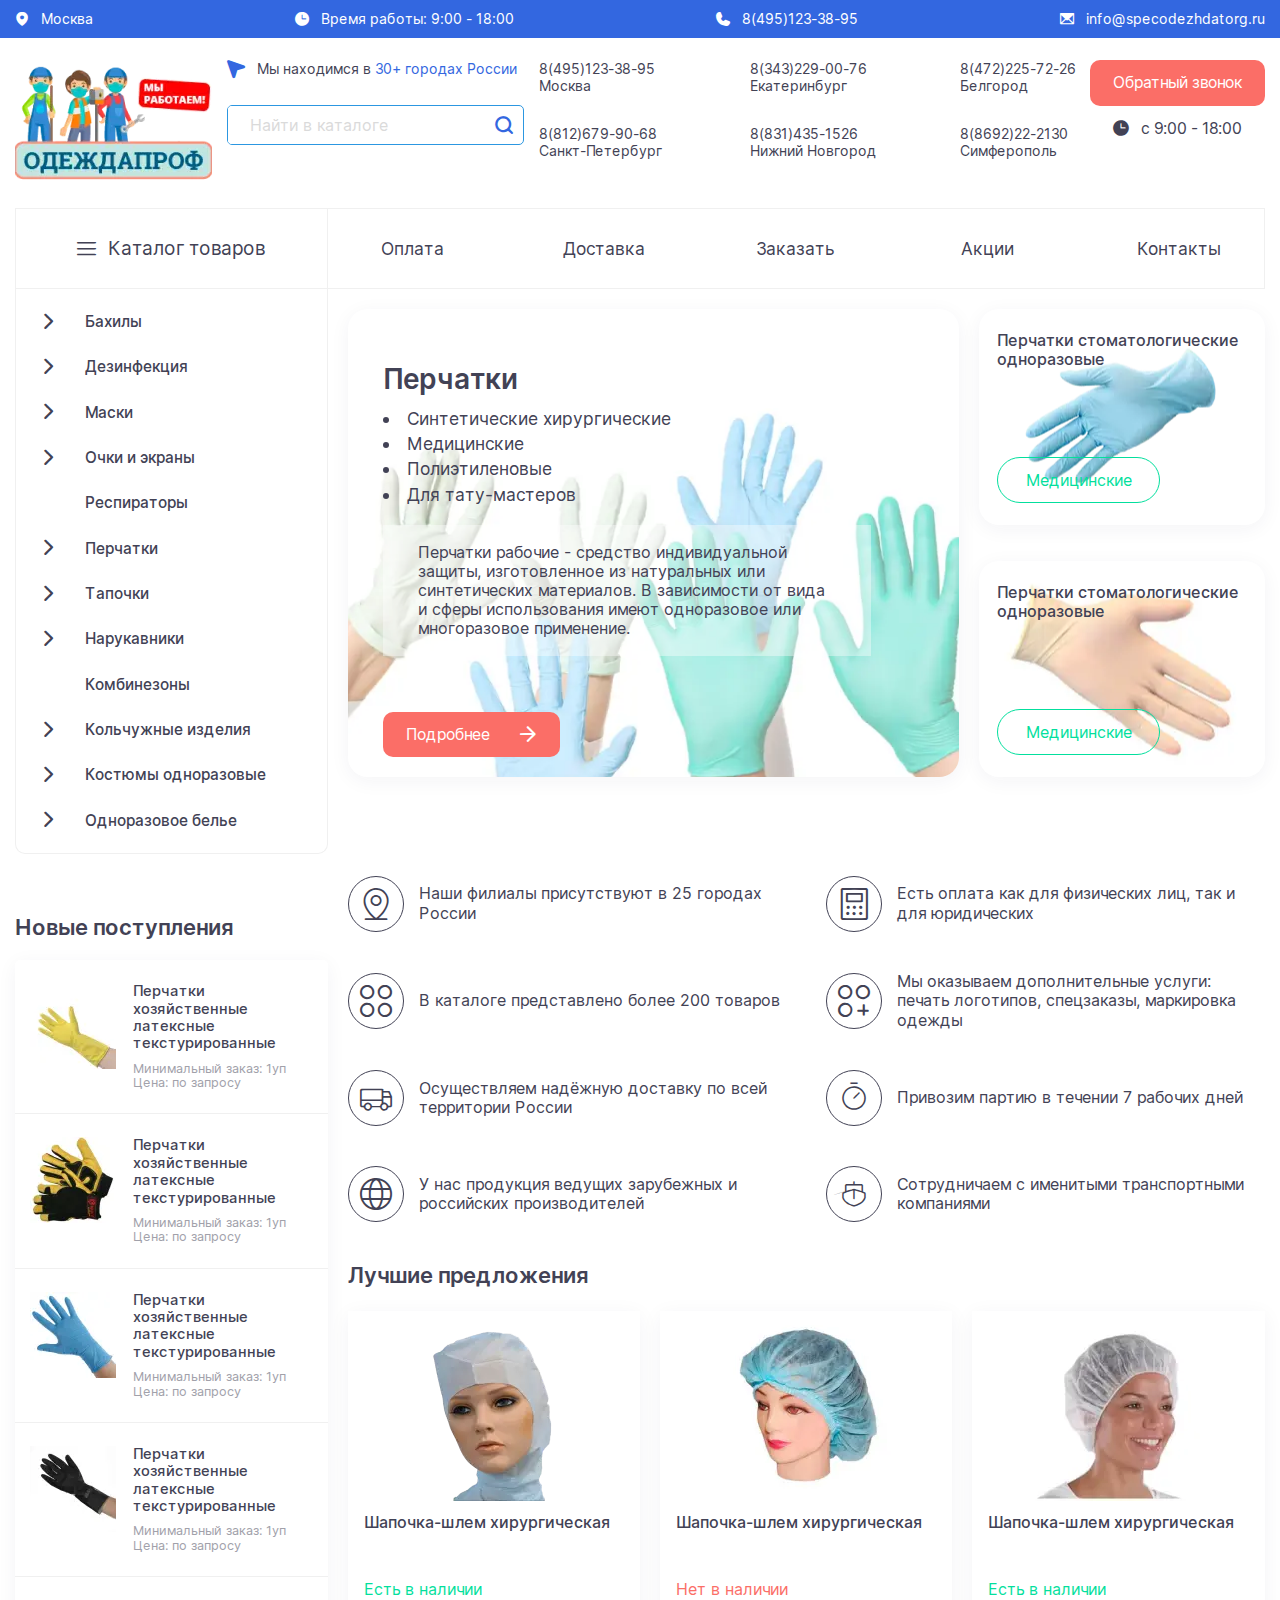
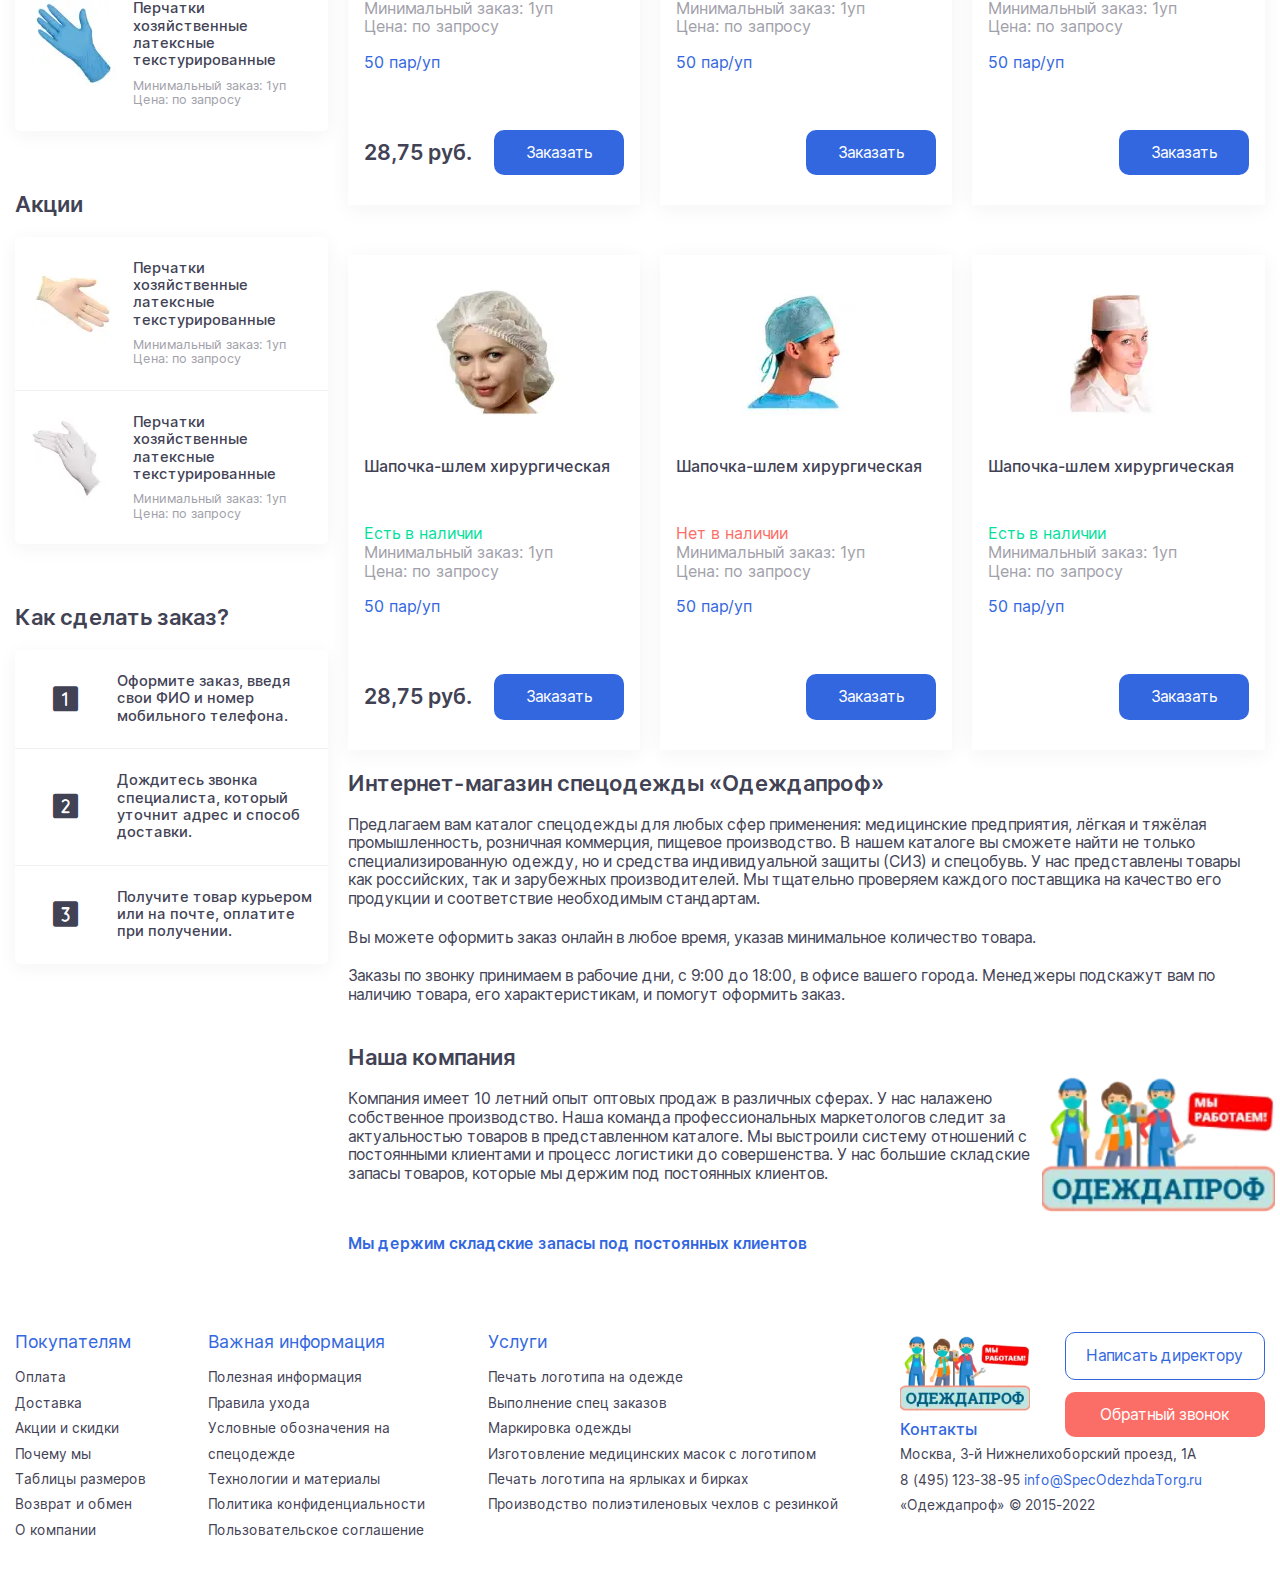
<file: index.html>
<!DOCTYPE html>
<html lang="ru">

<head>
	<title>Главная</title>
	<meta charset="UTF-8">
	<meta name="format-detection" content="telephone=no">
	<link rel="stylesheet" href="css/style.min.css?_v=20220605190946">
	<meta name="viewport" content="width=device-width, initial-scale=1.0">
</head>

<body>
	<div class="wrapper">
		<header class="header">
			<div class="header__top">
				<div class="header__container">
					<a href="#" class="header__loc" data-popup="#citiesModal">
						<i class="_icon-marker"></i>
						<span>Москва</span>
					</a>
					<div class="header__time">
						<i class="_icon-clock"></i>
						<span>Время работы: 9:00 - 18:00</span>
					</div>
					<a href="tel:84951233895" class="header__phone">
						<i class="_icon-phone"></i>
						<span>8(495)123-38-95</span>
					</a>
					<a href="mailto: info@specodezhdatorg.ru" class="header__mail">
						<i class="_icon-mail"></i>
						<span>info@specodezhdatorg.ru</span>
					</a>
				</div>
			</div>
			<div class="header__container">
				<div class="header__main">
					<a href="index.html" class="header__logo">
						<picture><source srcset="img/logo.webp" type="image/webp"><img src="img/logo.png" alt="ОдеждаПроф"></picture>
					</a>
					<div class="header__search-block">
						<div class="header__cities _icon-nav">
							<p>Мы находимся в <a href="map.html">30+ городах России</a></p>
						</div>
						<form action="#" class="header__search-form">
							<input autocomplete="off" type="text" data-no-focus-classes required placeholder="Найти в каталоге" class="header__input">
							<button type="submit" class="header__button _icon-search"></button>
						</form>
					</div>
					<div class="header__links">
						<a href="tel:84951233895" class="header__city">
							<span>8(495)123-38-95</span>
							<span>Москва</span>
						</a>
						<a href="tel:83432290076" class="header__city">
							<span>8(343)229-00-76</span>
							<span>Екатеринбург</span>
						</a>
						<a href="tel:84722257226" class="header__city">
							<span>8(472)225-72-26</span>
							<span>Белгород</span>
						</a>
						<a href="tel:88126799068" class="header__city">
							<span>8(812)679-90-68</span>
							<span>Санкт-Петербург</span>
						</a>
						<a href="tel:88314351526" class="header__city">
							<span>8(831)435-1526</span>
							<span>Нижний Новгород</span>
						</a>
						<a href="tel:88692222130" class="header__city">
							<span>8(8692)22-2130</span>
							<span>Симферополь</span>
						</a>
					</div>
					<div class="header__button-block">
						<a href="#" class="header__red-btn red-btn" data-popup="#callback">
							Обратный звонок
						</a>
						<p class="header__btn-time _icon-clock">с 9:00 - 18:00</p>
					</div>
				</div>
			</div>
		</header>
		<main class="page">
			<div class="container">
				<div class="row">
					<div class="side col-lg-3">
						<div class="side__menu" data-spollers>
							<a class="side__title side-spoiler-link _icon-menu" data-spoller href="#">
								<span>Каталог товаров</span>
							</a>
							<div class="side__collapse">
								<nav class="side__nav">
									<ul class="side__main-ul">
										<li class="side__main-li"><a href="catalog.html" class="side__arrow-link"><span>Бахилы</span></a></li>
										<li class="side__main-li"><a href="catalog.html" class="side__arrow-link"><span>Дезинфекция</span></a>
										</li>
										<li class="side__main-li"><a href="catalog.html" class="side__arrow-link"><span>Маски</span></a></li>
										<li class="side__main-li"><a href="catalog.html" class="side__arrow-link"><span>Очки и
													экраны</span></a></li>
										<li class="side__main-li"><a href="catalog.html"><span>Респираторы</span></a>
										</li>
										<li class="side__main-li"><a href="catalog.html" class="side__arrow-link"><span>Перчатки</span></a>
										</li>
										<li class="side__main-li"><a href="catalog.html" class="side__arrow-link"><span>Тапочки</span></a></li>
										<li class="side__main-li"><a href="catalog.html" class="side__arrow-link"><span>Нарукавники</span></a>
										</li>
										<li class="side__main-li"><a href="catalog.html"><span>Комбинезоны</span></a>
										</li>
										<li class="side__main-li">
											<a href="catalog.html" class="side__arrow-link"><span>Кольчужные
													изделия</span></a>
											<ul class="side__subul">
												<li class="side__subli"><a href="catalog.html">Фартуки колючужные</a></li>
												<li class="side__subli"><a href="catalog.html">Перчатки кольчужные</a></li>
												<li class="side__subli"><a href="catalog.html">Кольчужные перчатки Niroflex 2000</a>
												</li>
												<li class="side__subli"><a href="catalog.html">Кольчужные перчатки Niroflex
														EasyFit</a></li>
												<li class="side__subli"><a href="catalog.html">Кольчужные перчатки Niroflex FM+</a>
												</li>
												<li class="side__subli"><a href="catalog.html">Кольчужные перчатки Niroflex Fix</a>
												</li>
											</ul>
										</li>
										<li class="side__main-li"><a href="catalog.html" class="side__arrow-link"><span>Костюмы
													одноразовые</span></a></li>
										<li class="side__main-li"><a href="catalog.html" class="side__arrow-link"><span>Одноразовое
													белье</span></a></li>
									</ul>
								</nav>
							</div>
						</div>
						<div class="side__other other-side">
							<div class="other-side__block">
								<h2 class="other-side__title title">
									Новые поступления
								</h2>
								<div class="other-side__main">
									<div class="other-side__main-block">
										<a href="#" class="other-side__img">
											<picture><source srcset="img/gloves/asideNew/1.webp" type="image/webp"><img src="img/gloves/asideNew/1.png" alt="Перчатки"></picture>
										</a>
										<div class="other-side__text-block">
											<a href="#" class="other-side__subtitle">
												Перчатки хозяйственные латексные текстурированные
											</a>
											<p class="other-side__text">
												Минимальный заказ: 1уп <br>
												Цена: по запросу
											</p>
										</div>
									</div>
									<div class="other-side__main-block">
										<a href="#" class="other-side__img">
											<picture><source srcset="img/gloves/asideNew/2.webp" type="image/webp"><img src="img/gloves/asideNew/2.png" alt="Перчатки"></picture>
										</a>
										<div class="other-side__text-block">
											<a href="#" class="other-side__subtitle">
												Перчатки хозяйственные латексные текстурированные
											</a>
											<p class="other-side__text">
												Минимальный заказ: 1уп <br>
												Цена: по запросу
											</p>
										</div>
									</div>
									<div class="other-side__main-block">
										<a href="#" class="other-side__img">
											<picture><source srcset="img/gloves/asideNew/3.webp" type="image/webp"><img src="img/gloves/asideNew/3.png" alt="Перчатки"></picture>
										</a>
										<div class="other-side__text-block">
											<a href="#" class="other-side__subtitle">
												Перчатки хозяйственные латексные текстурированные
											</a>
											<p class="other-side__text">
												Минимальный заказ: 1уп <br>
												Цена: по запросу
											</p>
										</div>
									</div>
									<div class="other-side__main-block">
										<a href="#" class="other-side__img">
											<picture><source srcset="img/gloves/asideNew/4.webp" type="image/webp"><img src="img/gloves/asideNew/4.png" alt="Перчатки"></picture>
										</a>
										<div class="other-side__text-block">
											<a href="#" class="other-side__subtitle">
												Перчатки хозяйственные латексные текстурированные
											</a>
											<p class="other-side__text">
												Минимальный заказ: 1уп <br>
												Цена: по запросу
											</p>
										</div>
									</div>
									<div class="other-side__main-block">
										<a href="#" class="other-side__img">
											<picture><source srcset="img/gloves/asideNew/5.webp" type="image/webp"><img src="img/gloves/asideNew/5.png" alt="Перчатки"></picture>
										</a>
										<div class="other-side__text-block">
											<a href="#" class="other-side__subtitle">
												Перчатки хозяйственные латексные текстурированные
											</a>
											<p class="other-side__text">
												Минимальный заказ: 1уп <br>
												Цена: по запросу
											</p>
										</div>
									</div>
								</div>
							</div>
							<div class="other-side__block">
								<h2 class="other-side__title title">
									Акции
								</h2>
								<div class="other-side__main">
									<div class="other-side__main-block">
										<a href="@" class="other-side__img">
											<picture><source srcset="img/gloves/asideSale/1.webp" type="image/webp"><img src="img/gloves/asideSale/1.png" alt="Перчатки"></picture>
										</a>
										<div class="other-side__text-block">
											<a href="#" class="other-side__subtitle">
												Перчатки хозяйственные латексные текстурированные
											</a>
											<p class="other-side__text">
												Минимальный заказ: 1уп <br>
												Цена: по запросу
											</p>
										</div>
									</div>
									<div class="other-side__main-block">
										<a href="#" class="other-side__img">
											<picture><source srcset="img/gloves/asideSale/2.webp" type="image/webp"><img src="img/gloves/asideSale/2.png" alt="Перчатки"></picture>
										</a>
										<div class="other-side__text-block">
											<a href="#" class="other-side__subtitle">
												Перчатки хозяйственные латексные текстурированные
											</a>
											<p class="other-side__text">
												Минимальный заказ: 1уп <br>
												Цена: по запросу
											</p>
										</div>
									</div>
								</div>
							</div>
							<div class="other-side__block">
								<h2 class="other-side__title title">
									Как сделать заказ?
								</h2>
								<div class="other-side__main">
									<div class="other-side__main-block">
										<div class="other-side__img other-side__img--i">
											<i class="_icon-1"></i>
										</div>
										<div class="other-side__text-block">
											<p class="other-side__subtitle">
												Оформите заказ, введя свои ФИО и номер мобильного телефона.
											</p>
										</div>
									</div>
									<div class="other-side__main-block">
										<div class="other-side__img other-side__img--i">
											<i class="_icon-2"></i>
										</div>
										<div class="other-side__text-block">
											<p class="other-side__subtitle">
												Дождитесь звонка специалиста, который уточнит адрес и способ доставки.
											</p>
										</div>
									</div>
									<div class="other-side__main-block">
										<div class="other-side__img other-side__img--i">
											<i class="_icon-3"></i>
										</div>
										<div class="other-side__text-block">
											<p class="other-side__subtitle">
												Получите товар курьером или на почте, оплатите при получении.
											</p>
										</div>
									</div>
								</div>
							</div>
						</div>
					</div>
					<div class="main col-lg-9">
						<nav class="main__nav">
							<ul>
								<li><a href="payment.html">Оплата</a></li>
								<li><a href="delivery.html">Доставка</a></li>
								<li><a href="order.html">Заказать</a></li>
								<li><a href="action.html">Акции</a></li>
								<li><a href="map.html">Контакты</a></li>
							</ul>
						</nav>
						<div class="main__sections">
							<div class="row main-gloves">
								<div class="col-md-8 main-gloves__col-1 main-gloves__main main-gloves__block">
									<h2 class="main-gloves__title">
										Перчатки
									</h2>
									<ul class="main-gloves__ul">
										<li>Синтетические хирургические</li>
										<li>Медицинские</li>
										<li>Полиэтиленовые</li>
										<li>Для тату-мастеров</li>
									</ul>
									<div class="main-gloves__info">
										Перчатки рабочие - средство индивидуальной защиты, изготовленное из натуральных или
										синтетических материалов. В
										зависимости от вида и сферы использования имеют одноразовое или многоразовое
										применение.
									</div>
									<a href="#" class="main-gloves__red-btn red-btn _icon-full-arrow">
										Подробнее
									</a>
								</div>
								<div class="col main-gloves__col-2">
									<div class="main-gloves__block main-gloves__small main-gloves__small--1">
										<p class="main-gloves__block-title">
											Перчатки стоматологические одноразовые
										</p>
										<a href="#" class="main-gloves__green-btn green-btn">Медицинские</a>
									</div>
									<div class="main-gloves__block main-gloves__small main-gloves__small--2">
										<p class="main-gloves__block-title">
											Перчатки стоматологические одноразовые
										</p>
										<a href="#" class="main-gloves__green-btn green-btn">Медицинские</a>
									</div>
								</div>
							</div>
							<div class="advantages">
								<div class="advantages__block">
									<div class="advantages__img">
										<i class="_icon-location"></i>
									</div>
									<p class="advantages__text">
										Наши филиалы присутствуют в 25 городах России
									</p>
								</div>
								<div class="advantages__block">
									<div class="advantages__img">
										<i class="_icon-calculator"></i>
									</div>
									<p class="advantages__text">
										Есть оплата как для физических лиц, так и для юридических
									</p>
								</div>
								<div class="advantages__block">
									<div class="advantages__img">
										<i class="_icon-circles"></i>
									</div>
									<p class="advantages__text">
										В каталоге представлено более 200 товаров
									</p>
								</div>
								<div class="advantages__block">
									<div class="advantages__img">
										<i class="_icon-circles-plus"></i>
									</div>
									<p class="advantages__text">
										Мы оказываем дополнительные услуги: печать логотипов, спецзаказы, маркировка одежды
									</p>
								</div>
								<div class="advantages__block">
									<div class="advantages__img">
										<i class="_icon-truck"></i>
									</div>
									<p class="advantages__text">
										Осуществляем надёжную доставку по всей территории России
									</p>
								</div>
								<div class="advantages__block">
									<div class="advantages__img">
										<i class="_icon-timer"></i>
									</div>
									<p class="advantages__text">
										Привозим партию в течении 7 рабочих дней
									</p>
								</div>
								<div class="advantages__block">
									<div class="advantages__img">
										<i class="_icon-globe"></i>
									</div>
									<p class="advantages__text">
										У нас продукция ведущих зарубежных и российских производителей
									</p>
								</div>
								<div class="advantages__block">
									<div class="advantages__img">
										<i class="_icon-boat"></i>
									</div>
									<p class="advantages__text">
										Сотрудничаем с именитыми транспортными компаниями
									</p>
								</div>
							</div>
							<div class="best">
								<h2 class="best__title title">Лучшие предложения</h2>
								<div class="row">
									<div class="best__card card col-xl-4 col-md-6">
										<div class="card__wrapper">
											<div class="card__top">
												<a href="#" class="card__img">
													<picture><source srcset="img/cards/hats/1.webp" type="image/webp"><img src="img/cards/hats/1.png" alt="Шапочка"></picture>
												</a>
												<a href="#" class="card__title">
													Шапочка-шлем хирургическая
												</a>
												<p class="card__stock card__stock--yes">
													Есть в наличии
												</p>
												<p class="card__text">
													Минимальный заказ: 1уп <br>
													Цена: по запросу
												</p>
												<p class="card__pairs">
													50 пар/уп
												</p>
											</div>
											<div class="card__bottom">
												<p class="card__price">
													28,75 руб.
												</p>
												<a href="#" class="card__btn blue-btn">
													Заказать
												</a>
											</div>
										</div>
									</div>
									<div class="best__card card col-xl-4 col-md-6">
										<div class="card__wrapper">
											<div class="card__top">
												<a href="#" class="card__img">
													<picture><source srcset="img/cards/hats/2.webp" type="image/webp"><img src="img/cards/hats/2.png" alt="Шапочка"></picture>
												</a>
												<a href="#" class="card__title">
													Шапочка-шлем хирургическая
												</a>
												<p class="card__stock card__stock--no">
													Нет в наличии
												</p>
												<p class="card__text">
													Минимальный заказ: 1уп <br>
													Цена: по запросу
												</p>
												<p class="card__pairs">
													50 пар/уп
												</p>
											</div>
											<div class="card__bottom">
												<a href="#" class="card__btn blue-btn">
													Заказать
												</a>
											</div>
										</div>

									</div>
									<div class="best__card card col-xl-4 col-md-6">
										<div class="card__wrapper">
											<div class="card__top">
												<a href="#" class="card__img">
													<picture><source srcset="img/cards/hats/3.webp" type="image/webp"><img src="img/cards/hats/3.png" alt="Шапочка"></picture>
												</a>
												<a href="#" class="card__title">
													Шапочка-шлем хирургическая
												</a>
												<p class="card__stock card__stock--yes">
													Есть в наличии
												</p>
												<p class="card__text">
													Минимальный заказ: 1уп <br>
													Цена: по запросу
												</p>
												<p class="card__pairs">
													50 пар/уп
												</p>
											</div>
											<div class="card__bottom">
												<a href="#" class="card__btn blue-btn">
													Заказать
												</a>
											</div>
										</div>

									</div>
									<div class="best__card card col-xl-4 col-md-6">
										<div class="card__wrapper">
											<div class="card__top">
												<a href="#" class="card__img">
													<picture><source srcset="img/cards/hats/4.webp" type="image/webp"><img src="img/cards/hats/4.png" alt="Шапочка"></picture>
												</a>
												<a href="#" class="card__title">
													Шапочка-шлем хирургическая
												</a>
												<p class="card__stock card__stock--yes">
													Есть в наличии
												</p>
												<p class="card__text">
													Минимальный заказ: 1уп <br>
													Цена: по запросу
												</p>
												<p class="card__pairs">
													50 пар/уп
												</p>
											</div>
											<div class="card__bottom">
												<p class="card__price">
													28,75 руб.
												</p>
												<a href="#" class="card__btn blue-btn">
													Заказать
												</a>
											</div>
										</div>
									</div>
									<div class="best__card card col-xl-4 col-md-6">
										<div class="card__wrapper">
											<div class="card__top">
												<a href="#" class="card__img">
													<picture><source srcset="img/cards/hats/5.webp" type="image/webp"><img src="img/cards/hats/5.png" alt="Шапочка"></picture>
												</a>
												<a href="#" class="card__title">
													Шапочка-шлем хирургическая
												</a>
												<p class="card__stock card__stock--no">
													Нет в наличии
												</p>
												<p class="card__text">
													Минимальный заказ: 1уп <br>
													Цена: по запросу
												</p>
												<p class="card__pairs">
													50 пар/уп
												</p>
											</div>
											<div class="card__bottom">
												<a href="#" class="card__btn blue-btn">
													Заказать
												</a>
											</div>
										</div>

									</div>
									<div class="best__card card col-xl-4 col-md-6">
										<div class="card__wrapper">
											<div class="card__top">
												<a href="#" class="card__img">
													<picture><source srcset="img/cards/hats/6.webp" type="image/webp"><img src="img/cards/hats/6.png" alt="Шапочка"></picture>
												</a>
												<a href="#" class="card__title">
													Шапочка-шлем хирургическая
												</a>
												<p class="card__stock card__stock--yes">
													Есть в наличии
												</p>
												<p class="card__text">
													Минимальный заказ: 1уп <br>
													Цена: по запросу
												</p>
												<p class="card__pairs">
													50 пар/уп
												</p>
											</div>
											<div class="card__bottom">
												<a href="#" class="card__btn blue-btn">
													Заказать
												</a>
											</div>
										</div>

									</div>
								</div>
							</div>
							<div class="info">
								<div class="info__block">
									<h2 class="info__title title">Интернет-магазин спецодежды «Одеждапроф»</h2>
									<div class="info__text">
										<p>
											Предлагаем вам каталог спецодежды для любых сфер применения: медицинские предприятия,
											лёгкая и тяжёлая промышленность,
											розничная коммерция, пищевое производство. В нашем каталоге вы сможете найти не только
											специализированную одежду, но и
											средства индивидуальной защиты (СИЗ) и спецобувь. У нас представлены товары как
											российских, так и зарубежных
											производителей. Мы тщательно проверяем каждого поставщика на качество его продукции и
											соответствие необходимым
											стандартам.
										</p>
										<p>
											Вы можете оформить заказ онлайн в любое время, указав минимальное количество товара.
										</p>
										<p>
											Заказы по звонку принимаем в рабочие дни, с 9:00 до 18:00, в офисе вашего города.
											Менеджеры подскажут вам по наличию
											товара, его характеристикам, и помогут оформить заказ.
										</p>
									</div>
								</div>
								<div class="info__block">
									<h2 class="info__title title">Наша компания</h2>
									<div class="info__text info__text-img">
										<p>Компания имеет 10 летний опыт оптовых продаж в различных сферах. У нас налажено
											собственное производство. Наша команда
											профессиональных маркетологов следит за актуальностью товаров в представленном
											каталоге. Мы выстроили систему отношений
											с постоянными клиентами и процесс логистики до совершенства. У нас большие складские
											запасы товаров, которые мы держим
											под постоянных клиентов.</p>
										<picture><source srcset="img/logo.webp" type="image/webp"><img src="img/logo.png" class="info__img" alt="Логотип"></picture>
									</div>
									<a href="#" class="info__link">Мы держим складские запасы под постоянных клиентов </a>
								</div>
							</div>
						</div>
					</div>
				</div>
			</div>
		</main>
		<div id="citiesModal" aria-hidden="true" class="popup modal-cities">
			<div class="popup__wrapper modal-cities__wrapper">
				<div class="popup__content modal-cities__content">
					<button data-close type="button" class="modal-cities__close _icon-cross"></button>
					<div class="modal-cities__text">
						<div class="modal-cities__main">
							<a href="tel:88512442580" class="modal-cities__link">
								<span>8 (851) 244-25-80</span>
								<span>Астрахань</span>
							</a>
							<a href="tel:83852556436" class="modal-cities__link">
								<span>8 (385) 255-64-36</span>
								<span>Барнаул</span>
							</a>
							<a href="tel:84832770259" class="modal-cities__link">
								<span>8 (4832) 770-259</span>
								<span>Брянск</span>
							</a>
							<a href="tel:88442968736" class="modal-cities__link">
								<span>8 (844) 296-8736</span>
								<span>Волгоград</span>
							</a>
							<a href="tel:84732106454" class="modal-cities__link">
								<span>8 (473) 210-64-54</span>
								<span>Воронеж</span>
							</a>
							<a href="tel:83952436740" class="modal-cities__link">
								<span>8 (395) 243-6740</span>
								<span>Иркутск</span>
							</a>
							<a href="tel:88435282720" class="modal-cities__link">
								<span>8 (843) 528-27-20</span>
								<span>Казань</span>
							</a>
							<a href="tel:83842780832" class="modal-cities__link">
								<span>8 (384) 278-08-32</span>
								<span>Кемерово</span>
							</a>
							<a href="tel:84986819830" class="modal-cities__link">
								<span>8 (498) 681-9830</span>
								<span>Королев</span>
							</a>
							<a href="tel:88619914370" class="modal-cities__link">
								<span>8 (861) 991-43-70</span>
								<span>Краснодар</span>
							</a>
							<a href="tel:83912347031" class="modal-cities__link">
								<span>8 (391) 234-70-31</span>
								<span>Красноярск</span>
							</a>
							<a href="tel:84712540652" class="modal-cities__link">
								<span>8 (4712) 540-652</span>
								<span>Курск</span>
							</a>
							<a href="tel:84742370224" class="modal-cities__link">
								<span>8 (4742) 370-224</span>
								<span>Липецк</span>
							</a>
							<a href="tel:84986815810" class="modal-cities__link">
								<span>8 (498) 681-5810</span>
								<span>Люберцы</span>
							</a>
							<a href="tel:84986829027" class="modal-cities__link">
								<span>8 (498) 682-9027</span>
								<span>Мытищи</span>
							</a>
							<a href="tel:83843328657" class="modal-cities__link">
								<span>8 (384) 332-86-57</span>
								<span>Новокузнецк</span>
							</a>
							<a href="tel:83833049546" class="modal-cities__link">
								<span>8 (383) 304-9546</span>
								<span>Новосибирск</span>
							</a>
							<a href="tel:83843328657" class="modal-cities__link">
								<span>8 (384) 332-86-57</span>
								<span>Новокузнецк</span>
							</a>
							<a href="tel:88632850699" class="modal-cities__link">
								<span>8 (863) 285-06-99</span>
								<span>Ростов-на-Дону</span>
							</a>
							<a href="tel:84912559921" class="modal-cities__link">
								<span>8 (4912) 559-921</span>
								<span>Рязань</span>
							</a>
							<a href="tel:83812790119" class="modal-cities__link">
								<span>8 (381) 279-0119</span>
								<span>Омск</span>
							</a>
							<a href="tel:88452694250" class="modal-cities__link">
								<span>8 (8452) 694-250</span>
								<span>Саратов</span>
							</a>
							<a href="tel:88692222130" class="modal-cities__link">
								<span>8 (8692) 22-2130</span>
								<span>Севастополь</span>
							</a>
							<a href="tel:88469578370" class="modal-cities__link">
								<span>8 (846) 957-83-70</span>
								<span>Самара</span>
							</a>
							<a href="tel:88652257393" class="modal-cities__link">
								<span>8 (8652) 257-393</span>
								<span>Ставрополь</span>
							</a>
							<a href="tel:83822609452" class="modal-cities__link">
								<span>8 (382) 260-94-52</span>
								<span>Томск</span>
							</a>
							<a href="tel:88624440681" class="modal-cities__link">
								<span>8 (862) 444-06-81</span>
								<span>Сочи</span>
							</a>
							<a href="tel:83512149868" class="modal-cities__link">
								<span>8 (351) 214-98-68</span>
								<span>Челябинск</span>
							</a>
							<a href="tel:83472249256" class="modal-cities__link">
								<span>8 (347) 224-92-56</span>
								<span>Уфа</span>
							</a>
							<a href="tel:84872770439" class="modal-cities__link">
								<span>8 (4872) 770-439</span>
								<span>Тула</span>
							</a>
						</div>
					</div>
				</div>
			</div>
		</div>

		<div id="callback" aria-hidden="true" class="popup callback">
			<div class="popup__wrapper callback__wrapper">
				<div class="popup__content callback__content">
					<button data-close type="button" class="callback__close _icon-cross"></button>
					<div class="callback__text">
						<p class="callback__title">
							Форма обратной связи
						</p>
						<form action="#" class="callback__form">
							<div class="callback__form-block">
								<select class="callback__select" data-scroll>
									<option value="" selected>Ближайший филиал</option>
									<option value="Москва">Москва</option>
									<option value="СПБ">СПБ</option>
									<option value="Волгоград">Волгоград</option>
									<option value="Москва">Москва</option>
									<option value="СПБ">СПБ</option>
									<option value="Волгоград">Волгоград</option>
									<option value="Москва">Москва</option>
									<option value="СПБ">СПБ</option>
									<option value="Волгоград">Волгоград</option>
									<option value="Москва">Москва</option>
									<option value="СПБ">СПБ</option>
									<option value="Волгоград">Волгоград</option>
									<option value="Москва">Москва</option>
									<option value="СПБ">СПБ</option>
									<option value="Волгоград">Волгоград</option>
								</select>
								<div class="callback__check"></div>
							</div>
							<div class="callback__form-block">
								<input autocomplete="off" type="text" required data-validate data-error="Введите ФИО" placeholder="ФИО" class="callback__input">
								<div class="callback__check"></div>
							</div>
							<div class="callback__form-block">
								<input autocomplete="off" type="tel" data-placeholder-nohide data-validate data-required data-error="Минимум 11 символов" pattern="\+7\s?[\(]{0,1}9[0-9]{2}[\)]{0,1}\s?\d{3}[-]{0,1}\d{2}[-]{0,1}\d{2}" value="+7(___)___-__-__" placeholder="+7(___)___-__-__" class="callback__input callback__phone">
								<div class="callback__check"></div>
							</div>
							<div class="callback__form-text">
								<p>Предоставив свои данные, Вы соглашаетесь <br> с <a href="#">Политикой конфиденциальности</a></p>
							</div>
							<button type="submit" class="callback__btn blue-btn">Отправить</button>
						</form>
					</div>
				</div>
			</div>
		</div>
		<footer class="footer">
			<div class="footer__container">
				<div class="footer__block">
					<p class="footer__title">Покупателям</p>
					<ul class="footer__ul">
						<li class="footer__li"><a href="#">Оплата</a></li>
						<li class="footer__li"><a href="#">Доставка</a></li>
						<li class="footer__li"><a href="#">Акции и скидки</a></li>
						<li class="footer__li"><a href="#">Почему мы</a></li>
						<li class="footer__li"><a href="#">Таблицы размеров</a></li>
						<li class="footer__li"><a href="#">Возврат и обмен</a></li>
						<li class="footer__li"><a href="#">О компании</a></li>
					</ul>
				</div>
				<div class="footer__block">
					<p class="footer__title">Важная информация</p>
					<ul class="footer__ul">
						<li class="footer__li"><a href="information.html">Полезная информация</a></li>
						<li class="footer__li"><a href="rules.html">Правила ухода</a></li>
						<li class="footer__li"><a href="designations.html">Условные обозначения на <br> спецодежде</a></li>
						<li class="footer__li"><a href="tech.html">Технологии и материалы</a></li>
						<li class="footer__li"><a href="#">Политика конфиденциальности</a></li>
						<li class="footer__li"><a href="#">Пользовательское соглашение</a></li>
					</ul>
				</div>
				<div class="footer__block">
					<p class="footer__title">Услуги</p>
					<ul class="footer__ul">
						<li class="footer__li"><a href="#">Печать логотипа на одежде</a></li>
						<li class="footer__li"><a href="#">Выполнение спец заказов</a></li>
						<li class="footer__li"><a href="#">Маркировка одежды</a></li>
						<li class="footer__li"><a href="#">Изготовление медицинских масок с логотипом</a></li>
						<li class="footer__li"><a href="#">Печать логотипа на ярлыках и бирках</a></li>
						<li class="footer__li"><a href="#">Производство полиэтиленовых чехлов с резинкой</a></li>
					</ul>
				</div>
				<div class="footer__block">
					<div class="footer__top">
						<div class="footer__left">
							<a href="index.html" class="footer__img">
								<picture><source srcset="img/logo.webp" type="image/webp"><img src="img/logo.png" alt="Логотип"></picture>
							</a>
							<p class="footer__subtitle">Контакты</p>
						</div>
						<div class="footer__right">
							<a href="#" class="footer__blue-btn blue-btn blue-btn--white">Написать директору</a>
							<a href="#" class="footer__red-btn red-btn" data-popup="#callback">Обратный звонок</a>
						</div>
					</div>
					<div class="footer__bottom">
						<p>
							Москва, 3-й Нижнелихоборский проезд, 1А
						</p>
						<p>
							<a href="tel:84951233895">8 (495) 123-38-95</a>
							<a href="mailto:info@SpecOdezhdaTorg.ru" class="footer__mail">info@SpecOdezhdaTorg.ru</a>
						</p>
						<p>
							«Одеждапроф» © 2015-2022
						</p>
					</div>
				</div>
			</div>
		</footer>
	</div>
	<script src="js/app.min.js?_v=20220605190946"></script>
</body>

</html>
</file>
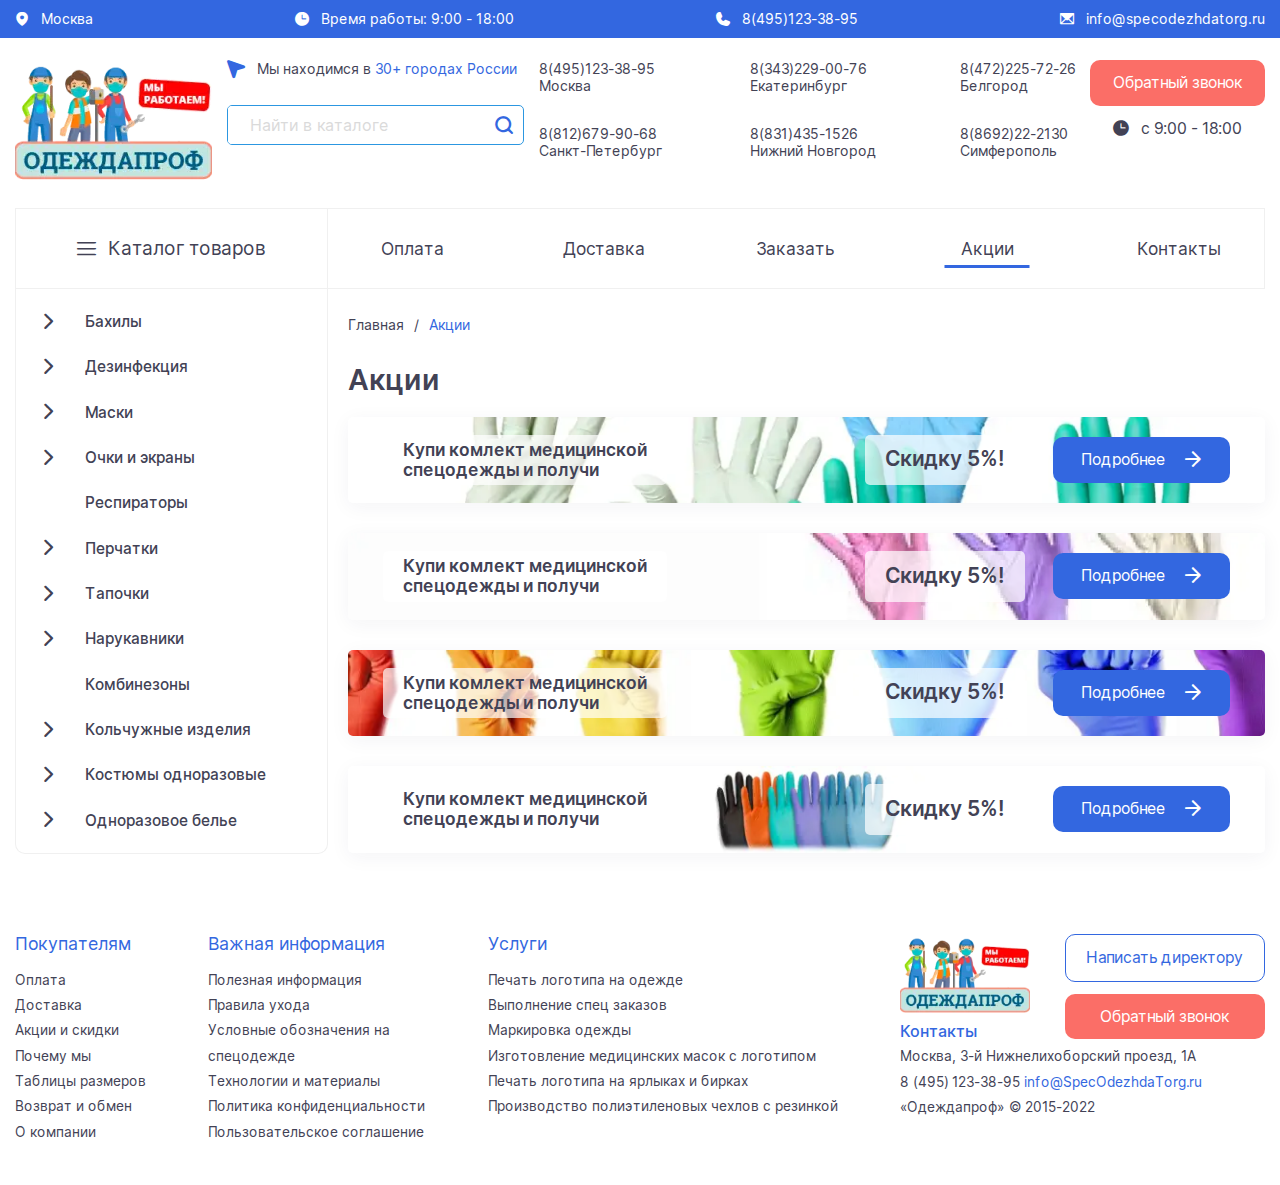
<file: action.html>
<!DOCTYPE html>
<html lang="ru">

<head>
	<title>Акции</title>
	<meta charset="UTF-8">
	<meta name="format-detection" content="telephone=no">
	<link rel="stylesheet" href="css/style.min.css?_v=20220605190946">
	<meta name="viewport" content="width=device-width, initial-scale=1.0">
</head>

<body>
	<div class="wrapper">
		<header class="header">
			<div class="header__top">
				<div class="header__container">
					<a href="#" class="header__loc" data-popup="#citiesModal">
						<i class="_icon-marker"></i>
						<span>Москва</span>
					</a>
					<div class="header__time">
						<i class="_icon-clock"></i>
						<span>Время работы: 9:00 - 18:00</span>
					</div>
					<a href="tel:84951233895" class="header__phone">
						<i class="_icon-phone"></i>
						<span>8(495)123-38-95</span>
					</a>
					<a href="mailto: info@specodezhdatorg.ru" class="header__mail">
						<i class="_icon-mail"></i>
						<span>info@specodezhdatorg.ru</span>
					</a>
				</div>
			</div>
			<div class="header__container">
				<div class="header__main">
					<a href="index.html" class="header__logo">
						<picture><source srcset="img/logo.webp" type="image/webp"><img src="img/logo.png" alt="ОдеждаПроф"></picture>
					</a>
					<div class="header__search-block">
						<div class="header__cities _icon-nav">
							<p>Мы находимся в <a href="map.html">30+ городах России</a></p>
						</div>
						<form action="#" class="header__search-form">
							<input autocomplete="off" type="text" data-no-focus-classes required placeholder="Найти в каталоге" class="header__input">
							<button type="submit" class="header__button _icon-search"></button>
						</form>
					</div>
					<div class="header__links">
						<a href="tel:84951233895" class="header__city">
							<span>8(495)123-38-95</span>
							<span>Москва</span>
						</a>
						<a href="tel:83432290076" class="header__city">
							<span>8(343)229-00-76</span>
							<span>Екатеринбург</span>
						</a>
						<a href="tel:84722257226" class="header__city">
							<span>8(472)225-72-26</span>
							<span>Белгород</span>
						</a>
						<a href="tel:88126799068" class="header__city">
							<span>8(812)679-90-68</span>
							<span>Санкт-Петербург</span>
						</a>
						<a href="tel:88314351526" class="header__city">
							<span>8(831)435-1526</span>
							<span>Нижний Новгород</span>
						</a>
						<a href="tel:88692222130" class="header__city">
							<span>8(8692)22-2130</span>
							<span>Симферополь</span>
						</a>
					</div>
					<div class="header__button-block">
						<a href="#" class="header__red-btn red-btn" data-popup="#callback">
							Обратный звонок
						</a>
						<p class="header__btn-time _icon-clock">с 9:00 - 18:00</p>
					</div>
				</div>
			</div>
		</header>
		<main class="page">
			<div class="container">
				<div class="row">
					<div class="side col-lg-3">
						<div class="side__menu" data-spollers>
							<a class="side__title side-spoiler-link _icon-menu" data-spoller href="#">
								<span>Каталог товаров</span>
							</a>
							<div class="side__collapse">
								<nav class="side__nav">
									<ul class="side__main-ul">
										<li class="side__main-li"><a href="catalog.html" class="side__arrow-link"><span>Бахилы</span></a></li>
										<li class="side__main-li"><a href="catalog.html" class="side__arrow-link"><span>Дезинфекция</span></a>
										</li>
										<li class="side__main-li"><a href="catalog.html" class="side__arrow-link"><span>Маски</span></a></li>
										<li class="side__main-li"><a href="catalog.html" class="side__arrow-link"><span>Очки и
													экраны</span></a></li>
										<li class="side__main-li"><a href="catalog.html"><span>Респираторы</span></a>
										</li>
										<li class="side__main-li"><a href="catalog.html" class="side__arrow-link"><span>Перчатки</span></a>
										</li>
										<li class="side__main-li"><a href="catalog.html" class="side__arrow-link"><span>Тапочки</span></a></li>
										<li class="side__main-li"><a href="catalog.html" class="side__arrow-link"><span>Нарукавники</span></a>
										</li>
										<li class="side__main-li"><a href="catalog.html"><span>Комбинезоны</span></a>
										</li>
										<li class="side__main-li">
											<a href="catalog.html" class="side__arrow-link"><span>Кольчужные
													изделия</span></a>
											<ul class="side__subul">
												<li class="side__subli"><a href="catalog.html">Фартуки колючужные</a></li>
												<li class="side__subli"><a href="catalog.html">Перчатки кольчужные</a></li>
												<li class="side__subli"><a href="catalog.html">Кольчужные перчатки Niroflex 2000</a>
												</li>
												<li class="side__subli"><a href="catalog.html">Кольчужные перчатки Niroflex
														EasyFit</a></li>
												<li class="side__subli"><a href="catalog.html">Кольчужные перчатки Niroflex FM+</a>
												</li>
												<li class="side__subli"><a href="catalog.html">Кольчужные перчатки Niroflex Fix</a>
												</li>
											</ul>
										</li>
										<li class="side__main-li"><a href="catalog.html" class="side__arrow-link"><span>Костюмы
													одноразовые</span></a></li>
										<li class="side__main-li"><a href="catalog.html" class="side__arrow-link"><span>Одноразовое
													белье</span></a></li>
									</ul>
								</nav>
							</div>
						</div>
					</div>
					<div class="main col-lg-9">
						<nav class="main__nav">
							<ul>
								<li><a href="payment.html">Оплата</a></li>
								<li><a href="delivery.html">Доставка</a></li>
								<li><a href="order.html">Заказать</a></li>
								<li><a href="action.html" class="current">Акции</a></li>
								<li><a href="map.html">Контакты</a></li>
							</ul>
						</nav>
						<div class="main__sections">
							<div class="breadcrumbs">
								<nav class="breadcrumbs__nav">
									<ul>
										<li class="breadcrumbs__li"><a href="index.html">Главная</a></li>
										<li class="breadcrumbs__li">
											Акции
										</li>
									</ul>
								</nav>
							</div>
							<div class="info-tab">
								<h1 class="info-tab__title">Акции</h1>
								<div class="info-tab__main">
									<div class="info-tab__action-wrapper info-tab__action-wrapper--1">
										<div class="info-tab__action-left">
											<p class="info-tab__action-text">
												<span class="info-tab__action-span">Купи комлект медицинской <br> спецодежды и
													получи</span>
											</p>
											<p class="info-tab__action-text info-tab__action-sale">
												<span class="info-tab__action-span">Скидку 5%!</span>
											</p>
										</div>
										<div class="info-tab__action-btn-block">
											<a href="#" class="info-tab__action-blu-btn blue-btn _icon-full-arrow">Подробнее</a>
										</div>
									</div>
									<div class="info-tab__action-wrapper info-tab__action-wrapper--2">
										<div class="info-tab__action-left">
											<p class="info-tab__action-text">
												<span class="info-tab__action-span">Купи комлект медицинской <br> спецодежды и
													получи</span>
											</p>
											<p class="info-tab__action-text info-tab__action-sale">
												<span class="info-tab__action-span">Скидку 5%!</span>
											</p>
										</div>
										<div class="info-tab__action-btn-block">
											<a href="#" class="info-tab__action-blu-btn blue-btn _icon-full-arrow">Подробнее</a>
										</div>
									</div>
									<div class="info-tab__action-wrapper info-tab__action-wrapper--3">
										<div class="info-tab__action-left">
											<p class="info-tab__action-text">
												<span class="info-tab__action-span">Купи комлект медицинской <br> спецодежды и
													получи</span>
											</p>
											<p class="info-tab__action-text info-tab__action-sale">
												<span class="info-tab__action-span">Скидку 5%!</span>
											</p>
										</div>
										<div class="info-tab__action-btn-block">
											<a href="#" class="info-tab__action-blu-btn blue-btn _icon-full-arrow">Подробнее</a>
										</div>
									</div>
									<div class="info-tab__action-wrapper info-tab__action-wrapper--4">
										<div class="info-tab__action-left">
											<p class="info-tab__action-text">
												<span class="info-tab__action-span">Купи комлект медицинской <br> спецодежды и
													получи</span>
											</p>
											<p class="info-tab__action-text info-tab__action-sale">
												<span class="info-tab__action-span">Скидку 5%!</span>
											</p>
										</div>
										<div class="info-tab__action-btn-block">
											<a href="#" class="info-tab__action-blu-btn blue-btn _icon-full-arrow">Подробнее</a>
										</div>
									</div>
								</div>
							</div>
						</div>
					</div>
				</div>
			</div>
		</main>
		<div id="citiesModal" aria-hidden="true" class="popup modal-cities">
			<div class="popup__wrapper modal-cities__wrapper">
				<div class="popup__content modal-cities__content">
					<button data-close type="button" class="modal-cities__close _icon-cross"></button>
					<div class="modal-cities__text">
						<div class="modal-cities__main">
							<a href="tel:88512442580" class="modal-cities__link">
								<span>8 (851) 244-25-80</span>
								<span>Астрахань</span>
							</a>
							<a href="tel:83852556436" class="modal-cities__link">
								<span>8 (385) 255-64-36</span>
								<span>Барнаул</span>
							</a>
							<a href="tel:84832770259" class="modal-cities__link">
								<span>8 (4832) 770-259</span>
								<span>Брянск</span>
							</a>
							<a href="tel:88442968736" class="modal-cities__link">
								<span>8 (844) 296-8736</span>
								<span>Волгоград</span>
							</a>
							<a href="tel:84732106454" class="modal-cities__link">
								<span>8 (473) 210-64-54</span>
								<span>Воронеж</span>
							</a>
							<a href="tel:83952436740" class="modal-cities__link">
								<span>8 (395) 243-6740</span>
								<span>Иркутск</span>
							</a>
							<a href="tel:88435282720" class="modal-cities__link">
								<span>8 (843) 528-27-20</span>
								<span>Казань</span>
							</a>
							<a href="tel:83842780832" class="modal-cities__link">
								<span>8 (384) 278-08-32</span>
								<span>Кемерово</span>
							</a>
							<a href="tel:84986819830" class="modal-cities__link">
								<span>8 (498) 681-9830</span>
								<span>Королев</span>
							</a>
							<a href="tel:88619914370" class="modal-cities__link">
								<span>8 (861) 991-43-70</span>
								<span>Краснодар</span>
							</a>
							<a href="tel:83912347031" class="modal-cities__link">
								<span>8 (391) 234-70-31</span>
								<span>Красноярск</span>
							</a>
							<a href="tel:84712540652" class="modal-cities__link">
								<span>8 (4712) 540-652</span>
								<span>Курск</span>
							</a>
							<a href="tel:84742370224" class="modal-cities__link">
								<span>8 (4742) 370-224</span>
								<span>Липецк</span>
							</a>
							<a href="tel:84986815810" class="modal-cities__link">
								<span>8 (498) 681-5810</span>
								<span>Люберцы</span>
							</a>
							<a href="tel:84986829027" class="modal-cities__link">
								<span>8 (498) 682-9027</span>
								<span>Мытищи</span>
							</a>
							<a href="tel:83843328657" class="modal-cities__link">
								<span>8 (384) 332-86-57</span>
								<span>Новокузнецк</span>
							</a>
							<a href="tel:83833049546" class="modal-cities__link">
								<span>8 (383) 304-9546</span>
								<span>Новосибирск</span>
							</a>
							<a href="tel:83843328657" class="modal-cities__link">
								<span>8 (384) 332-86-57</span>
								<span>Новокузнецк</span>
							</a>
							<a href="tel:88632850699" class="modal-cities__link">
								<span>8 (863) 285-06-99</span>
								<span>Ростов-на-Дону</span>
							</a>
							<a href="tel:84912559921" class="modal-cities__link">
								<span>8 (4912) 559-921</span>
								<span>Рязань</span>
							</a>
							<a href="tel:83812790119" class="modal-cities__link">
								<span>8 (381) 279-0119</span>
								<span>Омск</span>
							</a>
							<a href="tel:88452694250" class="modal-cities__link">
								<span>8 (8452) 694-250</span>
								<span>Саратов</span>
							</a>
							<a href="tel:88692222130" class="modal-cities__link">
								<span>8 (8692) 22-2130</span>
								<span>Севастополь</span>
							</a>
							<a href="tel:88469578370" class="modal-cities__link">
								<span>8 (846) 957-83-70</span>
								<span>Самара</span>
							</a>
							<a href="tel:88652257393" class="modal-cities__link">
								<span>8 (8652) 257-393</span>
								<span>Ставрополь</span>
							</a>
							<a href="tel:83822609452" class="modal-cities__link">
								<span>8 (382) 260-94-52</span>
								<span>Томск</span>
							</a>
							<a href="tel:88624440681" class="modal-cities__link">
								<span>8 (862) 444-06-81</span>
								<span>Сочи</span>
							</a>
							<a href="tel:83512149868" class="modal-cities__link">
								<span>8 (351) 214-98-68</span>
								<span>Челябинск</span>
							</a>
							<a href="tel:83472249256" class="modal-cities__link">
								<span>8 (347) 224-92-56</span>
								<span>Уфа</span>
							</a>
							<a href="tel:84872770439" class="modal-cities__link">
								<span>8 (4872) 770-439</span>
								<span>Тула</span>
							</a>
						</div>
					</div>
				</div>
			</div>
		</div>

		<div id="callback" aria-hidden="true" class="popup callback">
			<div class="popup__wrapper callback__wrapper">
				<div class="popup__content callback__content">
					<button data-close type="button" class="callback__close _icon-cross"></button>
					<div class="callback__text">
						<p class="callback__title">
							Форма обратной связи
						</p>
						<form action="#" class="callback__form">
							<div class="callback__form-block">
								<select class="callback__select" data-scroll>
									<option value="" selected>Ближайший филиал</option>
									<option value="Москва">Москва</option>
									<option value="СПБ">СПБ</option>
									<option value="Волгоград">Волгоград</option>
									<option value="Москва">Москва</option>
									<option value="СПБ">СПБ</option>
									<option value="Волгоград">Волгоград</option>
									<option value="Москва">Москва</option>
									<option value="СПБ">СПБ</option>
									<option value="Волгоград">Волгоград</option>
									<option value="Москва">Москва</option>
									<option value="СПБ">СПБ</option>
									<option value="Волгоград">Волгоград</option>
									<option value="Москва">Москва</option>
									<option value="СПБ">СПБ</option>
									<option value="Волгоград">Волгоград</option>
								</select>
								<div class="callback__check"></div>
							</div>
							<div class="callback__form-block">
								<input autocomplete="off" type="text" required data-validate data-error="Введите ФИО" placeholder="ФИО" class="callback__input">
								<div class="callback__check"></div>
							</div>
							<div class="callback__form-block">
								<input autocomplete="off" type="tel" data-placeholder-nohide data-validate data-required data-error="Минимум 11 символов" pattern="\+7\s?[\(]{0,1}9[0-9]{2}[\)]{0,1}\s?\d{3}[-]{0,1}\d{2}[-]{0,1}\d{2}" value="+7(___)___-__-__" placeholder="+7(___)___-__-__" class="callback__input callback__phone">
								<div class="callback__check"></div>
							</div>
							<div class="callback__form-text">
								<p>Предоставив свои данные, Вы соглашаетесь <br> с <a href="#">Политикой конфиденциальности</a></p>
							</div>
							<button type="submit" class="callback__btn blue-btn">Отправить</button>
						</form>
					</div>
				</div>
			</div>
		</div>
		<footer class="footer">
			<div class="footer__container">
				<div class="footer__block">
					<p class="footer__title">Покупателям</p>
					<ul class="footer__ul">
						<li class="footer__li"><a href="#">Оплата</a></li>
						<li class="footer__li"><a href="#">Доставка</a></li>
						<li class="footer__li"><a href="#">Акции и скидки</a></li>
						<li class="footer__li"><a href="#">Почему мы</a></li>
						<li class="footer__li"><a href="#">Таблицы размеров</a></li>
						<li class="footer__li"><a href="#">Возврат и обмен</a></li>
						<li class="footer__li"><a href="#">О компании</a></li>
					</ul>
				</div>
				<div class="footer__block">
					<p class="footer__title">Важная информация</p>
					<ul class="footer__ul">
						<li class="footer__li"><a href="information.html">Полезная информация</a></li>
						<li class="footer__li"><a href="rules.html">Правила ухода</a></li>
						<li class="footer__li"><a href="designations.html">Условные обозначения на <br> спецодежде</a></li>
						<li class="footer__li"><a href="tech.html">Технологии и материалы</a></li>
						<li class="footer__li"><a href="#">Политика конфиденциальности</a></li>
						<li class="footer__li"><a href="#">Пользовательское соглашение</a></li>
					</ul>
				</div>
				<div class="footer__block">
					<p class="footer__title">Услуги</p>
					<ul class="footer__ul">
						<li class="footer__li"><a href="#">Печать логотипа на одежде</a></li>
						<li class="footer__li"><a href="#">Выполнение спец заказов</a></li>
						<li class="footer__li"><a href="#">Маркировка одежды</a></li>
						<li class="footer__li"><a href="#">Изготовление медицинских масок с логотипом</a></li>
						<li class="footer__li"><a href="#">Печать логотипа на ярлыках и бирках</a></li>
						<li class="footer__li"><a href="#">Производство полиэтиленовых чехлов с резинкой</a></li>
					</ul>
				</div>
				<div class="footer__block">
					<div class="footer__top">
						<div class="footer__left">
							<a href="index.html" class="footer__img">
								<picture><source srcset="img/logo.webp" type="image/webp"><img src="img/logo.png" alt="Логотип"></picture>
							</a>
							<p class="footer__subtitle">Контакты</p>
						</div>
						<div class="footer__right">
							<a href="#" class="footer__blue-btn blue-btn blue-btn--white">Написать директору</a>
							<a href="#" class="footer__red-btn red-btn" data-popup="#callback">Обратный звонок</a>
						</div>
					</div>
					<div class="footer__bottom">
						<p>
							Москва, 3-й Нижнелихоборский проезд, 1А
						</p>
						<p>
							<a href="tel:84951233895">8 (495) 123-38-95</a>
							<a href="mailto:info@SpecOdezhdaTorg.ru" class="footer__mail">info@SpecOdezhdaTorg.ru</a>
						</p>
						<p>
							«Одеждапроф» © 2015-2022
						</p>
					</div>
				</div>
			</div>
		</footer>
	</div>
	<script src="js/app.min.js?_v=20220605190946"></script>
</body>

</html>
</file>
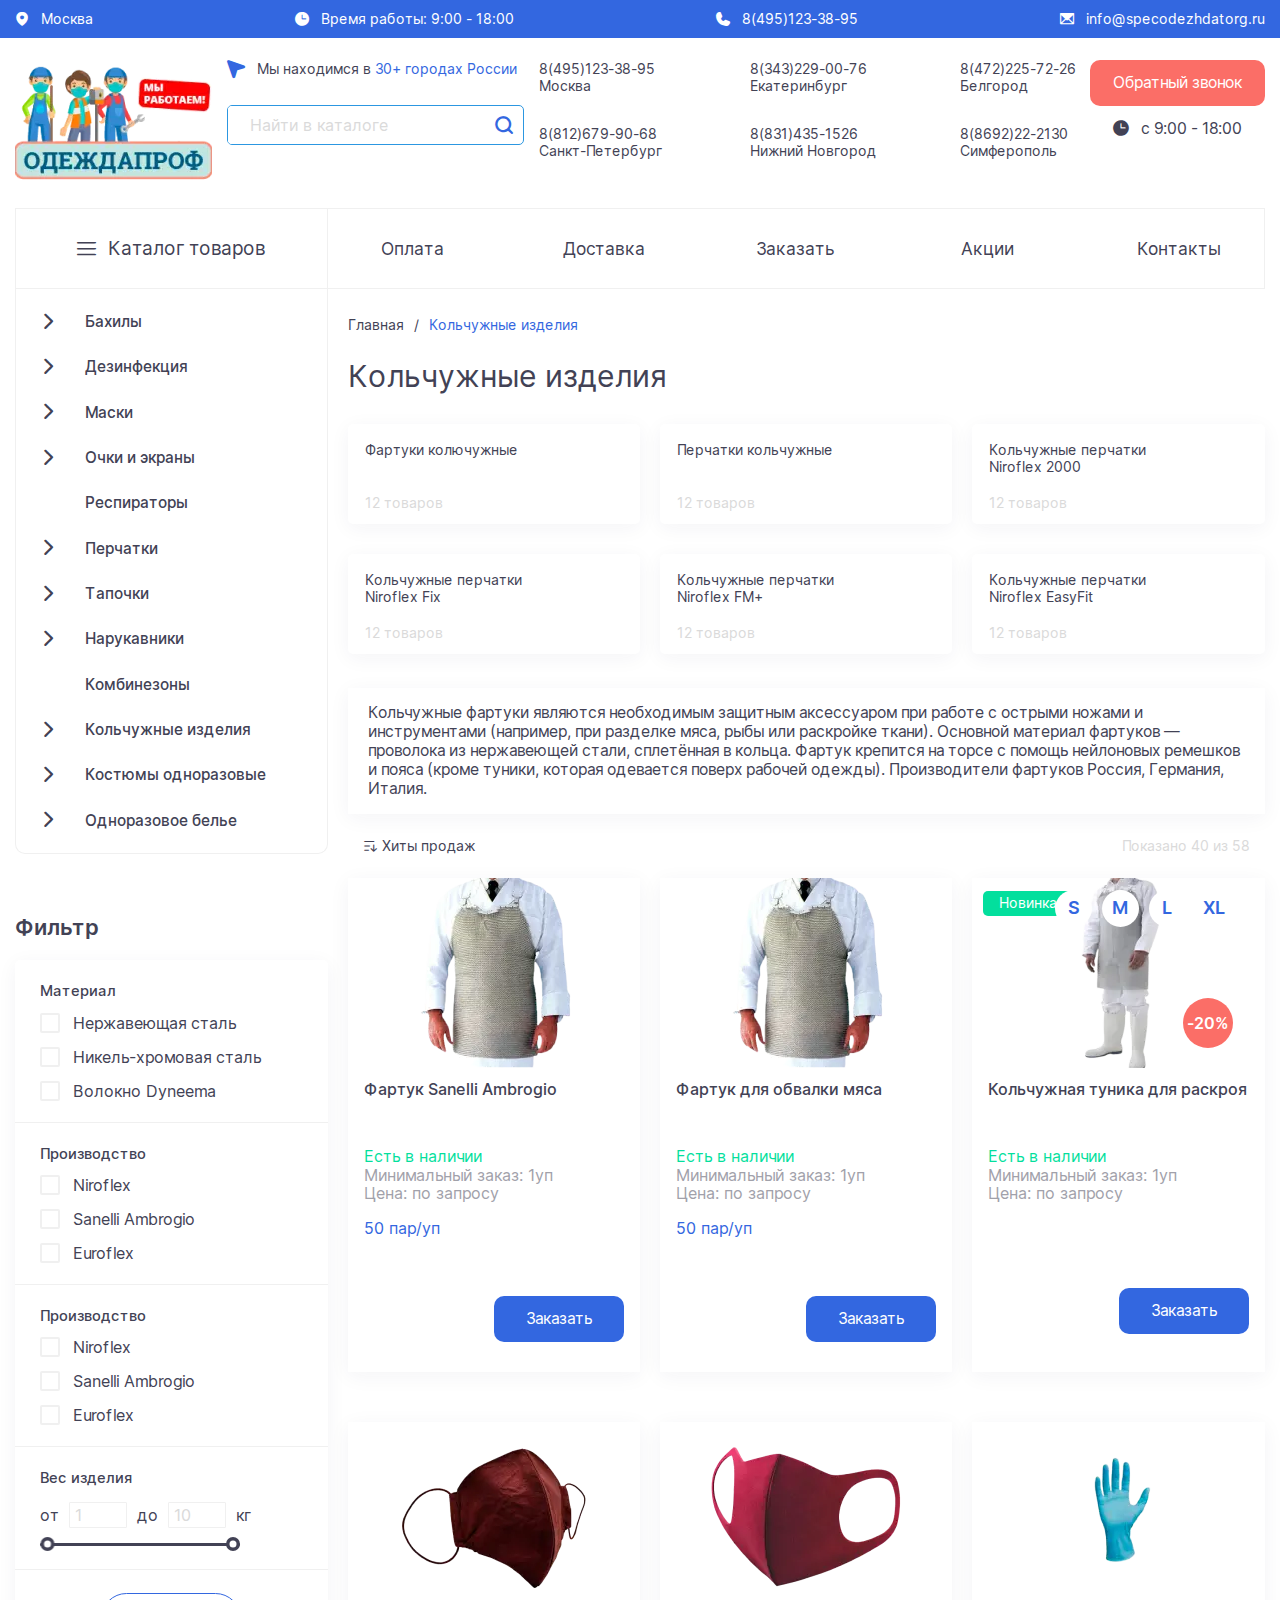
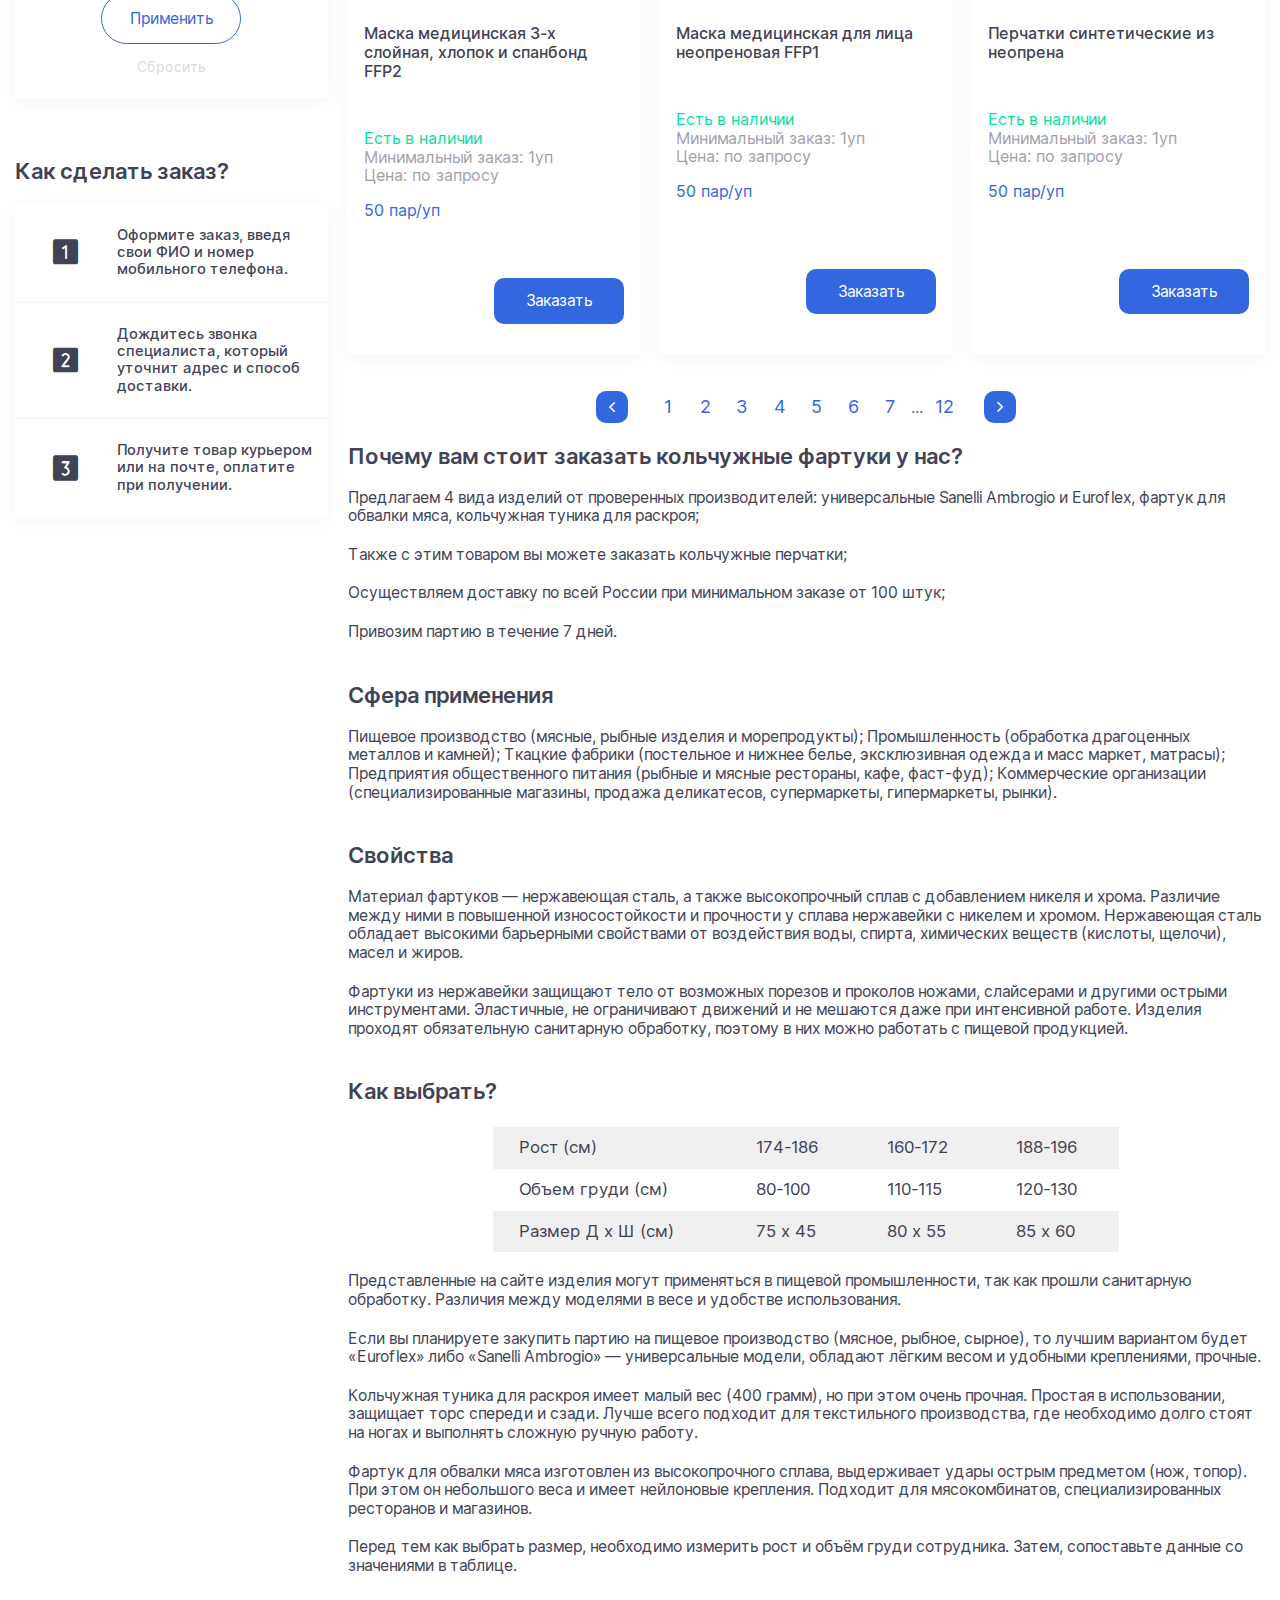
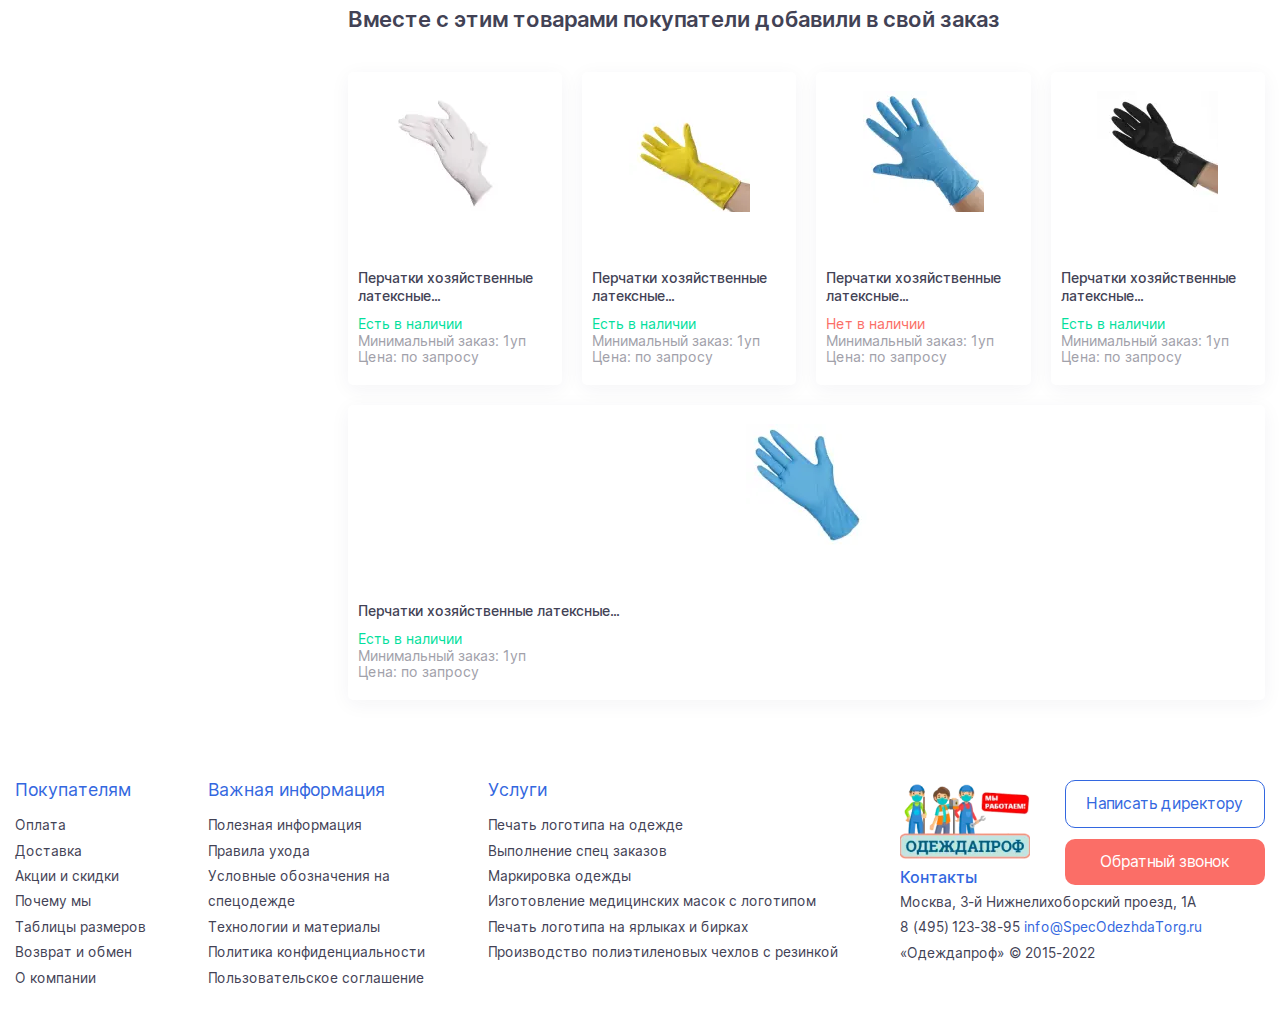
<file: catalog.html>
<!DOCTYPE html>
<html lang="ru">

<head>
	<title>Каталог</title>
	<meta charset="UTF-8">
	<meta name="format-detection" content="telephone=no">
	<link rel="stylesheet" href="css/style.min.css?_v=20220605190946">
	<meta name="viewport" content="width=device-width, initial-scale=1.0">
</head>

<body>
	<div class="wrapper">
		<header class="header">
			<div class="header__top">
				<div class="header__container">
					<a href="#" class="header__loc" data-popup="#citiesModal">
						<i class="_icon-marker"></i>
						<span>Москва</span>
					</a>
					<div class="header__time">
						<i class="_icon-clock"></i>
						<span>Время работы: 9:00 - 18:00</span>
					</div>
					<a href="tel:84951233895" class="header__phone">
						<i class="_icon-phone"></i>
						<span>8(495)123-38-95</span>
					</a>
					<a href="mailto: info@specodezhdatorg.ru" class="header__mail">
						<i class="_icon-mail"></i>
						<span>info@specodezhdatorg.ru</span>
					</a>
				</div>
			</div>
			<div class="header__container">
				<div class="header__main">
					<a href="index.html" class="header__logo">
						<picture><source srcset="img/logo.webp" type="image/webp"><img src="img/logo.png" alt="ОдеждаПроф"></picture>
					</a>
					<div class="header__search-block">
						<div class="header__cities _icon-nav">
							<p>Мы находимся в <a href="map.html">30+ городах России</a></p>
						</div>
						<form action="#" class="header__search-form">
							<input autocomplete="off" type="text" data-no-focus-classes required placeholder="Найти в каталоге" class="header__input">
							<button type="submit" class="header__button _icon-search"></button>
						</form>
					</div>
					<div class="header__links">
						<a href="tel:84951233895" class="header__city">
							<span>8(495)123-38-95</span>
							<span>Москва</span>
						</a>
						<a href="tel:83432290076" class="header__city">
							<span>8(343)229-00-76</span>
							<span>Екатеринбург</span>
						</a>
						<a href="tel:84722257226" class="header__city">
							<span>8(472)225-72-26</span>
							<span>Белгород</span>
						</a>
						<a href="tel:88126799068" class="header__city">
							<span>8(812)679-90-68</span>
							<span>Санкт-Петербург</span>
						</a>
						<a href="tel:88314351526" class="header__city">
							<span>8(831)435-1526</span>
							<span>Нижний Новгород</span>
						</a>
						<a href="tel:88692222130" class="header__city">
							<span>8(8692)22-2130</span>
							<span>Симферополь</span>
						</a>
					</div>
					<div class="header__button-block">
						<a href="#" class="header__red-btn red-btn" data-popup="#callback">
							Обратный звонок
						</a>
						<p class="header__btn-time _icon-clock">с 9:00 - 18:00</p>
					</div>
				</div>
			</div>
		</header>
		<main class="page">
			<div class="container">
				<div class="row">
					<div class="side col-lg-3">
						<div class="side__menu" data-spollers>
							<a class="side__title side-spoiler-link _icon-menu" data-spoller href="#">
								<span>Каталог товаров</span>
							</a>
							<div class="side__collapse">
								<nav class="side__nav">
									<ul class="side__main-ul">
										<li class="side__main-li"><a href="catalog.html" class="side__arrow-link"><span>Бахилы</span></a></li>
										<li class="side__main-li"><a href="catalog.html" class="side__arrow-link"><span>Дезинфекция</span></a>
										</li>
										<li class="side__main-li"><a href="catalog.html" class="side__arrow-link"><span>Маски</span></a></li>
										<li class="side__main-li"><a href="catalog.html" class="side__arrow-link"><span>Очки и
													экраны</span></a></li>
										<li class="side__main-li"><a href="catalog.html"><span>Респираторы</span></a>
										</li>
										<li class="side__main-li"><a href="catalog.html" class="side__arrow-link"><span>Перчатки</span></a>
										</li>
										<li class="side__main-li"><a href="catalog.html" class="side__arrow-link"><span>Тапочки</span></a></li>
										<li class="side__main-li"><a href="catalog.html" class="side__arrow-link"><span>Нарукавники</span></a>
										</li>
										<li class="side__main-li"><a href="catalog.html"><span>Комбинезоны</span></a>
										</li>
										<li class="side__main-li">
											<a href="catalog.html" class="side__arrow-link"><span>Кольчужные
													изделия</span></a>
											<ul class="side__subul">
												<li class="side__subli"><a href="catalog.html">Фартуки колючужные</a></li>
												<li class="side__subli"><a href="catalog.html">Перчатки кольчужные</a></li>
												<li class="side__subli"><a href="catalog.html">Кольчужные перчатки Niroflex 2000</a>
												</li>
												<li class="side__subli"><a href="catalog.html">Кольчужные перчатки Niroflex
														EasyFit</a></li>
												<li class="side__subli"><a href="catalog.html">Кольчужные перчатки Niroflex FM+</a>
												</li>
												<li class="side__subli"><a href="catalog.html">Кольчужные перчатки Niroflex Fix</a>
												</li>
											</ul>
										</li>
										<li class="side__main-li"><a href="catalog.html" class="side__arrow-link"><span>Костюмы
													одноразовые</span></a></li>
										<li class="side__main-li"><a href="catalog.html" class="side__arrow-link"><span>Одноразовое
													белье</span></a></li>
									</ul>
								</nav>
							</div>
						</div>
						<div class="side__other other-side">
							<div class="other-side__block other-side__block--filter" data-spollers="991">
								<h2 class="other-side__title title" data-spoller>
									Фильтр
								</h2>
								<div class="other-side__main">
									<div class="other-side__main-block">
										<h3 class="other-side__subtitle">
											Материал
										</h3>
										<div class="other-side__checkboxes">
											<div class="checkbox">
												<label class="checkbox__label">
													<input class="checkbox__input" type="checkbox" value="1">
													<span class="checkbox__text">Нержавеющая сталь</span>
												</label>
											</div>
											<div class="checkbox">
												<label class="checkbox__label">
													<input class="checkbox__input" type="checkbox" value="2">
													<span class="checkbox__text">Никель-хромовая сталь</span>
												</label>
											</div>
											<div class="checkbox">
												<label class="checkbox__label">
													<input class="checkbox__input" type="checkbox" value="3">
													<span class="checkbox__text">Волокно Dyneema</span>
												</label>
											</div>
										</div>
									</div>
									<div class="other-side__main-block">
										<h3 class="other-side__subtitle">
											Производство
										</h3>
										<div class="other-side__checkboxes">
											<div class="checkbox">
												<label class="checkbox__label">
													<input class="checkbox__input" type="checkbox" value="1">
													<span class="checkbox__text">Niroflex</span>
												</label>
											</div>
											<div class="checkbox">
												<label class="checkbox__label">
													<input class="checkbox__input" type="checkbox" value="2">
													<span class="checkbox__text">Sanelli Ambrogio</span>
												</label>
											</div>
											<div class="checkbox">
												<label class="checkbox__label">
													<input class="checkbox__input" type="checkbox" value="3">
													<span class="checkbox__text">Euroflex</span>
												</label>
											</div>
										</div>
									</div>
									<div class="other-side__main-block">
										<h3 class="other-side__subtitle">
											Производство
										</h3>
										<div class="other-side__checkboxes">
											<div class="checkbox">
												<label class="checkbox__label">
													<input class="checkbox__input" type="checkbox" value="1">
													<span class="checkbox__text">Niroflex</span>
												</label>
											</div>
											<div class="checkbox">
												<label class="checkbox__label">
													<input class="checkbox__input" type="checkbox" value="2">
													<span class="checkbox__text">Sanelli Ambrogio</span>
												</label>
											</div>
											<div class="checkbox">
												<label class="checkbox__label">
													<input class="checkbox__input" type="checkbox" value="3">
													<span class="checkbox__text">Euroflex</span>
												</label>
											</div>
										</div>
									</div>
									<div class="other-side__main-block">
										<h3 class="other-side__subtitle">
											Вес изделия
										</h3>
										<div class="other-side__range-block">
											<div data-range class="other-side__range range">
												<div class="range__inputs">
													<span>от</span>
													<input data-range-from autocomplete="off" type="text" name="form[]" class="range__input">
													<span>до</span>
													<input data-range-to autocomplete="off" type="text" name="form[]" class="range__input">
													<span>кг</span>
												</div>
												<div data-range-item class="range__item"></div>
											</div>
										</div>
									</div>
									<div class="other-side__main-block other-side__main-block--btns">
										<button class="other-side__btn blue-btn blue-btn--white">Применить</button>
										<a href="#" class="other-side__reset">
											Сбросить
										</a>
									</div>
								</div>
							</div>
							<div class="other-side__block">
								<h2 class="other-side__title title">
									Как сделать заказ?
								</h2>
								<div class="other-side__main">
									<div class="other-side__main-block">
										<div class="other-side__img other-side__img--i">
											<i class="_icon-1"></i>
										</div>
										<div class="other-side__text-block">
											<p class="other-side__subtitle">
												Оформите заказ, введя свои ФИО и номер мобильного телефона.
											</p>
										</div>
									</div>
									<div class="other-side__main-block">
										<div class="other-side__img other-side__img--i">
											<i class="_icon-2"></i>
										</div>
										<div class="other-side__text-block">
											<p class="other-side__subtitle">
												Дождитесь звонка специалиста, который уточнит адрес и способ доставки.
											</p>
										</div>
									</div>
									<div class="other-side__main-block">
										<div class="other-side__img other-side__img--i">
											<i class="_icon-3"></i>
										</div>
										<div class="other-side__text-block">
											<p class="other-side__subtitle">
												Получите товар курьером или на почте, оплатите при получении.
											</p>
										</div>
									</div>
								</div>
							</div>
						</div>
					</div>
					<div class="main col-lg-9">
						<nav class="main__nav">
							<ul>
								<li><a href="payment.html">Оплата</a></li>
								<li><a href="delivery.html">Доставка</a></li>
								<li><a href="order.html">Заказать</a></li>
								<li><a href="action.html">Акции</a></li>
								<li><a href="map.html">Контакты</a></li>
							</ul>
						</nav>
						<div class="main__sections">
							<div class="breadcrumbs">
								<nav class="breadcrumbs__nav">
									<ul>
										<li class="breadcrumbs__li"><a href="index.html">Главная</a></li>
										<li class="breadcrumbs__li">
											Кольчужные изделия
										</li>
									</ul>
								</nav>
							</div>
							<div class="links">
								<h1 class="links__title">Кольчужные изделия</h1>
								<div class="links__main row">
									<div class="links__block col-md-4 col-sm-6">
										<a href="#" class="links__link">
											<span>Фартуки колючужные</span>
											<span class="links__light">12 товаров</span>
										</a>
									</div>
									<div class="links__block col-md-4 col-sm-6">
										<a href="#" class="links__link">
											<span>Перчатки кольчужные</span>
											<span class="links__light">12 товаров</span>
										</a>
									</div>
									<div class="links__block col-md-4 col-sm-6">
										<a href="#" class="links__link">
											<span>Кольчужные перчатки Niroflex 2000</span>
											<span class="links__light">12 товаров</span>
										</a>
									</div>
									<div class="links__block col-md-4 col-sm-6">
										<a href="#" class="links__link">
											<span>Кольчужные перчатки Niroflex Fix</span>
											<span class="links__light">12 товаров</span>
										</a>
									</div>
									<div class="links__block col-md-4 col-sm-6">
										<a href="#" class="links__link">
											<span>Кольчужные перчатки Niroflex FM+</span>
											<span class="links__light">12 товаров</span>
										</a>
									</div>
									<div class="links__block col-md-4 col-sm-6">
										<a href="#" class="links__link">
											<span>Кольчужные перчатки Niroflex EasyFit</span>
											<span class="links__light">12 товаров</span>
										</a>
									</div>
								</div>
							</div>
							<p class="text-block">
								Кольчужные фартуки являются необходимым защитным аксессуаром при работе с острыми ножами и
								инструментами (например, при
								разделке мяса, рыбы или раскройке ткани). Основной материал фартуков — проволока из нержавеющей
								стали, сплетённая в
								кольца. Фартук крепится на торсе с помощь нейлоновых ремешков и пояса (кроме туники, которая
								одевается поверх рабочей
								одежды). Производители фартуков Россия, Германия, Италия.
							</p>
							<div class="catalog">
								<div class="catalog__top">
									<a href="#" class="catalog__hits _icon-sort">
										Хиты продаж
									</a>
									<div class="catalog__show">
										<p>
											Показано <span>40</span> из <span>58</span>
										</p>
									</div>
								</div>
								<div class="row">
									<div class="catalog__card card col-xl-4 col-md-6">
										<div class="card__wrapper">
											<div class="card__top">
												<a href="item.html" class="card__img">
													<picture><source srcset="img/cards/catalog/1.webp" type="image/webp"><img src="img/cards/catalog/1.png" alt="Фартук"></picture>
												</a>
												<a href="item.html" class="card__title">
													Фартук Sanelli Ambrogio
												</a>
												<p class="card__stock card__stock--yes">
													Есть в наличии
												</p>
												<p class="card__text">
													Минимальный заказ: 1уп <br>
													Цена: по запросу
												</p>
												<p class="card__pairs">
													50 пар/уп
												</p>
											</div>
											<div class="card__bottom">
												<a href="item.html" class="card__btn blue-btn">
													Заказать
												</a>
											</div>
										</div>
									</div>
									<div class="catalog__card card col-xl-4 col-md-6">
										<div class="card__wrapper">
											<div class="card__top">
												<a href="item2.html" class="card__img">
													<picture><source srcset="img/cards/catalog/1.webp" type="image/webp"><img src="img/cards/catalog/1.png" alt="Фартук"></picture>
												</a>
												<a href="item2.html" class="card__title">
													Фартук для обвалки мяса
												</a>
												<p class="card__stock card__stock--yes">
													Есть в наличии
												</p>
												<p class="card__text">
													Минимальный заказ: 1уп <br>
													Цена: по запросу
												</p>
												<p class="card__pairs">
													50 пар/уп
												</p>
											</div>
											<div class="card__bottom">
												<a href="item2.html" class="card__btn blue-btn">
													Заказать
												</a>
											</div>
										</div>

									</div>
									<div class="catalog__card card col-xl-4 col-md-6">
										<div class="card__wrapper card__wrapper--new">
											<div class="card__top">
												<a href="item.html" class="card__img">
													<picture><source srcset="img/cards/catalog/2.webp" type="image/webp"><img src="img/cards/catalog/2.png" alt="Туника"></picture>
													<div class="card__sizes">
														<p class="card__size">S</p>
														<p class="card__size">M</p>
														<p class="card__size">L</p>
														<p class="card__size">XL</p>
													</div>
													<p class="card__sale">-20%</p>
												</a>
												<a href="item.html" class="card__title">
													Кольчужная туника для раскроя
												</a>
												<p class="card__stock card__stock--yes">
													Есть в наличии
												</p>
												<p class="card__text">
													Минимальный заказ: 1уп <br>
													Цена: по запросу
												</p>
											</div>
											<div class="card__bottom">
												<a href="item.html" class="card__btn blue-btn">
													Заказать
												</a>
											</div>
										</div>
									</div>
									<div class="catalog__card card col-xl-4 col-md-6">
										<div class="card__wrapper">
											<div class="card__top">
												<a href="item.html" class="card__img">
													<picture><source srcset="img/cards/catalog/3.webp" type="image/webp"><img src="img/cards/catalog/3.png" alt="Маска"></picture>
												</a>
												<a href="item.html" class="card__title">
													Маска медицинская 3-х слойная, хлопок и спанбонд FFP2
												</a>
												<p class="card__stock card__stock--yes">
													Есть в наличии
												</p>
												<p class="card__text">
													Минимальный заказ: 1уп <br>
													Цена: по запросу
												</p>
												<p class="card__pairs">
													50 пар/уп
												</p>
											</div>
											<div class="card__bottom">
												<a href="item.html" class="card__btn blue-btn">
													Заказать
												</a>
											</div>
										</div>
									</div>
									<div class="catalog__card card col-xl-4 col-md-6">
										<div class="card__wrapper">
											<div class="card__top">
												<a href="item.html" class="card__img">
													<picture><source srcset="img/cards/catalog/4.webp" type="image/webp"><img src="img/cards/catalog/4.png" alt="Маска"></picture>
												</a>
												<a href="item.html" class="card__title">
													Маска медицинская для лица неопреновая FFP1
												</a>
												<p class="card__stock card__stock--yes">
													Есть в наличии
												</p>
												<p class="card__text">
													Минимальный заказ: 1уп <br>
													Цена: по запросу
												</p>
												<p class="card__pairs">
													50 пар/уп
												</p>
											</div>
											<div class="card__bottom">
												<a href="item.html" class="card__btn blue-btn">
													Заказать
												</a>
											</div>
										</div>
									</div>
									<div class="catalog__card card col-xl-4 col-md-6">
										<div class="card__wrapper">
											<div class="card__top">
												<a href="item.html" class="card__img">
													<picture><source srcset="img/cards/catalog/5.webp" type="image/webp"><img src="img/cards/catalog/5.png" alt="Перчатки"></picture>
												</a>
												<a href="item.html" class="card__title">
													Перчатки синтетические из неопрена
												</a>
												<p class="card__stock card__stock--yes">
													Есть в наличии
												</p>
												<p class="card__text">
													Минимальный заказ: 1уп <br>
													Цена: по запросу
												</p>
												<p class="card__pairs">
													50 пар/уп
												</p>
											</div>
											<div class="card__bottom">
												<a href="item.html" class="card__btn blue-btn">
													Заказать
												</a>
											</div>
										</div>

									</div>
								</div>
								<div class="catalog__nav">
									<a href="#" class="catalog__arrow catalog__arrow--left _icon-arrow-r"></a>
									<ul>
										<li><a href="#">1</a></li>
										<li><a href="#">2</a></li>
										<li><a href="#">3</a></li>
										<li><a href="#">4</a></li>
										<li><a href="#">5</a></li>
										<li><a href="#">6</a></li>
										<li><a href="#">7</a></li>
										<li>
											...
										</li>
										<li><a href="#">12</a></li>
									</ul>
									<a href="#" class="catalog__arrow _icon-arrow-r"></a>
								</div>
							</div>
							<div class="info">
								<div class="info__block">
									<h2 class="info__title title">Почему вам стоит заказать кольчужные фартуки у нас?</h2>
									<div class="info__text">
										<p>Предлагаем 4 вида изделий от проверенных производителей: универсальные Sanelli Ambrogio
											и Euroflex, фартук для обвалки
											мяса, кольчужная туника для раскроя;</p>
										<p>
											Также с этим товаром вы можете заказать кольчужные перчатки;
										</p>
										<p>Осуществляем доставку по всей России при минимальном заказе от 100 штук;</p>
										<p>Привозим партию в течение 7 дней.</p>
									</div>
								</div>
								<div class="info__block">
									<h2 class="info__title title">Сфера применения</h2>
									<div class="info__text">
										<p>Пищевое производство (мясные, рыбные изделия и морепродукты);
											Промышленность (обработка драгоценных металлов и камней);
											Ткацкие фабрики (постельное и нижнее белье, эксклюзивная одежда и масс маркет,
											матрасы);
											Предприятия общественного питания (рыбные и мясные рестораны, кафе, фаст-фуд);
											Коммерческие организации (специализированные магазины, продажа деликатесов,
											супермаркеты, гипермаркеты, рынки).</p>
									</div>
								</div>
								<div class="info__block">
									<h2 class="info__title title">Свойства</h2>
									<div class="info__text">
										<p>Материал фартуков — нержавеющая сталь, а также высокопрочный сплав с добавлением никеля
											и хрома. Различие между ними в
											повышенной износостойкости и прочности у сплава нержавейки с никелем и хромом.
											Нержавеющая сталь обладает высокими
											барьерными свойствами от воздействия воды, спирта, химических веществ (кислоты,
											щелочи), масел и жиров.</p>
										<p>
											Фартуки из нержавейки защищают тело от возможных порезов и проколов ножами, слайсерами
											и другими острыми инструментами.
											Эластичные, не ограничивают движений и не мешаются даже при интенсивной работе. Изделия
											проходят обязательную санитарную
											обработку, поэтому в них можно работать с пищевой продукцией.
										</p>
									</div>
								</div>
								<div class="info__block">
									<h2 class="info__title title">Как выбрать?</h2>
									<div class="info__table">
										<table>
											<tr>
												<td>Рост (см)</td>
												<td>174-186</td>
												<td>160-172</td>
												<td>188-196</td>
											</tr>
											<tr>
												<td>Объем груди (см)</td>
												<td>80-100</td>
												<td>110-115</td>
												<td>120-130</td>
											</tr>
											<tr>
												<td>Размер Д х Ш (см)</td>
												<td>75 х 45</td>
												<td>80 х 55</td>
												<td>85 х 60</td>
											</tr>
										</table>
									</div>
									<div class="info__text">
										<p>Представленные на сайте изделия могут применяться в пищевой промышленности, так как
											прошли санитарную обработку.
											Различия между моделями в весе и удобстве использования.</p>
										<p>
											Если вы планируете закупить партию на пищевое производство (мясное, рыбное, сырное), то
											лучшим вариантом будет
											«Euroflex» либо «Sanelli Ambrogio» — универсальные модели, обладают лёгким весом и
											удобными креплениями, прочные.
										</p>
										<p>
											Кольчужная туника для раскроя имеет малый вес (400 грамм), но при этом очень прочная.
											Простая в использовании, защищает
											торс спереди и сзади. Лучше всего подходит для текстильного производства, где
											необходимо долго стоят на ногах и
											выполнять сложную ручную работу.
										</p>
										<p>
											Фартук для обвалки мяса изготовлен из высокопрочного сплава, выдерживает удары острым
											предметом (нож, топор). При этом
											он небольшого веса и имеет нейлоновые крепления. Подходит для мясокомбинатов,
											специализированных ресторанов и магазинов.
										</p>
										<p>
											Перед тем как выбрать размер, необходимо измерить рост и объём груди сотрудника. Затем,
											сопоставьте данные со значениями
											в таблице.
										</p>
									</div>
								</div>
							</div>
							<div class="small">
								<h2 class="small__title title">Вместе с этим товарами покупатели добавили в свой заказ</h2>
								<div class="small__blocks row">
									<div class="small__card card-small col">
										<div class="card-small__wrapper">
											<a href="#" class="card-small__img">
												<picture><source srcset="img/cards/small/1.webp" type="image/webp"><img src="img/cards/small/1.png" alt="Перчатки"></picture>
											</a>
											<a href="#" class="card-small__title">Перчатки хозяйственные латексные...</a>
											<p class="card-small__stock card-small__stock--yes">
												Есть в наличии
											</p>
											<p class="card-small__text">
												Минимальный заказ: 1уп <br>
												Цена: по запросу
											</p>
										</div>
									</div>
									<div class="small__card card-small col">
										<div class="card-small__wrapper">
											<a href="#" class="card-small__img">
												<picture><source srcset="img/cards/small/2.webp" type="image/webp"><img src="img/cards/small/2.png" alt="Перчатки"></picture>
											</a>
											<a href="#" class="card-small__title">Перчатки хозяйственные латексные...</a>
											<p class="card-small__stock card-small__stock--yes">
												Есть в наличии
											</p>
											<p class="card-small__text">
												Минимальный заказ: 1уп <br>
												Цена: по запросу
											</p>
										</div>
									</div>
									<div class="small__card card-small col">
										<div class="card-small__wrapper">
											<a href="#" class="card-small__img">
												<picture><source srcset="img/cards/small/3.webp" type="image/webp"><img src="img/cards/small/3.png" alt="Перчатки"></picture>
											</a>
											<a href="#" class="card-small__title">Перчатки хозяйственные латексные...</a>
											<p class="card-small__stock card-small__stock--no">
												Нет в наличии
											</p>
											<p class="card-small__text">
												Минимальный заказ: 1уп <br>
												Цена: по запросу
											</p>
										</div>
									</div>
									<div class="small__card card-small col">
										<div class="card-small__wrapper">
											<a href="#" class="card-small__img">
												<picture><source srcset="img/cards/small/4.webp" type="image/webp"><img src="img/cards/small/4.png" alt="Перчатки"></picture>
											</a>
											<a href="#" class="card-small__title">Перчатки хозяйственные латексные...</a>
											<p class="card-small__stock card-small__stock--yes">
												Есть в наличии
											</p>
											<p class="card-small__text">
												Минимальный заказ: 1уп <br>
												Цена: по запросу
											</p>
										</div>
									</div>
									<div class="small__card card-small col">
										<div class="card-small__wrapper">
											<a href="#" class="card-small__img">
												<picture><source srcset="img/cards/small/5.webp" type="image/webp"><img src="img/cards/small/5.png" alt="Перчатки"></picture>
											</a>
											<a href="#" class="card-small__title">Перчатки хозяйственные латексные...</a>
											<p class="card-small__stock card-small__stock--yes">
												Есть в наличии
											</p>
											<p class="card-small__text">
												Минимальный заказ: 1уп <br>
												Цена: по запросу
											</p>
										</div>
									</div>
								</div>
							</div>
						</div>
					</div>
				</div>
			</div>
		</main>
		<div id="citiesModal" aria-hidden="true" class="popup modal-cities">
			<div class="popup__wrapper modal-cities__wrapper">
				<div class="popup__content modal-cities__content">
					<button data-close type="button" class="modal-cities__close _icon-cross"></button>
					<div class="modal-cities__text">
						<div class="modal-cities__main">
							<a href="tel:88512442580" class="modal-cities__link">
								<span>8 (851) 244-25-80</span>
								<span>Астрахань</span>
							</a>
							<a href="tel:83852556436" class="modal-cities__link">
								<span>8 (385) 255-64-36</span>
								<span>Барнаул</span>
							</a>
							<a href="tel:84832770259" class="modal-cities__link">
								<span>8 (4832) 770-259</span>
								<span>Брянск</span>
							</a>
							<a href="tel:88442968736" class="modal-cities__link">
								<span>8 (844) 296-8736</span>
								<span>Волгоград</span>
							</a>
							<a href="tel:84732106454" class="modal-cities__link">
								<span>8 (473) 210-64-54</span>
								<span>Воронеж</span>
							</a>
							<a href="tel:83952436740" class="modal-cities__link">
								<span>8 (395) 243-6740</span>
								<span>Иркутск</span>
							</a>
							<a href="tel:88435282720" class="modal-cities__link">
								<span>8 (843) 528-27-20</span>
								<span>Казань</span>
							</a>
							<a href="tel:83842780832" class="modal-cities__link">
								<span>8 (384) 278-08-32</span>
								<span>Кемерово</span>
							</a>
							<a href="tel:84986819830" class="modal-cities__link">
								<span>8 (498) 681-9830</span>
								<span>Королев</span>
							</a>
							<a href="tel:88619914370" class="modal-cities__link">
								<span>8 (861) 991-43-70</span>
								<span>Краснодар</span>
							</a>
							<a href="tel:83912347031" class="modal-cities__link">
								<span>8 (391) 234-70-31</span>
								<span>Красноярск</span>
							</a>
							<a href="tel:84712540652" class="modal-cities__link">
								<span>8 (4712) 540-652</span>
								<span>Курск</span>
							</a>
							<a href="tel:84742370224" class="modal-cities__link">
								<span>8 (4742) 370-224</span>
								<span>Липецк</span>
							</a>
							<a href="tel:84986815810" class="modal-cities__link">
								<span>8 (498) 681-5810</span>
								<span>Люберцы</span>
							</a>
							<a href="tel:84986829027" class="modal-cities__link">
								<span>8 (498) 682-9027</span>
								<span>Мытищи</span>
							</a>
							<a href="tel:83843328657" class="modal-cities__link">
								<span>8 (384) 332-86-57</span>
								<span>Новокузнецк</span>
							</a>
							<a href="tel:83833049546" class="modal-cities__link">
								<span>8 (383) 304-9546</span>
								<span>Новосибирск</span>
							</a>
							<a href="tel:83843328657" class="modal-cities__link">
								<span>8 (384) 332-86-57</span>
								<span>Новокузнецк</span>
							</a>
							<a href="tel:88632850699" class="modal-cities__link">
								<span>8 (863) 285-06-99</span>
								<span>Ростов-на-Дону</span>
							</a>
							<a href="tel:84912559921" class="modal-cities__link">
								<span>8 (4912) 559-921</span>
								<span>Рязань</span>
							</a>
							<a href="tel:83812790119" class="modal-cities__link">
								<span>8 (381) 279-0119</span>
								<span>Омск</span>
							</a>
							<a href="tel:88452694250" class="modal-cities__link">
								<span>8 (8452) 694-250</span>
								<span>Саратов</span>
							</a>
							<a href="tel:88692222130" class="modal-cities__link">
								<span>8 (8692) 22-2130</span>
								<span>Севастополь</span>
							</a>
							<a href="tel:88469578370" class="modal-cities__link">
								<span>8 (846) 957-83-70</span>
								<span>Самара</span>
							</a>
							<a href="tel:88652257393" class="modal-cities__link">
								<span>8 (8652) 257-393</span>
								<span>Ставрополь</span>
							</a>
							<a href="tel:83822609452" class="modal-cities__link">
								<span>8 (382) 260-94-52</span>
								<span>Томск</span>
							</a>
							<a href="tel:88624440681" class="modal-cities__link">
								<span>8 (862) 444-06-81</span>
								<span>Сочи</span>
							</a>
							<a href="tel:83512149868" class="modal-cities__link">
								<span>8 (351) 214-98-68</span>
								<span>Челябинск</span>
							</a>
							<a href="tel:83472249256" class="modal-cities__link">
								<span>8 (347) 224-92-56</span>
								<span>Уфа</span>
							</a>
							<a href="tel:84872770439" class="modal-cities__link">
								<span>8 (4872) 770-439</span>
								<span>Тула</span>
							</a>
						</div>
					</div>
				</div>
			</div>
		</div>

		<div id="callback" aria-hidden="true" class="popup callback">
			<div class="popup__wrapper callback__wrapper">
				<div class="popup__content callback__content">
					<button data-close type="button" class="callback__close _icon-cross"></button>
					<div class="callback__text">
						<p class="callback__title">
							Форма обратной связи
						</p>
						<form action="#" class="callback__form">
							<div class="callback__form-block">
								<select class="callback__select" data-scroll>
									<option value="" selected>Ближайший филиал</option>
									<option value="Москва">Москва</option>
									<option value="СПБ">СПБ</option>
									<option value="Волгоград">Волгоград</option>
									<option value="Москва">Москва</option>
									<option value="СПБ">СПБ</option>
									<option value="Волгоград">Волгоград</option>
									<option value="Москва">Москва</option>
									<option value="СПБ">СПБ</option>
									<option value="Волгоград">Волгоград</option>
									<option value="Москва">Москва</option>
									<option value="СПБ">СПБ</option>
									<option value="Волгоград">Волгоград</option>
									<option value="Москва">Москва</option>
									<option value="СПБ">СПБ</option>
									<option value="Волгоград">Волгоград</option>
								</select>
								<div class="callback__check"></div>
							</div>
							<div class="callback__form-block">
								<input autocomplete="off" type="text" required data-validate data-error="Введите ФИО" placeholder="ФИО" class="callback__input">
								<div class="callback__check"></div>
							</div>
							<div class="callback__form-block">
								<input autocomplete="off" type="tel" data-placeholder-nohide data-validate data-required data-error="Минимум 11 символов" pattern="\+7\s?[\(]{0,1}9[0-9]{2}[\)]{0,1}\s?\d{3}[-]{0,1}\d{2}[-]{0,1}\d{2}" value="+7(___)___-__-__" placeholder="+7(___)___-__-__" class="callback__input callback__phone">
								<div class="callback__check"></div>
							</div>
							<div class="callback__form-text">
								<p>Предоставив свои данные, Вы соглашаетесь <br> с <a href="#">Политикой конфиденциальности</a></p>
							</div>
							<button type="submit" class="callback__btn blue-btn">Отправить</button>
						</form>
					</div>
				</div>
			</div>
		</div>
		<footer class="footer">
			<div class="footer__container">
				<div class="footer__block">
					<p class="footer__title">Покупателям</p>
					<ul class="footer__ul">
						<li class="footer__li"><a href="#">Оплата</a></li>
						<li class="footer__li"><a href="#">Доставка</a></li>
						<li class="footer__li"><a href="#">Акции и скидки</a></li>
						<li class="footer__li"><a href="#">Почему мы</a></li>
						<li class="footer__li"><a href="#">Таблицы размеров</a></li>
						<li class="footer__li"><a href="#">Возврат и обмен</a></li>
						<li class="footer__li"><a href="#">О компании</a></li>
					</ul>
				</div>
				<div class="footer__block">
					<p class="footer__title">Важная информация</p>
					<ul class="footer__ul">
						<li class="footer__li"><a href="information.html">Полезная информация</a></li>
						<li class="footer__li"><a href="rules.html">Правила ухода</a></li>
						<li class="footer__li"><a href="designations.html">Условные обозначения на <br> спецодежде</a></li>
						<li class="footer__li"><a href="tech.html">Технологии и материалы</a></li>
						<li class="footer__li"><a href="#">Политика конфиденциальности</a></li>
						<li class="footer__li"><a href="#">Пользовательское соглашение</a></li>
					</ul>
				</div>
				<div class="footer__block">
					<p class="footer__title">Услуги</p>
					<ul class="footer__ul">
						<li class="footer__li"><a href="#">Печать логотипа на одежде</a></li>
						<li class="footer__li"><a href="#">Выполнение спец заказов</a></li>
						<li class="footer__li"><a href="#">Маркировка одежды</a></li>
						<li class="footer__li"><a href="#">Изготовление медицинских масок с логотипом</a></li>
						<li class="footer__li"><a href="#">Печать логотипа на ярлыках и бирках</a></li>
						<li class="footer__li"><a href="#">Производство полиэтиленовых чехлов с резинкой</a></li>
					</ul>
				</div>
				<div class="footer__block">
					<div class="footer__top">
						<div class="footer__left">
							<a href="index.html" class="footer__img">
								<picture><source srcset="img/logo.webp" type="image/webp"><img src="img/logo.png" alt="Логотип"></picture>
							</a>
							<p class="footer__subtitle">Контакты</p>
						</div>
						<div class="footer__right">
							<a href="#" class="footer__blue-btn blue-btn blue-btn--white">Написать директору</a>
							<a href="#" class="footer__red-btn red-btn" data-popup="#callback">Обратный звонок</a>
						</div>
					</div>
					<div class="footer__bottom">
						<p>
							Москва, 3-й Нижнелихоборский проезд, 1А
						</p>
						<p>
							<a href="tel:84951233895">8 (495) 123-38-95</a>
							<a href="mailto:info@SpecOdezhdaTorg.ru" class="footer__mail">info@SpecOdezhdaTorg.ru</a>
						</p>
						<p>
							«Одеждапроф» © 2015-2022
						</p>
					</div>
				</div>
			</div>
		</footer>
	</div>
	<script src="js/app.min.js?_v=20220605190946"></script>
</body>

</html>
</file>
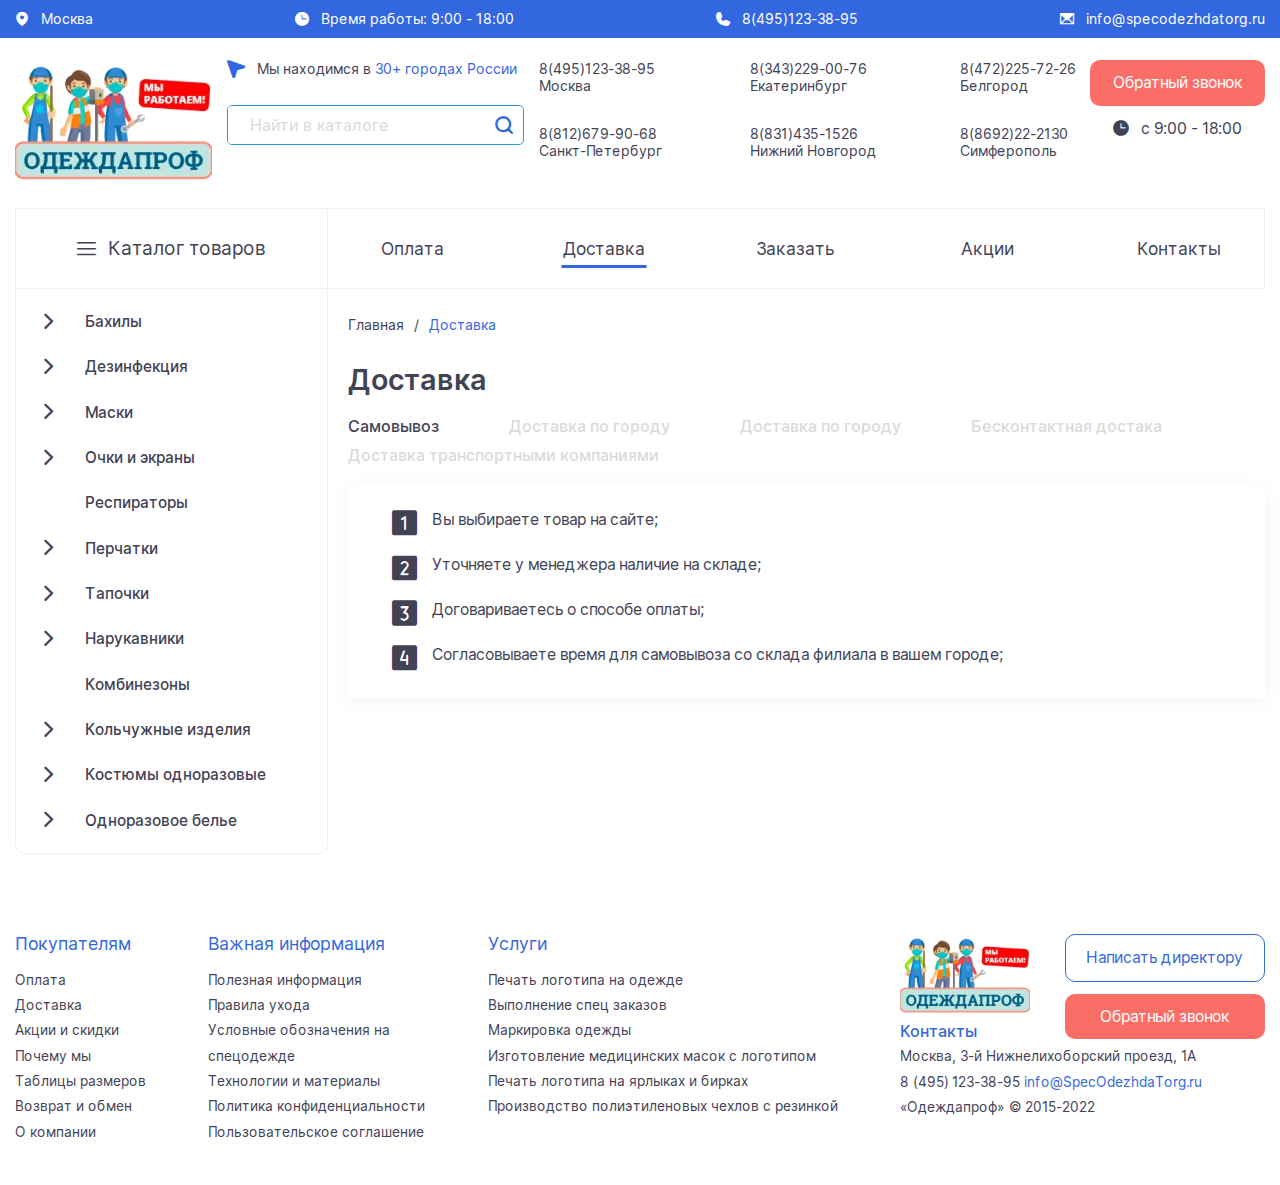
<file: delivery.html>
<!DOCTYPE html>
<html lang="ru">

<head>
	<title>Доставка</title>
	<meta charset="UTF-8">
	<meta name="format-detection" content="telephone=no">
	<link rel="stylesheet" href="css/style.min.css?_v=20220605190946">
	<meta name="viewport" content="width=device-width, initial-scale=1.0">
</head>

<body>
	<div class="wrapper">
		<header class="header">
			<div class="header__top">
				<div class="header__container">
					<a href="#" class="header__loc" data-popup="#citiesModal">
						<i class="_icon-marker"></i>
						<span>Москва</span>
					</a>
					<div class="header__time">
						<i class="_icon-clock"></i>
						<span>Время работы: 9:00 - 18:00</span>
					</div>
					<a href="tel:84951233895" class="header__phone">
						<i class="_icon-phone"></i>
						<span>8(495)123-38-95</span>
					</a>
					<a href="mailto: info@specodezhdatorg.ru" class="header__mail">
						<i class="_icon-mail"></i>
						<span>info@specodezhdatorg.ru</span>
					</a>
				</div>
			</div>
			<div class="header__container">
				<div class="header__main">
					<a href="index.html" class="header__logo">
						<picture><source srcset="img/logo.webp" type="image/webp"><img src="img/logo.png" alt="ОдеждаПроф"></picture>
					</a>
					<div class="header__search-block">
						<div class="header__cities _icon-nav">
							<p>Мы находимся в <a href="map.html">30+ городах России</a></p>
						</div>
						<form action="#" class="header__search-form">
							<input autocomplete="off" type="text" data-no-focus-classes required placeholder="Найти в каталоге" class="header__input">
							<button type="submit" class="header__button _icon-search"></button>
						</form>
					</div>
					<div class="header__links">
						<a href="tel:84951233895" class="header__city">
							<span>8(495)123-38-95</span>
							<span>Москва</span>
						</a>
						<a href="tel:83432290076" class="header__city">
							<span>8(343)229-00-76</span>
							<span>Екатеринбург</span>
						</a>
						<a href="tel:84722257226" class="header__city">
							<span>8(472)225-72-26</span>
							<span>Белгород</span>
						</a>
						<a href="tel:88126799068" class="header__city">
							<span>8(812)679-90-68</span>
							<span>Санкт-Петербург</span>
						</a>
						<a href="tel:88314351526" class="header__city">
							<span>8(831)435-1526</span>
							<span>Нижний Новгород</span>
						</a>
						<a href="tel:88692222130" class="header__city">
							<span>8(8692)22-2130</span>
							<span>Симферополь</span>
						</a>
					</div>
					<div class="header__button-block">
						<a href="#" class="header__red-btn red-btn" data-popup="#callback">
							Обратный звонок
						</a>
						<p class="header__btn-time _icon-clock">с 9:00 - 18:00</p>
					</div>
				</div>
			</div>
		</header>
		<main class="page">
			<div class="container">
				<div class="row">
					<div class="side col-lg-3">
						<div class="side__menu" data-spollers>
							<a class="side__title side-spoiler-link _icon-menu" data-spoller href="#">
								<span>Каталог товаров</span>
							</a>
							<div class="side__collapse">
								<nav class="side__nav">
									<ul class="side__main-ul">
										<li class="side__main-li"><a href="catalog.html" class="side__arrow-link"><span>Бахилы</span></a></li>
										<li class="side__main-li"><a href="catalog.html" class="side__arrow-link"><span>Дезинфекция</span></a>
										</li>
										<li class="side__main-li"><a href="catalog.html" class="side__arrow-link"><span>Маски</span></a></li>
										<li class="side__main-li"><a href="catalog.html" class="side__arrow-link"><span>Очки и
													экраны</span></a></li>
										<li class="side__main-li"><a href="catalog.html"><span>Респираторы</span></a>
										</li>
										<li class="side__main-li"><a href="catalog.html" class="side__arrow-link"><span>Перчатки</span></a>
										</li>
										<li class="side__main-li"><a href="catalog.html" class="side__arrow-link"><span>Тапочки</span></a></li>
										<li class="side__main-li"><a href="catalog.html" class="side__arrow-link"><span>Нарукавники</span></a>
										</li>
										<li class="side__main-li"><a href="catalog.html"><span>Комбинезоны</span></a>
										</li>
										<li class="side__main-li">
											<a href="catalog.html" class="side__arrow-link"><span>Кольчужные
													изделия</span></a>
											<ul class="side__subul">
												<li class="side__subli"><a href="catalog.html">Фартуки колючужные</a></li>
												<li class="side__subli"><a href="catalog.html">Перчатки кольчужные</a></li>
												<li class="side__subli"><a href="catalog.html">Кольчужные перчатки Niroflex 2000</a>
												</li>
												<li class="side__subli"><a href="catalog.html">Кольчужные перчатки Niroflex
														EasyFit</a></li>
												<li class="side__subli"><a href="catalog.html">Кольчужные перчатки Niroflex FM+</a>
												</li>
												<li class="side__subli"><a href="catalog.html">Кольчужные перчатки Niroflex Fix</a>
												</li>
											</ul>
										</li>
										<li class="side__main-li"><a href="catalog.html" class="side__arrow-link"><span>Костюмы
													одноразовые</span></a></li>
										<li class="side__main-li"><a href="catalog.html" class="side__arrow-link"><span>Одноразовое
													белье</span></a></li>
									</ul>
								</nav>
							</div>
						</div>
					</div>
					<div class="main col-lg-9">
						<nav class="main__nav">
							<ul>
								<li><a href="payment.html">Оплата</a></li>
								<li><a href="delivery.html" class="current">Доставка</a></li>
								<li><a href="order.html">Заказать</a></li>
								<li><a href="action.html">Акции</a></li>
								<li><a href="map.html">Контакты</a></li>
							</ul>
						</nav>
						<div class="main__sections">
							<div class="breadcrumbs">
								<nav class="breadcrumbs__nav">
									<ul>
										<li class="breadcrumbs__li"><a href="index.html">Главная</a></li>
										<li class="breadcrumbs__li">
											Доставка
										</li>
									</ul>
								</nav>
							</div>
							<div class="info-tab">
								<h1 class="info-tab__title">Доставка</h1>
								<div data-tabs class="info-tab__main">
									<nav data-tabs-titles class="info-tab__navigation">
										<a href="#" class="info-tab__tab-title _tab-active">Самовывоз</a>
										<a href="#" class="info-tab__tab-title">Доставка по городу</a>
										<a href="#" class="info-tab__tab-title">Доставка по городу</a>
										<a href="#" class="info-tab__tab-title">Бесконтактная достака</a>
										<a href="#" class="info-tab__tab-title">Доставка транспортными компаниями</a>
									</nav>
									<div data-tabs-body class="info-tab__content">
										<div class="info-tab__body">
											<div class="info-tab__block">
												<ul class="info-tab__order-ul">
													<li class="info-tab__order-li _icon-1">Вы выбираете товар на сайте;</li>
													<li class="info-tab__order-li _icon-2">Уточняете у менеджера наличие на складе;
													</li>
													<li class="info-tab__order-li _icon-3">Договариваетесь о способе оплаты;</li>
													<li class="info-tab__order-li _icon-4">Согласовываете время для самовывоза со
														склада филиала в вашем городе;</li>
												</ul>
											</div>
										</div>
										<div class="info-tab__body">
											<div class="info-tab__block">
												<h3 class="info-tab__block-title">
													Условия по оплате наличными
												</h3>
												<p>
													2 Оплата наличными осуществляется в пункте самовывоза или курьеру, после проверки
													товара на соответствие количеству
													позиций и наименований. Если будут обнаружены несоответствия или брак, от заказа
													(или от его части) можно отказаться. В
													таком случае оплачивается только за доставку (курьерскую или до пункта
													самовывоза) и
													принятый товар.
												</p>
											</div>
											<div class="info-tab__block">
												<h3 class="info-tab__block-title">
													Необходимая документация
												</h3>
												<p>
													Гарантийный талон; <br>
													Кассовый чек (ККМ). <br>
													Сроки выполнения заказа: от 3 до 7 дней (с учётом доставки).
												</p>
											</div>
										</div>
										<div class="info-tab__body">
											<div class="info-tab__block">
												<ul class="info-tab__order-ul">
													<li class="info-tab__order-li _icon-1">Вы выбираете товар на сайте;</li>
													<li class="info-tab__order-li _icon-2">Уточняете у менеджера наличие на складе;
													</li>
													<li class="info-tab__order-li _icon-3">Договариваетесь о способе оплаты;</li>
													<li class="info-tab__order-li _icon-4">Согласовываете время для самовывоза со
														склада филиала в вашем городе;</li>
												</ul>
											</div>
										</div>
										<div class="info-tab__body">
											<div class="info-tab__block">
												<h3 class="info-tab__block-title">
													Условия по оплате наличными
												</h3>
												<p>
													2 Оплата наличными осуществляется в пункте самовывоза или курьеру, после проверки
													товара на соответствие количеству
													позиций и наименований. Если будут обнаружены несоответствия или брак, от заказа
													(или от его части) можно отказаться. В
													таком случае оплачивается только за доставку (курьерскую или до пункта
													самовывоза) и
													принятый товар.
												</p>
											</div>
											<div class="info-tab__block">
												<h3 class="info-tab__block-title">
													Необходимая документация
												</h3>
												<p>
													Гарантийный талон; <br>
													Кассовый чек (ККМ). <br>
													Сроки выполнения заказа: от 3 до 7 дней (с учётом доставки).
												</p>
											</div>
										</div>
										<div class="info-tab__body">
											<div class="info-tab__block">
												<ul class="info-tab__order-ul">
													<li class="info-tab__order-li _icon-1">Вы выбираете товар на сайте;</li>
													<li class="info-tab__order-li _icon-2">Уточняете у менеджера наличие на складе;
													</li>
													<li class="info-tab__order-li _icon-3">Договариваетесь о способе оплаты;</li>
													<li class="info-tab__order-li _icon-4">Согласовываете время для самовывоза со
														склада филиала в вашем городе;</li>
												</ul>
											</div>
										</div>
									</div>
								</div>
							</div>
						</div>
					</div>
				</div>
			</div>
		</main>
		<div id="citiesModal" aria-hidden="true" class="popup modal-cities">
			<div class="popup__wrapper modal-cities__wrapper">
				<div class="popup__content modal-cities__content">
					<button data-close type="button" class="modal-cities__close _icon-cross"></button>
					<div class="modal-cities__text">
						<div class="modal-cities__main">
							<a href="tel:88512442580" class="modal-cities__link">
								<span>8 (851) 244-25-80</span>
								<span>Астрахань</span>
							</a>
							<a href="tel:83852556436" class="modal-cities__link">
								<span>8 (385) 255-64-36</span>
								<span>Барнаул</span>
							</a>
							<a href="tel:84832770259" class="modal-cities__link">
								<span>8 (4832) 770-259</span>
								<span>Брянск</span>
							</a>
							<a href="tel:88442968736" class="modal-cities__link">
								<span>8 (844) 296-8736</span>
								<span>Волгоград</span>
							</a>
							<a href="tel:84732106454" class="modal-cities__link">
								<span>8 (473) 210-64-54</span>
								<span>Воронеж</span>
							</a>
							<a href="tel:83952436740" class="modal-cities__link">
								<span>8 (395) 243-6740</span>
								<span>Иркутск</span>
							</a>
							<a href="tel:88435282720" class="modal-cities__link">
								<span>8 (843) 528-27-20</span>
								<span>Казань</span>
							</a>
							<a href="tel:83842780832" class="modal-cities__link">
								<span>8 (384) 278-08-32</span>
								<span>Кемерово</span>
							</a>
							<a href="tel:84986819830" class="modal-cities__link">
								<span>8 (498) 681-9830</span>
								<span>Королев</span>
							</a>
							<a href="tel:88619914370" class="modal-cities__link">
								<span>8 (861) 991-43-70</span>
								<span>Краснодар</span>
							</a>
							<a href="tel:83912347031" class="modal-cities__link">
								<span>8 (391) 234-70-31</span>
								<span>Красноярск</span>
							</a>
							<a href="tel:84712540652" class="modal-cities__link">
								<span>8 (4712) 540-652</span>
								<span>Курск</span>
							</a>
							<a href="tel:84742370224" class="modal-cities__link">
								<span>8 (4742) 370-224</span>
								<span>Липецк</span>
							</a>
							<a href="tel:84986815810" class="modal-cities__link">
								<span>8 (498) 681-5810</span>
								<span>Люберцы</span>
							</a>
							<a href="tel:84986829027" class="modal-cities__link">
								<span>8 (498) 682-9027</span>
								<span>Мытищи</span>
							</a>
							<a href="tel:83843328657" class="modal-cities__link">
								<span>8 (384) 332-86-57</span>
								<span>Новокузнецк</span>
							</a>
							<a href="tel:83833049546" class="modal-cities__link">
								<span>8 (383) 304-9546</span>
								<span>Новосибирск</span>
							</a>
							<a href="tel:83843328657" class="modal-cities__link">
								<span>8 (384) 332-86-57</span>
								<span>Новокузнецк</span>
							</a>
							<a href="tel:88632850699" class="modal-cities__link">
								<span>8 (863) 285-06-99</span>
								<span>Ростов-на-Дону</span>
							</a>
							<a href="tel:84912559921" class="modal-cities__link">
								<span>8 (4912) 559-921</span>
								<span>Рязань</span>
							</a>
							<a href="tel:83812790119" class="modal-cities__link">
								<span>8 (381) 279-0119</span>
								<span>Омск</span>
							</a>
							<a href="tel:88452694250" class="modal-cities__link">
								<span>8 (8452) 694-250</span>
								<span>Саратов</span>
							</a>
							<a href="tel:88692222130" class="modal-cities__link">
								<span>8 (8692) 22-2130</span>
								<span>Севастополь</span>
							</a>
							<a href="tel:88469578370" class="modal-cities__link">
								<span>8 (846) 957-83-70</span>
								<span>Самара</span>
							</a>
							<a href="tel:88652257393" class="modal-cities__link">
								<span>8 (8652) 257-393</span>
								<span>Ставрополь</span>
							</a>
							<a href="tel:83822609452" class="modal-cities__link">
								<span>8 (382) 260-94-52</span>
								<span>Томск</span>
							</a>
							<a href="tel:88624440681" class="modal-cities__link">
								<span>8 (862) 444-06-81</span>
								<span>Сочи</span>
							</a>
							<a href="tel:83512149868" class="modal-cities__link">
								<span>8 (351) 214-98-68</span>
								<span>Челябинск</span>
							</a>
							<a href="tel:83472249256" class="modal-cities__link">
								<span>8 (347) 224-92-56</span>
								<span>Уфа</span>
							</a>
							<a href="tel:84872770439" class="modal-cities__link">
								<span>8 (4872) 770-439</span>
								<span>Тула</span>
							</a>
						</div>
					</div>
				</div>
			</div>
		</div>

		<div id="callback" aria-hidden="true" class="popup callback">
			<div class="popup__wrapper callback__wrapper">
				<div class="popup__content callback__content">
					<button data-close type="button" class="callback__close _icon-cross"></button>
					<div class="callback__text">
						<p class="callback__title">
							Форма обратной связи
						</p>
						<form action="#" class="callback__form">
							<div class="callback__form-block">
								<select class="callback__select" data-scroll>
									<option value="" selected>Ближайший филиал</option>
									<option value="Москва">Москва</option>
									<option value="СПБ">СПБ</option>
									<option value="Волгоград">Волгоград</option>
									<option value="Москва">Москва</option>
									<option value="СПБ">СПБ</option>
									<option value="Волгоград">Волгоград</option>
									<option value="Москва">Москва</option>
									<option value="СПБ">СПБ</option>
									<option value="Волгоград">Волгоград</option>
									<option value="Москва">Москва</option>
									<option value="СПБ">СПБ</option>
									<option value="Волгоград">Волгоград</option>
									<option value="Москва">Москва</option>
									<option value="СПБ">СПБ</option>
									<option value="Волгоград">Волгоград</option>
								</select>
								<div class="callback__check"></div>
							</div>
							<div class="callback__form-block">
								<input autocomplete="off" type="text" required data-validate data-error="Введите ФИО" placeholder="ФИО" class="callback__input">
								<div class="callback__check"></div>
							</div>
							<div class="callback__form-block">
								<input autocomplete="off" type="tel" data-placeholder-nohide data-validate data-required data-error="Минимум 11 символов" pattern="\+7\s?[\(]{0,1}9[0-9]{2}[\)]{0,1}\s?\d{3}[-]{0,1}\d{2}[-]{0,1}\d{2}" value="+7(___)___-__-__" placeholder="+7(___)___-__-__" class="callback__input callback__phone">
								<div class="callback__check"></div>
							</div>
							<div class="callback__form-text">
								<p>Предоставив свои данные, Вы соглашаетесь <br> с <a href="#">Политикой конфиденциальности</a></p>
							</div>
							<button type="submit" class="callback__btn blue-btn">Отправить</button>
						</form>
					</div>
				</div>
			</div>
		</div>
		<footer class="footer">
			<div class="footer__container">
				<div class="footer__block">
					<p class="footer__title">Покупателям</p>
					<ul class="footer__ul">
						<li class="footer__li"><a href="#">Оплата</a></li>
						<li class="footer__li"><a href="#">Доставка</a></li>
						<li class="footer__li"><a href="#">Акции и скидки</a></li>
						<li class="footer__li"><a href="#">Почему мы</a></li>
						<li class="footer__li"><a href="#">Таблицы размеров</a></li>
						<li class="footer__li"><a href="#">Возврат и обмен</a></li>
						<li class="footer__li"><a href="#">О компании</a></li>
					</ul>
				</div>
				<div class="footer__block">
					<p class="footer__title">Важная информация</p>
					<ul class="footer__ul">
						<li class="footer__li"><a href="information.html">Полезная информация</a></li>
						<li class="footer__li"><a href="rules.html">Правила ухода</a></li>
						<li class="footer__li"><a href="designations.html">Условные обозначения на <br> спецодежде</a></li>
						<li class="footer__li"><a href="tech.html">Технологии и материалы</a></li>
						<li class="footer__li"><a href="#">Политика конфиденциальности</a></li>
						<li class="footer__li"><a href="#">Пользовательское соглашение</a></li>
					</ul>
				</div>
				<div class="footer__block">
					<p class="footer__title">Услуги</p>
					<ul class="footer__ul">
						<li class="footer__li"><a href="#">Печать логотипа на одежде</a></li>
						<li class="footer__li"><a href="#">Выполнение спец заказов</a></li>
						<li class="footer__li"><a href="#">Маркировка одежды</a></li>
						<li class="footer__li"><a href="#">Изготовление медицинских масок с логотипом</a></li>
						<li class="footer__li"><a href="#">Печать логотипа на ярлыках и бирках</a></li>
						<li class="footer__li"><a href="#">Производство полиэтиленовых чехлов с резинкой</a></li>
					</ul>
				</div>
				<div class="footer__block">
					<div class="footer__top">
						<div class="footer__left">
							<a href="index.html" class="footer__img">
								<picture><source srcset="img/logo.webp" type="image/webp"><img src="img/logo.png" alt="Логотип"></picture>
							</a>
							<p class="footer__subtitle">Контакты</p>
						</div>
						<div class="footer__right">
							<a href="#" class="footer__blue-btn blue-btn blue-btn--white">Написать директору</a>
							<a href="#" class="footer__red-btn red-btn" data-popup="#callback">Обратный звонок</a>
						</div>
					</div>
					<div class="footer__bottom">
						<p>
							Москва, 3-й Нижнелихоборский проезд, 1А
						</p>
						<p>
							<a href="tel:84951233895">8 (495) 123-38-95</a>
							<a href="mailto:info@SpecOdezhdaTorg.ru" class="footer__mail">info@SpecOdezhdaTorg.ru</a>
						</p>
						<p>
							«Одеждапроф» © 2015-2022
						</p>
					</div>
				</div>
			</div>
		</footer>
	</div>
	<script src="js/app.min.js?_v=20220605190946"></script>
</body>

</html>
</file>
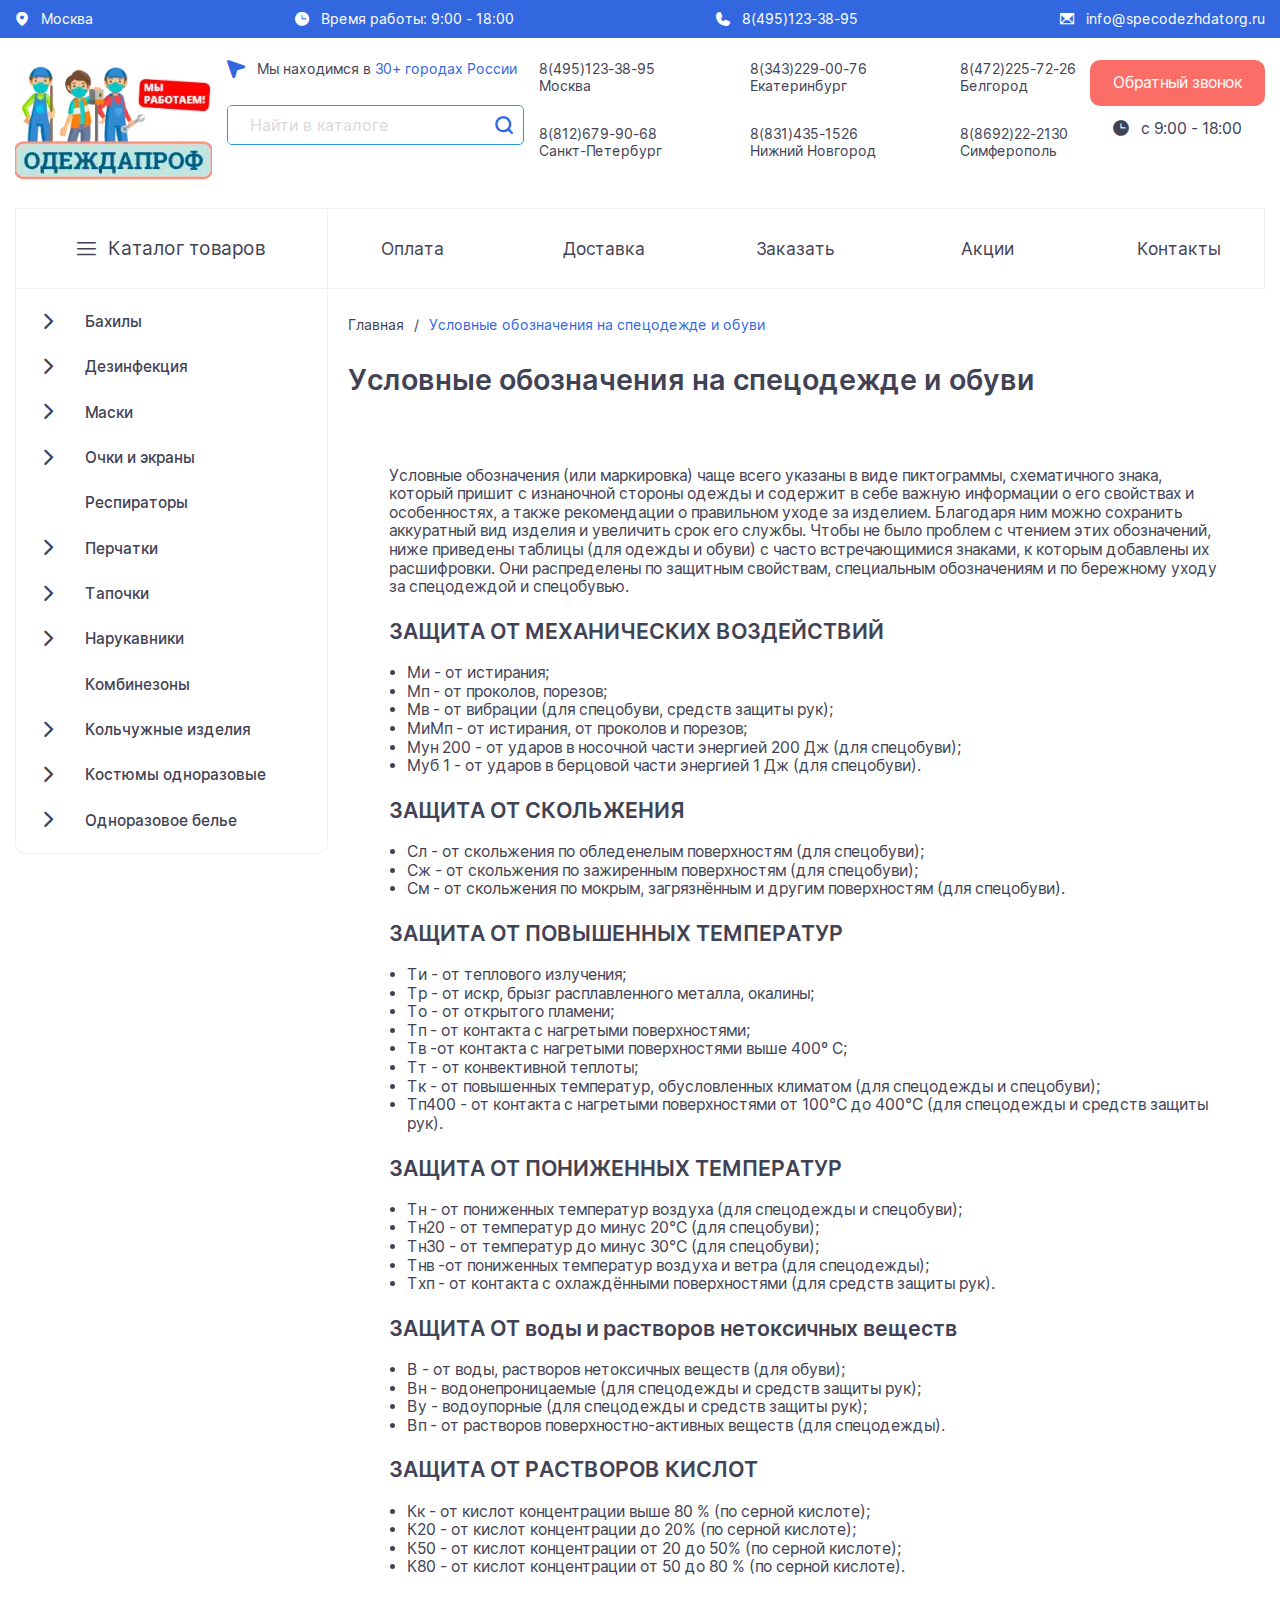
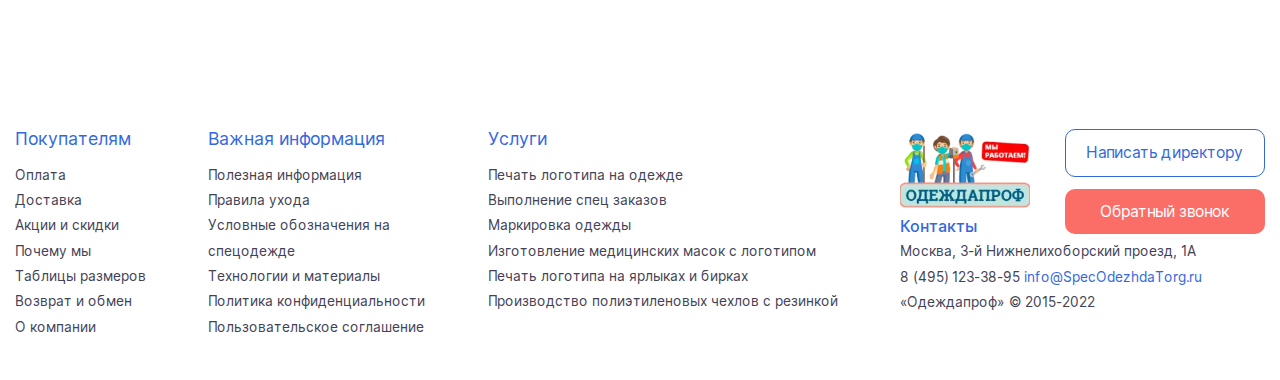
<file: designations.html>
<!DOCTYPE html>
<html lang="ru">

<head>
	<title>Условные обозначения</title>
	<meta charset="UTF-8">
	<meta name="format-detection" content="telephone=no">
	<link rel="stylesheet" href="css/style.min.css?_v=20220605190946">
	<meta name="viewport" content="width=device-width, initial-scale=1.0">
</head>

<body>
	<div class="wrapper">
		<header class="header">
			<div class="header__top">
				<div class="header__container">
					<a href="#" class="header__loc" data-popup="#citiesModal">
						<i class="_icon-marker"></i>
						<span>Москва</span>
					</a>
					<div class="header__time">
						<i class="_icon-clock"></i>
						<span>Время работы: 9:00 - 18:00</span>
					</div>
					<a href="tel:84951233895" class="header__phone">
						<i class="_icon-phone"></i>
						<span>8(495)123-38-95</span>
					</a>
					<a href="mailto: info@specodezhdatorg.ru" class="header__mail">
						<i class="_icon-mail"></i>
						<span>info@specodezhdatorg.ru</span>
					</a>
				</div>
			</div>
			<div class="header__container">
				<div class="header__main">
					<a href="index.html" class="header__logo">
						<picture><source srcset="img/logo.webp" type="image/webp"><img src="img/logo.png" alt="ОдеждаПроф"></picture>
					</a>
					<div class="header__search-block">
						<div class="header__cities _icon-nav">
							<p>Мы находимся в <a href="map.html">30+ городах России</a></p>
						</div>
						<form action="#" class="header__search-form">
							<input autocomplete="off" type="text" data-no-focus-classes required placeholder="Найти в каталоге" class="header__input">
							<button type="submit" class="header__button _icon-search"></button>
						</form>
					</div>
					<div class="header__links">
						<a href="tel:84951233895" class="header__city">
							<span>8(495)123-38-95</span>
							<span>Москва</span>
						</a>
						<a href="tel:83432290076" class="header__city">
							<span>8(343)229-00-76</span>
							<span>Екатеринбург</span>
						</a>
						<a href="tel:84722257226" class="header__city">
							<span>8(472)225-72-26</span>
							<span>Белгород</span>
						</a>
						<a href="tel:88126799068" class="header__city">
							<span>8(812)679-90-68</span>
							<span>Санкт-Петербург</span>
						</a>
						<a href="tel:88314351526" class="header__city">
							<span>8(831)435-1526</span>
							<span>Нижний Новгород</span>
						</a>
						<a href="tel:88692222130" class="header__city">
							<span>8(8692)22-2130</span>
							<span>Симферополь</span>
						</a>
					</div>
					<div class="header__button-block">
						<a href="#" class="header__red-btn red-btn" data-popup="#callback">
							Обратный звонок
						</a>
						<p class="header__btn-time _icon-clock">с 9:00 - 18:00</p>
					</div>
				</div>
			</div>
		</header>
		<main class="page">
			<div class="container">
				<div class="row">
					<div class="side col-lg-3">
						<div class="side__menu" data-spollers>
							<a class="side__title side-spoiler-link _icon-menu" data-spoller href="#">
								<span>Каталог товаров</span>
							</a>
							<div class="side__collapse">
								<nav class="side__nav">
									<ul class="side__main-ul">
										<li class="side__main-li"><a href="catalog.html" class="side__arrow-link"><span>Бахилы</span></a></li>
										<li class="side__main-li"><a href="catalog.html" class="side__arrow-link"><span>Дезинфекция</span></a>
										</li>
										<li class="side__main-li"><a href="catalog.html" class="side__arrow-link"><span>Маски</span></a></li>
										<li class="side__main-li"><a href="catalog.html" class="side__arrow-link"><span>Очки и
													экраны</span></a></li>
										<li class="side__main-li"><a href="catalog.html"><span>Респираторы</span></a>
										</li>
										<li class="side__main-li"><a href="catalog.html" class="side__arrow-link"><span>Перчатки</span></a>
										</li>
										<li class="side__main-li"><a href="catalog.html" class="side__arrow-link"><span>Тапочки</span></a></li>
										<li class="side__main-li"><a href="catalog.html" class="side__arrow-link"><span>Нарукавники</span></a>
										</li>
										<li class="side__main-li"><a href="catalog.html"><span>Комбинезоны</span></a>
										</li>
										<li class="side__main-li">
											<a href="catalog.html" class="side__arrow-link"><span>Кольчужные
													изделия</span></a>
											<ul class="side__subul">
												<li class="side__subli"><a href="catalog.html">Фартуки колючужные</a></li>
												<li class="side__subli"><a href="catalog.html">Перчатки кольчужные</a></li>
												<li class="side__subli"><a href="catalog.html">Кольчужные перчатки Niroflex 2000</a>
												</li>
												<li class="side__subli"><a href="catalog.html">Кольчужные перчатки Niroflex
														EasyFit</a></li>
												<li class="side__subli"><a href="catalog.html">Кольчужные перчатки Niroflex FM+</a>
												</li>
												<li class="side__subli"><a href="catalog.html">Кольчужные перчатки Niroflex Fix</a>
												</li>
											</ul>
										</li>
										<li class="side__main-li"><a href="catalog.html" class="side__arrow-link"><span>Костюмы
													одноразовые</span></a></li>
										<li class="side__main-li"><a href="catalog.html" class="side__arrow-link"><span>Одноразовое
													белье</span></a></li>
									</ul>
								</nav>
							</div>
						</div>
					</div>
					<div class="main col-lg-9">
						<nav class="main__nav">
							<ul>
								<li><a href="payment.html">Оплата</a></li>
								<li><a href="delivery.html">Доставка</a></li>
								<li><a href="order.html">Заказать</a></li>
								<li><a href="action.html">Акции</a></li>
								<li><a href="map.html">Контакты</a></li>
							</ul>
						</nav>
						<div class="main__sections">
							<div class="breadcrumbs">
								<nav class="breadcrumbs__nav">
									<ul>
										<li class="breadcrumbs__li"><a href="index.html">Главная</a></li>
										<li class="breadcrumbs__li">
											Условные обозначения на спецодежде и обуви
										</li>
									</ul>
								</nav>
							</div>
							<div class="info-tab">
								<h1 class="info-tab__title">Условные обозначения на спецодежде и обуви</h1>
								<div class="info-tab__main">
									<div class="info-tab__text-main text-main">
										<div class="text-main__block">
											<p>
												Условные обозначения (или маркировка) чаще всего указаны в виде пиктограммы,
												схематичного знака, который пришит с
												изнаночной стороны одежды и содержит в себе важную информации о его свойствах и
												особенностях, а также рекомендации о
												правильном уходе за изделием. Благодаря ним можно сохранить аккуратный вид изделия и
												увеличить срок его службы. Чтобы не
												было проблем с чтением этих обозначений, ниже приведены таблицы (для одежды и обуви)
												с часто встречающимися знаками, к
												которым добавлены их расшифровки. Они распределены по защитным свойствам,
												специальным обозначениям и по бережному уходу
												за спецодеждой и спецобувью.
											</p>
										</div>
										<div class="text-main__block">
											<h2 class="text-main__title">
												ЗАЩИТА ОТ МЕХАНИЧЕСКИХ ВОЗДЕЙСТВИЙ
											</h2>
											<ul>
												<li>Ми - от истирания;</li>
												<li>Мп - от проколов, порезов;</li>
												<li>Mв - от вибрации (для спецобуви, средств защиты рук);</li>
												<li>МиМп - от истирания, от проколов и порезов;</li>
												<li>Мун 200 - от ударов в носочной части энергией 200 Дж (для спецобуви);</li>
												<li>Муб 1 - от ударов в берцовой части энергией 1 Дж (для спецобуви).</li>
											</ul>
										</div>
										<div class="text-main__block">
											<h2 class="text-main__title">
												ЗАЩИТА ОТ СКОЛЬЖЕНИЯ
											</h2>
											<ul>
												<li>Сл - от скольжения по обледенелым поверхностям (для спецобуви);</li>
												<li>Сж - от скольжения по зажиренным поверхностям (для спецобуви);</li>
												<li>См - от скольжения по мокрым, загрязнённым и другим поверхностям (для
													спецобуви).</li>
											</ul>
										</div>
										<div class="text-main__block">
											<h2 class="text-main__title">
												ЗАЩИТА ОТ ПОВЫШЕННЫХ ТЕМПЕРАТУР
											</h2>
											<ul>
												<li>Ти - от теплового излучения;</li>
												<li>Тр - от искр, брызг расплавленного металла, окалины;</li>
												<li>То - от открытого пламени;</li>
												<li>Тп - от контакта с нагретыми поверхностями;</li>
												<li>Тв -от контакта с нагретыми поверхностями выше 400º С;</li>
												<li>Тт - от конвективной теплоты;</li>
												<li>Тк - от повышенных температур, обусловленных климатом (для спецодежды и
													спецобуви);</li>
												<li>Тп400 - от контакта с нагретыми поверхностями от 100°С до 400°С (для спецодежды
													и
													средств защиты рук).</li>
											</ul>
										</div>
										<div class="text-main__block">
											<h2 class="text-main__title">
												ЗАЩИТА ОТ ПОНИЖЕННЫХ ТЕМПЕРАТУР
											</h2>
											<ul>
												<li>Тн - от пониженных температур воздуха (для спецодежды и спецобуви);</li>
												<li>Тн20 - от температур до минус 20°С (для спецобуви);</li>
												<li>Тн30 - от температур до минус 30°С (для спецобуви);</li>
												<li>Тнв -от пониженных температур воздуха и ветра (для спецодежды);</li>
												<li>Тхп - от контакта с охлаждёнными поверхностями (для средств защиты рук).</li>
											</ul>
										</div>
										<div class="text-main__block">
											<h2 class="text-main__title">
												ЗАЩИТА ОТ воды и растворов нетоксичных веществ
											</h2>
											<ul>
												<li>В - от воды, растворов нетоксичных веществ (для обуви);</li>
												<li>Вн - водонепроницаемые (для спецодежды и средств защиты рук);</li>
												<li>By - водоупорные (для спецодежды и средств защиты рук);</li>
												<li>Вп - от растворов поверхностно-активных веществ (для спецодежды).</li>
											</ul>
										</div>
										<div class="text-main__block">
											<h2 class="text-main__title">
												ЗАЩИТА ОТ РАСТВОРОВ КИСЛОТ
											</h2>
											<ul>
												<li>Кк - от кислот концентрации выше 80 % (по серной кислоте);</li>
												<li>К20 - от кислот концентрации до 20% (по серной кислоте);</li>
												<li>К50 - от кислот концентрации от 20 до 50% (по серной кислоте);</li>
												<li>К80 - от кислот концентрации от 50 до 80 % (по серной кислоте).</li>
											</ul>
										</div>
									</div>
								</div>
							</div>
						</div>
					</div>
				</div>
			</div>
		</main>
		<div id="citiesModal" aria-hidden="true" class="popup modal-cities">
			<div class="popup__wrapper modal-cities__wrapper">
				<div class="popup__content modal-cities__content">
					<button data-close type="button" class="modal-cities__close _icon-cross"></button>
					<div class="modal-cities__text">
						<div class="modal-cities__main">
							<a href="tel:88512442580" class="modal-cities__link">
								<span>8 (851) 244-25-80</span>
								<span>Астрахань</span>
							</a>
							<a href="tel:83852556436" class="modal-cities__link">
								<span>8 (385) 255-64-36</span>
								<span>Барнаул</span>
							</a>
							<a href="tel:84832770259" class="modal-cities__link">
								<span>8 (4832) 770-259</span>
								<span>Брянск</span>
							</a>
							<a href="tel:88442968736" class="modal-cities__link">
								<span>8 (844) 296-8736</span>
								<span>Волгоград</span>
							</a>
							<a href="tel:84732106454" class="modal-cities__link">
								<span>8 (473) 210-64-54</span>
								<span>Воронеж</span>
							</a>
							<a href="tel:83952436740" class="modal-cities__link">
								<span>8 (395) 243-6740</span>
								<span>Иркутск</span>
							</a>
							<a href="tel:88435282720" class="modal-cities__link">
								<span>8 (843) 528-27-20</span>
								<span>Казань</span>
							</a>
							<a href="tel:83842780832" class="modal-cities__link">
								<span>8 (384) 278-08-32</span>
								<span>Кемерово</span>
							</a>
							<a href="tel:84986819830" class="modal-cities__link">
								<span>8 (498) 681-9830</span>
								<span>Королев</span>
							</a>
							<a href="tel:88619914370" class="modal-cities__link">
								<span>8 (861) 991-43-70</span>
								<span>Краснодар</span>
							</a>
							<a href="tel:83912347031" class="modal-cities__link">
								<span>8 (391) 234-70-31</span>
								<span>Красноярск</span>
							</a>
							<a href="tel:84712540652" class="modal-cities__link">
								<span>8 (4712) 540-652</span>
								<span>Курск</span>
							</a>
							<a href="tel:84742370224" class="modal-cities__link">
								<span>8 (4742) 370-224</span>
								<span>Липецк</span>
							</a>
							<a href="tel:84986815810" class="modal-cities__link">
								<span>8 (498) 681-5810</span>
								<span>Люберцы</span>
							</a>
							<a href="tel:84986829027" class="modal-cities__link">
								<span>8 (498) 682-9027</span>
								<span>Мытищи</span>
							</a>
							<a href="tel:83843328657" class="modal-cities__link">
								<span>8 (384) 332-86-57</span>
								<span>Новокузнецк</span>
							</a>
							<a href="tel:83833049546" class="modal-cities__link">
								<span>8 (383) 304-9546</span>
								<span>Новосибирск</span>
							</a>
							<a href="tel:83843328657" class="modal-cities__link">
								<span>8 (384) 332-86-57</span>
								<span>Новокузнецк</span>
							</a>
							<a href="tel:88632850699" class="modal-cities__link">
								<span>8 (863) 285-06-99</span>
								<span>Ростов-на-Дону</span>
							</a>
							<a href="tel:84912559921" class="modal-cities__link">
								<span>8 (4912) 559-921</span>
								<span>Рязань</span>
							</a>
							<a href="tel:83812790119" class="modal-cities__link">
								<span>8 (381) 279-0119</span>
								<span>Омск</span>
							</a>
							<a href="tel:88452694250" class="modal-cities__link">
								<span>8 (8452) 694-250</span>
								<span>Саратов</span>
							</a>
							<a href="tel:88692222130" class="modal-cities__link">
								<span>8 (8692) 22-2130</span>
								<span>Севастополь</span>
							</a>
							<a href="tel:88469578370" class="modal-cities__link">
								<span>8 (846) 957-83-70</span>
								<span>Самара</span>
							</a>
							<a href="tel:88652257393" class="modal-cities__link">
								<span>8 (8652) 257-393</span>
								<span>Ставрополь</span>
							</a>
							<a href="tel:83822609452" class="modal-cities__link">
								<span>8 (382) 260-94-52</span>
								<span>Томск</span>
							</a>
							<a href="tel:88624440681" class="modal-cities__link">
								<span>8 (862) 444-06-81</span>
								<span>Сочи</span>
							</a>
							<a href="tel:83512149868" class="modal-cities__link">
								<span>8 (351) 214-98-68</span>
								<span>Челябинск</span>
							</a>
							<a href="tel:83472249256" class="modal-cities__link">
								<span>8 (347) 224-92-56</span>
								<span>Уфа</span>
							</a>
							<a href="tel:84872770439" class="modal-cities__link">
								<span>8 (4872) 770-439</span>
								<span>Тула</span>
							</a>
						</div>
					</div>
				</div>
			</div>
		</div>

		<div id="callback" aria-hidden="true" class="popup callback">
			<div class="popup__wrapper callback__wrapper">
				<div class="popup__content callback__content">
					<button data-close type="button" class="callback__close _icon-cross"></button>
					<div class="callback__text">
						<p class="callback__title">
							Форма обратной связи
						</p>
						<form action="#" class="callback__form">
							<div class="callback__form-block">
								<select class="callback__select" data-scroll>
									<option value="" selected>Ближайший филиал</option>
									<option value="Москва">Москва</option>
									<option value="СПБ">СПБ</option>
									<option value="Волгоград">Волгоград</option>
									<option value="Москва">Москва</option>
									<option value="СПБ">СПБ</option>
									<option value="Волгоград">Волгоград</option>
									<option value="Москва">Москва</option>
									<option value="СПБ">СПБ</option>
									<option value="Волгоград">Волгоград</option>
									<option value="Москва">Москва</option>
									<option value="СПБ">СПБ</option>
									<option value="Волгоград">Волгоград</option>
									<option value="Москва">Москва</option>
									<option value="СПБ">СПБ</option>
									<option value="Волгоград">Волгоград</option>
								</select>
								<div class="callback__check"></div>
							</div>
							<div class="callback__form-block">
								<input autocomplete="off" type="text" required data-validate data-error="Введите ФИО" placeholder="ФИО" class="callback__input">
								<div class="callback__check"></div>
							</div>
							<div class="callback__form-block">
								<input autocomplete="off" type="tel" data-placeholder-nohide data-validate data-required data-error="Минимум 11 символов" pattern="\+7\s?[\(]{0,1}9[0-9]{2}[\)]{0,1}\s?\d{3}[-]{0,1}\d{2}[-]{0,1}\d{2}" value="+7(___)___-__-__" placeholder="+7(___)___-__-__" class="callback__input callback__phone">
								<div class="callback__check"></div>
							</div>
							<div class="callback__form-text">
								<p>Предоставив свои данные, Вы соглашаетесь <br> с <a href="#">Политикой конфиденциальности</a></p>
							</div>
							<button type="submit" class="callback__btn blue-btn">Отправить</button>
						</form>
					</div>
				</div>
			</div>
		</div>
		<footer class="footer">
			<div class="footer__container">
				<div class="footer__block">
					<p class="footer__title">Покупателям</p>
					<ul class="footer__ul">
						<li class="footer__li"><a href="#">Оплата</a></li>
						<li class="footer__li"><a href="#">Доставка</a></li>
						<li class="footer__li"><a href="#">Акции и скидки</a></li>
						<li class="footer__li"><a href="#">Почему мы</a></li>
						<li class="footer__li"><a href="#">Таблицы размеров</a></li>
						<li class="footer__li"><a href="#">Возврат и обмен</a></li>
						<li class="footer__li"><a href="#">О компании</a></li>
					</ul>
				</div>
				<div class="footer__block">
					<p class="footer__title">Важная информация</p>
					<ul class="footer__ul">
						<li class="footer__li"><a href="information.html">Полезная информация</a></li>
						<li class="footer__li"><a href="rules.html">Правила ухода</a></li>
						<li class="footer__li"><a href="designations.html">Условные обозначения на <br> спецодежде</a></li>
						<li class="footer__li"><a href="tech.html">Технологии и материалы</a></li>
						<li class="footer__li"><a href="#">Политика конфиденциальности</a></li>
						<li class="footer__li"><a href="#">Пользовательское соглашение</a></li>
					</ul>
				</div>
				<div class="footer__block">
					<p class="footer__title">Услуги</p>
					<ul class="footer__ul">
						<li class="footer__li"><a href="#">Печать логотипа на одежде</a></li>
						<li class="footer__li"><a href="#">Выполнение спец заказов</a></li>
						<li class="footer__li"><a href="#">Маркировка одежды</a></li>
						<li class="footer__li"><a href="#">Изготовление медицинских масок с логотипом</a></li>
						<li class="footer__li"><a href="#">Печать логотипа на ярлыках и бирках</a></li>
						<li class="footer__li"><a href="#">Производство полиэтиленовых чехлов с резинкой</a></li>
					</ul>
				</div>
				<div class="footer__block">
					<div class="footer__top">
						<div class="footer__left">
							<a href="index.html" class="footer__img">
								<picture><source srcset="img/logo.webp" type="image/webp"><img src="img/logo.png" alt="Логотип"></picture>
							</a>
							<p class="footer__subtitle">Контакты</p>
						</div>
						<div class="footer__right">
							<a href="#" class="footer__blue-btn blue-btn blue-btn--white">Написать директору</a>
							<a href="#" class="footer__red-btn red-btn" data-popup="#callback">Обратный звонок</a>
						</div>
					</div>
					<div class="footer__bottom">
						<p>
							Москва, 3-й Нижнелихоборский проезд, 1А
						</p>
						<p>
							<a href="tel:84951233895">8 (495) 123-38-95</a>
							<a href="mailto:info@SpecOdezhdaTorg.ru" class="footer__mail">info@SpecOdezhdaTorg.ru</a>
						</p>
						<p>
							«Одеждапроф» © 2015-2022
						</p>
					</div>
				</div>
			</div>
		</footer>
	</div>
	<script src="js/app.min.js?_v=20220605190946"></script>
</body>

</html>
</file>
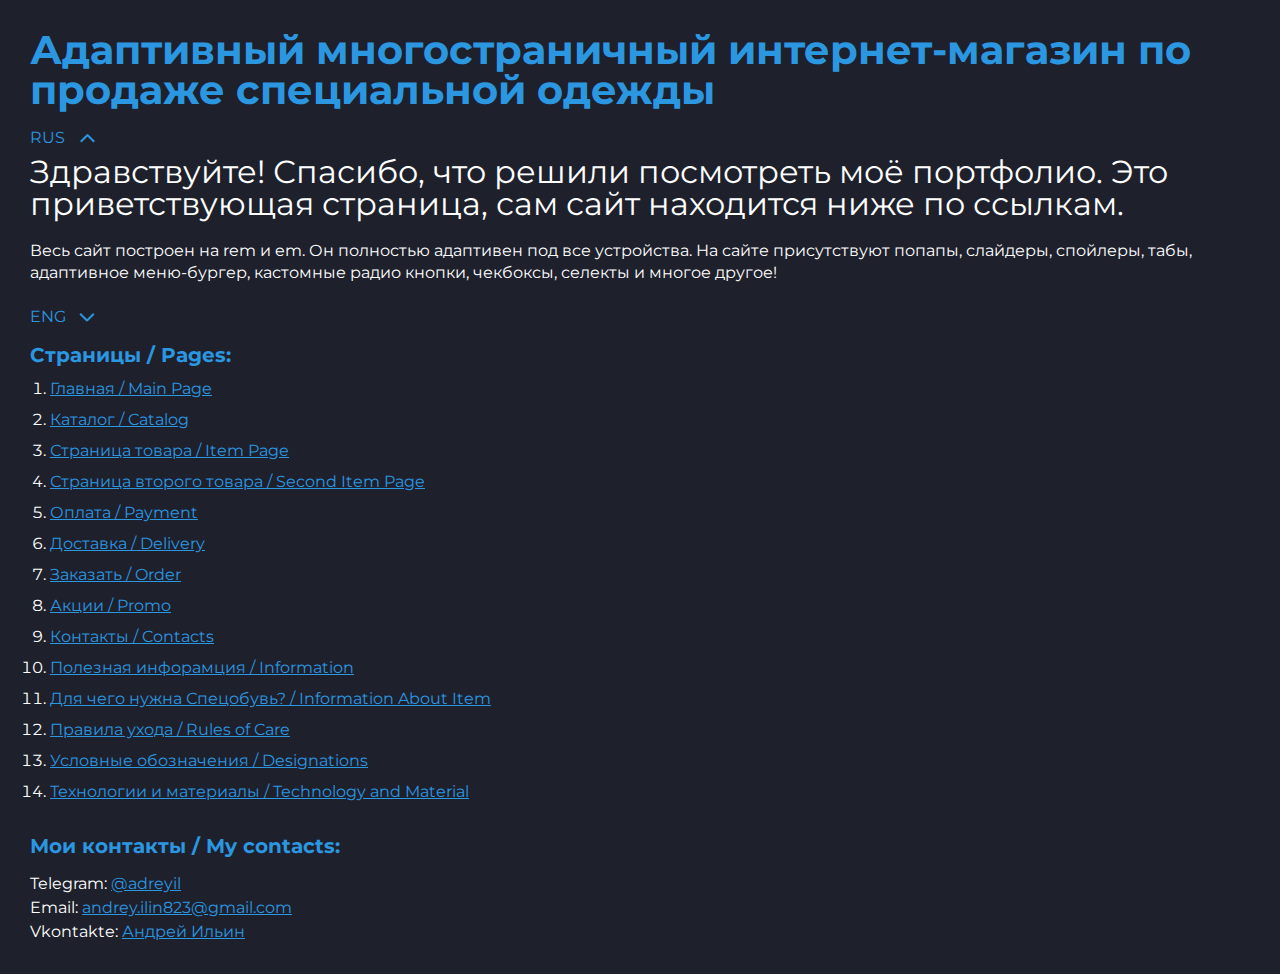
<file: home.html>
<!DOCTYPE html>
<html lang="en">

<head>
	<title>Welcome</title>
	<meta charset="UTF-8">
	<meta name="viewport" content="width=device-width, initial-scale=1.0">
</head>

<body>
	<div class="rootpage">
		<h1>Адаптивный многостраничный интернет-магазин по продаже специальной одежды</h1>
		<div data-spollers class="info-wrapper">
			<div data-spoller class="lang _spoller-active">RUS</div>
			<div class="info-lang-wrapper">
				<p class="welcome">Здравствуйте! Спасибо, что решили посмотреть моё портфолио. Это приветствующая
					страница, сам сайт находится ниже по ссылкам.</p>
				<p class="about">Весь сайт построен на rem и em. Он полностью адаптивен под все устройства. На сайте
					присутствуют
					попапы, слайдеры, спойлеры, табы, адаптивное меню-бургер, кастомные радио кнопки, чекбоксы, селекты и
					многое
					другое!</p>
			</div>
			<div data-spoller class="lang">ENG</div>
			<div class="info-lang-wrapper">
				<p class="welcome">Hello! Thank you for taking a look at my portfolio. It's just a welcome page. The real
					website
					is below</p>
				<p class="about">The whole site is made with rem and em. It is fully adaptive. It has pop-ups, sliders,
					spoilers,
					tabs, adaptive menu burger, custom radio buttons, checkboxes, select and a lot more!</p>
			</div>
		</div>
		<h2>Страницы / Pages:</h2>
		<ol class="rootpage__list">
			<li><a target="_blank" href="index.html">Главная / Main Page</a></li>
			<li><a target="_blank" href="catalog.html">Каталог / Catalog</a></li>
			<li><a target="_blank" href="item.html">Страница товара / Item Page</a></li>
			<li><a target="_blank" href="item2.html">Страница второго товара / Second Item Page</a></li>
			<li><a target="_blank" href="payment.html">Оплата / Payment</a></li>
			<li><a target="_blank" href="delivery.html">Доставка / Delivery</a></li>
			<li><a target="_blank" href="order.html">Заказать / Order</a></li>
			<li><a target="_blank" href="action.html">Акции / Promo</a></li>
			<li><a target="_blank" href="map.html">Контакты / Contacts</a></li>
			<li><a target="_blank" href="information.html">Полезная инфорамция / Information</a></li>
			<li><a target="_blank" href="informationItem.html">Для чего нужна Спецобувь? / Information About Item</a></li>
			<li><a target="_blank" href="rules.html">Правила ухода / Rules of Care</a></li>
			<li><a target="_blank" href="designations.html">Условные обозначения / Designations</a></li>
			<li><a target="_blank" href="tech.html">Технологии и материалы / Technology and Material</a></li>
		</ol>
		<div class="rootpage__contacts">
			<h2>Мои контакты / My contacts:</h2>
			<p>Telegram: <a href="https://t.me/adreyil">@adreyil</a></p>
			<p>Email: <a href="mailto:andrey.ilin823@gmail.com">andrey.ilin823@gmail.com</a></p>
			<p>Vkontakte: <a href="https://vk.com/ja_ne_andrey" target="_blank">Андрей Ильин</a></p>
		</div>
	</div>
	<script src="js/app.min.js?_v=20220125131450"></script>
</body>
<style>
	@charset "UTF-8";
	@import url("https://fonts.googleapis.com/css?family=Montserrat:regular,700&display=swap");

	*,
	*::before,
	*::after {
		padding: 0px;
		margin: 0px;
		border: 0px;
		box-sizing: border-box;
	}

	html,
	body {
		height: 100%;
		margin: 0;
		padding: 0;
		min-width: 320px;
		width: 100%;
		color: #fff;
		background: #1E212C;
	}

	body {
		font-family: Montserrat;
		font-size: 100%;
		line-height: 1;
		font-size: 1rem;
	}

	a {
		text-decoration: underline;
		color: #2c97e1;
	}

	a:visited {
		text-decoration: underline;
		color: #59baff;
	}

	a:hover {
		text-decoration: none;
	}

	ul li {
		list-style: none;
	}

	img {
		vertical-align: top;
	}

	.info-wrapper {
		display: flex;
		flex-direction: column;
		margin: 0px 0px 10px 0px;
	}

	.lang {
		color: #2c97e1;
		margin: 0px 0px 10px 0px;
		cursor: pointer;
		display: inline-flex;
		align-items: center;
		position: relative;
		padding: 0px 30px 0px 0px;
		align-self: flex-start;
	}

	.lang::before {
		content: '';
		position: absolute;
		background-color: #2c97e1;
		width: 10px;
		height: 2px;
		top: 50%;
		right: 8px;
		transform: rotate(45deg) translateY(-50%);
	}

	.lang::after {
		content: '';
		position: absolute;
		background-color: #2c97e1;
		width: 10px;
		height: 2px;
		top: 50%;
		right: 0;
		transform: rotate(-45deg) translateY(-50%);
	}


	.lang._spoller-active::before {
		transform: rotate(-45deg) translateY(-50%);
		right: 5.5px;
	}

	.lang._spoller-active::after {
		transform: rotate(45deg) translateY(-50%);
	}

	.wrapper {
		width: 100%;
		min-height: 100%;
		overflow: hidden;
	}

	.welcome {
		font-size: 2rem;
		margin: 0px 0px 20px 0px;

	}

	@media (max-width: 767px) {
		.welcome {
			font-size: 1.5rem;
		}
	}

	.rootpage {
		padding: 30px;
		display: flex;
		flex-direction: column;
		align-items: flex-start;
	}

	@media (max-width: 767px) {
		.rootpage {
			padding: 30px 15px;
		}
	}

	h1 {
		color: #2c97e1;
		font-size: 2.5rem;
		margin: 0px 0px 1.25rem 0px;
	}

	@media (max-width: 767px) {
		h1 {
			font-size: 1.85rem;
			margin: 0px 0px 1.25rem 0px;
		}
	}

	h2 {
		color: #2c97e1;
		font-size: 1.25rem;
		margin: 0px 0px 1rem 0px;
	}

	@media (max-width: 767px) {
		h2 {
			font-size: 1.125rem;
			margin: 0px 0px 1rem 0px;
		}
	}

	.about {
		line-height: 140%;
		margin: 0px 0px 1.5rem 0px;
	}

	.rootpage__list {
		margin: 0px 0px 2.25rem 1.25rem;
	}

	.rootpage__list li:not(:last-child) {
		margin: 0px 0px 15px 0px;
	}

	.rootpage__contacts a {
		color: #2c97e1;
	}

	.rootpage__contacts p {
		line-height: 1.5em;
	}
</style>

</html>
</file>
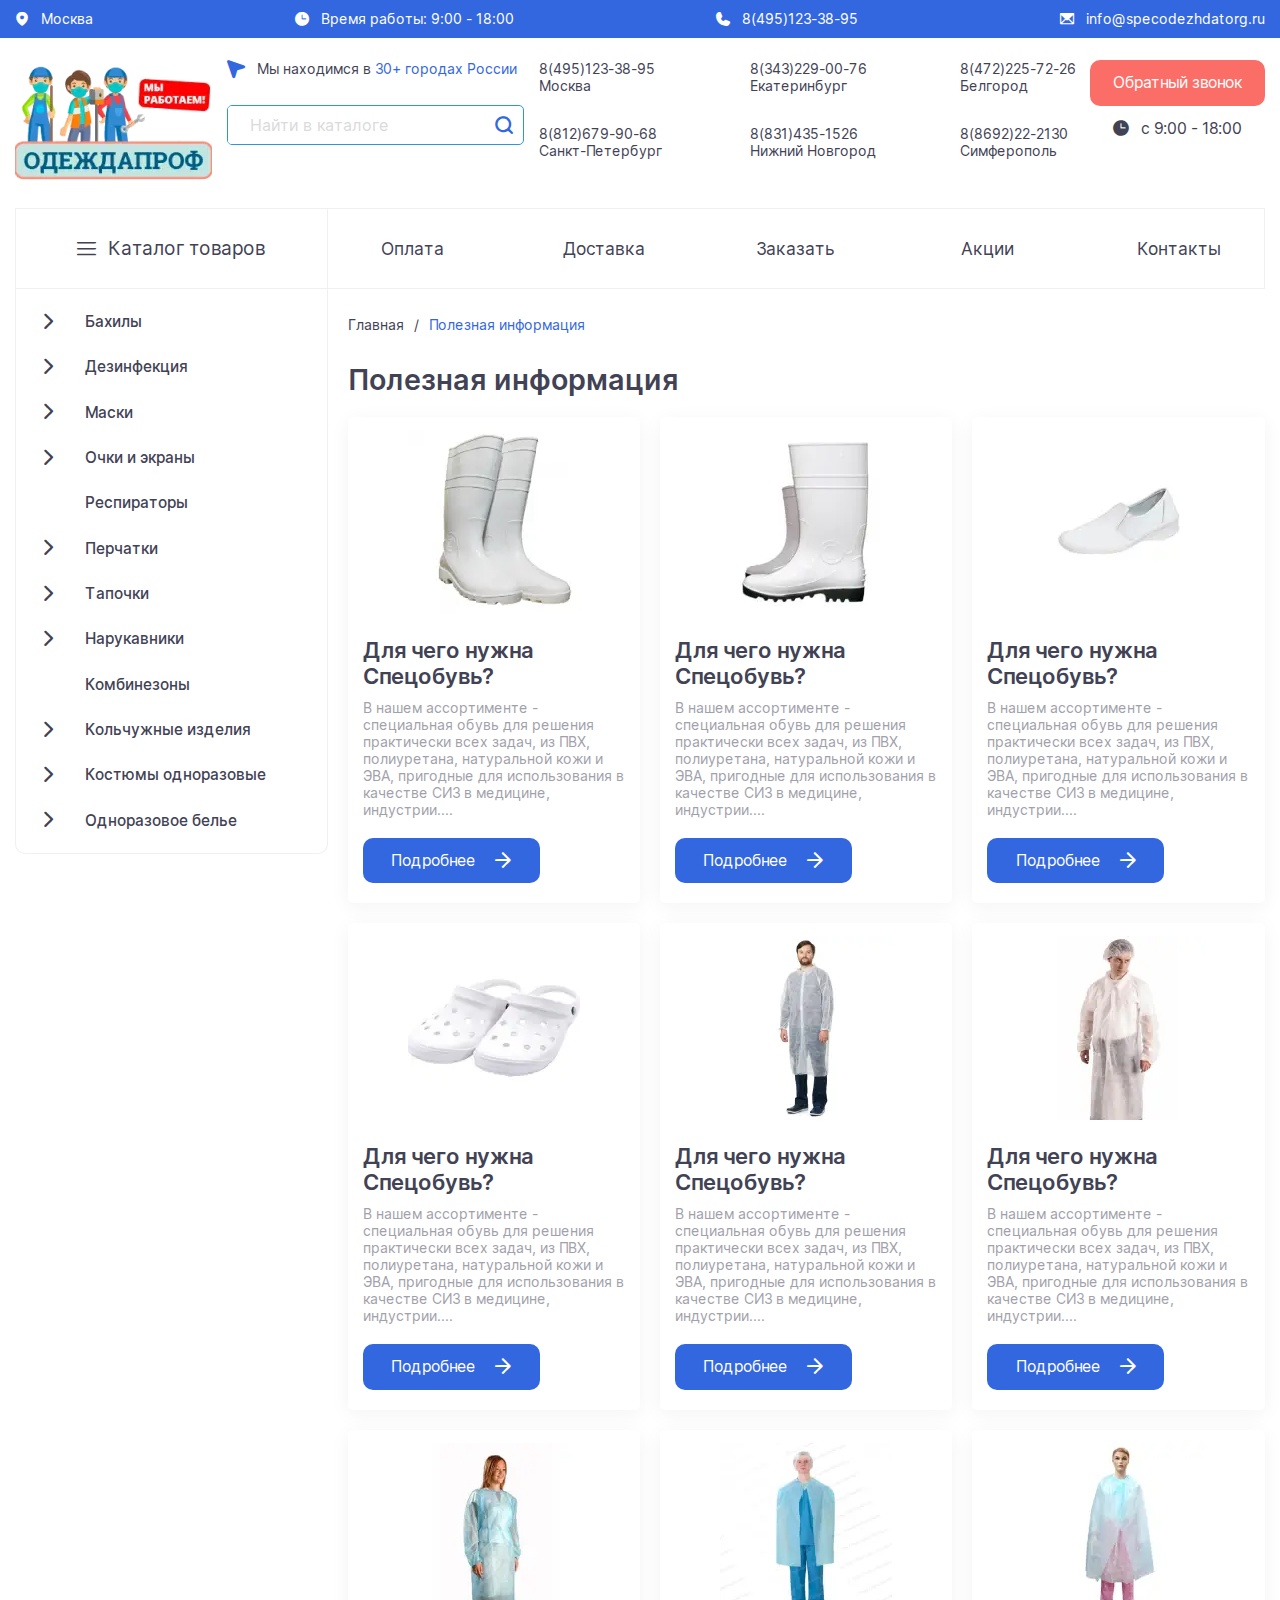
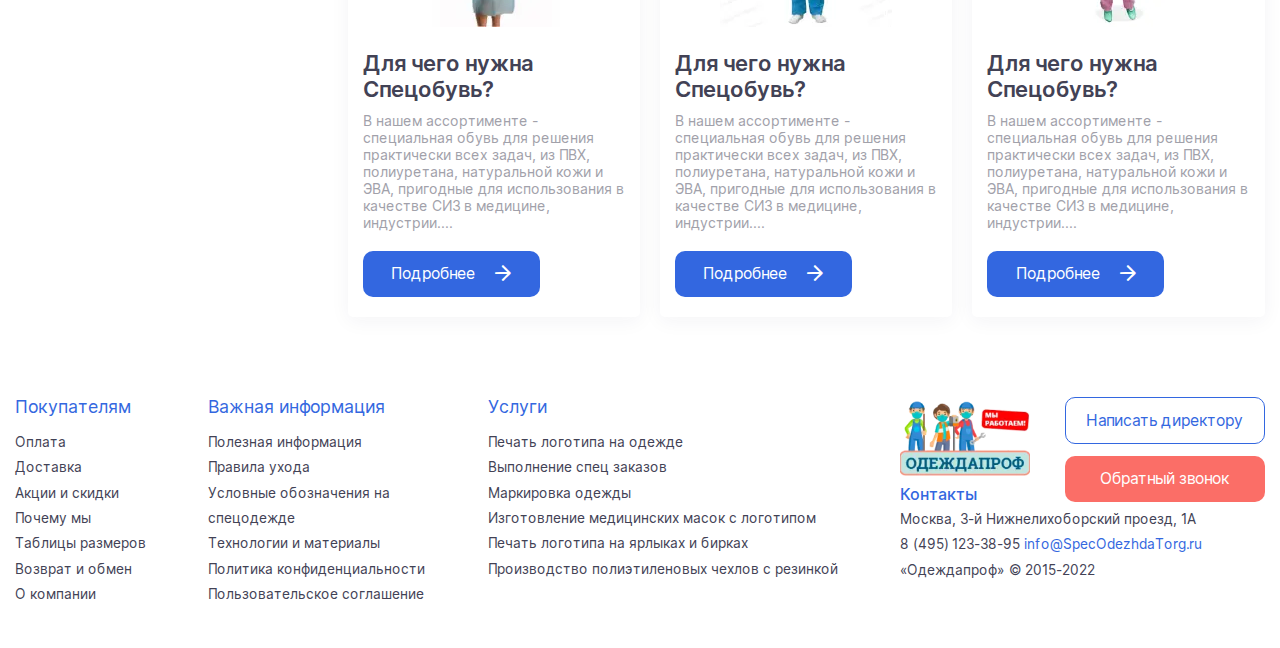
<file: information.html>
<!DOCTYPE html>
<html lang="ru">

<head>
	<title>Полезная информация</title>
	<meta charset="UTF-8">
	<meta name="format-detection" content="telephone=no">
	<link rel="stylesheet" href="css/style.min.css?_v=20220605190946">
	<meta name="viewport" content="width=device-width, initial-scale=1.0">
</head>

<body>
	<div class="wrapper">
		<header class="header">
			<div class="header__top">
				<div class="header__container">
					<a href="#" class="header__loc" data-popup="#citiesModal">
						<i class="_icon-marker"></i>
						<span>Москва</span>
					</a>
					<div class="header__time">
						<i class="_icon-clock"></i>
						<span>Время работы: 9:00 - 18:00</span>
					</div>
					<a href="tel:84951233895" class="header__phone">
						<i class="_icon-phone"></i>
						<span>8(495)123-38-95</span>
					</a>
					<a href="mailto: info@specodezhdatorg.ru" class="header__mail">
						<i class="_icon-mail"></i>
						<span>info@specodezhdatorg.ru</span>
					</a>
				</div>
			</div>
			<div class="header__container">
				<div class="header__main">
					<a href="index.html" class="header__logo">
						<picture><source srcset="img/logo.webp" type="image/webp"><img src="img/logo.png" alt="ОдеждаПроф"></picture>
					</a>
					<div class="header__search-block">
						<div class="header__cities _icon-nav">
							<p>Мы находимся в <a href="map.html">30+ городах России</a></p>
						</div>
						<form action="#" class="header__search-form">
							<input autocomplete="off" type="text" data-no-focus-classes required placeholder="Найти в каталоге" class="header__input">
							<button type="submit" class="header__button _icon-search"></button>
						</form>
					</div>
					<div class="header__links">
						<a href="tel:84951233895" class="header__city">
							<span>8(495)123-38-95</span>
							<span>Москва</span>
						</a>
						<a href="tel:83432290076" class="header__city">
							<span>8(343)229-00-76</span>
							<span>Екатеринбург</span>
						</a>
						<a href="tel:84722257226" class="header__city">
							<span>8(472)225-72-26</span>
							<span>Белгород</span>
						</a>
						<a href="tel:88126799068" class="header__city">
							<span>8(812)679-90-68</span>
							<span>Санкт-Петербург</span>
						</a>
						<a href="tel:88314351526" class="header__city">
							<span>8(831)435-1526</span>
							<span>Нижний Новгород</span>
						</a>
						<a href="tel:88692222130" class="header__city">
							<span>8(8692)22-2130</span>
							<span>Симферополь</span>
						</a>
					</div>
					<div class="header__button-block">
						<a href="#" class="header__red-btn red-btn" data-popup="#callback">
							Обратный звонок
						</a>
						<p class="header__btn-time _icon-clock">с 9:00 - 18:00</p>
					</div>
				</div>
			</div>
		</header>
		<main class="page">
			<div class="container">
				<div class="row">
					<div class="side col-lg-3">
						<div class="side__menu" data-spollers>
							<a class="side__title side-spoiler-link _icon-menu" data-spoller href="#">
								<span>Каталог товаров</span>
							</a>
							<div class="side__collapse">
								<nav class="side__nav">
									<ul class="side__main-ul">
										<li class="side__main-li"><a href="catalog.html" class="side__arrow-link"><span>Бахилы</span></a></li>
										<li class="side__main-li"><a href="catalog.html" class="side__arrow-link"><span>Дезинфекция</span></a>
										</li>
										<li class="side__main-li"><a href="catalog.html" class="side__arrow-link"><span>Маски</span></a></li>
										<li class="side__main-li"><a href="catalog.html" class="side__arrow-link"><span>Очки и
													экраны</span></a></li>
										<li class="side__main-li"><a href="catalog.html"><span>Респираторы</span></a>
										</li>
										<li class="side__main-li"><a href="catalog.html" class="side__arrow-link"><span>Перчатки</span></a>
										</li>
										<li class="side__main-li"><a href="catalog.html" class="side__arrow-link"><span>Тапочки</span></a></li>
										<li class="side__main-li"><a href="catalog.html" class="side__arrow-link"><span>Нарукавники</span></a>
										</li>
										<li class="side__main-li"><a href="catalog.html"><span>Комбинезоны</span></a>
										</li>
										<li class="side__main-li">
											<a href="catalog.html" class="side__arrow-link"><span>Кольчужные
													изделия</span></a>
											<ul class="side__subul">
												<li class="side__subli"><a href="catalog.html">Фартуки колючужные</a></li>
												<li class="side__subli"><a href="catalog.html">Перчатки кольчужные</a></li>
												<li class="side__subli"><a href="catalog.html">Кольчужные перчатки Niroflex 2000</a>
												</li>
												<li class="side__subli"><a href="catalog.html">Кольчужные перчатки Niroflex
														EasyFit</a></li>
												<li class="side__subli"><a href="catalog.html">Кольчужные перчатки Niroflex FM+</a>
												</li>
												<li class="side__subli"><a href="catalog.html">Кольчужные перчатки Niroflex Fix</a>
												</li>
											</ul>
										</li>
										<li class="side__main-li"><a href="catalog.html" class="side__arrow-link"><span>Костюмы
													одноразовые</span></a></li>
										<li class="side__main-li"><a href="catalog.html" class="side__arrow-link"><span>Одноразовое
													белье</span></a></li>
									</ul>
								</nav>
							</div>
						</div>
					</div>
					<div class="main col-lg-9">
						<nav class="main__nav">
							<ul>
								<li><a href="payment.html">Оплата</a></li>
								<li><a href="delivery.html">Доставка</a></li>
								<li><a href="order.html">Заказать</a></li>
								<li><a href="action.html">Акции</a></li>
								<li><a href="map.html">Контакты</a></li>
							</ul>
						</nav>
						<div class="main__sections">
							<div class="breadcrumbs">
								<nav class="breadcrumbs__nav">
									<ul>
										<li class="breadcrumbs__li"><a href="index.html">Главная</a></li>
										<li class="breadcrumbs__li">
											Полезная информация
										</li>
									</ul>
								</nav>
							</div>
							<div class="info-tab">
								<h1 class="info-tab__title">Полезная информация</h1>
								<div class="info-tab__main info-tab__info-main row">
									<div class="info-tab__info-block col-12 col-sm-6 col-md-4">
										<div class="info-tab__info-wrapper">
											<a href="informationItem.html" class="info-tab__info-img">
												<picture><source srcset="img/information/1.webp" type="image/webp"><img src="img/information/1.png" alt="Спецобувь"></picture>
											</a>
											<a href="informationItem.html" class="info-tab__info-title">
												Для чего нужна Спецобувь?
											</a>
											<p class="info-tab__info-text">
												В нашем ассортименте - специальная обувь для решения практически всех задач, из ПВХ,
												полиуретана, натуральной кожи и
												ЭВА, пригодные для использования в качестве СИЗ в медицине, индустрии....
											</p>
											<a href="informationItem.html" class="info-tab__info-blu-btn blue-btn _icon-full-arrow">Подробнее</a>
										</div>
									</div>
									<div class="info-tab__info-block col-12 col-sm-6 col-md-4">
										<div class="info-tab__info-wrapper">
											<a href="informationItem.html" class="info-tab__info-img">
												<picture><source srcset="img/information/2.webp" type="image/webp"><img src="img/information/2.png" alt="Спецобувь"></picture>
											</a>
											<a href="informationItem.html" class="info-tab__info-title">
												Для чего нужна Спецобувь?
											</a>
											<p class="info-tab__info-text">
												В нашем ассортименте - специальная обувь для решения практически всех задач, из ПВХ,
												полиуретана, натуральной кожи и
												ЭВА, пригодные для использования в качестве СИЗ в медицине, индустрии....
											</p>
											<a href="informationItem.html" class="info-tab__info-blu-btn blue-btn _icon-full-arrow">Подробнее</a>
										</div>
									</div>
									<div class="info-tab__info-block col-12 col-sm-6 col-md-4">
										<div class="info-tab__info-wrapper">
											<a href="informationItem.html" class="info-tab__info-img">
												<picture><source srcset="img/information/3.webp" type="image/webp"><img src="img/information/3.png" alt="Спецобувь"></picture>
											</a>
											<a href="informationItem.html" class="info-tab__info-title">
												Для чего нужна Спецобувь?
											</a>
											<p class="info-tab__info-text">
												В нашем ассортименте - специальная обувь для решения практически всех задач, из ПВХ,
												полиуретана, натуральной кожи и
												ЭВА, пригодные для использования в качестве СИЗ в медицине, индустрии....
											</p>
											<a href="informationItem.html" class="info-tab__info-blu-btn blue-btn _icon-full-arrow">Подробнее</a>
										</div>
									</div>
									<div class="info-tab__info-block col-12 col-sm-6 col-md-4">
										<div class="info-tab__info-wrapper">
											<a href="informationItem.html" class="info-tab__info-img">
												<picture><source srcset="img/information/4.webp" type="image/webp"><img src="img/information/4.png" alt="Спецобувь"></picture>
											</a>
											<a href="informationItem.html" class="info-tab__info-title">
												Для чего нужна Спецобувь?
											</a>
											<p class="info-tab__info-text">
												В нашем ассортименте - специальная обувь для решения практически всех задач, из ПВХ,
												полиуретана, натуральной кожи и
												ЭВА, пригодные для использования в качестве СИЗ в медицине, индустрии....
											</p>
											<a href="informationItem.html" class="info-tab__info-blu-btn blue-btn _icon-full-arrow">Подробнее</a>
										</div>
									</div>
									<div class="info-tab__info-block col-12 col-sm-6 col-md-4">
										<div class="info-tab__info-wrapper">
											<a href="informationItem.html" class="info-tab__info-img">
												<picture><source srcset="img/information/5.webp" type="image/webp"><img src="img/information/5.png" alt="Спецобувь"></picture>
											</a>
											<a href="informationItem.html" class="info-tab__info-title">
												Для чего нужна Спецобувь?
											</a>
											<p class="info-tab__info-text">
												В нашем ассортименте - специальная обувь для решения практически всех задач, из ПВХ,
												полиуретана, натуральной кожи и
												ЭВА, пригодные для использования в качестве СИЗ в медицине, индустрии....
											</p>
											<a href="informationItem.html" class="info-tab__info-blu-btn blue-btn _icon-full-arrow">Подробнее</a>
										</div>
									</div>
									<div class="info-tab__info-block col-12 col-sm-6 col-md-4">
										<div class="info-tab__info-wrapper">
											<a href="informationItem.html" class="info-tab__info-img">
												<picture><source srcset="img/information/6.webp" type="image/webp"><img src="img/information/6.png" alt="Спецобувь"></picture>
											</a>
											<a href="informationItem.html" class="info-tab__info-title">
												Для чего нужна Спецобувь?
											</a>
											<p class="info-tab__info-text">
												В нашем ассортименте - специальная обувь для решения практически всех задач, из ПВХ,
												полиуретана, натуральной кожи и
												ЭВА, пригодные для использования в качестве СИЗ в медицине, индустрии....
											</p>
											<a href="informationItem.html" class="info-tab__info-blu-btn blue-btn _icon-full-arrow">Подробнее</a>
										</div>
									</div>
									<div class="info-tab__info-block col-12 col-sm-6 col-md-4">
										<div class="info-tab__info-wrapper">
											<a href="informationItem.html" class="info-tab__info-img">
												<picture><source srcset="img/information/7.webp" type="image/webp"><img src="img/information/7.png" alt="Спецобувь"></picture>
											</a>
											<a href="informationItem.html" class="info-tab__info-title">
												Для чего нужна Спецобувь?
											</a>
											<p class="info-tab__info-text">
												В нашем ассортименте - специальная обувь для решения практически всех задач, из ПВХ,
												полиуретана, натуральной кожи и
												ЭВА, пригодные для использования в качестве СИЗ в медицине, индустрии....
											</p>
											<a href="informationItem.html" class="info-tab__info-blu-btn blue-btn _icon-full-arrow">Подробнее</a>
										</div>
									</div>
									<div class="info-tab__info-block col-12 col-sm-6 col-md-4">
										<div class="info-tab__info-wrapper">
											<a href="informationItem.html" class="info-tab__info-img">
												<picture><source srcset="img/information/8.webp" type="image/webp"><img src="img/information/8.png" alt="Спецобувь"></picture>
											</a>
											<a href="informationItem.html" class="info-tab__info-title">
												Для чего нужна Спецобувь?
											</a>
											<p class="info-tab__info-text">
												В нашем ассортименте - специальная обувь для решения практически всех задач, из ПВХ,
												полиуретана, натуральной кожи и
												ЭВА, пригодные для использования в качестве СИЗ в медицине, индустрии....
											</p>
											<a href="informationItem.html" class="info-tab__info-blu-btn blue-btn _icon-full-arrow">Подробнее</a>
										</div>
									</div>
									<div class="info-tab__info-block col-12 col-sm-6 col-md-4">
										<div class="info-tab__info-wrapper">
											<a href="informationItem.html" class="info-tab__info-img">
												<picture><source srcset="img/information/9.webp" type="image/webp"><img src="img/information/9.png" alt="Спецобувь"></picture>
											</a>
											<a href="informationItem.html" class="info-tab__info-title">
												Для чего нужна Спецобувь?
											</a>
											<p class="info-tab__info-text">
												В нашем ассортименте - специальная обувь для решения практически всех задач, из ПВХ,
												полиуретана, натуральной кожи и
												ЭВА, пригодные для использования в качестве СИЗ в медицине, индустрии....
											</p>
											<a href="informationItem.html" class="info-tab__info-blu-btn blue-btn _icon-full-arrow">Подробнее</a>
										</div>
									</div>
								</div>
							</div>
						</div>
					</div>
				</div>
			</div>
		</main>
		<div id="citiesModal" aria-hidden="true" class="popup modal-cities">
			<div class="popup__wrapper modal-cities__wrapper">
				<div class="popup__content modal-cities__content">
					<button data-close type="button" class="modal-cities__close _icon-cross"></button>
					<div class="modal-cities__text">
						<div class="modal-cities__main">
							<a href="tel:88512442580" class="modal-cities__link">
								<span>8 (851) 244-25-80</span>
								<span>Астрахань</span>
							</a>
							<a href="tel:83852556436" class="modal-cities__link">
								<span>8 (385) 255-64-36</span>
								<span>Барнаул</span>
							</a>
							<a href="tel:84832770259" class="modal-cities__link">
								<span>8 (4832) 770-259</span>
								<span>Брянск</span>
							</a>
							<a href="tel:88442968736" class="modal-cities__link">
								<span>8 (844) 296-8736</span>
								<span>Волгоград</span>
							</a>
							<a href="tel:84732106454" class="modal-cities__link">
								<span>8 (473) 210-64-54</span>
								<span>Воронеж</span>
							</a>
							<a href="tel:83952436740" class="modal-cities__link">
								<span>8 (395) 243-6740</span>
								<span>Иркутск</span>
							</a>
							<a href="tel:88435282720" class="modal-cities__link">
								<span>8 (843) 528-27-20</span>
								<span>Казань</span>
							</a>
							<a href="tel:83842780832" class="modal-cities__link">
								<span>8 (384) 278-08-32</span>
								<span>Кемерово</span>
							</a>
							<a href="tel:84986819830" class="modal-cities__link">
								<span>8 (498) 681-9830</span>
								<span>Королев</span>
							</a>
							<a href="tel:88619914370" class="modal-cities__link">
								<span>8 (861) 991-43-70</span>
								<span>Краснодар</span>
							</a>
							<a href="tel:83912347031" class="modal-cities__link">
								<span>8 (391) 234-70-31</span>
								<span>Красноярск</span>
							</a>
							<a href="tel:84712540652" class="modal-cities__link">
								<span>8 (4712) 540-652</span>
								<span>Курск</span>
							</a>
							<a href="tel:84742370224" class="modal-cities__link">
								<span>8 (4742) 370-224</span>
								<span>Липецк</span>
							</a>
							<a href="tel:84986815810" class="modal-cities__link">
								<span>8 (498) 681-5810</span>
								<span>Люберцы</span>
							</a>
							<a href="tel:84986829027" class="modal-cities__link">
								<span>8 (498) 682-9027</span>
								<span>Мытищи</span>
							</a>
							<a href="tel:83843328657" class="modal-cities__link">
								<span>8 (384) 332-86-57</span>
								<span>Новокузнецк</span>
							</a>
							<a href="tel:83833049546" class="modal-cities__link">
								<span>8 (383) 304-9546</span>
								<span>Новосибирск</span>
							</a>
							<a href="tel:83843328657" class="modal-cities__link">
								<span>8 (384) 332-86-57</span>
								<span>Новокузнецк</span>
							</a>
							<a href="tel:88632850699" class="modal-cities__link">
								<span>8 (863) 285-06-99</span>
								<span>Ростов-на-Дону</span>
							</a>
							<a href="tel:84912559921" class="modal-cities__link">
								<span>8 (4912) 559-921</span>
								<span>Рязань</span>
							</a>
							<a href="tel:83812790119" class="modal-cities__link">
								<span>8 (381) 279-0119</span>
								<span>Омск</span>
							</a>
							<a href="tel:88452694250" class="modal-cities__link">
								<span>8 (8452) 694-250</span>
								<span>Саратов</span>
							</a>
							<a href="tel:88692222130" class="modal-cities__link">
								<span>8 (8692) 22-2130</span>
								<span>Севастополь</span>
							</a>
							<a href="tel:88469578370" class="modal-cities__link">
								<span>8 (846) 957-83-70</span>
								<span>Самара</span>
							</a>
							<a href="tel:88652257393" class="modal-cities__link">
								<span>8 (8652) 257-393</span>
								<span>Ставрополь</span>
							</a>
							<a href="tel:83822609452" class="modal-cities__link">
								<span>8 (382) 260-94-52</span>
								<span>Томск</span>
							</a>
							<a href="tel:88624440681" class="modal-cities__link">
								<span>8 (862) 444-06-81</span>
								<span>Сочи</span>
							</a>
							<a href="tel:83512149868" class="modal-cities__link">
								<span>8 (351) 214-98-68</span>
								<span>Челябинск</span>
							</a>
							<a href="tel:83472249256" class="modal-cities__link">
								<span>8 (347) 224-92-56</span>
								<span>Уфа</span>
							</a>
							<a href="tel:84872770439" class="modal-cities__link">
								<span>8 (4872) 770-439</span>
								<span>Тула</span>
							</a>
						</div>
					</div>
				</div>
			</div>
		</div>

		<div id="callback" aria-hidden="true" class="popup callback">
			<div class="popup__wrapper callback__wrapper">
				<div class="popup__content callback__content">
					<button data-close type="button" class="callback__close _icon-cross"></button>
					<div class="callback__text">
						<p class="callback__title">
							Форма обратной связи
						</p>
						<form action="#" class="callback__form">
							<div class="callback__form-block">
								<select class="callback__select" data-scroll>
									<option value="" selected>Ближайший филиал</option>
									<option value="Москва">Москва</option>
									<option value="СПБ">СПБ</option>
									<option value="Волгоград">Волгоград</option>
									<option value="Москва">Москва</option>
									<option value="СПБ">СПБ</option>
									<option value="Волгоград">Волгоград</option>
									<option value="Москва">Москва</option>
									<option value="СПБ">СПБ</option>
									<option value="Волгоград">Волгоград</option>
									<option value="Москва">Москва</option>
									<option value="СПБ">СПБ</option>
									<option value="Волгоград">Волгоград</option>
									<option value="Москва">Москва</option>
									<option value="СПБ">СПБ</option>
									<option value="Волгоград">Волгоград</option>
								</select>
								<div class="callback__check"></div>
							</div>
							<div class="callback__form-block">
								<input autocomplete="off" type="text" required data-validate data-error="Введите ФИО" placeholder="ФИО" class="callback__input">
								<div class="callback__check"></div>
							</div>
							<div class="callback__form-block">
								<input autocomplete="off" type="tel" data-placeholder-nohide data-validate data-required data-error="Минимум 11 символов" pattern="\+7\s?[\(]{0,1}9[0-9]{2}[\)]{0,1}\s?\d{3}[-]{0,1}\d{2}[-]{0,1}\d{2}" value="+7(___)___-__-__" placeholder="+7(___)___-__-__" class="callback__input callback__phone">
								<div class="callback__check"></div>
							</div>
							<div class="callback__form-text">
								<p>Предоставив свои данные, Вы соглашаетесь <br> с <a href="#">Политикой конфиденциальности</a></p>
							</div>
							<button type="submit" class="callback__btn blue-btn">Отправить</button>
						</form>
					</div>
				</div>
			</div>
		</div>
		<footer class="footer">
			<div class="footer__container">
				<div class="footer__block">
					<p class="footer__title">Покупателям</p>
					<ul class="footer__ul">
						<li class="footer__li"><a href="#">Оплата</a></li>
						<li class="footer__li"><a href="#">Доставка</a></li>
						<li class="footer__li"><a href="#">Акции и скидки</a></li>
						<li class="footer__li"><a href="#">Почему мы</a></li>
						<li class="footer__li"><a href="#">Таблицы размеров</a></li>
						<li class="footer__li"><a href="#">Возврат и обмен</a></li>
						<li class="footer__li"><a href="#">О компании</a></li>
					</ul>
				</div>
				<div class="footer__block">
					<p class="footer__title">Важная информация</p>
					<ul class="footer__ul">
						<li class="footer__li"><a href="information.html">Полезная информация</a></li>
						<li class="footer__li"><a href="rules.html">Правила ухода</a></li>
						<li class="footer__li"><a href="designations.html">Условные обозначения на <br> спецодежде</a></li>
						<li class="footer__li"><a href="tech.html">Технологии и материалы</a></li>
						<li class="footer__li"><a href="#">Политика конфиденциальности</a></li>
						<li class="footer__li"><a href="#">Пользовательское соглашение</a></li>
					</ul>
				</div>
				<div class="footer__block">
					<p class="footer__title">Услуги</p>
					<ul class="footer__ul">
						<li class="footer__li"><a href="#">Печать логотипа на одежде</a></li>
						<li class="footer__li"><a href="#">Выполнение спец заказов</a></li>
						<li class="footer__li"><a href="#">Маркировка одежды</a></li>
						<li class="footer__li"><a href="#">Изготовление медицинских масок с логотипом</a></li>
						<li class="footer__li"><a href="#">Печать логотипа на ярлыках и бирках</a></li>
						<li class="footer__li"><a href="#">Производство полиэтиленовых чехлов с резинкой</a></li>
					</ul>
				</div>
				<div class="footer__block">
					<div class="footer__top">
						<div class="footer__left">
							<a href="index.html" class="footer__img">
								<picture><source srcset="img/logo.webp" type="image/webp"><img src="img/logo.png" alt="Логотип"></picture>
							</a>
							<p class="footer__subtitle">Контакты</p>
						</div>
						<div class="footer__right">
							<a href="#" class="footer__blue-btn blue-btn blue-btn--white">Написать директору</a>
							<a href="#" class="footer__red-btn red-btn" data-popup="#callback">Обратный звонок</a>
						</div>
					</div>
					<div class="footer__bottom">
						<p>
							Москва, 3-й Нижнелихоборский проезд, 1А
						</p>
						<p>
							<a href="tel:84951233895">8 (495) 123-38-95</a>
							<a href="mailto:info@SpecOdezhdaTorg.ru" class="footer__mail">info@SpecOdezhdaTorg.ru</a>
						</p>
						<p>
							«Одеждапроф» © 2015-2022
						</p>
					</div>
				</div>
			</div>
		</footer>
	</div>
	<script src="js/app.min.js?_v=20220605190946"></script>
</body>

</html>
</file>
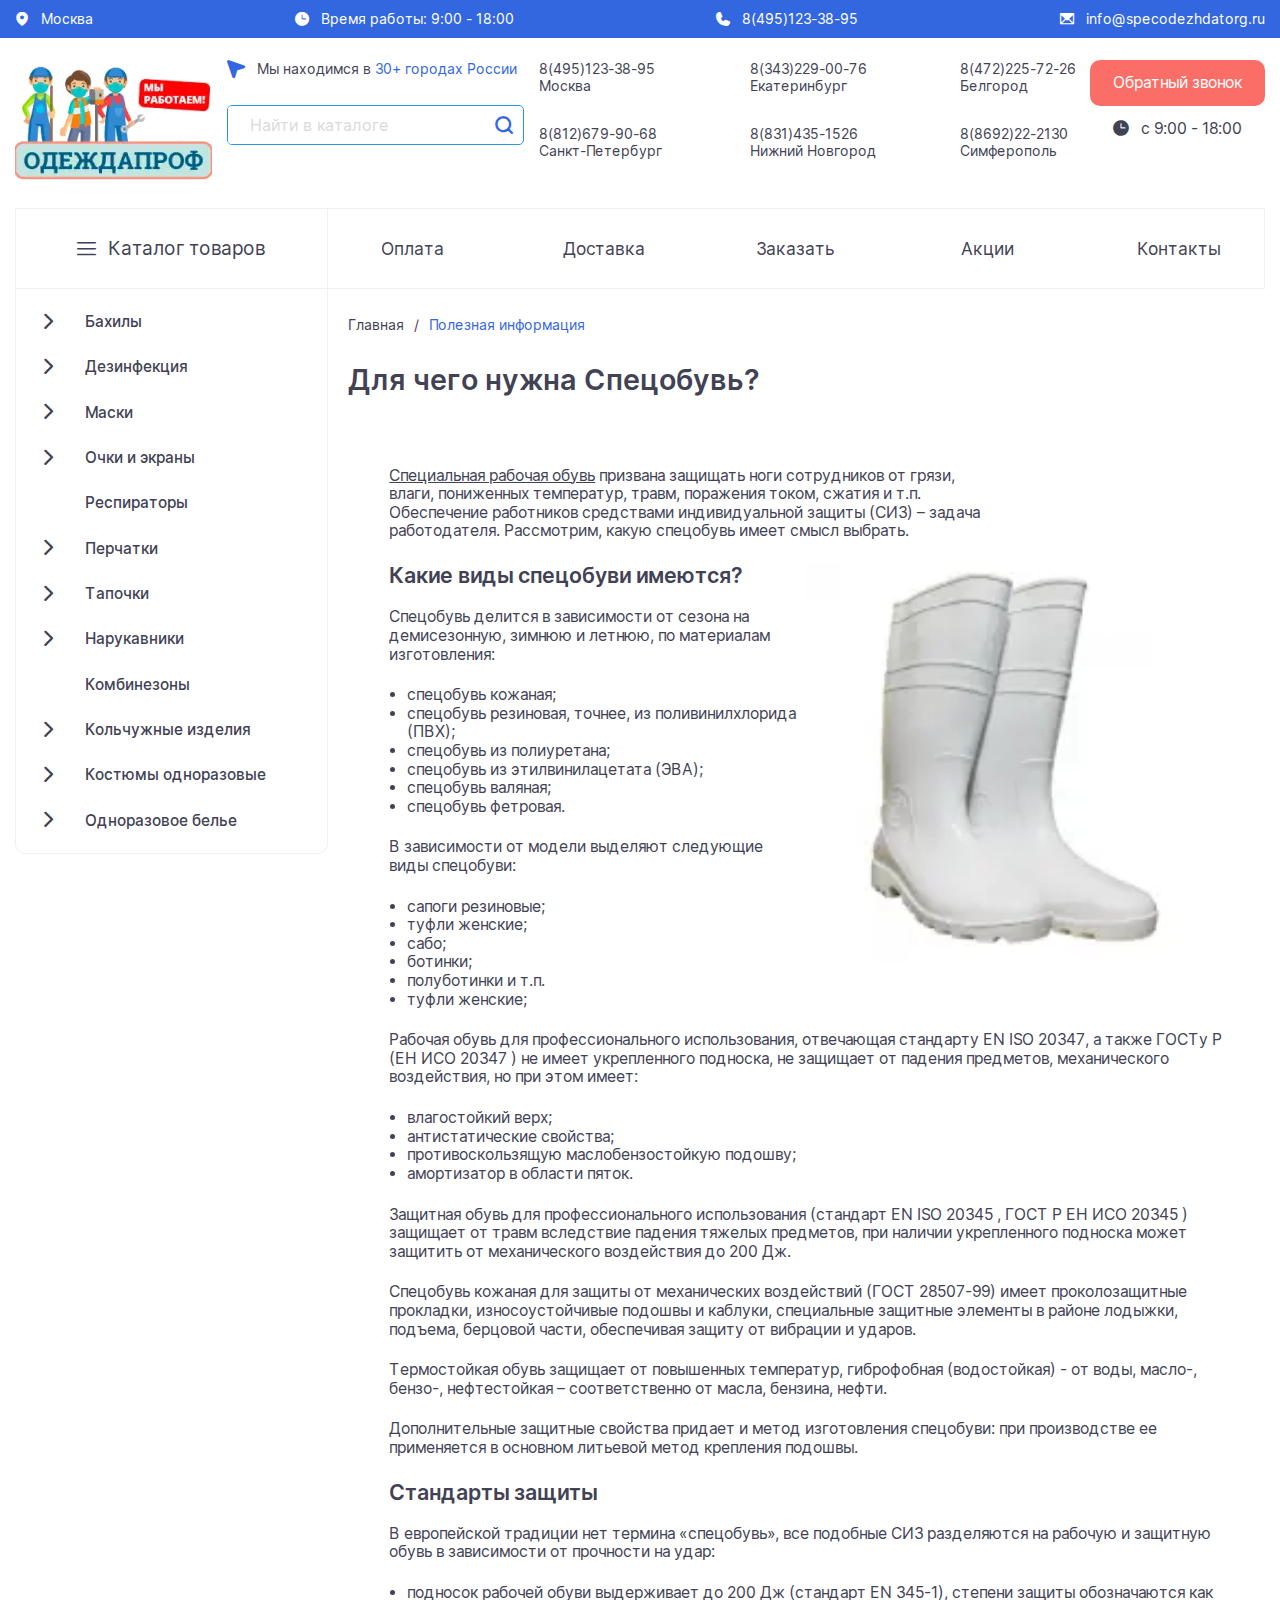
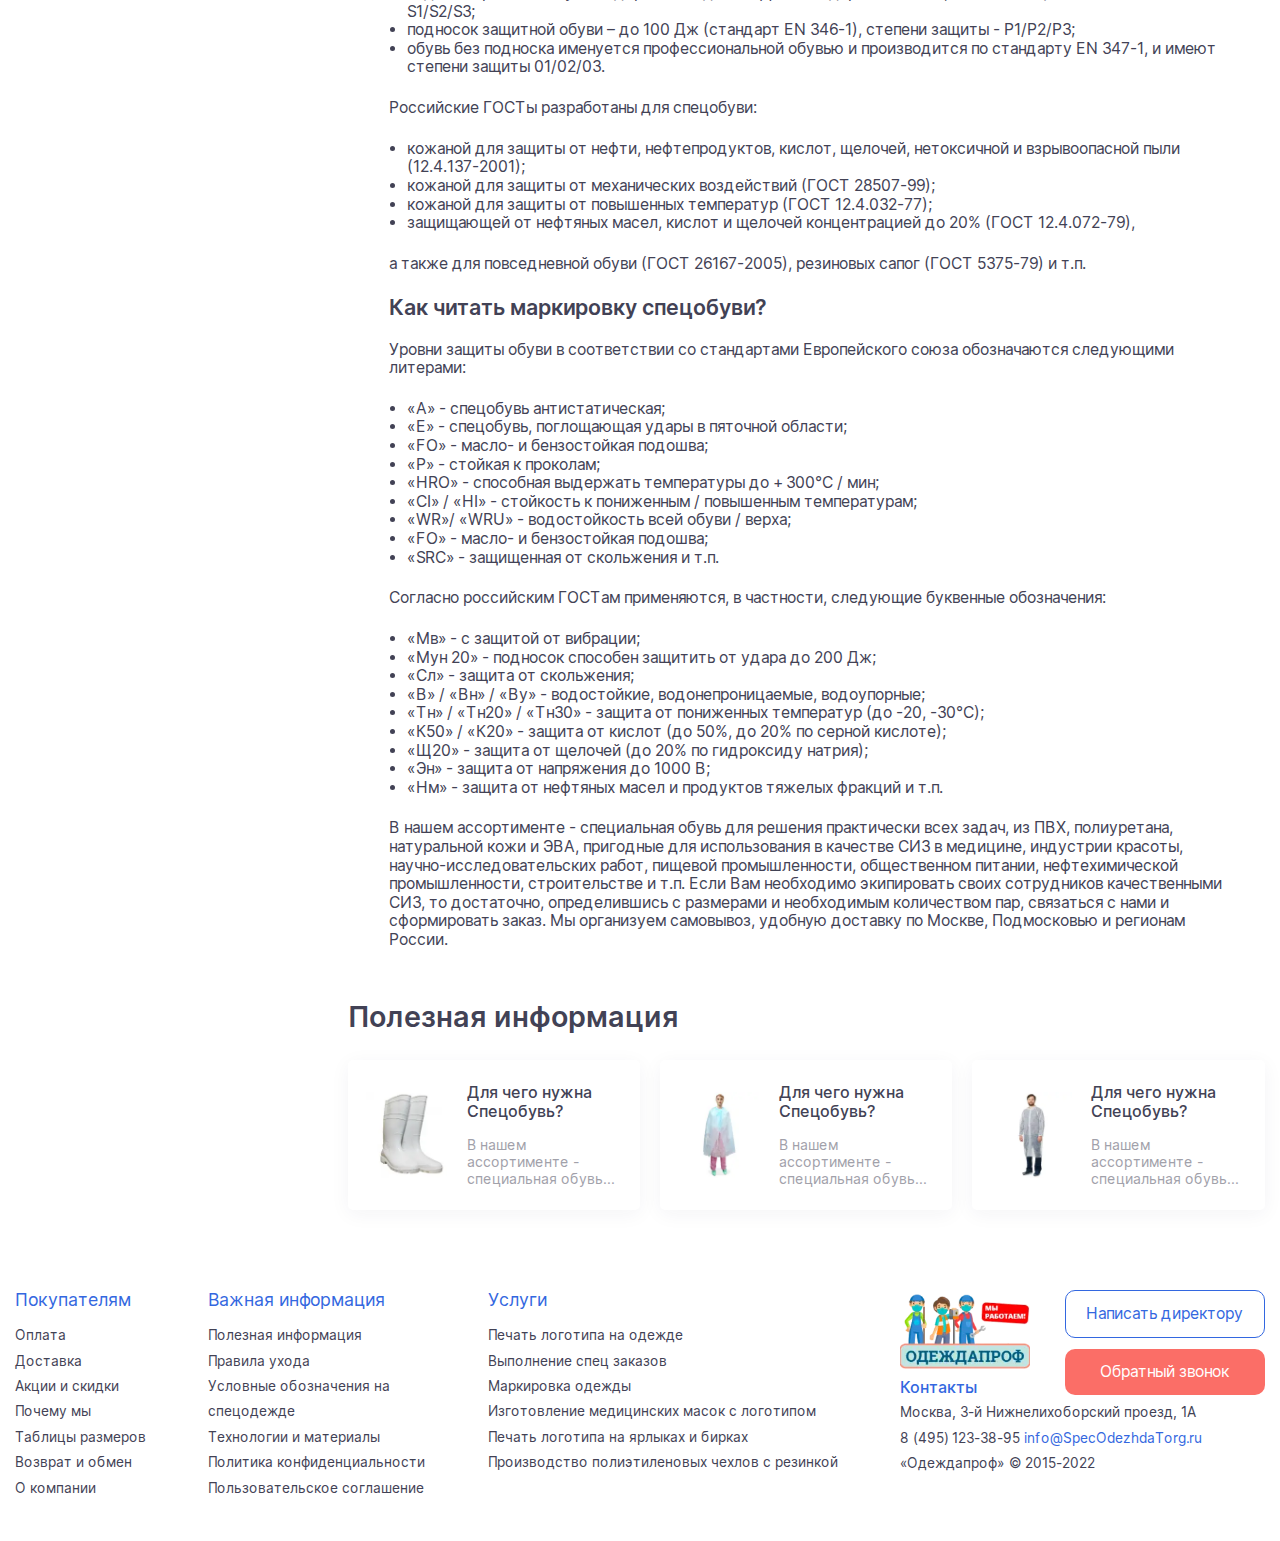
<file: informationItem.html>
<!DOCTYPE html>
<html lang="ru">

<head>
	<title>Для чего нужна обувь?</title>
	<meta charset="UTF-8">
	<meta name="format-detection" content="telephone=no">
	<link rel="stylesheet" href="css/style.min.css?_v=20220605190946">
	<meta name="viewport" content="width=device-width, initial-scale=1.0">
</head>

<body>
	<div class="wrapper">
		<header class="header">
			<div class="header__top">
				<div class="header__container">
					<a href="#" class="header__loc" data-popup="#citiesModal">
						<i class="_icon-marker"></i>
						<span>Москва</span>
					</a>
					<div class="header__time">
						<i class="_icon-clock"></i>
						<span>Время работы: 9:00 - 18:00</span>
					</div>
					<a href="tel:84951233895" class="header__phone">
						<i class="_icon-phone"></i>
						<span>8(495)123-38-95</span>
					</a>
					<a href="mailto: info@specodezhdatorg.ru" class="header__mail">
						<i class="_icon-mail"></i>
						<span>info@specodezhdatorg.ru</span>
					</a>
				</div>
			</div>
			<div class="header__container">
				<div class="header__main">
					<a href="index.html" class="header__logo">
						<picture><source srcset="img/logo.webp" type="image/webp"><img src="img/logo.png" alt="ОдеждаПроф"></picture>
					</a>
					<div class="header__search-block">
						<div class="header__cities _icon-nav">
							<p>Мы находимся в <a href="map.html">30+ городах России</a></p>
						</div>
						<form action="#" class="header__search-form">
							<input autocomplete="off" type="text" data-no-focus-classes required placeholder="Найти в каталоге" class="header__input">
							<button type="submit" class="header__button _icon-search"></button>
						</form>
					</div>
					<div class="header__links">
						<a href="tel:84951233895" class="header__city">
							<span>8(495)123-38-95</span>
							<span>Москва</span>
						</a>
						<a href="tel:83432290076" class="header__city">
							<span>8(343)229-00-76</span>
							<span>Екатеринбург</span>
						</a>
						<a href="tel:84722257226" class="header__city">
							<span>8(472)225-72-26</span>
							<span>Белгород</span>
						</a>
						<a href="tel:88126799068" class="header__city">
							<span>8(812)679-90-68</span>
							<span>Санкт-Петербург</span>
						</a>
						<a href="tel:88314351526" class="header__city">
							<span>8(831)435-1526</span>
							<span>Нижний Новгород</span>
						</a>
						<a href="tel:88692222130" class="header__city">
							<span>8(8692)22-2130</span>
							<span>Симферополь</span>
						</a>
					</div>
					<div class="header__button-block">
						<a href="#" class="header__red-btn red-btn" data-popup="#callback">
							Обратный звонок
						</a>
						<p class="header__btn-time _icon-clock">с 9:00 - 18:00</p>
					</div>
				</div>
			</div>
		</header>
		<main class="page">
			<div class="container">
				<div class="row">
					<div class="side col-lg-3">
						<div class="side__menu" data-spollers>
							<a class="side__title side-spoiler-link _icon-menu" data-spoller href="#">
								<span>Каталог товаров</span>
							</a>
							<div class="side__collapse">
								<nav class="side__nav">
									<ul class="side__main-ul">
										<li class="side__main-li"><a href="catalog.html" class="side__arrow-link"><span>Бахилы</span></a></li>
										<li class="side__main-li"><a href="catalog.html" class="side__arrow-link"><span>Дезинфекция</span></a>
										</li>
										<li class="side__main-li"><a href="catalog.html" class="side__arrow-link"><span>Маски</span></a></li>
										<li class="side__main-li"><a href="catalog.html" class="side__arrow-link"><span>Очки и
													экраны</span></a></li>
										<li class="side__main-li"><a href="catalog.html"><span>Респираторы</span></a>
										</li>
										<li class="side__main-li"><a href="catalog.html" class="side__arrow-link"><span>Перчатки</span></a>
										</li>
										<li class="side__main-li"><a href="catalog.html" class="side__arrow-link"><span>Тапочки</span></a></li>
										<li class="side__main-li"><a href="catalog.html" class="side__arrow-link"><span>Нарукавники</span></a>
										</li>
										<li class="side__main-li"><a href="catalog.html"><span>Комбинезоны</span></a>
										</li>
										<li class="side__main-li">
											<a href="catalog.html" class="side__arrow-link"><span>Кольчужные
													изделия</span></a>
											<ul class="side__subul">
												<li class="side__subli"><a href="catalog.html">Фартуки колючужные</a></li>
												<li class="side__subli"><a href="catalog.html">Перчатки кольчужные</a></li>
												<li class="side__subli"><a href="catalog.html">Кольчужные перчатки Niroflex 2000</a>
												</li>
												<li class="side__subli"><a href="catalog.html">Кольчужные перчатки Niroflex
														EasyFit</a></li>
												<li class="side__subli"><a href="catalog.html">Кольчужные перчатки Niroflex FM+</a>
												</li>
												<li class="side__subli"><a href="catalog.html">Кольчужные перчатки Niroflex Fix</a>
												</li>
											</ul>
										</li>
										<li class="side__main-li"><a href="catalog.html" class="side__arrow-link"><span>Костюмы
													одноразовые</span></a></li>
										<li class="side__main-li"><a href="catalog.html" class="side__arrow-link"><span>Одноразовое
													белье</span></a></li>
									</ul>
								</nav>
							</div>
						</div>
					</div>
					<div class="main col-lg-9">
						<nav class="main__nav">
							<ul>
								<li><a href="payment.html">Оплата</a></li>
								<li><a href="delivery.html">Доставка</a></li>
								<li><a href="order.html">Заказать</a></li>
								<li><a href="action.html">Акции</a></li>
								<li><a href="map.html">Контакты</a></li>
							</ul>
						</nav>
						<div class="main__sections">
							<div class="breadcrumbs">
								<nav class="breadcrumbs__nav">
									<ul>
										<li class="breadcrumbs__li"><a href="index.html">Главная</a></li>
										<li class="breadcrumbs__li">
											Полезная информация
										</li>
									</ul>
								</nav>
							</div>
							<div class="info-tab">
								<h1 class="info-tab__title">Для чего нужна Спецобувь?</h1>
								<div class="info-tab__main">
									<div class="info-tab__text-main text-main">
										<div class="text-main__block">
											<p>
												<span class="text-main__underline">Специальная рабочая обувь</span> призвана
												защищать ноги сотрудников от грязи, <br>
												влаги, пониженных температур, травм, поражения
												током, сжатия и т.п. <br> Обеспечение работников средствами индивидуальной защиты
												(СИЗ) –
												задача <br> работодателя. Рассмотрим,
												какую спецобувь имеет смысл выбрать.
											</p>
										</div>
										<div class="text-main__block">
											<div class="text-main__text-wrapper-img">
												<div class="text-main__wrapper">
													<h3 class="text-main__title">
														Какие виды спецобуви имеются?
													</h3>
													<p>
														Спецобувь делится в зависимости от сезона на демисезонную, зимнюю и летнюю, по
														материалам изготовления:
													</p>
													<ul>
														<li>спецобувь кожаная;</li>
														<li>спецобувь резиновая, точнее, из поливинилхлорида (ПВХ);</li>
														<li>спецобувь из полиуретана;</li>
														<li>спецобувь из этилвинилацетата (ЭВА);</li>
														<li>спецобувь валяная;</li>
														<li>спецобувь фетровая.</li>
													</ul>
													<p>В зависимости от модели выделяют следующие виды спецобуви:</p>
													<ul>
														<li>сапоги резиновые;</li>
														<li>туфли женские;</li>
														<li>сабо;</li>
														<li>ботинки;</li>
														<li>полуботинки и т.п.</li>
														<li>туфли женские;</li>
													</ul>
												</div>
												<div class="text-main__img-float-block">
													<picture><source srcset="img/information/1.webp" type="image/webp"><img src="img/information/1.png" alt="Спецобувь"></picture>
												</div>
											</div>
											<p>Рабочая обувь для профессионального использования, отвечающая стандарту EN ISO
												20347, а также ГОСТу Р (ЕН ИСО 20347 ) не
												имеет укрепленного подноска, не защищает от падения предметов, механического
												воздействия, но при этом имеет:</p>
											<ul>
												<li>влагостойкий верх;</li>
												<li>антистатические свойства;</li>
												<li>противоскользящую маслобензостойкую подошву;</li>
												<li>амортизатор в области пяток.</li>
											</ul>
											<p>
												Защитная обувь для профессионального использования (стандарт EN ISO 20345 , ГОСТ Р
												ЕН ИСО 20345 ) защищает от травм
												вследствие падения тяжелых предметов, при наличии укрепленного подноска может
												защитить от механического воздействия до
												200 Дж.
											</p>
											<p>
												Спецобувь кожаная для защиты от механических воздействий (ГОСТ 28507-99) имеет
												проколозащитные прокладки,
												износоустойчивые подошвы и каблуки, специальные защитные элементы в районе лодыжки,
												подъема, берцовой части, обеспечивая
												защиту от вибрации и ударов.
											</p>
											<p>
												Термостойкая обувь защищает от повышенных температур, гиброфобная (водостойкая) - от
												воды, масло-, бензо-, нефтестойкая
												– соответственно от масла, бензина, нефти.
											</p>
											<p>
												Дополнительные защитные свойства придает и метод изготовления спецобуви: при
												производстве ее применяется в основном
												литьевой метод крепления подошвы.
											</p>
										</div>
										<div class="text-main__block">
											<h3 class="text-main__title">
												Стандарты защиты
											</h3>
											<p>
												В европейской традиции нет термина «спецобувь», все подобные СИЗ разделяются на
												рабочую и защитную обувь в зависимости
												от прочности на удар:
											</p>
											<ul>
												<li>подносок рабочей обуви выдерживает до 200 Дж (стандарт EN 345-1), степени защиты
													обозначаются как S1/S2/S3;</li>
												<li>подносок защитной обуви – до 100 Дж (стандарт EN 346-1), степени защиты -
													P1/P2/P3;</li>
												<li>обувь без подноска именуется профессиональной обувью и производится по стандарту
													EN 347-1, и имеют степени защиты
													01/02/03.</li>
											</ul>
											<p>Российские ГОСТы разработаны для спецобуви:</p>
											<ul>
												<li>кожаной для защиты от нефти, нефтепродуктов, кислот, щелочей, нетоксичной и
													взрывоопасной пыли (12.4.137-2001);</li>
												<li>кожаной для защиты от механических воздействий (ГОСТ 28507-99);</li>
												<li>кожаной для защиты от повышенных температур (ГОСТ 12.4.032-77);</li>
												<li>защищающей от нефтяных масел, кислот и щелочей концентрацией до 20% (ГОСТ
													12.4.072-79),</li>
											</ul>
											<p>а также для повседневной обуви (ГОСТ 26167-2005), резиновых сапог (ГОСТ 5375-79) и
												т.п.</p>
										</div>
										<div class="text-main__block">
											<h3 class="text-main__title">
												Как читать маркировку спецобуви?
											</h3>
											<p>
												Уровни защиты обуви в соответствии со стандартами Европейского союза обозначаются
												следующими литерами:
											</p>
											<ul>
												<li>«A» - спецобувь антистатическая;</li>
												<li>«E» - спецобувь, поглощающая удары в пяточной области;</li>
												<li>«FO» - масло- и бензостойкая подошва;</li>
												<li>«P» - стойкая к проколам;</li>
												<li>«HRO» - способная выдержать температуры до + 300°С / мин;</li>
												<li>«CI» / «HI» - стойкость к пониженным / повышенным температурам;</li>
												<li>«WR»/ «WRU» - водостойкость всей обуви / верха;</li>
												<li>«FO» - масло- и бензостойкая подошва;</li>
												<li>«SRC» - защищенная от скольжения и т.п.</li>
											</ul>
											<p>Согласно российским ГОСТам применяются, в частности, следующие буквенные
												обозначения:</p>
											<ul>
												<li>«Mв» - с защитой от вибрации;</li>
												<li>«Мун 20» - подносок способен защитить от удара до 200 Дж;</li>
												<li>«Сл» - защита от скольжения;</li>
												<li>«В» / «Вн» / «Ву» - водостойкие, водонепроницаемые, водоупорные;</li>
												<li>«Тн» / «Тн20» / «Тн30» - защита от пониженных температур (до -20, -30°С);</li>
												<li>«К50» / «К20» - защита от кислот (до 50%, до 20% по серной кислоте);</li>
												<li>«Щ20» - защита от щелочей (до 20% по гидроксиду натрия);</li>
												<li>«Эн» - защита от напряжения до 1000 В;</li>
												<li>«Нм» - защита от нефтяных масел и продуктов тяжелых фракций и т.п.</li>
											</ul>
											<p>В нашем ассортименте - специальная обувь для решения практически всех задач, из ПВХ,
												полиуретана, натуральной кожи и
												ЭВА, пригодные для использования в качестве СИЗ в медицине, индустрии красоты,
												научно-исследовательских работ, пищевой
												промышленности, общественном питании, нефтехимической промышленности, строительстве
												и т.п. Если Вам необходимо
												экипировать своих сотрудников качественными СИЗ, то достаточно, определившись с
												размерами и необходимым количеством пар,
												связаться с нами и сформировать заказ. Мы организуем самовывоз, удобную доставку по
												Москве, Подмосковью и регионам
												России.</p>
										</div>
									</div>
								</div>
							</div>
							<div class="helpful-info">
								<h2 class="helpful-info__title">Полезная информация</h2>
								<div class="helpful-info__main row">
									<div class="helpful-info__block col-12 col-sm-6 col-md-4">
										<div class="helpful-info__wrapper">
											<a href="#" class="helpful-info__img">
												<picture><source srcset="img/information/1.webp" type="image/webp"><img src="img/information/1.png" alt="Обувь"></picture>
											</a>
											<div class="helpful-info__text-block">
												<a href="#" class="helpful-info__text-title">
													Для чего нужна Спецобувь?
												</a>
												<p class="helpful-info__text">
													В нашем ассортименте - специальная обувь...
												</p>
											</div>
										</div>
									</div>
									<div class="helpful-info__block col-12 col-sm-6 col-md-4">
										<div class="helpful-info__wrapper">
											<div class="helpful-info__img">
												<picture><source srcset="img/information/9.webp" type="image/webp"><img src="img/information/9.png" alt="Обувь"></picture>
											</div>
											<div class="helpful-info__text-block">
												<a href="#" class="helpful-info__text-title">
													Для чего нужна Спецобувь?
												</a>
												<p class="helpful-info__text">
													В нашем ассортименте - специальная обувь...
												</p>
											</div>
										</div>
									</div>
									<div class="helpful-info__block col-12 col-sm-12 col-md-4">
										<div class="helpful-info__wrapper">
											<div class="helpful-info__img">
												<picture><source srcset="img/information/5.webp" type="image/webp"><img src="img/information/5.png" alt="Обувь"></picture>
											</div>
											<div class="helpful-info__text-block">
												<a href="#" class="helpful-info__text-title">
													Для чего нужна Спецобувь?
												</a>
												<p class="helpful-info__text">
													В нашем ассортименте - специальная обувь...
												</p>
											</div>
										</div>
									</div>
								</div>
							</div>
						</div>
					</div>
				</div>
			</div>
		</main>
		<div id="citiesModal" aria-hidden="true" class="popup modal-cities">
			<div class="popup__wrapper modal-cities__wrapper">
				<div class="popup__content modal-cities__content">
					<button data-close type="button" class="modal-cities__close _icon-cross"></button>
					<div class="modal-cities__text">
						<div class="modal-cities__main">
							<a href="tel:88512442580" class="modal-cities__link">
								<span>8 (851) 244-25-80</span>
								<span>Астрахань</span>
							</a>
							<a href="tel:83852556436" class="modal-cities__link">
								<span>8 (385) 255-64-36</span>
								<span>Барнаул</span>
							</a>
							<a href="tel:84832770259" class="modal-cities__link">
								<span>8 (4832) 770-259</span>
								<span>Брянск</span>
							</a>
							<a href="tel:88442968736" class="modal-cities__link">
								<span>8 (844) 296-8736</span>
								<span>Волгоград</span>
							</a>
							<a href="tel:84732106454" class="modal-cities__link">
								<span>8 (473) 210-64-54</span>
								<span>Воронеж</span>
							</a>
							<a href="tel:83952436740" class="modal-cities__link">
								<span>8 (395) 243-6740</span>
								<span>Иркутск</span>
							</a>
							<a href="tel:88435282720" class="modal-cities__link">
								<span>8 (843) 528-27-20</span>
								<span>Казань</span>
							</a>
							<a href="tel:83842780832" class="modal-cities__link">
								<span>8 (384) 278-08-32</span>
								<span>Кемерово</span>
							</a>
							<a href="tel:84986819830" class="modal-cities__link">
								<span>8 (498) 681-9830</span>
								<span>Королев</span>
							</a>
							<a href="tel:88619914370" class="modal-cities__link">
								<span>8 (861) 991-43-70</span>
								<span>Краснодар</span>
							</a>
							<a href="tel:83912347031" class="modal-cities__link">
								<span>8 (391) 234-70-31</span>
								<span>Красноярск</span>
							</a>
							<a href="tel:84712540652" class="modal-cities__link">
								<span>8 (4712) 540-652</span>
								<span>Курск</span>
							</a>
							<a href="tel:84742370224" class="modal-cities__link">
								<span>8 (4742) 370-224</span>
								<span>Липецк</span>
							</a>
							<a href="tel:84986815810" class="modal-cities__link">
								<span>8 (498) 681-5810</span>
								<span>Люберцы</span>
							</a>
							<a href="tel:84986829027" class="modal-cities__link">
								<span>8 (498) 682-9027</span>
								<span>Мытищи</span>
							</a>
							<a href="tel:83843328657" class="modal-cities__link">
								<span>8 (384) 332-86-57</span>
								<span>Новокузнецк</span>
							</a>
							<a href="tel:83833049546" class="modal-cities__link">
								<span>8 (383) 304-9546</span>
								<span>Новосибирск</span>
							</a>
							<a href="tel:83843328657" class="modal-cities__link">
								<span>8 (384) 332-86-57</span>
								<span>Новокузнецк</span>
							</a>
							<a href="tel:88632850699" class="modal-cities__link">
								<span>8 (863) 285-06-99</span>
								<span>Ростов-на-Дону</span>
							</a>
							<a href="tel:84912559921" class="modal-cities__link">
								<span>8 (4912) 559-921</span>
								<span>Рязань</span>
							</a>
							<a href="tel:83812790119" class="modal-cities__link">
								<span>8 (381) 279-0119</span>
								<span>Омск</span>
							</a>
							<a href="tel:88452694250" class="modal-cities__link">
								<span>8 (8452) 694-250</span>
								<span>Саратов</span>
							</a>
							<a href="tel:88692222130" class="modal-cities__link">
								<span>8 (8692) 22-2130</span>
								<span>Севастополь</span>
							</a>
							<a href="tel:88469578370" class="modal-cities__link">
								<span>8 (846) 957-83-70</span>
								<span>Самара</span>
							</a>
							<a href="tel:88652257393" class="modal-cities__link">
								<span>8 (8652) 257-393</span>
								<span>Ставрополь</span>
							</a>
							<a href="tel:83822609452" class="modal-cities__link">
								<span>8 (382) 260-94-52</span>
								<span>Томск</span>
							</a>
							<a href="tel:88624440681" class="modal-cities__link">
								<span>8 (862) 444-06-81</span>
								<span>Сочи</span>
							</a>
							<a href="tel:83512149868" class="modal-cities__link">
								<span>8 (351) 214-98-68</span>
								<span>Челябинск</span>
							</a>
							<a href="tel:83472249256" class="modal-cities__link">
								<span>8 (347) 224-92-56</span>
								<span>Уфа</span>
							</a>
							<a href="tel:84872770439" class="modal-cities__link">
								<span>8 (4872) 770-439</span>
								<span>Тула</span>
							</a>
						</div>
					</div>
				</div>
			</div>
		</div>

		<div id="callback" aria-hidden="true" class="popup callback">
			<div class="popup__wrapper callback__wrapper">
				<div class="popup__content callback__content">
					<button data-close type="button" class="callback__close _icon-cross"></button>
					<div class="callback__text">
						<p class="callback__title">
							Форма обратной связи
						</p>
						<form action="#" class="callback__form">
							<div class="callback__form-block">
								<select class="callback__select" data-scroll>
									<option value="" selected>Ближайший филиал</option>
									<option value="Москва">Москва</option>
									<option value="СПБ">СПБ</option>
									<option value="Волгоград">Волгоград</option>
									<option value="Москва">Москва</option>
									<option value="СПБ">СПБ</option>
									<option value="Волгоград">Волгоград</option>
									<option value="Москва">Москва</option>
									<option value="СПБ">СПБ</option>
									<option value="Волгоград">Волгоград</option>
									<option value="Москва">Москва</option>
									<option value="СПБ">СПБ</option>
									<option value="Волгоград">Волгоград</option>
									<option value="Москва">Москва</option>
									<option value="СПБ">СПБ</option>
									<option value="Волгоград">Волгоград</option>
								</select>
								<div class="callback__check"></div>
							</div>
							<div class="callback__form-block">
								<input autocomplete="off" type="text" required data-validate data-error="Введите ФИО" placeholder="ФИО" class="callback__input">
								<div class="callback__check"></div>
							</div>
							<div class="callback__form-block">
								<input autocomplete="off" type="tel" data-placeholder-nohide data-validate data-required data-error="Минимум 11 символов" pattern="\+7\s?[\(]{0,1}9[0-9]{2}[\)]{0,1}\s?\d{3}[-]{0,1}\d{2}[-]{0,1}\d{2}" value="+7(___)___-__-__" placeholder="+7(___)___-__-__" class="callback__input callback__phone">
								<div class="callback__check"></div>
							</div>
							<div class="callback__form-text">
								<p>Предоставив свои данные, Вы соглашаетесь <br> с <a href="#">Политикой конфиденциальности</a></p>
							</div>
							<button type="submit" class="callback__btn blue-btn">Отправить</button>
						</form>
					</div>
				</div>
			</div>
		</div>
		<footer class="footer">
			<div class="footer__container">
				<div class="footer__block">
					<p class="footer__title">Покупателям</p>
					<ul class="footer__ul">
						<li class="footer__li"><a href="#">Оплата</a></li>
						<li class="footer__li"><a href="#">Доставка</a></li>
						<li class="footer__li"><a href="#">Акции и скидки</a></li>
						<li class="footer__li"><a href="#">Почему мы</a></li>
						<li class="footer__li"><a href="#">Таблицы размеров</a></li>
						<li class="footer__li"><a href="#">Возврат и обмен</a></li>
						<li class="footer__li"><a href="#">О компании</a></li>
					</ul>
				</div>
				<div class="footer__block">
					<p class="footer__title">Важная информация</p>
					<ul class="footer__ul">
						<li class="footer__li"><a href="information.html">Полезная информация</a></li>
						<li class="footer__li"><a href="rules.html">Правила ухода</a></li>
						<li class="footer__li"><a href="designations.html">Условные обозначения на <br> спецодежде</a></li>
						<li class="footer__li"><a href="tech.html">Технологии и материалы</a></li>
						<li class="footer__li"><a href="#">Политика конфиденциальности</a></li>
						<li class="footer__li"><a href="#">Пользовательское соглашение</a></li>
					</ul>
				</div>
				<div class="footer__block">
					<p class="footer__title">Услуги</p>
					<ul class="footer__ul">
						<li class="footer__li"><a href="#">Печать логотипа на одежде</a></li>
						<li class="footer__li"><a href="#">Выполнение спец заказов</a></li>
						<li class="footer__li"><a href="#">Маркировка одежды</a></li>
						<li class="footer__li"><a href="#">Изготовление медицинских масок с логотипом</a></li>
						<li class="footer__li"><a href="#">Печать логотипа на ярлыках и бирках</a></li>
						<li class="footer__li"><a href="#">Производство полиэтиленовых чехлов с резинкой</a></li>
					</ul>
				</div>
				<div class="footer__block">
					<div class="footer__top">
						<div class="footer__left">
							<a href="index.html" class="footer__img">
								<picture><source srcset="img/logo.webp" type="image/webp"><img src="img/logo.png" alt="Логотип"></picture>
							</a>
							<p class="footer__subtitle">Контакты</p>
						</div>
						<div class="footer__right">
							<a href="#" class="footer__blue-btn blue-btn blue-btn--white">Написать директору</a>
							<a href="#" class="footer__red-btn red-btn" data-popup="#callback">Обратный звонок</a>
						</div>
					</div>
					<div class="footer__bottom">
						<p>
							Москва, 3-й Нижнелихоборский проезд, 1А
						</p>
						<p>
							<a href="tel:84951233895">8 (495) 123-38-95</a>
							<a href="mailto:info@SpecOdezhdaTorg.ru" class="footer__mail">info@SpecOdezhdaTorg.ru</a>
						</p>
						<p>
							«Одеждапроф» © 2015-2022
						</p>
					</div>
				</div>
			</div>
		</footer>
	</div>
	<script src="js/app.min.js?_v=20220605190946"></script>
</body>

</html>
</file>
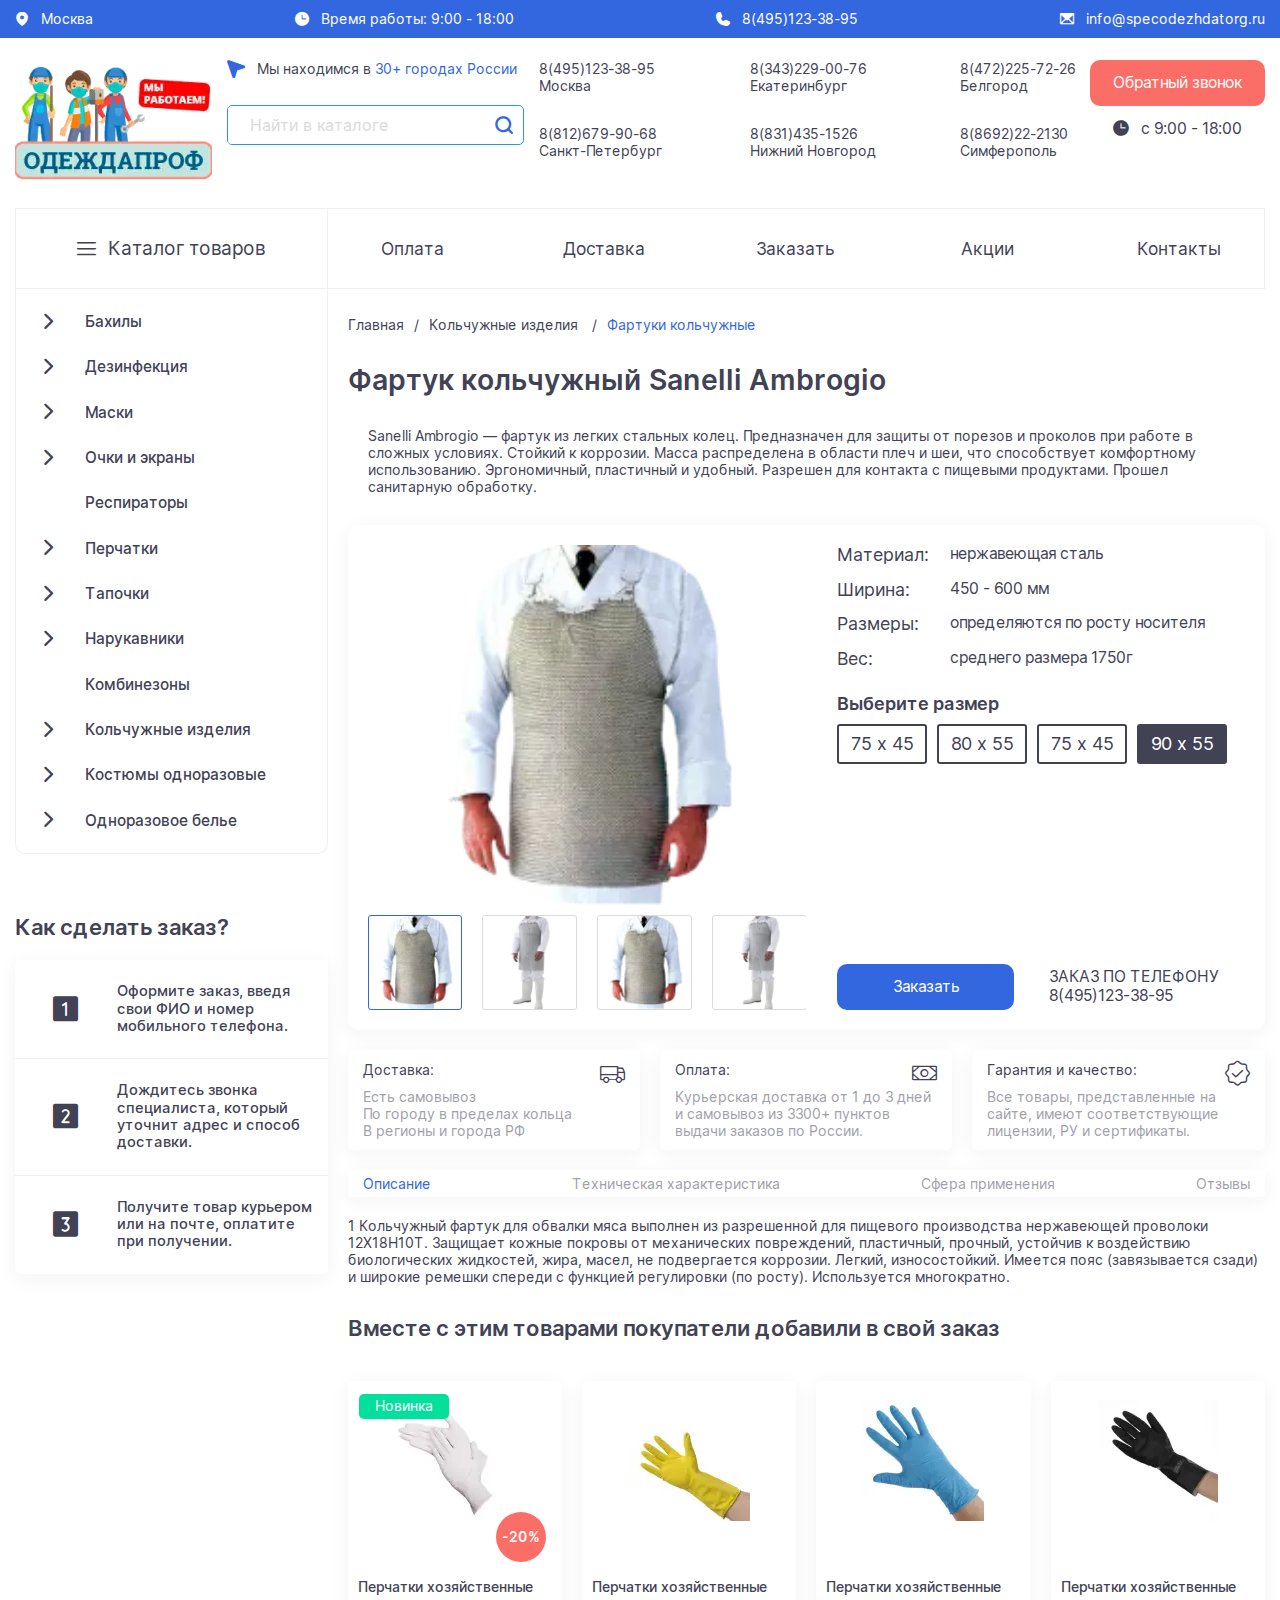
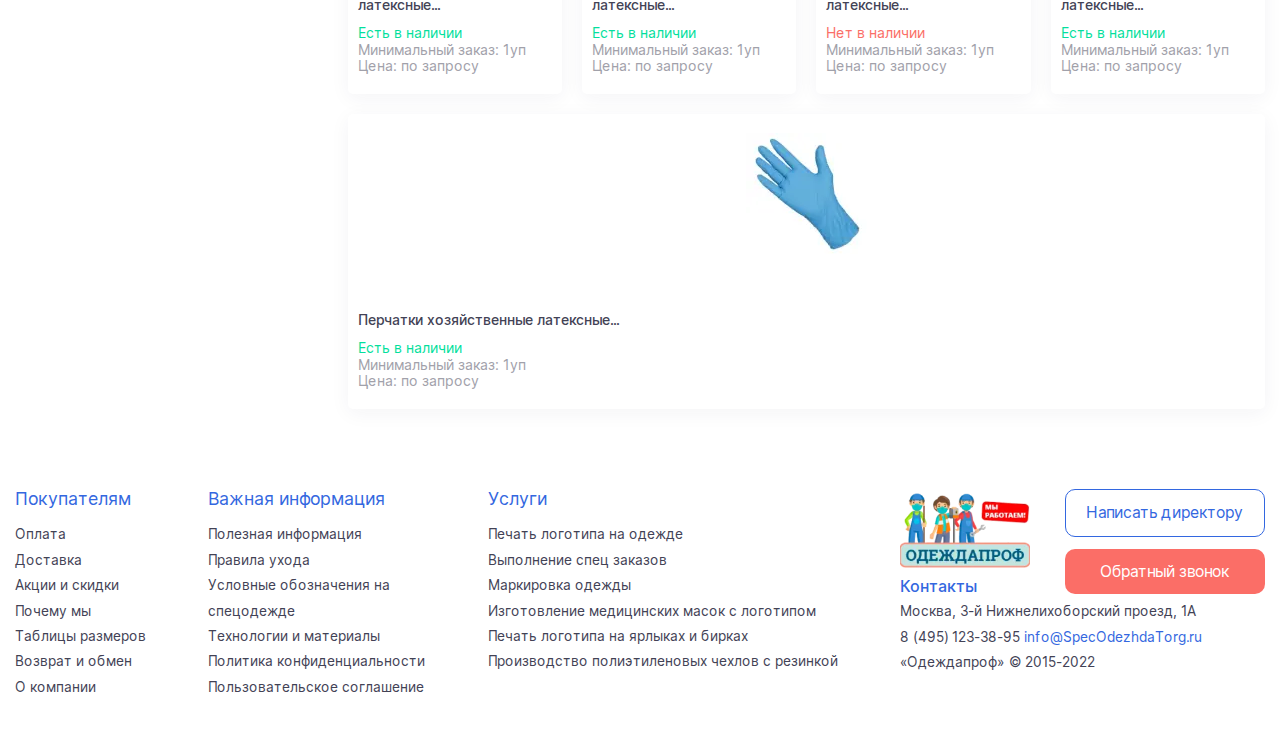
<file: item.html>
<!DOCTYPE html>
<html lang="ru">

<head>
	<title>Товар</title>
	<meta charset="UTF-8">
	<meta name="format-detection" content="telephone=no">
	<link rel="stylesheet" href="css/style.min.css?_v=20220605190946">
	<meta name="viewport" content="width=device-width, initial-scale=1.0">
</head>

<body>
	<div class="wrapper">
		<header class="header">
			<div class="header__top">
				<div class="header__container">
					<a href="#" class="header__loc" data-popup="#citiesModal">
						<i class="_icon-marker"></i>
						<span>Москва</span>
					</a>
					<div class="header__time">
						<i class="_icon-clock"></i>
						<span>Время работы: 9:00 - 18:00</span>
					</div>
					<a href="tel:84951233895" class="header__phone">
						<i class="_icon-phone"></i>
						<span>8(495)123-38-95</span>
					</a>
					<a href="mailto: info@specodezhdatorg.ru" class="header__mail">
						<i class="_icon-mail"></i>
						<span>info@specodezhdatorg.ru</span>
					</a>
				</div>
			</div>
			<div class="header__container">
				<div class="header__main">
					<a href="index.html" class="header__logo">
						<picture><source srcset="img/logo.webp" type="image/webp"><img src="img/logo.png" alt="ОдеждаПроф"></picture>
					</a>
					<div class="header__search-block">
						<div class="header__cities _icon-nav">
							<p>Мы находимся в <a href="map.html">30+ городах России</a></p>
						</div>
						<form action="#" class="header__search-form">
							<input autocomplete="off" type="text" data-no-focus-classes required placeholder="Найти в каталоге" class="header__input">
							<button type="submit" class="header__button _icon-search"></button>
						</form>
					</div>
					<div class="header__links">
						<a href="tel:84951233895" class="header__city">
							<span>8(495)123-38-95</span>
							<span>Москва</span>
						</a>
						<a href="tel:83432290076" class="header__city">
							<span>8(343)229-00-76</span>
							<span>Екатеринбург</span>
						</a>
						<a href="tel:84722257226" class="header__city">
							<span>8(472)225-72-26</span>
							<span>Белгород</span>
						</a>
						<a href="tel:88126799068" class="header__city">
							<span>8(812)679-90-68</span>
							<span>Санкт-Петербург</span>
						</a>
						<a href="tel:88314351526" class="header__city">
							<span>8(831)435-1526</span>
							<span>Нижний Новгород</span>
						</a>
						<a href="tel:88692222130" class="header__city">
							<span>8(8692)22-2130</span>
							<span>Симферополь</span>
						</a>
					</div>
					<div class="header__button-block">
						<a href="#" class="header__red-btn red-btn" data-popup="#callback">
							Обратный звонок
						</a>
						<p class="header__btn-time _icon-clock">с 9:00 - 18:00</p>
					</div>
				</div>
			</div>
		</header>
		<main class="page">
			<div class="container">
				<div class="row">
					<div class="side col-lg-3">
						<div class="side__menu" data-spollers>
							<a class="side__title side-spoiler-link _icon-menu" data-spoller href="#">
								<span>Каталог товаров</span>
							</a>
							<div class="side__collapse">
								<nav class="side__nav">
									<ul class="side__main-ul">
										<li class="side__main-li"><a href="catalog.html" class="side__arrow-link"><span>Бахилы</span></a></li>
										<li class="side__main-li"><a href="catalog.html" class="side__arrow-link"><span>Дезинфекция</span></a>
										</li>
										<li class="side__main-li"><a href="catalog.html" class="side__arrow-link"><span>Маски</span></a></li>
										<li class="side__main-li"><a href="catalog.html" class="side__arrow-link"><span>Очки и
													экраны</span></a></li>
										<li class="side__main-li"><a href="catalog.html"><span>Респираторы</span></a>
										</li>
										<li class="side__main-li"><a href="catalog.html" class="side__arrow-link"><span>Перчатки</span></a>
										</li>
										<li class="side__main-li"><a href="catalog.html" class="side__arrow-link"><span>Тапочки</span></a></li>
										<li class="side__main-li"><a href="catalog.html" class="side__arrow-link"><span>Нарукавники</span></a>
										</li>
										<li class="side__main-li"><a href="catalog.html"><span>Комбинезоны</span></a>
										</li>
										<li class="side__main-li">
											<a href="catalog.html" class="side__arrow-link"><span>Кольчужные
													изделия</span></a>
											<ul class="side__subul">
												<li class="side__subli"><a href="catalog.html">Фартуки колючужные</a></li>
												<li class="side__subli"><a href="catalog.html">Перчатки кольчужные</a></li>
												<li class="side__subli"><a href="catalog.html">Кольчужные перчатки Niroflex 2000</a>
												</li>
												<li class="side__subli"><a href="catalog.html">Кольчужные перчатки Niroflex
														EasyFit</a></li>
												<li class="side__subli"><a href="catalog.html">Кольчужные перчатки Niroflex FM+</a>
												</li>
												<li class="side__subli"><a href="catalog.html">Кольчужные перчатки Niroflex Fix</a>
												</li>
											</ul>
										</li>
										<li class="side__main-li"><a href="catalog.html" class="side__arrow-link"><span>Костюмы
													одноразовые</span></a></li>
										<li class="side__main-li"><a href="catalog.html" class="side__arrow-link"><span>Одноразовое
													белье</span></a></li>
									</ul>
								</nav>
							</div>
						</div>
						<div class="side__other other-side">
							<div class="other-side__block">
								<h2 class="other-side__title title">
									Как сделать заказ?
								</h2>
								<div class="other-side__main">
									<div class="other-side__main-block">
										<div class="other-side__img other-side__img--i">
											<i class="_icon-1"></i>
										</div>
										<div class="other-side__text-block">
											<p class="other-side__subtitle">
												Оформите заказ, введя свои ФИО и номер мобильного телефона.
											</p>
										</div>
									</div>
									<div class="other-side__main-block">
										<div class="other-side__img other-side__img--i">
											<i class="_icon-2"></i>
										</div>
										<div class="other-side__text-block">
											<p class="other-side__subtitle">
												Дождитесь звонка специалиста, который уточнит адрес и способ доставки.
											</p>
										</div>
									</div>
									<div class="other-side__main-block">
										<div class="other-side__img other-side__img--i">
											<i class="_icon-3"></i>
										</div>
										<div class="other-side__text-block">
											<p class="other-side__subtitle">
												Получите товар курьером или на почте, оплатите при получении.
											</p>
										</div>
									</div>
								</div>
							</div>
						</div>
					</div>
					<div class="main col-lg-9">
						<nav class="main__nav">
							<ul>
								<li><a href="payment.html">Оплата</a></li>
								<li><a href="delivery.html">Доставка</a></li>
								<li><a href="order.html">Заказать</a></li>
								<li><a href="action.html">Акции</a></li>
								<li><a href="map.html">Контакты</a></li>
							</ul>
						</nav>
						<div class="main__sections">
							<div class="breadcrumbs">
								<nav class="breadcrumbs__nav">
									<ul>
										<li class="breadcrumbs__li"><a href="index.html">Главная</a></li>
										<li class="breadcrumbs__li">
											<a href="catalog.html">Кольчужные изделия</a>
										</li>
										<li class="breadcrumbs__li">
											Фартуки кольчужные
										</li>
									</ul>
								</nav>
							</div>
							<div class="item">
								<h1 class="item__title">Фартук кольчужный Sanelli Ambrogio</h1>
								<p class="item__descr">
									Sanelli Ambrogio — фартук из легких стальных колец. Предназначен для
									защиты от порезов и проколов при работе в сложных
									условиях. Стойкий к коррозии. Масса распределена в области плеч и шеи, что способствует
									комфортному использованию.
									Эргономичный, пластичный и удобный. Разрешен для контакта с пищевыми продуктами. Прошел
									санитарную обработку.
								</p>
								<div class="item__main">
									<div class="item__sliders">
										<div class="item__slider">
											<div class="item__swiper" data-gallery>
												<div class="item__slide">
													<picture><source srcset="img/cards/catalog/1.webp" type="image/webp"><img src="img/cards/catalog/1.png" class="img-gal" alt="Кольчуга"></picture>
												</div>
												<div class="item__slide">
													<picture><source srcset="img/cards/catalog/2.webp" type="image/webp"><img src="img/cards/catalog/2.png" class="img-gal" alt="Кольчуга"></picture>
												</div>
												<div class="item__slide">
													<picture><source srcset="img/cards/catalog/1.webp" type="image/webp"><img src="img/cards/catalog/1.png" class="img-gal" alt="Кольчуга"></picture>
												</div>
												<div class="item__slide">
													<picture><source srcset="img/cards/catalog/2.webp" type="image/webp"><img src="img/cards/catalog/2.png" class="img-gal" alt="Кольчуга"></picture>
												</div>
												<div class="item__slide">
													<picture><source srcset="img/cards/catalog/1.webp" type="image/webp"><img src="img/cards/catalog/1.png" class="img-gal" alt="Кольчуга"></picture>
												</div>
												<div class="item__slide">
													<picture><source srcset="img/cards/catalog/2.webp" type="image/webp"><img src="img/cards/catalog/2.png" class="img-gal" alt="Кольчуга"></picture>
												</div>
											</div>
										</div>
										<div class="item-thumb__slider">
											<div class="item-thumb__swiper">
												<div class="item-thumb__slide">
													<picture><source srcset="img/cards/catalog/1.webp" type="image/webp"><img src="img/cards/catalog/1.png" alt="Кольчуга"></picture>
												</div>
												<div class="item-thumb__slide">
													<picture><source srcset="img/cards/catalog/2.webp" type="image/webp"><img src="img/cards/catalog/2.png" alt="Кольчуга"></picture>
												</div>
												<div class="item-thumb__slide">
													<picture><source srcset="img/cards/catalog/1.webp" type="image/webp"><img src="img/cards/catalog/1.png" alt="Кольчуга"></picture>
												</div>
												<div class="item-thumb__slide">
													<picture><source srcset="img/cards/catalog/2.webp" type="image/webp"><img src="img/cards/catalog/2.png" alt="Кольчуга"></picture>
												</div>
												<div class="item-thumb__slide">
													<picture><source srcset="img/cards/catalog/1.webp" type="image/webp"><img src="img/cards/catalog/1.png" alt="Кольчуга"></picture>
												</div>
												<div class="item-thumb__slide">
													<picture><source srcset="img/cards/catalog/2.webp" type="image/webp"><img src="img/cards/catalog/2.png" alt="Кольчуга"></picture>
												</div>
											</div>
										</div>
									</div>
									<div class="item__info-block">
										<div class="item__info">
											<table>
												<tr>
													<td class="item__info-title">Материал:</td>
													<td class="item__info-text">нержавеющая сталь</td>
												</tr>
												<tr>
													<td class="item__info-title">Ширина:</td>
													<td class="item__info-text">450 - 600 мм</td>
												</tr>
												<tr>
													<td class="item__info-title">Размеры:</td>
													<td class="item__info-text">определяются по росту носителя</td>
												</tr>
												<tr>
													<td class="item__info-title">Вес:</td>
													<td class="item__info-text">среднего размера 1750г</td>
												</tr>
											</table>
										</div>
										<div class="item__radio">
											<p class="item__radio-title">Выберите размер</p>
											<div class="options-item">
												<div class="options-item__item" data-tippy-content="
																						<table>
																							<tr>
																								<td>Размер от производителя</td>
																								<td>S</td>
																							</tr>
																							<tr>
																								<td>Охват груди (см)</td>
																								<td>104– 108</td>
																							</tr>
																							<tr>
																								<td>Охват талии (см)</td>
																								<td>86 – 90</td>
																							</tr>
																							<tr>
																								<td>Охват бедер (см)</td>
																								<td>75 – 100</td>
																							</tr>
																						</table>">
													<label class="options-item__label">
														<input hidden class="options-item__input" checked type="radio" value="1" name="size">
														<span class="options-item__text">75 x 45</span>
													</label>
												</div>
												<div class="options-item__item" data-tippy-content="
																						<table>
																							<tr>
																								<td>Размер от производителя</td>
																								<td>S</td>
																							</tr>
																							<tr>
																								<td>Охват груди (см)</td>
																								<td>104– 108</td>
																							</tr>
																							<tr>
																								<td>Охват талии (см)</td>
																								<td>86 – 90</td>
																							</tr>
																							<tr>
																								<td>Охват бедер (см)</td>
																								<td>75 – 100</td>
																							</tr>
																						</table>">
													<label class="options-item__label">
														<input hidden class="options-item__input" checked type="radio" value="2" name="size">
														<span class="options-item__text">80 x 55</span>
													</label>
												</div>
												<div class="options-item__item" data-tippy-content="
																						<table>
																							<tr>
																								<td>Размер от производителя</td>
																								<td>S</td>
																							</tr>
																							<tr>
																								<td>Охват груди (см)</td>
																								<td>104– 108</td>
																							</tr>
																							<tr>
																								<td>Охват талии (см)</td>
																								<td>86 – 90</td>
																							</tr>
																							<tr>
																								<td>Охват бедер (см)</td>
																								<td>75 – 100</td>
																							</tr>
																						</table>">
													<label class="options-item__label">
														<input hidden class="options-item__input" checked type="radio" value="1" name="size">
														<span class="options-item__text">75 x 45</span>
													</label>
												</div>
												<div class="options-item__item" data-tippy-content="
																						<table>
																							<tr>
																								<td>Размер от производителя</td>
																								<td>S</td>
																							</tr>
																							<tr>
																								<td>Охват груди (см)</td>
																								<td>104– 108</td>
																							</tr>
																							<tr>
																								<td>Охват талии (см)</td>
																								<td>86 – 90</td>
																							</tr>
																							<tr>
																								<td>Охват бедер (см)</td>
																								<td>75 – 100</td>
																							</tr>
																						</table>">
													<label class="options-item__label">
														<input hidden class="options-item__input" checked type="radio" value="2" name="size">
														<span class="options-item__text">90 x 55</span>
													</label>
												</div>
											</div>
										</div>
										<div class="item__bottom">
											<a href="#" class="item__btn blue-btn">Заказать</a>
											<a href="tel:84951233895" class="item__link">
												<p>
													<span>ЗАКАЗ ПО ТЕЛЕФОНУ</span>
													<span>8(495)123-38-95</span>
												</p>
											</a>
										</div>
									</div>
								</div>
							</div>
							<div class="item-adv row">
								<div class="item-adv__wrapper col-12 col-sm-6 col-md-4">
									<div class="item-adv__block">
										<i class="item-adv__icon _icon-truck"></i>
										<p class="item-adv__title">
											Доставка:
										</p>
										<p class="item-adv__text">
											Есть самовывоз <br>
											По городу в пределах кольца <br>
											В регионы и города РФ
										</p>
									</div>
								</div>
								<div class="item-adv__wrapper col-12 col-sm-6 col-md-4">
									<div class="item-adv__block">
										<i class="item-adv__icon _icon-money"></i>
										<p class="item-adv__title">
											Оплата:
										</p>
										<p class="item-adv__text">
											Курьерская доставка от 1 до 3 дней и самовывоз из 3300+ пунктов выдачи заказов по
											России.
										</p>
									</div>
								</div>
								<div class="item-adv__wrapper  col-12 col-sm-12 col-md-4">
									<div class="item-adv__block">
										<i class="item-adv__icon _icon-approved"></i>
										<p class="item-adv__title">
											Гарантия и качество:
										</p>
										<p class="item-adv__text">
											Все товары, представленные на сайте, имеют соответствующие лицензии, РУ и
											сертификаты.
										</p>
									</div>
								</div>
							</div>
							<div data-tabs class="tabs">
								<nav data-tabs-titles class="tabs__navigation">
									<a href="#" class="tabs__title _tab-active">Описание</a>
									<a href="#" class="tabs__title">Техническая характеристика</a>
									<a href="#" class="tabs__title">Сфера применения</a>
									<a href="#" class="tabs__title">Отзывы</a>
								</nav>
								<div data-tabs-body class="tabs__content">
									<div class="tabs__body">
										<p>
											1 Кольчужный фартук для обвалки мяса выполнен из разрешенной для пищевого производства
											нержавеющей проволоки 12Х18Н10Т.
											Защищает кожные покровы от механических повреждений, пластичный, прочный, устойчив к
											воздействию биологических
											жидкостей, жира, масел, не подвергается коррозии. Легкий, износостойкий. Имеется пояс
											(завязывается сзади) и широкие
											ремешки спереди с функцией регулировки (по росту). Используется многократно.
										</p>
									</div>
									<div class="tabs__body">
										<table class="tabs__table">
											<tr>
												<td>Стерильная</td>
												<td>Нет</td>
											</tr>
											<tr>
												<td>Материал</td>
												<td>Спанбонд</td>
											</tr>
											<tr>
												<td>Плотность</td>
												<td>15 г/м2</td>
											</tr>
											<tr>
												<td>Диаметр</td>
												<td>52 см</td>
											</tr>
										</table>
									</div>
									<div class="tabs__body">
										<p>
											3 Кольчужный фартук для обвалки мяса выполнен из разрешенной для пищевого производства
											нержавеющей проволоки 12Х18Н10Т. Защищает кожные покровы от механических повреждений,
											пластичный, прочный, устойчив к воздействию биологических жидкостей, жира, масел, не
											подвергается коррозии. Легкий, износостойкий. Имеется пояс (завязывается сзади) и
											широкие
											ремешки спереди с функцией регулировки (по росту). Используется многократно.
										</p>
									</div>
									<div class="tabs__body">
										<p>
											4 Кольчужный фартук для обвалки мяса выполнен из разрешенной для пищевого производства
											нержавеющей проволоки 12Х18Н10Т. Защищает кожные покровы от механических повреждений,
											пластичный, прочный, устойчив к воздействию биологических жидкостей, жира, масел, не
											подвергается коррозии. Легкий, износостойкий. Имеется пояс (завязывается сзади) и
											широкие
											ремешки спереди с функцией регулировки (по росту). Используется многократно.
										</p>
									</div>
								</div>
							</div>
							<div class="small">
								<h2 class="small__title title">Вместе с этим товарами покупатели добавили в свой заказ
							</div>
							<div class="small__blocks row">
								<div class="small__card card-small col">
									<div class="card-small__wrapper card-small--new">
										<a href="#" class="card-small__img">
											<picture><source srcset="img/cards/small/1.webp" type="image/webp"><img src="img/cards/small/1.png" alt="Перчатки"></picture>
										</a>
										<p class="card-small__sale">-20%</p>
										<a href="#" class="card-small__title">Перчатки хозяйственные латексные...</a>
										<p class="card-small__stock card-small__stock--yes">
											Есть в наличии
										</p>
										<p class="card-small__text">
											Минимальный заказ: 1уп <br>
											Цена: по запросу
										</p>
									</div>
								</div>
								<div class="small__card card-small col">
									<div class="card-small__wrapper">
										<a href="#" class="card-small__img">
											<picture><source srcset="img/cards/small/2.webp" type="image/webp"><img src="img/cards/small/2.png" alt="Перчатки"></picture>
										</a>
										<a href="#" class="card-small__title">Перчатки хозяйственные латексные...</a>
										<p class="card-small__stock card-small__stock--yes">
											Есть в наличии
										</p>
										<p class="card-small__text">
											Минимальный заказ: 1уп <br>
											Цена: по запросу
										</p>
									</div>
								</div>
								<div class="small__card card-small col">
									<div class="card-small__wrapper">
										<a href="#" class="card-small__img">
											<picture><source srcset="img/cards/small/3.webp" type="image/webp"><img src="img/cards/small/3.png" alt="Перчатки"></picture>
										</a>
										<a href="#" class="card-small__title">Перчатки хозяйственные латексные...</a>
										<p class="card-small__stock card-small__stock--no">
											Нет в наличии
										</p>
										<p class="card-small__text">
											Минимальный заказ: 1уп <br>
											Цена: по запросу
										</p>
									</div>
								</div>
								<div class="small__card card-small col">
									<div class="card-small__wrapper">
										<a href="#" class="card-small__img">
											<picture><source srcset="img/cards/small/4.webp" type="image/webp"><img src="img/cards/small/4.png" alt="Перчатки"></picture>
										</a>
										<a href="#" class="card-small__title">Перчатки хозяйственные латексные...</a>
										<p class="card-small__stock card-small__stock--yes">
											Есть в наличии
										</p>
										<p class="card-small__text">
											Минимальный заказ: 1уп <br>
											Цена: по запросу
										</p>
									</div>
								</div>
								<div class="small__card card-small col">
									<div class="card-small__wrapper">
										<a href="#" class="card-small__img">
											<picture><source srcset="img/cards/small/5.webp" type="image/webp"><img src="img/cards/small/5.png" alt="Перчатки"></picture>
										</a>
										<a href="#" class="card-small__title">Перчатки хозяйственные латексные...</a>
										<p class="card-small__stock card-small__stock--yes">
											Есть в наличии
										</p>
										<p class="card-small__text">
											Минимальный заказ: 1уп <br>
											Цена: по запросу
										</p>
									</div>
								</div>
							</div>
						</div>
					</div>
				</div>
			</div>
		</main>
		<div id="citiesModal" aria-hidden="true" class="popup modal-cities">
			<div class="popup__wrapper modal-cities__wrapper">
				<div class="popup__content modal-cities__content">
					<button data-close type="button" class="modal-cities__close _icon-cross"></button>
					<div class="modal-cities__text">
						<div class="modal-cities__main">
							<a href="tel:88512442580" class="modal-cities__link">
								<span>8 (851) 244-25-80</span>
								<span>Астрахань</span>
							</a>
							<a href="tel:83852556436" class="modal-cities__link">
								<span>8 (385) 255-64-36</span>
								<span>Барнаул</span>
							</a>
							<a href="tel:84832770259" class="modal-cities__link">
								<span>8 (4832) 770-259</span>
								<span>Брянск</span>
							</a>
							<a href="tel:88442968736" class="modal-cities__link">
								<span>8 (844) 296-8736</span>
								<span>Волгоград</span>
							</a>
							<a href="tel:84732106454" class="modal-cities__link">
								<span>8 (473) 210-64-54</span>
								<span>Воронеж</span>
							</a>
							<a href="tel:83952436740" class="modal-cities__link">
								<span>8 (395) 243-6740</span>
								<span>Иркутск</span>
							</a>
							<a href="tel:88435282720" class="modal-cities__link">
								<span>8 (843) 528-27-20</span>
								<span>Казань</span>
							</a>
							<a href="tel:83842780832" class="modal-cities__link">
								<span>8 (384) 278-08-32</span>
								<span>Кемерово</span>
							</a>
							<a href="tel:84986819830" class="modal-cities__link">
								<span>8 (498) 681-9830</span>
								<span>Королев</span>
							</a>
							<a href="tel:88619914370" class="modal-cities__link">
								<span>8 (861) 991-43-70</span>
								<span>Краснодар</span>
							</a>
							<a href="tel:83912347031" class="modal-cities__link">
								<span>8 (391) 234-70-31</span>
								<span>Красноярск</span>
							</a>
							<a href="tel:84712540652" class="modal-cities__link">
								<span>8 (4712) 540-652</span>
								<span>Курск</span>
							</a>
							<a href="tel:84742370224" class="modal-cities__link">
								<span>8 (4742) 370-224</span>
								<span>Липецк</span>
							</a>
							<a href="tel:84986815810" class="modal-cities__link">
								<span>8 (498) 681-5810</span>
								<span>Люберцы</span>
							</a>
							<a href="tel:84986829027" class="modal-cities__link">
								<span>8 (498) 682-9027</span>
								<span>Мытищи</span>
							</a>
							<a href="tel:83843328657" class="modal-cities__link">
								<span>8 (384) 332-86-57</span>
								<span>Новокузнецк</span>
							</a>
							<a href="tel:83833049546" class="modal-cities__link">
								<span>8 (383) 304-9546</span>
								<span>Новосибирск</span>
							</a>
							<a href="tel:83843328657" class="modal-cities__link">
								<span>8 (384) 332-86-57</span>
								<span>Новокузнецк</span>
							</a>
							<a href="tel:88632850699" class="modal-cities__link">
								<span>8 (863) 285-06-99</span>
								<span>Ростов-на-Дону</span>
							</a>
							<a href="tel:84912559921" class="modal-cities__link">
								<span>8 (4912) 559-921</span>
								<span>Рязань</span>
							</a>
							<a href="tel:83812790119" class="modal-cities__link">
								<span>8 (381) 279-0119</span>
								<span>Омск</span>
							</a>
							<a href="tel:88452694250" class="modal-cities__link">
								<span>8 (8452) 694-250</span>
								<span>Саратов</span>
							</a>
							<a href="tel:88692222130" class="modal-cities__link">
								<span>8 (8692) 22-2130</span>
								<span>Севастополь</span>
							</a>
							<a href="tel:88469578370" class="modal-cities__link">
								<span>8 (846) 957-83-70</span>
								<span>Самара</span>
							</a>
							<a href="tel:88652257393" class="modal-cities__link">
								<span>8 (8652) 257-393</span>
								<span>Ставрополь</span>
							</a>
							<a href="tel:83822609452" class="modal-cities__link">
								<span>8 (382) 260-94-52</span>
								<span>Томск</span>
							</a>
							<a href="tel:88624440681" class="modal-cities__link">
								<span>8 (862) 444-06-81</span>
								<span>Сочи</span>
							</a>
							<a href="tel:83512149868" class="modal-cities__link">
								<span>8 (351) 214-98-68</span>
								<span>Челябинск</span>
							</a>
							<a href="tel:83472249256" class="modal-cities__link">
								<span>8 (347) 224-92-56</span>
								<span>Уфа</span>
							</a>
							<a href="tel:84872770439" class="modal-cities__link">
								<span>8 (4872) 770-439</span>
								<span>Тула</span>
							</a>
						</div>
					</div>
				</div>
			</div>
		</div>

		<div id="callback" aria-hidden="true" class="popup callback">
			<div class="popup__wrapper callback__wrapper">
				<div class="popup__content callback__content">
					<button data-close type="button" class="callback__close _icon-cross"></button>
					<div class="callback__text">
						<p class="callback__title">
							Форма обратной связи
						</p>
						<form action="#" class="callback__form">
							<div class="callback__form-block">
								<select class="callback__select" data-scroll>
									<option value="" selected>Ближайший филиал</option>
									<option value="Москва">Москва</option>
									<option value="СПБ">СПБ</option>
									<option value="Волгоград">Волгоград</option>
									<option value="Москва">Москва</option>
									<option value="СПБ">СПБ</option>
									<option value="Волгоград">Волгоград</option>
									<option value="Москва">Москва</option>
									<option value="СПБ">СПБ</option>
									<option value="Волгоград">Волгоград</option>
									<option value="Москва">Москва</option>
									<option value="СПБ">СПБ</option>
									<option value="Волгоград">Волгоград</option>
									<option value="Москва">Москва</option>
									<option value="СПБ">СПБ</option>
									<option value="Волгоград">Волгоград</option>
								</select>
								<div class="callback__check"></div>
							</div>
							<div class="callback__form-block">
								<input autocomplete="off" type="text" required data-validate data-error="Введите ФИО" placeholder="ФИО" class="callback__input">
								<div class="callback__check"></div>
							</div>
							<div class="callback__form-block">
								<input autocomplete="off" type="tel" data-placeholder-nohide data-validate data-required data-error="Минимум 11 символов" pattern="\+7\s?[\(]{0,1}9[0-9]{2}[\)]{0,1}\s?\d{3}[-]{0,1}\d{2}[-]{0,1}\d{2}" value="+7(___)___-__-__" placeholder="+7(___)___-__-__" class="callback__input callback__phone">
								<div class="callback__check"></div>
							</div>
							<div class="callback__form-text">
								<p>Предоставив свои данные, Вы соглашаетесь <br> с <a href="#">Политикой конфиденциальности</a></p>
							</div>
							<button type="submit" class="callback__btn blue-btn">Отправить</button>
						</form>
					</div>
				</div>
			</div>
		</div>
		<footer class="footer">
			<div class="footer__container">
				<div class="footer__block">
					<p class="footer__title">Покупателям</p>
					<ul class="footer__ul">
						<li class="footer__li"><a href="#">Оплата</a></li>
						<li class="footer__li"><a href="#">Доставка</a></li>
						<li class="footer__li"><a href="#">Акции и скидки</a></li>
						<li class="footer__li"><a href="#">Почему мы</a></li>
						<li class="footer__li"><a href="#">Таблицы размеров</a></li>
						<li class="footer__li"><a href="#">Возврат и обмен</a></li>
						<li class="footer__li"><a href="#">О компании</a></li>
					</ul>
				</div>
				<div class="footer__block">
					<p class="footer__title">Важная информация</p>
					<ul class="footer__ul">
						<li class="footer__li"><a href="information.html">Полезная информация</a></li>
						<li class="footer__li"><a href="rules.html">Правила ухода</a></li>
						<li class="footer__li"><a href="designations.html">Условные обозначения на <br> спецодежде</a></li>
						<li class="footer__li"><a href="tech.html">Технологии и материалы</a></li>
						<li class="footer__li"><a href="#">Политика конфиденциальности</a></li>
						<li class="footer__li"><a href="#">Пользовательское соглашение</a></li>
					</ul>
				</div>
				<div class="footer__block">
					<p class="footer__title">Услуги</p>
					<ul class="footer__ul">
						<li class="footer__li"><a href="#">Печать логотипа на одежде</a></li>
						<li class="footer__li"><a href="#">Выполнение спец заказов</a></li>
						<li class="footer__li"><a href="#">Маркировка одежды</a></li>
						<li class="footer__li"><a href="#">Изготовление медицинских масок с логотипом</a></li>
						<li class="footer__li"><a href="#">Печать логотипа на ярлыках и бирках</a></li>
						<li class="footer__li"><a href="#">Производство полиэтиленовых чехлов с резинкой</a></li>
					</ul>
				</div>
				<div class="footer__block">
					<div class="footer__top">
						<div class="footer__left">
							<a href="index.html" class="footer__img">
								<picture><source srcset="img/logo.webp" type="image/webp"><img src="img/logo.png" alt="Логотип"></picture>
							</a>
							<p class="footer__subtitle">Контакты</p>
						</div>
						<div class="footer__right">
							<a href="#" class="footer__blue-btn blue-btn blue-btn--white">Написать директору</a>
							<a href="#" class="footer__red-btn red-btn" data-popup="#callback">Обратный звонок</a>
						</div>
					</div>
					<div class="footer__bottom">
						<p>
							Москва, 3-й Нижнелихоборский проезд, 1А
						</p>
						<p>
							<a href="tel:84951233895">8 (495) 123-38-95</a>
							<a href="mailto:info@SpecOdezhdaTorg.ru" class="footer__mail">info@SpecOdezhdaTorg.ru</a>
						</p>
						<p>
							«Одеждапроф» © 2015-2022
						</p>
					</div>
				</div>
			</div>
		</footer>
	</div>
	<script src="js/app.min.js?_v=20220605190946"></script>
</body>

</html>
</file>
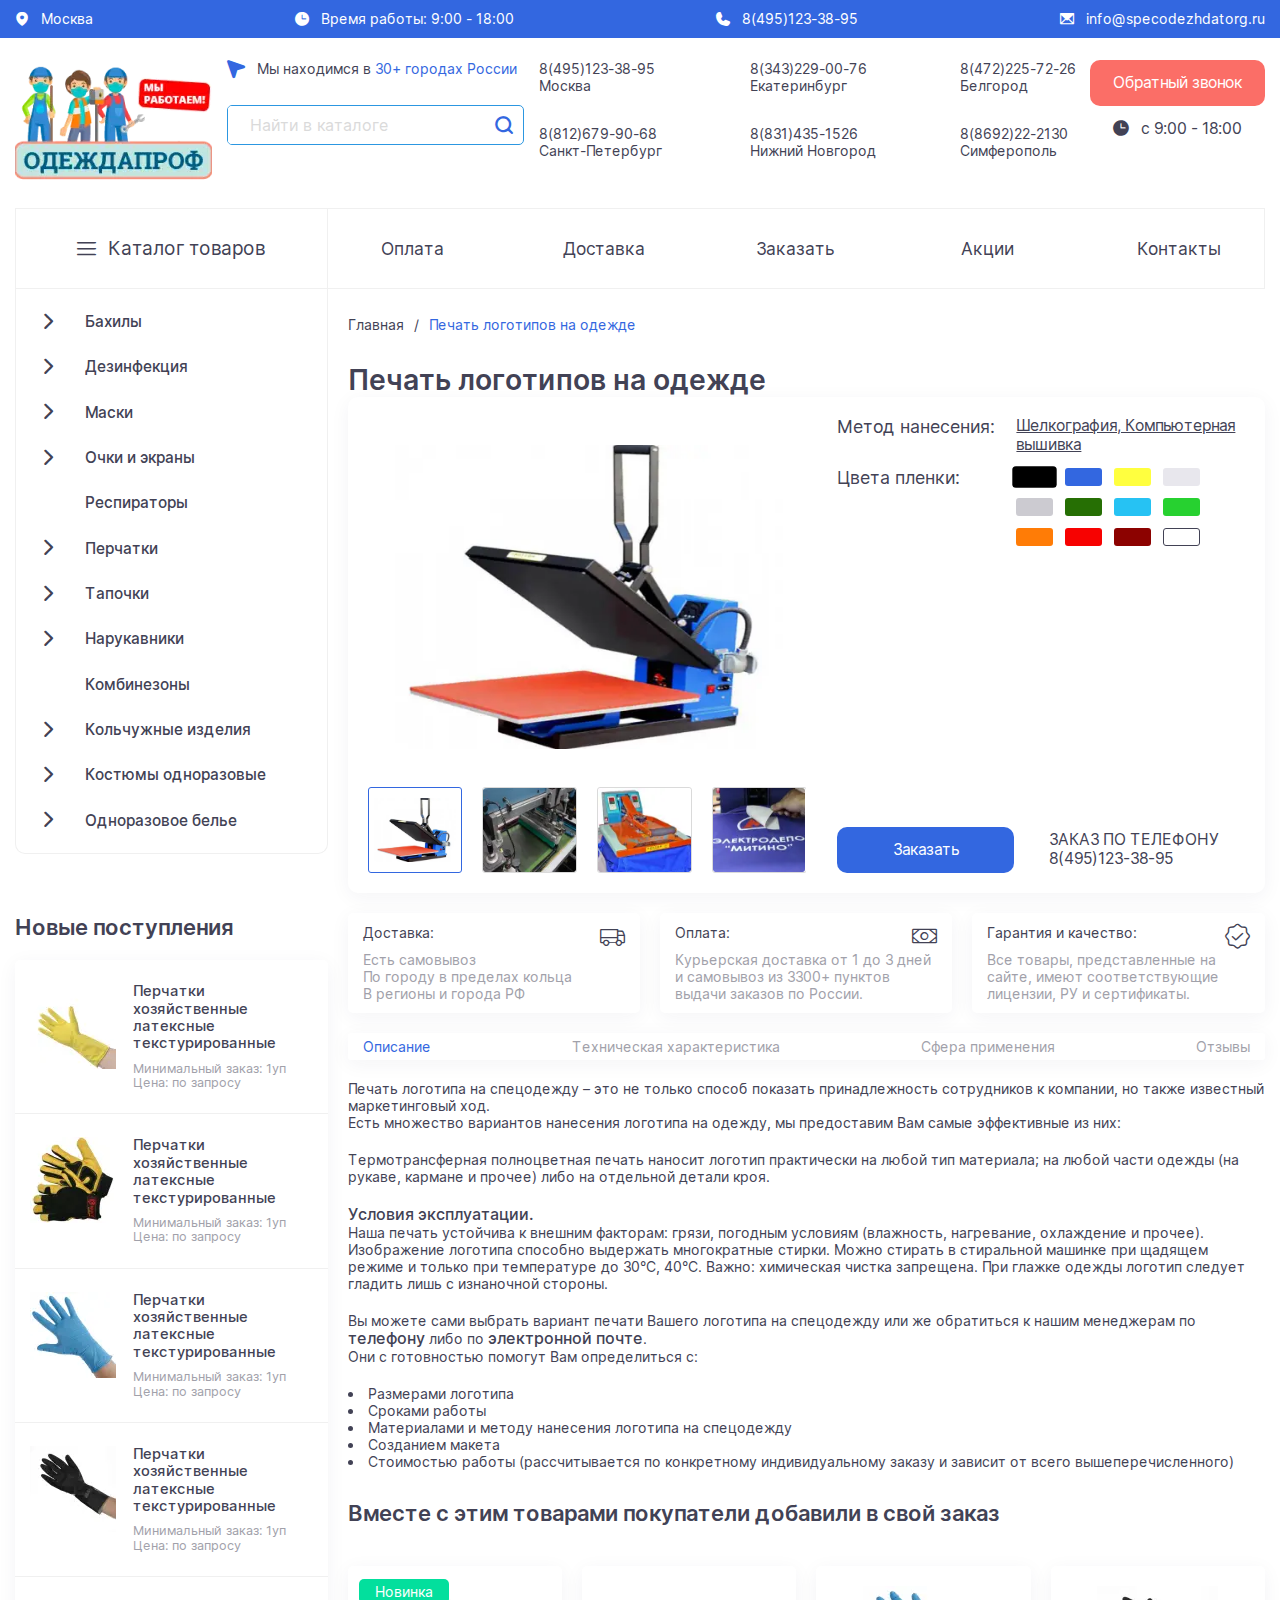
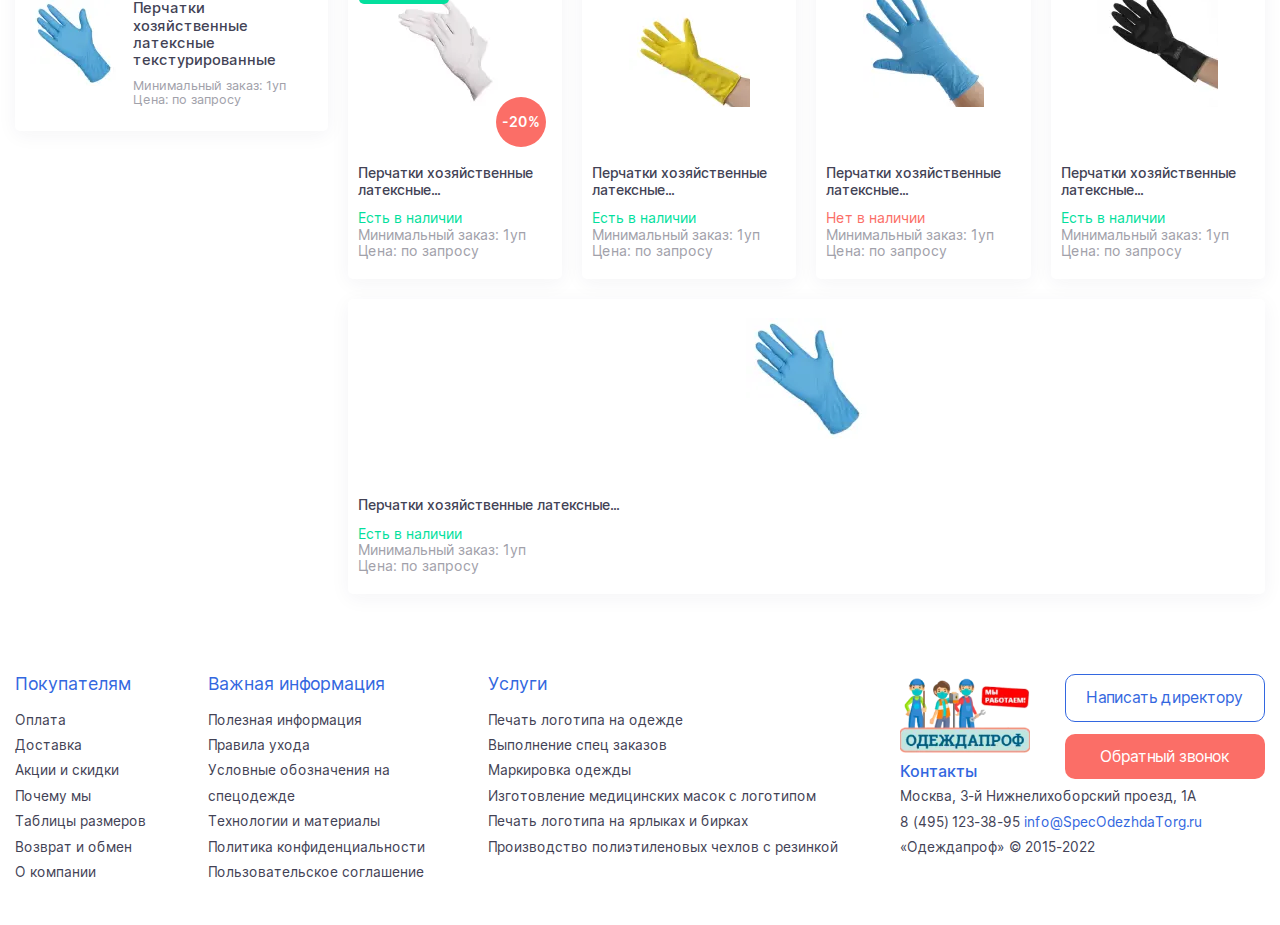
<file: item2.html>
<!DOCTYPE html>
<html lang="ru">

<head>
	<title>Товар</title>
	<meta charset="UTF-8">
	<meta name="format-detection" content="telephone=no">
	<link rel="stylesheet" href="css/style.min.css?_v=20220605190946">
	<meta name="viewport" content="width=device-width, initial-scale=1.0">
</head>

<body>
	<div class="wrapper">
		<header class="header">
			<div class="header__top">
				<div class="header__container">
					<a href="#" class="header__loc" data-popup="#citiesModal">
						<i class="_icon-marker"></i>
						<span>Москва</span>
					</a>
					<div class="header__time">
						<i class="_icon-clock"></i>
						<span>Время работы: 9:00 - 18:00</span>
					</div>
					<a href="tel:84951233895" class="header__phone">
						<i class="_icon-phone"></i>
						<span>8(495)123-38-95</span>
					</a>
					<a href="mailto: info@specodezhdatorg.ru" class="header__mail">
						<i class="_icon-mail"></i>
						<span>info@specodezhdatorg.ru</span>
					</a>
				</div>
			</div>
			<div class="header__container">
				<div class="header__main">
					<a href="index.html" class="header__logo">
						<picture><source srcset="img/logo.webp" type="image/webp"><img src="img/logo.png" alt="ОдеждаПроф"></picture>
					</a>
					<div class="header__search-block">
						<div class="header__cities _icon-nav">
							<p>Мы находимся в <a href="map.html">30+ городах России</a></p>
						</div>
						<form action="#" class="header__search-form">
							<input autocomplete="off" type="text" data-no-focus-classes required placeholder="Найти в каталоге" class="header__input">
							<button type="submit" class="header__button _icon-search"></button>
						</form>
					</div>
					<div class="header__links">
						<a href="tel:84951233895" class="header__city">
							<span>8(495)123-38-95</span>
							<span>Москва</span>
						</a>
						<a href="tel:83432290076" class="header__city">
							<span>8(343)229-00-76</span>
							<span>Екатеринбург</span>
						</a>
						<a href="tel:84722257226" class="header__city">
							<span>8(472)225-72-26</span>
							<span>Белгород</span>
						</a>
						<a href="tel:88126799068" class="header__city">
							<span>8(812)679-90-68</span>
							<span>Санкт-Петербург</span>
						</a>
						<a href="tel:88314351526" class="header__city">
							<span>8(831)435-1526</span>
							<span>Нижний Новгород</span>
						</a>
						<a href="tel:88692222130" class="header__city">
							<span>8(8692)22-2130</span>
							<span>Симферополь</span>
						</a>
					</div>
					<div class="header__button-block">
						<a href="#" class="header__red-btn red-btn" data-popup="#callback">
							Обратный звонок
						</a>
						<p class="header__btn-time _icon-clock">с 9:00 - 18:00</p>
					</div>
				</div>
			</div>
		</header>
		<main class="page">
			<div class="container">
				<div class="row">
					<div class="side col-lg-3">
						<div class="side__menu" data-spollers>
							<a class="side__title side-spoiler-link _icon-menu" data-spoller href="#">
								<span>Каталог товаров</span>
							</a>
							<div class="side__collapse">
								<nav class="side__nav">
									<ul class="side__main-ul">
										<li class="side__main-li"><a href="catalog.html" class="side__arrow-link"><span>Бахилы</span></a></li>
										<li class="side__main-li"><a href="catalog.html" class="side__arrow-link"><span>Дезинфекция</span></a>
										</li>
										<li class="side__main-li"><a href="catalog.html" class="side__arrow-link"><span>Маски</span></a></li>
										<li class="side__main-li"><a href="catalog.html" class="side__arrow-link"><span>Очки и
													экраны</span></a></li>
										<li class="side__main-li"><a href="catalog.html"><span>Респираторы</span></a>
										</li>
										<li class="side__main-li"><a href="catalog.html" class="side__arrow-link"><span>Перчатки</span></a>
										</li>
										<li class="side__main-li"><a href="catalog.html" class="side__arrow-link"><span>Тапочки</span></a></li>
										<li class="side__main-li"><a href="catalog.html" class="side__arrow-link"><span>Нарукавники</span></a>
										</li>
										<li class="side__main-li"><a href="catalog.html"><span>Комбинезоны</span></a>
										</li>
										<li class="side__main-li">
											<a href="catalog.html" class="side__arrow-link"><span>Кольчужные
													изделия</span></a>
											<ul class="side__subul">
												<li class="side__subli"><a href="catalog.html">Фартуки колючужные</a></li>
												<li class="side__subli"><a href="catalog.html">Перчатки кольчужные</a></li>
												<li class="side__subli"><a href="catalog.html">Кольчужные перчатки Niroflex 2000</a>
												</li>
												<li class="side__subli"><a href="catalog.html">Кольчужные перчатки Niroflex
														EasyFit</a></li>
												<li class="side__subli"><a href="catalog.html">Кольчужные перчатки Niroflex FM+</a>
												</li>
												<li class="side__subli"><a href="catalog.html">Кольчужные перчатки Niroflex Fix</a>
												</li>
											</ul>
										</li>
										<li class="side__main-li"><a href="catalog.html" class="side__arrow-link"><span>Костюмы
													одноразовые</span></a></li>
										<li class="side__main-li"><a href="catalog.html" class="side__arrow-link"><span>Одноразовое
													белье</span></a></li>
									</ul>
								</nav>
							</div>
						</div>
						<div class="side__other other-side">
							<div class="other-side__block">
								<h2 class="other-side__title title">
									Новые поступления
								</h2>
								<div class="other-side__main">
									<div class="other-side__main-block">
										<div class="other-side__img">
											<picture><source srcset="img/gloves/asideNew/1.webp" type="image/webp"><img src="img/gloves/asideNew/1.png" alt="Перчатки"></picture>
										</div>
										<div class="other-side__text-block">
											<a href="#" class="other-side__subtitle">
												Перчатки хозяйственные латексные текстурированные
											</a>
											<p class="other-side__text">
												Минимальный заказ: 1уп <br>
												Цена: по запросу
											</p>
										</div>
									</div>
									<div class="other-side__main-block">
										<div class="other-side__img">
											<picture><source srcset="img/gloves/asideNew/2.webp" type="image/webp"><img src="img/gloves/asideNew/2.png" alt="Перчатки"></picture>
										</div>
										<div class="other-side__text-block">
											<a href="#" class="other-side__subtitle">
												Перчатки хозяйственные латексные текстурированные
											</a>
											<p class="other-side__text">
												Минимальный заказ: 1уп <br>
												Цена: по запросу
											</p>
										</div>
									</div>
									<div class="other-side__main-block">
										<div class="other-side__img">
											<picture><source srcset="img/gloves/asideNew/3.webp" type="image/webp"><img src="img/gloves/asideNew/3.png" alt="Перчатки"></picture>
										</div>
										<div class="other-side__text-block">
											<a href="#" class="other-side__subtitle">
												Перчатки хозяйственные латексные текстурированные
											</a>
											<p class="other-side__text">
												Минимальный заказ: 1уп <br>
												Цена: по запросу
											</p>
										</div>
									</div>
									<div class="other-side__main-block">
										<div class="other-side__img">
											<picture><source srcset="img/gloves/asideNew/4.webp" type="image/webp"><img src="img/gloves/asideNew/4.png" alt="Перчатки"></picture>
										</div>
										<div class="other-side__text-block">
											<a href="#" class="other-side__subtitle">
												Перчатки хозяйственные латексные текстурированные
											</a>
											<p class="other-side__text">
												Минимальный заказ: 1уп <br>
												Цена: по запросу
											</p>
										</div>
									</div>
									<div class="other-side__main-block">
										<div class="other-side__img">
											<picture><source srcset="img/gloves/asideNew/5.webp" type="image/webp"><img src="img/gloves/asideNew/5.png" alt="Перчатки"></picture>
										</div>
										<div class="other-side__text-block">
											<a href="#" class="other-side__subtitle">
												Перчатки хозяйственные латексные текстурированные
											</a>
											<p class="other-side__text">
												Минимальный заказ: 1уп <br>
												Цена: по запросу
											</p>
										</div>
									</div>
								</div>
							</div>
						</div>
					</div>
					<div class="main col-lg-9">
						<nav class="main__nav">
							<ul>
								<li><a href="payment.html">Оплата</a></li>
								<li><a href="delivery.html">Доставка</a></li>
								<li><a href="order.html">Заказать</a></li>
								<li><a href="action.html">Акции</a></li>
								<li><a href="map.html">Контакты</a></li>
							</ul>
						</nav>
						<div class="main__sections">
							<div class="breadcrumbs">
								<nav class="breadcrumbs__nav">
									<ul>
										<li class="breadcrumbs__li"><a href="index.html">Главная</a></li>
										<li class="breadcrumbs__li">
											Печать логотипов на одежде
										</li>
									</ul>
								</nav>
							</div>
							<div class="item">
								<h1 class="item__title">Печать логотипов на одежде</h1>
								<div class="item__main">
									<div class="item__sliders">
										<div class="item__slider">
											<div class="item__swiper" data-gallery>
												<div class="item__slide">
													<picture><source srcset="img/item/1.webp" type="image/webp"><img src="img/item/1.png" class="img-gal" alt="Машина"></picture>
												</div>
												<div class="item__slide">
													<picture><source srcset="img/item/2.webp" type="image/webp"><img src="img/item/2.png" class="img-gal" alt="Машина"></picture>
												</div>
												<div class="item__slide">
													<picture><source srcset="img/item/3.webp" type="image/webp"><img src="img/item/3.png" class="img-gal" alt="Машина"></picture>
												</div>
												<div class="item__slide">
													<picture><source srcset="img/item/4.webp" type="image/webp"><img src="img/item/4.png" class="img-gal" alt="Машина"></picture>
												</div>
												<div class="item__slide">
													<picture><source srcset="img/item/5.webp" type="image/webp"><img src="img/item/5.png" class="img-gal" alt="Машина"></picture>
												</div>
											</div>
										</div>
										<div class="item-thumb__slider">
											<div class="item-thumb__swiper">
												<div class="item-thumb__slide">
													<picture><source srcset="img/item/1.webp" type="image/webp"><img src="img/item/1.png" alt="Машина"></picture>
												</div>
												<div class="item-thumb__slide">
													<picture><source srcset="img/item/2.webp" type="image/webp"><img src="img/item/2.png" alt="Машина"></picture>
												</div>
												<div class="item-thumb__slide">
													<picture><source srcset="img/item/3.webp" type="image/webp"><img src="img/item/3.png" alt="Машина"></picture>
												</div>
												<div class="item-thumb__slide">
													<picture><source srcset="img/item/4.webp" type="image/webp"><img src="img/item/4.png" alt="Машина"></picture>
												</div>
												<div class="item-thumb__slide">
													<picture><source srcset="img/item/5.webp" type="image/webp"><img src="img/item/5.png" alt="Машина"></picture>
												</div>
											</div>
										</div>
									</div>
									<div class="item__info-block">
										<div class="item__info">
											<table>
												<tr>
													<td class="item__info-title">Метод нанесения:</td>
													<td class="item__info-text item__info-text--underline">Шелкография, Компьютерная
														вышивка</td>
												</tr>
												<tr>
													<td class="item__info-title">Цвета пленки:</td>
													<td class="item__info-text">
														<div class="options-color">
															<div class="options-color__item">
																<label class="options-color__label">
																	<input hidden class="options-color__input" checked type="radio" value="1" name="color">
																	<span class="options-color__text options-color__text--black"></span>
																</label>
															</div>
															<div class="options-color__item">
																<label class="options-color__label">
																	<input hidden class="options-color__input" type="radio" value="2" name="color">
																	<span class="options-color__text options-color__text--main-blue"></span>
																</label>
															</div>
															<div class="options-color__item">
																<label class="options-color__label">
																	<input hidden class="options-color__input" type="radio" value="2" name="color">
																	<span class="options-color__text options-color__text--yellow"></span>
																</label>
															</div>
															<div class="options-color__item">
																<label class="options-color__label">
																	<input hidden class="options-color__input" type="radio" value="2" name="color">
																	<span class="options-color__text options-color__text--grey"></span>
																</label>
															</div>
															<div class="options-color__item">
																<label class="options-color__label">
																	<input hidden class="options-color__input" type="radio" value="1" name="color">
																	<span class="options-color__text options-color__text--dark-grey"></span>
																</label>
															</div>
															<div class="options-color__item">
																<label class="options-color__label">
																	<input hidden class="options-color__input" type="radio" value="2" name="color">
																	<span class="options-color__text options-color__text--dark-green"></span>
																</label>
															</div>
															<div class="options-color__item">
																<label class="options-color__label">
																	<input hidden class="options-color__input" type="radio" value="2" name="color">
																	<span class="options-color__text options-color__text--light-blue"></span>
																</label>
															</div>
															<div class="options-color__item">
																<label class="options-color__label">
																	<input hidden class="options-color__input" type="radio" value="2" name="color">
																	<span class="options-color__text options-color__text--green"></span>
																</label>
															</div>
															<div class="options-color__item">
																<label class="options-color__label">
																	<input hidden class="options-color__input" type="radio" value="1" name="color">
																	<span class="options-color__text options-color__text--orange"></span>
																</label>
															</div>
															<div class="options-color__item">
																<label class="options-color__label">
																	<input hidden class="options-color__input" type="radio" value="2" name="color">
																	<span class="options-color__text options-color__text--red"></span>
																</label>
															</div>
															<div class="options-color__item">
																<label class="options-color__label">
																	<input hidden class="options-color__input" type="radio" value="2" name="color">
																	<span class="options-color__text options-color__text--brown"></span>
																</label>
															</div>
															<div class="options-color__item">
																<label class="options-color__label">
																	<input hidden class="options-color__input" type="radio" value="2" name="color">
																	<span class="options-color__text options-color__text--white"></span>
																</label>
															</div>
														</div>
													</td>
												</tr>
											</table>
										</div>
										<div class="item__bottom">
											<a href="#" class="item__btn blue-btn">Заказать</a>
											<a href="tel:84951233895" class="item__link">
												<p>
													<span>ЗАКАЗ ПО ТЕЛЕФОНУ</span>
													<span>8(495)123-38-95</span>
												</p>
											</a>
										</div>
									</div>
								</div>
							</div>
							<div class="item-adv row">
								<div class="item-adv__wrapper col-12 col-sm-6 col-md-4">
									<div class="item-adv__block">
										<i class="item-adv__icon _icon-truck"></i>
										<p class="item-adv__title">
											Доставка:
										</p>
										<p class="item-adv__text">
											Есть самовывоз <br>
											По городу в пределах кольца <br>
											В регионы и города РФ
										</p>
									</div>
								</div>
								<div class="item-adv__wrapper col-12 col-sm-6 col-md-4">
									<div class="item-adv__block">
										<i class="item-adv__icon _icon-money"></i>
										<p class="item-adv__title">
											Оплата:
										</p>
										<p class="item-adv__text">
											Курьерская доставка от 1 до 3 дней и самовывоз из 3300+ пунктов выдачи заказов по
											России.
										</p>
									</div>
								</div>
								<div class="item-adv__wrapper  col-12 col-sm-12 col-md-4">
									<div class="item-adv__block">
										<i class="item-adv__icon _icon-approved"></i>
										<p class="item-adv__title">
											Гарантия и качество:
										</p>
										<p class="item-adv__text">
											Все товары, представленные на сайте, имеют соответствующие лицензии, РУ и
											сертификаты.
										</p>
									</div>
								</div>
							</div>
							<div data-tabs class="tabs">
								<nav data-tabs-titles class="tabs__navigation">
									<a href="#" class="tabs__title _tab-active">Описание</a>
									<a href="#" class="tabs__title">Техническая характеристика</a>
									<a href="#" class="tabs__title">Сфера применения</a>
									<a href="#" class="tabs__title">Отзывы</a>
								</nav>
								<div data-tabs-body class="tabs__content">
									<div class="tabs__body">
										<div class="tabs__block">
											<p>
												Печать логотипа на спецодежду – это не только способ показать принадлежность
												сотрудников к компании, но также известный
												маркетинговый ход. <br>
												Есть множество вариантов нанесения логотипа на одежду, мы предоставим Вам самые
												эффективные из них:</p>
											<p>
												Термотрансферная полноцветная печать наносит логотип практически на любой тип
												материала; на любой части одежды (на
												рукаве, кармане и прочее) либо на отдельной детали кроя.
											</p>
										</div>
										<div class="tabs__block">
											<h3 class="tabs__text-title">
												Условия эксплуатации.
											</h3>
											<p>
												Наша печать устойчива к внешним факторам: грязи, погодным условиям (влажность,
												нагревание, охлаждение и прочее).
												Изображение логотипа способно выдержать многократные стирки. Можно стирать в
												стиральной машинке при щадящем режиме и
												только при температуре до 30°C, 40°C. Важно: химическая чистка запрещена. При глажке
												одежды логотип следует гладить лишь
												с изнаночной стороны.
											</p>
											<p>
												Вы можете сами выбрать вариант печати Вашего логотипа на спецодежду или же
												обратиться к нашим менеджерам по <a href="#">телефону</a>
												либо по <a href="#">электронной почте</a>. <br>
												Они с готовностью помогут Вам определиться с:</p>
											<ul>
												<li>Размерами логотипа</li>
												<li>Сроками работы</li>
												<li>Материалами и методу нанесения логотипа на спецодежду</li>
												<li>Созданием макета</li>
												<li>Стоимостью работы (рассчитывается по конкретному индивидуальному
													заказу и зависит от всего вышеперечисленного)</li>
											</ul>
										</div>
									</div>
									<div class="tabs__body">
										<table class="tabs__table">
											<tr>
												<td>Стерильная</td>
												<td>Нет</td>
											</tr>
											<tr>
												<td>Материал</td>
												<td>Спанбонд</td>
											</tr>
											<tr>
												<td>Плотность</td>
												<td>15 г/м2</td>
											</tr>
											<tr>
												<td>Диаметр</td>
												<td>52 см</td>
											</tr>
										</table>
									</div>
									<div class="tabs__body">
										<p>
											3 Кольчужный фартук для обвалки мяса выполнен из разрешенной для пищевого производства
											нержавеющей проволоки 12Х18Н10Т. Защищает кожные покровы от механических повреждений,
											пластичный, прочный, устойчив к воздействию биологических жидкостей, жира, масел, не
											подвергается коррозии. Легкий, износостойкий. Имеется пояс (завязывается сзади) и
											широкие
											ремешки спереди с функцией регулировки (по росту). Используется многократно.
										</p>
									</div>
									<div class="tabs__body">
										<p>
											4 Кольчужный фартук для обвалки мяса выполнен из разрешенной для пищевого производства
											нержавеющей проволоки 12Х18Н10Т. Защищает кожные покровы от механических повреждений,
											пластичный, прочный, устойчив к воздействию биологических жидкостей, жира, масел, не
											подвергается коррозии. Легкий, износостойкий. Имеется пояс (завязывается сзади) и
											широкие
											ремешки спереди с функцией регулировки (по росту). Используется многократно.
										</p>
									</div>
								</div>
							</div>
							<div class="small">
								<h2 class="small__title title">Вместе с этим товарами покупатели добавили в свой заказ</h2>
								<div class="small__blocks row">
									<div class="small__card card-small col">
										<div class="card-small__wrapper card-small--new">
											<a href="#" class="card-small__img">
												<picture><source srcset="img/cards/small/1.webp" type="image/webp"><img src="img/cards/small/1.png" alt="Перчатки"></picture>
											</a>
											<p class="card-small__sale">-20%</p>
											<a href="#" class="card-small__title">Перчатки хозяйственные латексные...</a>
											<p class="card-small__stock card-small__stock--yes">
												Есть в наличии
											</p>
											<p class="card-small__text">
												Минимальный заказ: 1уп <br>
												Цена: по запросу
											</p>
										</div>
									</div>
									<div class="small__card card-small col">
										<div class="card-small__wrapper">
											<a href="#" class="card-small__img">
												<picture><source srcset="img/cards/small/2.webp" type="image/webp"><img src="img/cards/small/2.png" alt="Перчатки"></picture>
											</a>
											<a href="#" class="card-small__title">Перчатки хозяйственные латексные...</a>
											<p class="card-small__stock card-small__stock--yes">
												Есть в наличии
											</p>
											<p class="card-small__text">
												Минимальный заказ: 1уп <br>
												Цена: по запросу
											</p>
										</div>
									</div>
									<div class="small__card card-small col">
										<div class="card-small__wrapper">
											<a href="#" class="card-small__img">
												<picture><source srcset="img/cards/small/3.webp" type="image/webp"><img src="img/cards/small/3.png" alt="Перчатки"></picture>
											</a>
											<a href="#" class="card-small__title">Перчатки хозяйственные латексные...</a>
											<p class="card-small__stock card-small__stock--no">
												Нет в наличии
											</p>
											<p class="card-small__text">
												Минимальный заказ: 1уп <br>
												Цена: по запросу
											</p>
										</div>
									</div>
									<div class="small__card card-small col">
										<div class="card-small__wrapper">
											<a href="#" class="card-small__img">
												<picture><source srcset="img/cards/small/4.webp" type="image/webp"><img src="img/cards/small/4.png" alt="Перчатки"></picture>
											</a>
											<a href="#" class="card-small__title">Перчатки хозяйственные латексные...</a>
											<p class="card-small__stock card-small__stock--yes">
												Есть в наличии
											</p>
											<p class="card-small__text">
												Минимальный заказ: 1уп <br>
												Цена: по запросу
											</p>
										</div>
									</div>
									<div class="small__card card-small col">
										<div class="card-small__wrapper">
											<a href="#" class="card-small__img">
												<picture><source srcset="img/cards/small/5.webp" type="image/webp"><img src="img/cards/small/5.png" alt="Перчатки"></picture>
											</a>
											<a href="#" class="card-small__title">Перчатки хозяйственные латексные...</a>
											<p class="card-small__stock card-small__stock--yes">
												Есть в наличии
											</p>
											<p class="card-small__text">
												Минимальный заказ: 1уп <br>
												Цена: по запросу
											</p>
										</div>
									</div>
								</div>
							</div>
						</div>
					</div>
				</div>
			</div>
		</main>
		<div id="citiesModal" aria-hidden="true" class="popup modal-cities">
			<div class="popup__wrapper modal-cities__wrapper">
				<div class="popup__content modal-cities__content">
					<button data-close type="button" class="modal-cities__close _icon-cross"></button>
					<div class="modal-cities__text">
						<div class="modal-cities__main">
							<a href="tel:88512442580" class="modal-cities__link">
								<span>8 (851) 244-25-80</span>
								<span>Астрахань</span>
							</a>
							<a href="tel:83852556436" class="modal-cities__link">
								<span>8 (385) 255-64-36</span>
								<span>Барнаул</span>
							</a>
							<a href="tel:84832770259" class="modal-cities__link">
								<span>8 (4832) 770-259</span>
								<span>Брянск</span>
							</a>
							<a href="tel:88442968736" class="modal-cities__link">
								<span>8 (844) 296-8736</span>
								<span>Волгоград</span>
							</a>
							<a href="tel:84732106454" class="modal-cities__link">
								<span>8 (473) 210-64-54</span>
								<span>Воронеж</span>
							</a>
							<a href="tel:83952436740" class="modal-cities__link">
								<span>8 (395) 243-6740</span>
								<span>Иркутск</span>
							</a>
							<a href="tel:88435282720" class="modal-cities__link">
								<span>8 (843) 528-27-20</span>
								<span>Казань</span>
							</a>
							<a href="tel:83842780832" class="modal-cities__link">
								<span>8 (384) 278-08-32</span>
								<span>Кемерово</span>
							</a>
							<a href="tel:84986819830" class="modal-cities__link">
								<span>8 (498) 681-9830</span>
								<span>Королев</span>
							</a>
							<a href="tel:88619914370" class="modal-cities__link">
								<span>8 (861) 991-43-70</span>
								<span>Краснодар</span>
							</a>
							<a href="tel:83912347031" class="modal-cities__link">
								<span>8 (391) 234-70-31</span>
								<span>Красноярск</span>
							</a>
							<a href="tel:84712540652" class="modal-cities__link">
								<span>8 (4712) 540-652</span>
								<span>Курск</span>
							</a>
							<a href="tel:84742370224" class="modal-cities__link">
								<span>8 (4742) 370-224</span>
								<span>Липецк</span>
							</a>
							<a href="tel:84986815810" class="modal-cities__link">
								<span>8 (498) 681-5810</span>
								<span>Люберцы</span>
							</a>
							<a href="tel:84986829027" class="modal-cities__link">
								<span>8 (498) 682-9027</span>
								<span>Мытищи</span>
							</a>
							<a href="tel:83843328657" class="modal-cities__link">
								<span>8 (384) 332-86-57</span>
								<span>Новокузнецк</span>
							</a>
							<a href="tel:83833049546" class="modal-cities__link">
								<span>8 (383) 304-9546</span>
								<span>Новосибирск</span>
							</a>
							<a href="tel:83843328657" class="modal-cities__link">
								<span>8 (384) 332-86-57</span>
								<span>Новокузнецк</span>
							</a>
							<a href="tel:88632850699" class="modal-cities__link">
								<span>8 (863) 285-06-99</span>
								<span>Ростов-на-Дону</span>
							</a>
							<a href="tel:84912559921" class="modal-cities__link">
								<span>8 (4912) 559-921</span>
								<span>Рязань</span>
							</a>
							<a href="tel:83812790119" class="modal-cities__link">
								<span>8 (381) 279-0119</span>
								<span>Омск</span>
							</a>
							<a href="tel:88452694250" class="modal-cities__link">
								<span>8 (8452) 694-250</span>
								<span>Саратов</span>
							</a>
							<a href="tel:88692222130" class="modal-cities__link">
								<span>8 (8692) 22-2130</span>
								<span>Севастополь</span>
							</a>
							<a href="tel:88469578370" class="modal-cities__link">
								<span>8 (846) 957-83-70</span>
								<span>Самара</span>
							</a>
							<a href="tel:88652257393" class="modal-cities__link">
								<span>8 (8652) 257-393</span>
								<span>Ставрополь</span>
							</a>
							<a href="tel:83822609452" class="modal-cities__link">
								<span>8 (382) 260-94-52</span>
								<span>Томск</span>
							</a>
							<a href="tel:88624440681" class="modal-cities__link">
								<span>8 (862) 444-06-81</span>
								<span>Сочи</span>
							</a>
							<a href="tel:83512149868" class="modal-cities__link">
								<span>8 (351) 214-98-68</span>
								<span>Челябинск</span>
							</a>
							<a href="tel:83472249256" class="modal-cities__link">
								<span>8 (347) 224-92-56</span>
								<span>Уфа</span>
							</a>
							<a href="tel:84872770439" class="modal-cities__link">
								<span>8 (4872) 770-439</span>
								<span>Тула</span>
							</a>
						</div>
					</div>
				</div>
			</div>
		</div>

		<div id="callback" aria-hidden="true" class="popup callback">
			<div class="popup__wrapper callback__wrapper">
				<div class="popup__content callback__content">
					<button data-close type="button" class="callback__close _icon-cross"></button>
					<div class="callback__text">
						<p class="callback__title">
							Форма обратной связи
						</p>
						<form action="#" class="callback__form">
							<div class="callback__form-block">
								<select class="callback__select" data-scroll>
									<option value="" selected>Ближайший филиал</option>
									<option value="Москва">Москва</option>
									<option value="СПБ">СПБ</option>
									<option value="Волгоград">Волгоград</option>
									<option value="Москва">Москва</option>
									<option value="СПБ">СПБ</option>
									<option value="Волгоград">Волгоград</option>
									<option value="Москва">Москва</option>
									<option value="СПБ">СПБ</option>
									<option value="Волгоград">Волгоград</option>
									<option value="Москва">Москва</option>
									<option value="СПБ">СПБ</option>
									<option value="Волгоград">Волгоград</option>
									<option value="Москва">Москва</option>
									<option value="СПБ">СПБ</option>
									<option value="Волгоград">Волгоград</option>
								</select>
								<div class="callback__check"></div>
							</div>
							<div class="callback__form-block">
								<input autocomplete="off" type="text" required data-validate data-error="Введите ФИО" placeholder="ФИО" class="callback__input">
								<div class="callback__check"></div>
							</div>
							<div class="callback__form-block">
								<input autocomplete="off" type="tel" data-placeholder-nohide data-validate data-required data-error="Минимум 11 символов" pattern="\+7\s?[\(]{0,1}9[0-9]{2}[\)]{0,1}\s?\d{3}[-]{0,1}\d{2}[-]{0,1}\d{2}" value="+7(___)___-__-__" placeholder="+7(___)___-__-__" class="callback__input callback__phone">
								<div class="callback__check"></div>
							</div>
							<div class="callback__form-text">
								<p>Предоставив свои данные, Вы соглашаетесь <br> с <a href="#">Политикой конфиденциальности</a></p>
							</div>
							<button type="submit" class="callback__btn blue-btn">Отправить</button>
						</form>
					</div>
				</div>
			</div>
		</div>
		<footer class="footer">
			<div class="footer__container">
				<div class="footer__block">
					<p class="footer__title">Покупателям</p>
					<ul class="footer__ul">
						<li class="footer__li"><a href="#">Оплата</a></li>
						<li class="footer__li"><a href="#">Доставка</a></li>
						<li class="footer__li"><a href="#">Акции и скидки</a></li>
						<li class="footer__li"><a href="#">Почему мы</a></li>
						<li class="footer__li"><a href="#">Таблицы размеров</a></li>
						<li class="footer__li"><a href="#">Возврат и обмен</a></li>
						<li class="footer__li"><a href="#">О компании</a></li>
					</ul>
				</div>
				<div class="footer__block">
					<p class="footer__title">Важная информация</p>
					<ul class="footer__ul">
						<li class="footer__li"><a href="information.html">Полезная информация</a></li>
						<li class="footer__li"><a href="rules.html">Правила ухода</a></li>
						<li class="footer__li"><a href="designations.html">Условные обозначения на <br> спецодежде</a></li>
						<li class="footer__li"><a href="tech.html">Технологии и материалы</a></li>
						<li class="footer__li"><a href="#">Политика конфиденциальности</a></li>
						<li class="footer__li"><a href="#">Пользовательское соглашение</a></li>
					</ul>
				</div>
				<div class="footer__block">
					<p class="footer__title">Услуги</p>
					<ul class="footer__ul">
						<li class="footer__li"><a href="#">Печать логотипа на одежде</a></li>
						<li class="footer__li"><a href="#">Выполнение спец заказов</a></li>
						<li class="footer__li"><a href="#">Маркировка одежды</a></li>
						<li class="footer__li"><a href="#">Изготовление медицинских масок с логотипом</a></li>
						<li class="footer__li"><a href="#">Печать логотипа на ярлыках и бирках</a></li>
						<li class="footer__li"><a href="#">Производство полиэтиленовых чехлов с резинкой</a></li>
					</ul>
				</div>
				<div class="footer__block">
					<div class="footer__top">
						<div class="footer__left">
							<a href="index.html" class="footer__img">
								<picture><source srcset="img/logo.webp" type="image/webp"><img src="img/logo.png" alt="Логотип"></picture>
							</a>
							<p class="footer__subtitle">Контакты</p>
						</div>
						<div class="footer__right">
							<a href="#" class="footer__blue-btn blue-btn blue-btn--white">Написать директору</a>
							<a href="#" class="footer__red-btn red-btn" data-popup="#callback">Обратный звонок</a>
						</div>
					</div>
					<div class="footer__bottom">
						<p>
							Москва, 3-й Нижнелихоборский проезд, 1А
						</p>
						<p>
							<a href="tel:84951233895">8 (495) 123-38-95</a>
							<a href="mailto:info@SpecOdezhdaTorg.ru" class="footer__mail">info@SpecOdezhdaTorg.ru</a>
						</p>
						<p>
							«Одеждапроф» © 2015-2022
						</p>
					</div>
				</div>
			</div>
		</footer>
	</div>
	<script src="js/app.min.js?_v=20220605190946"></script>
</body>

</html>
</file>
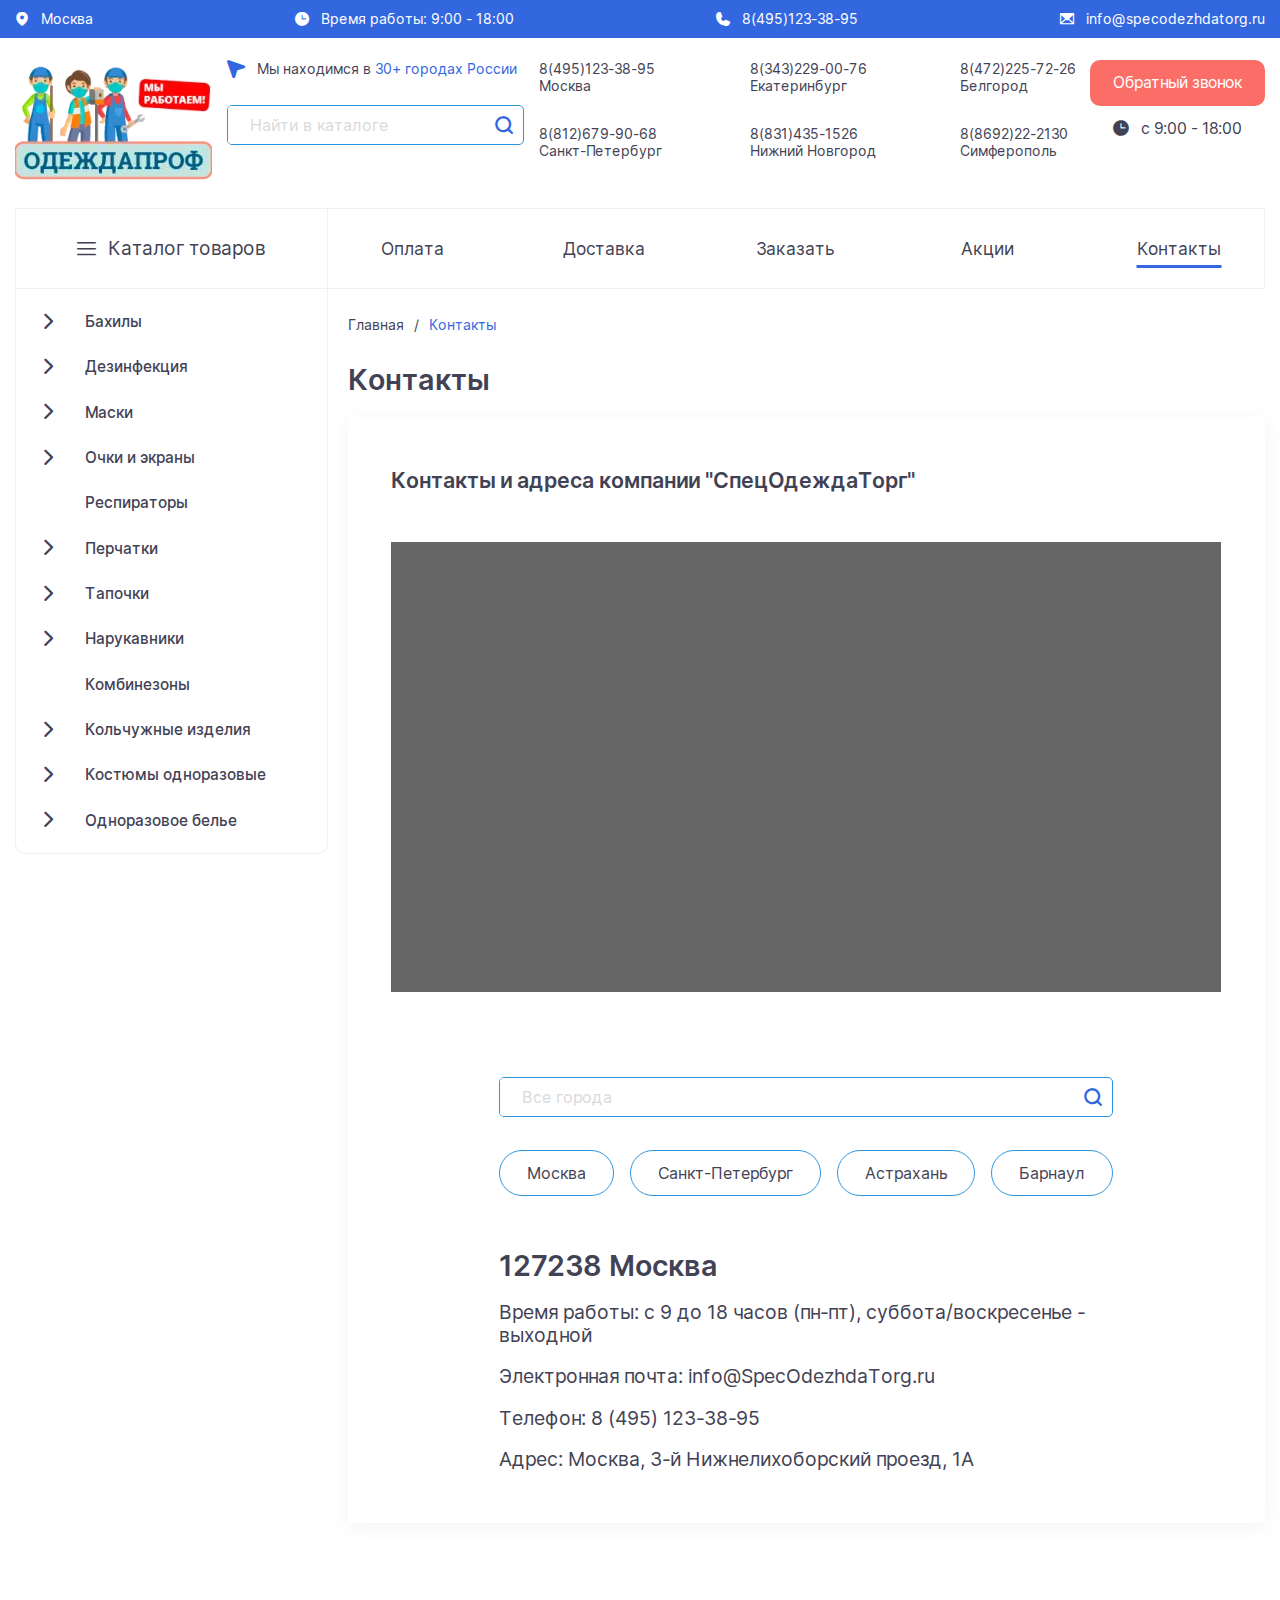
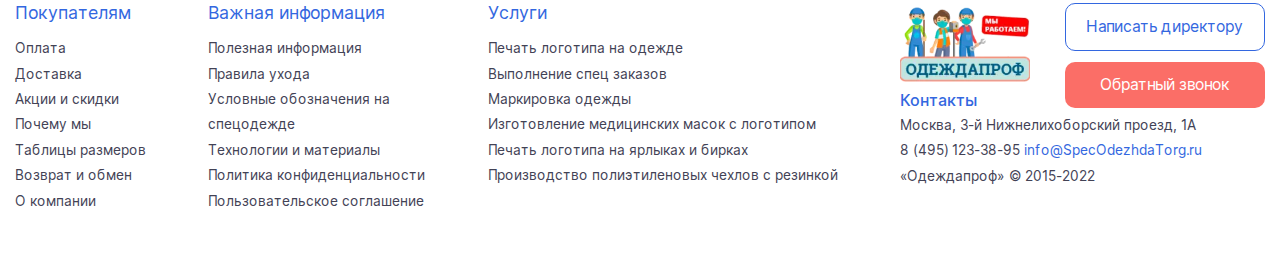
<file: map.html>
<!DOCTYPE html>
<html lang="ru">

<head>
	<title>Контакты</title>
	<meta charset="UTF-8">
	<meta name="format-detection" content="telephone=no">
	<link rel="stylesheet" href="css/style.min.css?_v=20220605190946">
	<meta name="viewport" content="width=device-width, initial-scale=1.0">
</head>

<body>
	<div class="wrapper">
		<header class="header">
			<div class="header__top">
				<div class="header__container">
					<a href="#" class="header__loc" data-popup="#citiesModal">
						<i class="_icon-marker"></i>
						<span>Москва</span>
					</a>
					<div class="header__time">
						<i class="_icon-clock"></i>
						<span>Время работы: 9:00 - 18:00</span>
					</div>
					<a href="tel:84951233895" class="header__phone">
						<i class="_icon-phone"></i>
						<span>8(495)123-38-95</span>
					</a>
					<a href="mailto: info@specodezhdatorg.ru" class="header__mail">
						<i class="_icon-mail"></i>
						<span>info@specodezhdatorg.ru</span>
					</a>
				</div>
			</div>
			<div class="header__container">
				<div class="header__main">
					<a href="index.html" class="header__logo">
						<picture><source srcset="img/logo.webp" type="image/webp"><img src="img/logo.png" alt="ОдеждаПроф"></picture>
					</a>
					<div class="header__search-block">
						<div class="header__cities _icon-nav">
							<p>Мы находимся в <a href="map.html">30+ городах России</a></p>
						</div>
						<form action="#" class="header__search-form">
							<input autocomplete="off" type="text" data-no-focus-classes required placeholder="Найти в каталоге" class="header__input">
							<button type="submit" class="header__button _icon-search"></button>
						</form>
					</div>
					<div class="header__links">
						<a href="tel:84951233895" class="header__city">
							<span>8(495)123-38-95</span>
							<span>Москва</span>
						</a>
						<a href="tel:83432290076" class="header__city">
							<span>8(343)229-00-76</span>
							<span>Екатеринбург</span>
						</a>
						<a href="tel:84722257226" class="header__city">
							<span>8(472)225-72-26</span>
							<span>Белгород</span>
						</a>
						<a href="tel:88126799068" class="header__city">
							<span>8(812)679-90-68</span>
							<span>Санкт-Петербург</span>
						</a>
						<a href="tel:88314351526" class="header__city">
							<span>8(831)435-1526</span>
							<span>Нижний Новгород</span>
						</a>
						<a href="tel:88692222130" class="header__city">
							<span>8(8692)22-2130</span>
							<span>Симферополь</span>
						</a>
					</div>
					<div class="header__button-block">
						<a href="#" class="header__red-btn red-btn" data-popup="#callback">
							Обратный звонок
						</a>
						<p class="header__btn-time _icon-clock">с 9:00 - 18:00</p>
					</div>
				</div>
			</div>
		</header>
		<main class="page">
			<div class="container">
				<div class="row">
					<div class="side col-lg-3">
						<div class="side__menu" data-spollers>
							<a class="side__title side-spoiler-link _icon-menu" data-spoller href="#">
								<span>Каталог товаров</span>
							</a>
							<div class="side__collapse">
								<nav class="side__nav">
									<ul class="side__main-ul">
										<li class="side__main-li"><a href="catalog.html" class="side__arrow-link"><span>Бахилы</span></a></li>
										<li class="side__main-li"><a href="catalog.html" class="side__arrow-link"><span>Дезинфекция</span></a>
										</li>
										<li class="side__main-li"><a href="catalog.html" class="side__arrow-link"><span>Маски</span></a></li>
										<li class="side__main-li"><a href="catalog.html" class="side__arrow-link"><span>Очки и
													экраны</span></a></li>
										<li class="side__main-li"><a href="catalog.html"><span>Респираторы</span></a>
										</li>
										<li class="side__main-li"><a href="catalog.html" class="side__arrow-link"><span>Перчатки</span></a>
										</li>
										<li class="side__main-li"><a href="catalog.html" class="side__arrow-link"><span>Тапочки</span></a></li>
										<li class="side__main-li"><a href="catalog.html" class="side__arrow-link"><span>Нарукавники</span></a>
										</li>
										<li class="side__main-li"><a href="catalog.html"><span>Комбинезоны</span></a>
										</li>
										<li class="side__main-li">
											<a href="catalog.html" class="side__arrow-link"><span>Кольчужные
													изделия</span></a>
											<ul class="side__subul">
												<li class="side__subli"><a href="catalog.html">Фартуки колючужные</a></li>
												<li class="side__subli"><a href="catalog.html">Перчатки кольчужные</a></li>
												<li class="side__subli"><a href="catalog.html">Кольчужные перчатки Niroflex 2000</a>
												</li>
												<li class="side__subli"><a href="catalog.html">Кольчужные перчатки Niroflex
														EasyFit</a></li>
												<li class="side__subli"><a href="catalog.html">Кольчужные перчатки Niroflex FM+</a>
												</li>
												<li class="side__subli"><a href="catalog.html">Кольчужные перчатки Niroflex Fix</a>
												</li>
											</ul>
										</li>
										<li class="side__main-li"><a href="catalog.html" class="side__arrow-link"><span>Костюмы
													одноразовые</span></a></li>
										<li class="side__main-li"><a href="catalog.html" class="side__arrow-link"><span>Одноразовое
													белье</span></a></li>
									</ul>
								</nav>
							</div>
						</div>
					</div>
					<div class="main col-lg-9">
						<nav class="main__nav">
							<ul>
								<li><a href="payment.html">Оплата</a></li>
								<li><a href="delivery.html">Доставка</a></li>
								<li><a href="order.html">Заказать</a></li>
								<li><a href="action.html">Акции</a></li>
								<li><a href="map.html" class="current">Контакты</a></li>
							</ul>
						</nav>
						<div class="main__sections">
							<div class="breadcrumbs">
								<nav class="breadcrumbs__nav">
									<ul>
										<li class="breadcrumbs__li"><a href="index.html">Главная</a></li>
										<li class="breadcrumbs__li">
											Контакты
										</li>
									</ul>
								</nav>
							</div>
							<div class="info-tab">
								<h1 class="info-tab__title">Контакты</h1>
								<div class="info-tab__main">
									<div class="info-tab__map map">
										<h2 class="map__title">
											Контакты и адреса компании "СпецОдеждаТорг"
										</h2>
										<div class="map__main">
											<div class="map__map"></div>
											<div class="map__main-wrapper">
												<div class="map__search-block">
													<form action="#" class="map__search-form">
														<input autocomplete="off" type="text" data-no-focus-classes required placeholder="Все города" class="map__input">
														<button type="submit" class="map__button _icon-search"></button>
													</form>
													<div class="map__search-btns">
														<a href="#" class="map__btn">Москва</a>
														<a href="#" class="map__btn">Санкт-Петербург</a>
														<a href="#" class="map__btn">Астрахань</a>
														<a href="#" class="map__btn">Барнаул</a>
													</div>
												</div>
												<div class="map__info-block">
													<h3 class="map__info-title">
														127238 Москва
													</h3>
													<p>Время работы: с 9 до 18 часов (пн-пт),
														суббота/воскресенье - выходной</p>
													<p>Электронная почта: <a href="mailto:info@SpecOdezhdaTorg.ru">info@SpecOdezhdaTorg.ru</a></p>
													<p>Телефон: <a href="tel:84951233895">8 (495) 123-38-95</a></p>
													<p>Адрес: Москва, 3-й Нижнелихоборский проезд, 1А</p>
												</div>
											</div>
										</div>
									</div>
								</div>
							</div>
						</div>
					</div>
				</div>
			</div>
		</main>
		<div id="citiesModal" aria-hidden="true" class="popup modal-cities">
			<div class="popup__wrapper modal-cities__wrapper">
				<div class="popup__content modal-cities__content">
					<button data-close type="button" class="modal-cities__close _icon-cross"></button>
					<div class="modal-cities__text">
						<div class="modal-cities__main">
							<a href="tel:88512442580" class="modal-cities__link">
								<span>8 (851) 244-25-80</span>
								<span>Астрахань</span>
							</a>
							<a href="tel:83852556436" class="modal-cities__link">
								<span>8 (385) 255-64-36</span>
								<span>Барнаул</span>
							</a>
							<a href="tel:84832770259" class="modal-cities__link">
								<span>8 (4832) 770-259</span>
								<span>Брянск</span>
							</a>
							<a href="tel:88442968736" class="modal-cities__link">
								<span>8 (844) 296-8736</span>
								<span>Волгоград</span>
							</a>
							<a href="tel:84732106454" class="modal-cities__link">
								<span>8 (473) 210-64-54</span>
								<span>Воронеж</span>
							</a>
							<a href="tel:83952436740" class="modal-cities__link">
								<span>8 (395) 243-6740</span>
								<span>Иркутск</span>
							</a>
							<a href="tel:88435282720" class="modal-cities__link">
								<span>8 (843) 528-27-20</span>
								<span>Казань</span>
							</a>
							<a href="tel:83842780832" class="modal-cities__link">
								<span>8 (384) 278-08-32</span>
								<span>Кемерово</span>
							</a>
							<a href="tel:84986819830" class="modal-cities__link">
								<span>8 (498) 681-9830</span>
								<span>Королев</span>
							</a>
							<a href="tel:88619914370" class="modal-cities__link">
								<span>8 (861) 991-43-70</span>
								<span>Краснодар</span>
							</a>
							<a href="tel:83912347031" class="modal-cities__link">
								<span>8 (391) 234-70-31</span>
								<span>Красноярск</span>
							</a>
							<a href="tel:84712540652" class="modal-cities__link">
								<span>8 (4712) 540-652</span>
								<span>Курск</span>
							</a>
							<a href="tel:84742370224" class="modal-cities__link">
								<span>8 (4742) 370-224</span>
								<span>Липецк</span>
							</a>
							<a href="tel:84986815810" class="modal-cities__link">
								<span>8 (498) 681-5810</span>
								<span>Люберцы</span>
							</a>
							<a href="tel:84986829027" class="modal-cities__link">
								<span>8 (498) 682-9027</span>
								<span>Мытищи</span>
							</a>
							<a href="tel:83843328657" class="modal-cities__link">
								<span>8 (384) 332-86-57</span>
								<span>Новокузнецк</span>
							</a>
							<a href="tel:83833049546" class="modal-cities__link">
								<span>8 (383) 304-9546</span>
								<span>Новосибирск</span>
							</a>
							<a href="tel:83843328657" class="modal-cities__link">
								<span>8 (384) 332-86-57</span>
								<span>Новокузнецк</span>
							</a>
							<a href="tel:88632850699" class="modal-cities__link">
								<span>8 (863) 285-06-99</span>
								<span>Ростов-на-Дону</span>
							</a>
							<a href="tel:84912559921" class="modal-cities__link">
								<span>8 (4912) 559-921</span>
								<span>Рязань</span>
							</a>
							<a href="tel:83812790119" class="modal-cities__link">
								<span>8 (381) 279-0119</span>
								<span>Омск</span>
							</a>
							<a href="tel:88452694250" class="modal-cities__link">
								<span>8 (8452) 694-250</span>
								<span>Саратов</span>
							</a>
							<a href="tel:88692222130" class="modal-cities__link">
								<span>8 (8692) 22-2130</span>
								<span>Севастополь</span>
							</a>
							<a href="tel:88469578370" class="modal-cities__link">
								<span>8 (846) 957-83-70</span>
								<span>Самара</span>
							</a>
							<a href="tel:88652257393" class="modal-cities__link">
								<span>8 (8652) 257-393</span>
								<span>Ставрополь</span>
							</a>
							<a href="tel:83822609452" class="modal-cities__link">
								<span>8 (382) 260-94-52</span>
								<span>Томск</span>
							</a>
							<a href="tel:88624440681" class="modal-cities__link">
								<span>8 (862) 444-06-81</span>
								<span>Сочи</span>
							</a>
							<a href="tel:83512149868" class="modal-cities__link">
								<span>8 (351) 214-98-68</span>
								<span>Челябинск</span>
							</a>
							<a href="tel:83472249256" class="modal-cities__link">
								<span>8 (347) 224-92-56</span>
								<span>Уфа</span>
							</a>
							<a href="tel:84872770439" class="modal-cities__link">
								<span>8 (4872) 770-439</span>
								<span>Тула</span>
							</a>
						</div>
					</div>
				</div>
			</div>
		</div>

		<div id="callback" aria-hidden="true" class="popup callback">
			<div class="popup__wrapper callback__wrapper">
				<div class="popup__content callback__content">
					<button data-close type="button" class="callback__close _icon-cross"></button>
					<div class="callback__text">
						<p class="callback__title">
							Форма обратной связи
						</p>
						<form action="#" class="callback__form">
							<div class="callback__form-block">
								<select class="callback__select" data-scroll>
									<option value="" selected>Ближайший филиал</option>
									<option value="Москва">Москва</option>
									<option value="СПБ">СПБ</option>
									<option value="Волгоград">Волгоград</option>
									<option value="Москва">Москва</option>
									<option value="СПБ">СПБ</option>
									<option value="Волгоград">Волгоград</option>
									<option value="Москва">Москва</option>
									<option value="СПБ">СПБ</option>
									<option value="Волгоград">Волгоград</option>
									<option value="Москва">Москва</option>
									<option value="СПБ">СПБ</option>
									<option value="Волгоград">Волгоград</option>
									<option value="Москва">Москва</option>
									<option value="СПБ">СПБ</option>
									<option value="Волгоград">Волгоград</option>
								</select>
								<div class="callback__check"></div>
							</div>
							<div class="callback__form-block">
								<input autocomplete="off" type="text" required data-validate data-error="Введите ФИО" placeholder="ФИО" class="callback__input">
								<div class="callback__check"></div>
							</div>
							<div class="callback__form-block">
								<input autocomplete="off" type="tel" data-placeholder-nohide data-validate data-required data-error="Минимум 11 символов" pattern="\+7\s?[\(]{0,1}9[0-9]{2}[\)]{0,1}\s?\d{3}[-]{0,1}\d{2}[-]{0,1}\d{2}" value="+7(___)___-__-__" placeholder="+7(___)___-__-__" class="callback__input callback__phone">
								<div class="callback__check"></div>
							</div>
							<div class="callback__form-text">
								<p>Предоставив свои данные, Вы соглашаетесь <br> с <a href="#">Политикой конфиденциальности</a></p>
							</div>
							<button type="submit" class="callback__btn blue-btn">Отправить</button>
						</form>
					</div>
				</div>
			</div>
		</div>
		<footer class="footer">
			<div class="footer__container">
				<div class="footer__block">
					<p class="footer__title">Покупателям</p>
					<ul class="footer__ul">
						<li class="footer__li"><a href="#">Оплата</a></li>
						<li class="footer__li"><a href="#">Доставка</a></li>
						<li class="footer__li"><a href="#">Акции и скидки</a></li>
						<li class="footer__li"><a href="#">Почему мы</a></li>
						<li class="footer__li"><a href="#">Таблицы размеров</a></li>
						<li class="footer__li"><a href="#">Возврат и обмен</a></li>
						<li class="footer__li"><a href="#">О компании</a></li>
					</ul>
				</div>
				<div class="footer__block">
					<p class="footer__title">Важная информация</p>
					<ul class="footer__ul">
						<li class="footer__li"><a href="information.html">Полезная информация</a></li>
						<li class="footer__li"><a href="rules.html">Правила ухода</a></li>
						<li class="footer__li"><a href="designations.html">Условные обозначения на <br> спецодежде</a></li>
						<li class="footer__li"><a href="tech.html">Технологии и материалы</a></li>
						<li class="footer__li"><a href="#">Политика конфиденциальности</a></li>
						<li class="footer__li"><a href="#">Пользовательское соглашение</a></li>
					</ul>
				</div>
				<div class="footer__block">
					<p class="footer__title">Услуги</p>
					<ul class="footer__ul">
						<li class="footer__li"><a href="#">Печать логотипа на одежде</a></li>
						<li class="footer__li"><a href="#">Выполнение спец заказов</a></li>
						<li class="footer__li"><a href="#">Маркировка одежды</a></li>
						<li class="footer__li"><a href="#">Изготовление медицинских масок с логотипом</a></li>
						<li class="footer__li"><a href="#">Печать логотипа на ярлыках и бирках</a></li>
						<li class="footer__li"><a href="#">Производство полиэтиленовых чехлов с резинкой</a></li>
					</ul>
				</div>
				<div class="footer__block">
					<div class="footer__top">
						<div class="footer__left">
							<a href="index.html" class="footer__img">
								<picture><source srcset="img/logo.webp" type="image/webp"><img src="img/logo.png" alt="Логотип"></picture>
							</a>
							<p class="footer__subtitle">Контакты</p>
						</div>
						<div class="footer__right">
							<a href="#" class="footer__blue-btn blue-btn blue-btn--white">Написать директору</a>
							<a href="#" class="footer__red-btn red-btn" data-popup="#callback">Обратный звонок</a>
						</div>
					</div>
					<div class="footer__bottom">
						<p>
							Москва, 3-й Нижнелихоборский проезд, 1А
						</p>
						<p>
							<a href="tel:84951233895">8 (495) 123-38-95</a>
							<a href="mailto:info@SpecOdezhdaTorg.ru" class="footer__mail">info@SpecOdezhdaTorg.ru</a>
						</p>
						<p>
							«Одеждапроф» © 2015-2022
						</p>
					</div>
				</div>
			</div>
		</footer>
	</div>
	<script src="js/app.min.js?_v=20220605190946"></script>
</body>

</html>
</file>
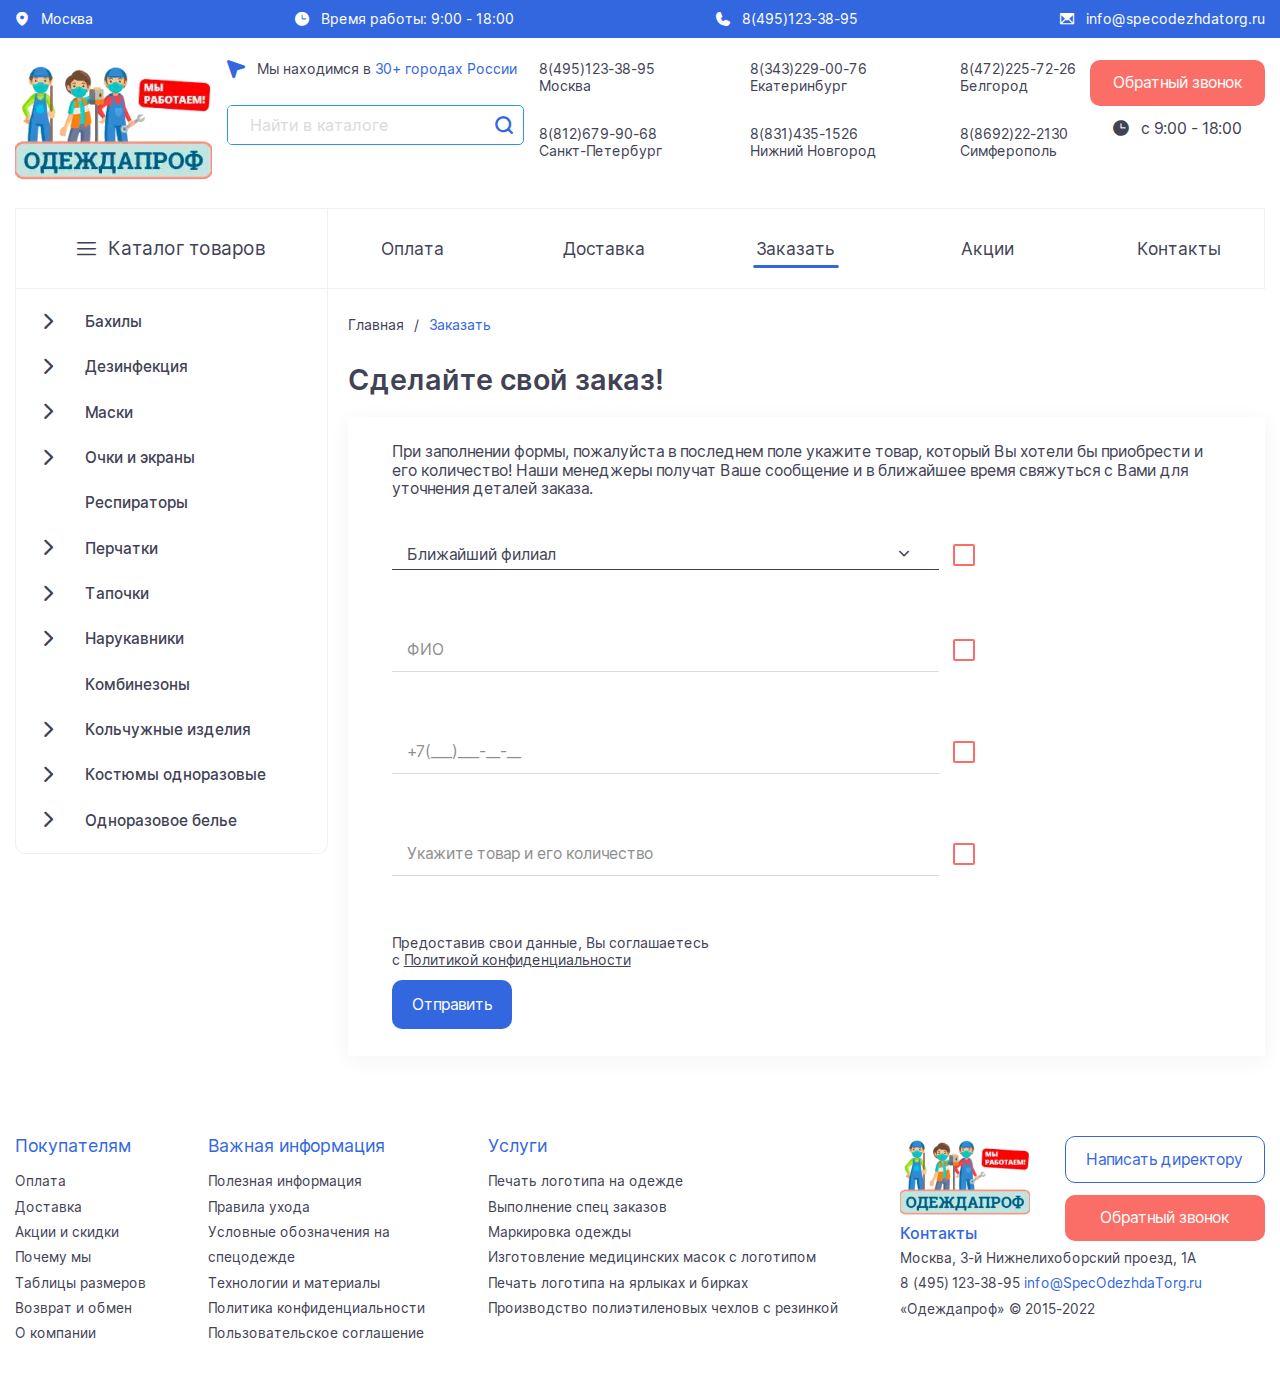
<file: order.html>
<!DOCTYPE html>
<html lang="ru">

<head>
	<title>Заказать</title>
	<meta charset="UTF-8">
	<meta name="format-detection" content="telephone=no">
	<link rel="stylesheet" href="css/style.min.css?_v=20220605190946">
	<meta name="viewport" content="width=device-width, initial-scale=1.0">
</head>

<body>
	<div class="wrapper">
		<header class="header">
			<div class="header__top">
				<div class="header__container">
					<a href="#" class="header__loc" data-popup="#citiesModal">
						<i class="_icon-marker"></i>
						<span>Москва</span>
					</a>
					<div class="header__time">
						<i class="_icon-clock"></i>
						<span>Время работы: 9:00 - 18:00</span>
					</div>
					<a href="tel:84951233895" class="header__phone">
						<i class="_icon-phone"></i>
						<span>8(495)123-38-95</span>
					</a>
					<a href="mailto: info@specodezhdatorg.ru" class="header__mail">
						<i class="_icon-mail"></i>
						<span>info@specodezhdatorg.ru</span>
					</a>
				</div>
			</div>
			<div class="header__container">
				<div class="header__main">
					<a href="index.html" class="header__logo">
						<picture><source srcset="img/logo.webp" type="image/webp"><img src="img/logo.png" alt="ОдеждаПроф"></picture>
					</a>
					<div class="header__search-block">
						<div class="header__cities _icon-nav">
							<p>Мы находимся в <a href="map.html">30+ городах России</a></p>
						</div>
						<form action="#" class="header__search-form">
							<input autocomplete="off" type="text" data-no-focus-classes required placeholder="Найти в каталоге" class="header__input">
							<button type="submit" class="header__button _icon-search"></button>
						</form>
					</div>
					<div class="header__links">
						<a href="tel:84951233895" class="header__city">
							<span>8(495)123-38-95</span>
							<span>Москва</span>
						</a>
						<a href="tel:83432290076" class="header__city">
							<span>8(343)229-00-76</span>
							<span>Екатеринбург</span>
						</a>
						<a href="tel:84722257226" class="header__city">
							<span>8(472)225-72-26</span>
							<span>Белгород</span>
						</a>
						<a href="tel:88126799068" class="header__city">
							<span>8(812)679-90-68</span>
							<span>Санкт-Петербург</span>
						</a>
						<a href="tel:88314351526" class="header__city">
							<span>8(831)435-1526</span>
							<span>Нижний Новгород</span>
						</a>
						<a href="tel:88692222130" class="header__city">
							<span>8(8692)22-2130</span>
							<span>Симферополь</span>
						</a>
					</div>
					<div class="header__button-block">
						<a href="#" class="header__red-btn red-btn" data-popup="#callback">
							Обратный звонок
						</a>
						<p class="header__btn-time _icon-clock">с 9:00 - 18:00</p>
					</div>
				</div>
			</div>
		</header>
		<main class="page">
			<div class="container">
				<div class="row">
					<div class="side col-lg-3">
						<div class="side__menu" data-spollers>
							<a class="side__title side-spoiler-link _icon-menu" data-spoller href="#">
								<span>Каталог товаров</span>
							</a>
							<div class="side__collapse">
								<nav class="side__nav">
									<ul class="side__main-ul">
										<li class="side__main-li"><a href="catalog.html" class="side__arrow-link"><span>Бахилы</span></a></li>
										<li class="side__main-li"><a href="catalog.html" class="side__arrow-link"><span>Дезинфекция</span></a>
										</li>
										<li class="side__main-li"><a href="catalog.html" class="side__arrow-link"><span>Маски</span></a></li>
										<li class="side__main-li"><a href="catalog.html" class="side__arrow-link"><span>Очки и
													экраны</span></a></li>
										<li class="side__main-li"><a href="catalog.html"><span>Респираторы</span></a>
										</li>
										<li class="side__main-li"><a href="catalog.html" class="side__arrow-link"><span>Перчатки</span></a>
										</li>
										<li class="side__main-li"><a href="catalog.html" class="side__arrow-link"><span>Тапочки</span></a></li>
										<li class="side__main-li"><a href="catalog.html" class="side__arrow-link"><span>Нарукавники</span></a>
										</li>
										<li class="side__main-li"><a href="catalog.html"><span>Комбинезоны</span></a>
										</li>
										<li class="side__main-li">
											<a href="catalog.html" class="side__arrow-link"><span>Кольчужные
													изделия</span></a>
											<ul class="side__subul">
												<li class="side__subli"><a href="catalog.html">Фартуки колючужные</a></li>
												<li class="side__subli"><a href="catalog.html">Перчатки кольчужные</a></li>
												<li class="side__subli"><a href="catalog.html">Кольчужные перчатки Niroflex 2000</a>
												</li>
												<li class="side__subli"><a href="catalog.html">Кольчужные перчатки Niroflex
														EasyFit</a></li>
												<li class="side__subli"><a href="catalog.html">Кольчужные перчатки Niroflex FM+</a>
												</li>
												<li class="side__subli"><a href="catalog.html">Кольчужные перчатки Niroflex Fix</a>
												</li>
											</ul>
										</li>
										<li class="side__main-li"><a href="catalog.html" class="side__arrow-link"><span>Костюмы
													одноразовые</span></a></li>
										<li class="side__main-li"><a href="catalog.html" class="side__arrow-link"><span>Одноразовое
													белье</span></a></li>
									</ul>
								</nav>
							</div>
						</div>
					</div>
					<div class="main col-lg-9">
						<nav class="main__nav">
							<ul>
								<li><a href="payment.html">Оплата</a></li>
								<li><a href="delivery.html">Доставка</a></li>
								<li><a href="order.html" class="current">Заказать</a></li>
								<li><a href="action.html">Акции</a></li>
								<li><a href="map.html">Контакты</a></li>
							</ul>
						</nav>
						<div class="main__sections">
							<div class="breadcrumbs">
								<nav class="breadcrumbs__nav">
									<ul>
										<li class="breadcrumbs__li"><a href="index.html">Главная</a></li>
										<li class="breadcrumbs__li">
											Заказать
										</li>
									</ul>
								</nav>
							</div>
							<div class="info-tab">
								<h1 class="info-tab__title">Сделайте свой заказ!</h1>
								<div class="info-tab__main">
									<div class="info-tab__content">
										<div class="info-tab__body">
											<p class="info-tab__block">
												При заполнении формы, пожалуйста в последнем поле укажите товар, который Вы
												хотели бы приобрести и его количество! Наши
												менеджеры получат Ваше сообщение и в ближайшее время свяжуться с Вами для
												уточнения деталей заказа.
											</p>
											<div class="info-tab__block">
												<div class="callback__content info-tab__callback">
													<form action="#" class="callback__form">
														<div class="callback__form-block">
															<select class="callback__select" data-scroll>
																<option value="" selected>Ближайший филиал</option>
																<option value="Москва">Москва</option>
																<option value="СПБ">СПБ</option>
																<option value="Волгоград">Волгоград</option>
																<option value="Москва">Москва</option>
																<option value="СПБ">СПБ</option>
																<option value="Волгоград">Волгоград</option>
																<option value="Москва">Москва</option>
																<option value="СПБ">СПБ</option>
																<option value="Волгоград">Волгоград</option>
																<option value="Москва">Москва</option>
																<option value="СПБ">СПБ</option>
																<option value="Волгоград">Волгоград</option>
																<option value="Москва">Москва</option>
																<option value="СПБ">СПБ</option>
																<option value="Волгоград">Волгоград</option>
															</select>
															<div class="callback__check"></div>
														</div>
														<div class="callback__form-block">
															<input autocomplete="off" type="text" required data-validate data-error="Введите ФИО" placeholder="ФИО" class="callback__input">
															<div class="callback__check"></div>
														</div>
														<div class="callback__form-block">
															<input autocomplete="off" type="tel" data-placeholder-nohide data-validate data-required data-error="Минимум 11 символов" pattern="\+7\s?[\(]{0,1}9[0-9]{2}[\)]{0,1}\s?\d{3}[-]{0,1}\d{2}[-]{0,1}\d{2}" value="+7(___)___-__-__" placeholder="+7(___)___-__-__" class="callback__input callback__phone">
															<div class="callback__check"></div>
														</div>
														<div class="callback__form-block">
															<input autocomplete="off" type="text" required data-validate data-error="Укажите товар и его количество" placeholder="Укажите товар и его количество" class="callback__input">
															<div class="callback__check"></div>
														</div>
														<p class="callback__form-text">
															Предоставив свои данные, Вы соглашаетесь <br> с <a href="#">Политикой
																конфиденциальности</a>
														</p>
														<button type="submit" class="callback__btn blue-btn">Отправить</button>
													</form>
												</div>
											</div>
										</div>
									</div>
								</div>
							</div>
						</div>
					</div>
				</div>
			</div>
		</main>
		<div id="citiesModal" aria-hidden="true" class="popup modal-cities">
			<div class="popup__wrapper modal-cities__wrapper">
				<div class="popup__content modal-cities__content">
					<button data-close type="button" class="modal-cities__close _icon-cross"></button>
					<div class="modal-cities__text">
						<div class="modal-cities__main">
							<a href="tel:88512442580" class="modal-cities__link">
								<span>8 (851) 244-25-80</span>
								<span>Астрахань</span>
							</a>
							<a href="tel:83852556436" class="modal-cities__link">
								<span>8 (385) 255-64-36</span>
								<span>Барнаул</span>
							</a>
							<a href="tel:84832770259" class="modal-cities__link">
								<span>8 (4832) 770-259</span>
								<span>Брянск</span>
							</a>
							<a href="tel:88442968736" class="modal-cities__link">
								<span>8 (844) 296-8736</span>
								<span>Волгоград</span>
							</a>
							<a href="tel:84732106454" class="modal-cities__link">
								<span>8 (473) 210-64-54</span>
								<span>Воронеж</span>
							</a>
							<a href="tel:83952436740" class="modal-cities__link">
								<span>8 (395) 243-6740</span>
								<span>Иркутск</span>
							</a>
							<a href="tel:88435282720" class="modal-cities__link">
								<span>8 (843) 528-27-20</span>
								<span>Казань</span>
							</a>
							<a href="tel:83842780832" class="modal-cities__link">
								<span>8 (384) 278-08-32</span>
								<span>Кемерово</span>
							</a>
							<a href="tel:84986819830" class="modal-cities__link">
								<span>8 (498) 681-9830</span>
								<span>Королев</span>
							</a>
							<a href="tel:88619914370" class="modal-cities__link">
								<span>8 (861) 991-43-70</span>
								<span>Краснодар</span>
							</a>
							<a href="tel:83912347031" class="modal-cities__link">
								<span>8 (391) 234-70-31</span>
								<span>Красноярск</span>
							</a>
							<a href="tel:84712540652" class="modal-cities__link">
								<span>8 (4712) 540-652</span>
								<span>Курск</span>
							</a>
							<a href="tel:84742370224" class="modal-cities__link">
								<span>8 (4742) 370-224</span>
								<span>Липецк</span>
							</a>
							<a href="tel:84986815810" class="modal-cities__link">
								<span>8 (498) 681-5810</span>
								<span>Люберцы</span>
							</a>
							<a href="tel:84986829027" class="modal-cities__link">
								<span>8 (498) 682-9027</span>
								<span>Мытищи</span>
							</a>
							<a href="tel:83843328657" class="modal-cities__link">
								<span>8 (384) 332-86-57</span>
								<span>Новокузнецк</span>
							</a>
							<a href="tel:83833049546" class="modal-cities__link">
								<span>8 (383) 304-9546</span>
								<span>Новосибирск</span>
							</a>
							<a href="tel:83843328657" class="modal-cities__link">
								<span>8 (384) 332-86-57</span>
								<span>Новокузнецк</span>
							</a>
							<a href="tel:88632850699" class="modal-cities__link">
								<span>8 (863) 285-06-99</span>
								<span>Ростов-на-Дону</span>
							</a>
							<a href="tel:84912559921" class="modal-cities__link">
								<span>8 (4912) 559-921</span>
								<span>Рязань</span>
							</a>
							<a href="tel:83812790119" class="modal-cities__link">
								<span>8 (381) 279-0119</span>
								<span>Омск</span>
							</a>
							<a href="tel:88452694250" class="modal-cities__link">
								<span>8 (8452) 694-250</span>
								<span>Саратов</span>
							</a>
							<a href="tel:88692222130" class="modal-cities__link">
								<span>8 (8692) 22-2130</span>
								<span>Севастополь</span>
							</a>
							<a href="tel:88469578370" class="modal-cities__link">
								<span>8 (846) 957-83-70</span>
								<span>Самара</span>
							</a>
							<a href="tel:88652257393" class="modal-cities__link">
								<span>8 (8652) 257-393</span>
								<span>Ставрополь</span>
							</a>
							<a href="tel:83822609452" class="modal-cities__link">
								<span>8 (382) 260-94-52</span>
								<span>Томск</span>
							</a>
							<a href="tel:88624440681" class="modal-cities__link">
								<span>8 (862) 444-06-81</span>
								<span>Сочи</span>
							</a>
							<a href="tel:83512149868" class="modal-cities__link">
								<span>8 (351) 214-98-68</span>
								<span>Челябинск</span>
							</a>
							<a href="tel:83472249256" class="modal-cities__link">
								<span>8 (347) 224-92-56</span>
								<span>Уфа</span>
							</a>
							<a href="tel:84872770439" class="modal-cities__link">
								<span>8 (4872) 770-439</span>
								<span>Тула</span>
							</a>
						</div>
					</div>
				</div>
			</div>
		</div>

		<div id="callback" aria-hidden="true" class="popup callback">
			<div class="popup__wrapper callback__wrapper">
				<div class="popup__content callback__content">
					<button data-close type="button" class="callback__close _icon-cross"></button>
					<div class="callback__text">
						<p class="callback__title">
							Форма обратной связи
						</p>
						<form action="#" class="callback__form">
							<div class="callback__form-block">
								<select class="callback__select" data-scroll>
									<option value="" selected>Ближайший филиал</option>
									<option value="Москва">Москва</option>
									<option value="СПБ">СПБ</option>
									<option value="Волгоград">Волгоград</option>
									<option value="Москва">Москва</option>
									<option value="СПБ">СПБ</option>
									<option value="Волгоград">Волгоград</option>
									<option value="Москва">Москва</option>
									<option value="СПБ">СПБ</option>
									<option value="Волгоград">Волгоград</option>
									<option value="Москва">Москва</option>
									<option value="СПБ">СПБ</option>
									<option value="Волгоград">Волгоград</option>
									<option value="Москва">Москва</option>
									<option value="СПБ">СПБ</option>
									<option value="Волгоград">Волгоград</option>
								</select>
								<div class="callback__check"></div>
							</div>
							<div class="callback__form-block">
								<input autocomplete="off" type="text" required data-validate data-error="Введите ФИО" placeholder="ФИО" class="callback__input">
								<div class="callback__check"></div>
							</div>
							<div class="callback__form-block">
								<input autocomplete="off" type="tel" data-placeholder-nohide data-validate data-required data-error="Минимум 11 символов" pattern="\+7\s?[\(]{0,1}9[0-9]{2}[\)]{0,1}\s?\d{3}[-]{0,1}\d{2}[-]{0,1}\d{2}" value="+7(___)___-__-__" placeholder="+7(___)___-__-__" class="callback__input callback__phone">
								<div class="callback__check"></div>
							</div>
							<div class="callback__form-text">
								<p>Предоставив свои данные, Вы соглашаетесь <br> с <a href="#">Политикой конфиденциальности</a></p>
							</div>
							<button type="submit" class="callback__btn blue-btn">Отправить</button>
						</form>
					</div>
				</div>
			</div>
		</div>
		<footer class="footer">
			<div class="footer__container">
				<div class="footer__block">
					<p class="footer__title">Покупателям</p>
					<ul class="footer__ul">
						<li class="footer__li"><a href="#">Оплата</a></li>
						<li class="footer__li"><a href="#">Доставка</a></li>
						<li class="footer__li"><a href="#">Акции и скидки</a></li>
						<li class="footer__li"><a href="#">Почему мы</a></li>
						<li class="footer__li"><a href="#">Таблицы размеров</a></li>
						<li class="footer__li"><a href="#">Возврат и обмен</a></li>
						<li class="footer__li"><a href="#">О компании</a></li>
					</ul>
				</div>
				<div class="footer__block">
					<p class="footer__title">Важная информация</p>
					<ul class="footer__ul">
						<li class="footer__li"><a href="information.html">Полезная информация</a></li>
						<li class="footer__li"><a href="rules.html">Правила ухода</a></li>
						<li class="footer__li"><a href="designations.html">Условные обозначения на <br> спецодежде</a></li>
						<li class="footer__li"><a href="tech.html">Технологии и материалы</a></li>
						<li class="footer__li"><a href="#">Политика конфиденциальности</a></li>
						<li class="footer__li"><a href="#">Пользовательское соглашение</a></li>
					</ul>
				</div>
				<div class="footer__block">
					<p class="footer__title">Услуги</p>
					<ul class="footer__ul">
						<li class="footer__li"><a href="#">Печать логотипа на одежде</a></li>
						<li class="footer__li"><a href="#">Выполнение спец заказов</a></li>
						<li class="footer__li"><a href="#">Маркировка одежды</a></li>
						<li class="footer__li"><a href="#">Изготовление медицинских масок с логотипом</a></li>
						<li class="footer__li"><a href="#">Печать логотипа на ярлыках и бирках</a></li>
						<li class="footer__li"><a href="#">Производство полиэтиленовых чехлов с резинкой</a></li>
					</ul>
				</div>
				<div class="footer__block">
					<div class="footer__top">
						<div class="footer__left">
							<a href="index.html" class="footer__img">
								<picture><source srcset="img/logo.webp" type="image/webp"><img src="img/logo.png" alt="Логотип"></picture>
							</a>
							<p class="footer__subtitle">Контакты</p>
						</div>
						<div class="footer__right">
							<a href="#" class="footer__blue-btn blue-btn blue-btn--white">Написать директору</a>
							<a href="#" class="footer__red-btn red-btn" data-popup="#callback">Обратный звонок</a>
						</div>
					</div>
					<div class="footer__bottom">
						<p>
							Москва, 3-й Нижнелихоборский проезд, 1А
						</p>
						<p>
							<a href="tel:84951233895">8 (495) 123-38-95</a>
							<a href="mailto:info@SpecOdezhdaTorg.ru" class="footer__mail">info@SpecOdezhdaTorg.ru</a>
						</p>
						<p>
							«Одеждапроф» © 2015-2022
						</p>
					</div>
				</div>
			</div>
		</footer>
	</div>
	<script src="js/app.min.js?_v=20220605190946"></script>
</body>

</html>
</file>
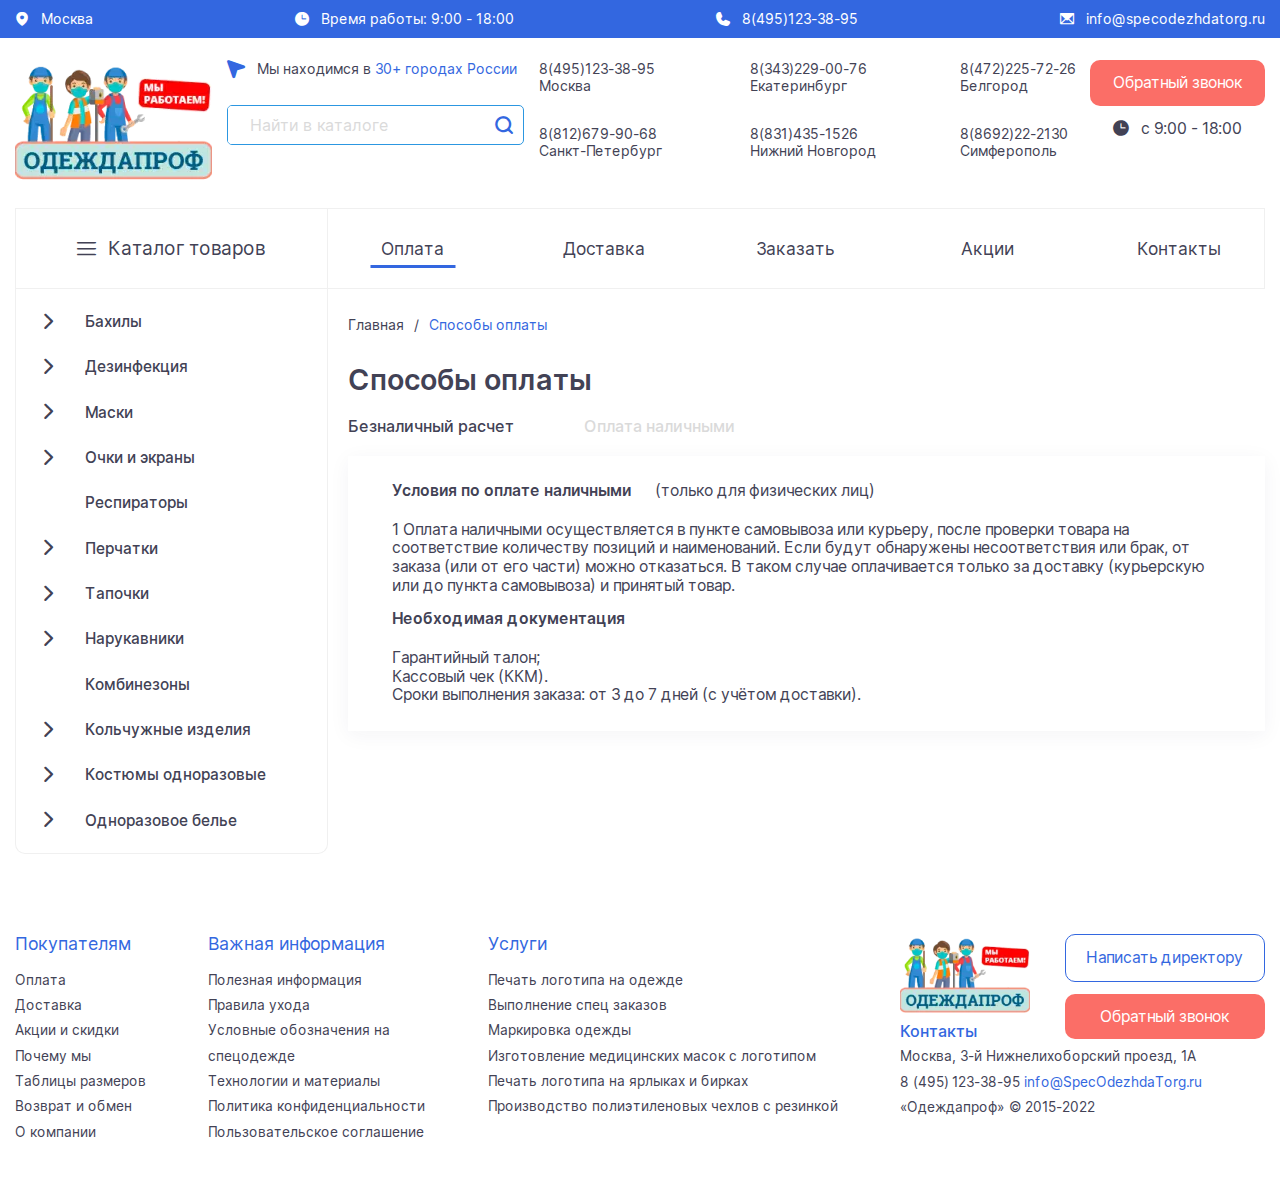
<file: payment.html>
<!DOCTYPE html>
<html lang="ru">

<head>
	<title>Оплата</title>
	<meta charset="UTF-8">
	<meta name="format-detection" content="telephone=no">
	<link rel="stylesheet" href="css/style.min.css?_v=20220605190946">
	<meta name="viewport" content="width=device-width, initial-scale=1.0">
</head>

<body>
	<div class="wrapper">
		<header class="header">
			<div class="header__top">
				<div class="header__container">
					<a href="#" class="header__loc" data-popup="#citiesModal">
						<i class="_icon-marker"></i>
						<span>Москва</span>
					</a>
					<div class="header__time">
						<i class="_icon-clock"></i>
						<span>Время работы: 9:00 - 18:00</span>
					</div>
					<a href="tel:84951233895" class="header__phone">
						<i class="_icon-phone"></i>
						<span>8(495)123-38-95</span>
					</a>
					<a href="mailto: info@specodezhdatorg.ru" class="header__mail">
						<i class="_icon-mail"></i>
						<span>info@specodezhdatorg.ru</span>
					</a>
				</div>
			</div>
			<div class="header__container">
				<div class="header__main">
					<a href="index.html" class="header__logo">
						<picture><source srcset="img/logo.webp" type="image/webp"><img src="img/logo.png" alt="ОдеждаПроф"></picture>
					</a>
					<div class="header__search-block">
						<div class="header__cities _icon-nav">
							<p>Мы находимся в <a href="map.html">30+ городах России</a></p>
						</div>
						<form action="#" class="header__search-form">
							<input autocomplete="off" type="text" data-no-focus-classes required placeholder="Найти в каталоге" class="header__input">
							<button type="submit" class="header__button _icon-search"></button>
						</form>
					</div>
					<div class="header__links">
						<a href="tel:84951233895" class="header__city">
							<span>8(495)123-38-95</span>
							<span>Москва</span>
						</a>
						<a href="tel:83432290076" class="header__city">
							<span>8(343)229-00-76</span>
							<span>Екатеринбург</span>
						</a>
						<a href="tel:84722257226" class="header__city">
							<span>8(472)225-72-26</span>
							<span>Белгород</span>
						</a>
						<a href="tel:88126799068" class="header__city">
							<span>8(812)679-90-68</span>
							<span>Санкт-Петербург</span>
						</a>
						<a href="tel:88314351526" class="header__city">
							<span>8(831)435-1526</span>
							<span>Нижний Новгород</span>
						</a>
						<a href="tel:88692222130" class="header__city">
							<span>8(8692)22-2130</span>
							<span>Симферополь</span>
						</a>
					</div>
					<div class="header__button-block">
						<a href="#" class="header__red-btn red-btn" data-popup="#callback">
							Обратный звонок
						</a>
						<p class="header__btn-time _icon-clock">с 9:00 - 18:00</p>
					</div>
				</div>
			</div>
		</header>
		<main class="page">
			<div class="container">
				<div class="row">
					<div class="side col-lg-3">
						<div class="side__menu" data-spollers>
							<a class="side__title side-spoiler-link _icon-menu" data-spoller href="#">
								<span>Каталог товаров</span>
							</a>
							<div class="side__collapse">
								<nav class="side__nav">
									<ul class="side__main-ul">
										<li class="side__main-li"><a href="catalog.html" class="side__arrow-link"><span>Бахилы</span></a></li>
										<li class="side__main-li"><a href="catalog.html" class="side__arrow-link"><span>Дезинфекция</span></a>
										</li>
										<li class="side__main-li"><a href="catalog.html" class="side__arrow-link"><span>Маски</span></a></li>
										<li class="side__main-li"><a href="catalog.html" class="side__arrow-link"><span>Очки и
													экраны</span></a></li>
										<li class="side__main-li"><a href="catalog.html"><span>Респираторы</span></a>
										</li>
										<li class="side__main-li"><a href="catalog.html" class="side__arrow-link"><span>Перчатки</span></a>
										</li>
										<li class="side__main-li"><a href="catalog.html" class="side__arrow-link"><span>Тапочки</span></a></li>
										<li class="side__main-li"><a href="catalog.html" class="side__arrow-link"><span>Нарукавники</span></a>
										</li>
										<li class="side__main-li"><a href="catalog.html"><span>Комбинезоны</span></a>
										</li>
										<li class="side__main-li">
											<a href="catalog.html" class="side__arrow-link"><span>Кольчужные
													изделия</span></a>
											<ul class="side__subul">
												<li class="side__subli"><a href="catalog.html">Фартуки колючужные</a></li>
												<li class="side__subli"><a href="catalog.html">Перчатки кольчужные</a></li>
												<li class="side__subli"><a href="catalog.html">Кольчужные перчатки Niroflex 2000</a>
												</li>
												<li class="side__subli"><a href="catalog.html">Кольчужные перчатки Niroflex
														EasyFit</a></li>
												<li class="side__subli"><a href="catalog.html">Кольчужные перчатки Niroflex FM+</a>
												</li>
												<li class="side__subli"><a href="catalog.html">Кольчужные перчатки Niroflex Fix</a>
												</li>
											</ul>
										</li>
										<li class="side__main-li"><a href="catalog.html" class="side__arrow-link"><span>Костюмы
													одноразовые</span></a></li>
										<li class="side__main-li"><a href="catalog.html" class="side__arrow-link"><span>Одноразовое
													белье</span></a></li>
									</ul>
								</nav>
							</div>
						</div>
					</div>
					<div class="main col-lg-9">
						<nav class="main__nav">
							<ul>
								<li><a href="payment.html" class="current">Оплата</a></li>
								<li><a href="delivery.html">Доставка</a></li>
								<li><a href="order.html">Заказать</a></li>
								<li><a href="action.html">Акции</a></li>
								<li><a href="map.html">Контакты</a></li>
							</ul>
						</nav>
						<div class="main__sections">
							<div class="breadcrumbs">
								<nav class="breadcrumbs__nav">
									<ul>
										<li class="breadcrumbs__li"><a href="index.html">Главная</a></li>
										<li class="breadcrumbs__li">
											Способы оплаты
										</li>
									</ul>
								</nav>
							</div>
							<div class="info-tab">
								<h1 class="info-tab__title">Способы оплаты</h1>
								<div data-tabs class="info-tab__main">
									<nav data-tabs-titles class="info-tab__navigation">
										<a href="#" class="info-tab__tab-title _tab-active">Безналичный расчет</a>
										<a href="#" class="info-tab__tab-title">Оплата наличными</a>
									</nav>
									<div data-tabs-body class="info-tab__content">
										<div class="info-tab__body">
											<div class="info-tab__block">
												<h3 class="info-tab__block-title">
													<span>Условия по оплате наличными</span>
													<span class="info-tab__block-title--secondary">(только для физических лиц)</span>
												</h3>
												<p>
													1 Оплата наличными осуществляется в пункте самовывоза или курьеру, после проверки
													товара на соответствие количеству
													позиций и наименований. Если будут обнаружены несоответствия или брак, от заказа
													(или от его части) можно отказаться. В
													таком случае оплачивается только за доставку (курьерскую или до пункта
													самовывоза) и
													принятый товар.
												</p>
											</div>
											<div class="info-tab__block">
												<h3 class="info-tab__block-title">
													Необходимая документация
												</h3>
												<p>
													Гарантийный талон; <br>
													Кассовый чек (ККМ). <br>
													Сроки выполнения заказа: от 3 до 7 дней (с учётом доставки).
												</p>
											</div>
										</div>
										<div class="info-tab__body">
											<div class="info-tab__block">
												<h3 class="info-tab__block-title">
													Условия по оплате наличными
												</h3>
												<p>
													2 Оплата наличными осуществляется в пункте самовывоза или курьеру, после проверки
													товара на соответствие количеству
													позиций и наименований. Если будут обнаружены несоответствия или брак, от заказа
													(или от его части) можно отказаться. В
													таком случае оплачивается только за доставку (курьерскую или до пункта
													самовывоза) и
													принятый товар.
												</p>
											</div>
											<div class="info-tab__block">
												<h3 class="info-tab__block-title">
													Необходимая документация
												</h3>
												<p>
													Гарантийный талон; <br>
													Кассовый чек (ККМ). <br>
													Сроки выполнения заказа: от 3 до 7 дней (с учётом доставки).
												</p>
											</div>
										</div>
									</div>
								</div>
							</div>
						</div>
					</div>
				</div>
			</div>
		</main>
		<div id="citiesModal" aria-hidden="true" class="popup modal-cities">
			<div class="popup__wrapper modal-cities__wrapper">
				<div class="popup__content modal-cities__content">
					<button data-close type="button" class="modal-cities__close _icon-cross"></button>
					<div class="modal-cities__text">
						<div class="modal-cities__main">
							<a href="tel:88512442580" class="modal-cities__link">
								<span>8 (851) 244-25-80</span>
								<span>Астрахань</span>
							</a>
							<a href="tel:83852556436" class="modal-cities__link">
								<span>8 (385) 255-64-36</span>
								<span>Барнаул</span>
							</a>
							<a href="tel:84832770259" class="modal-cities__link">
								<span>8 (4832) 770-259</span>
								<span>Брянск</span>
							</a>
							<a href="tel:88442968736" class="modal-cities__link">
								<span>8 (844) 296-8736</span>
								<span>Волгоград</span>
							</a>
							<a href="tel:84732106454" class="modal-cities__link">
								<span>8 (473) 210-64-54</span>
								<span>Воронеж</span>
							</a>
							<a href="tel:83952436740" class="modal-cities__link">
								<span>8 (395) 243-6740</span>
								<span>Иркутск</span>
							</a>
							<a href="tel:88435282720" class="modal-cities__link">
								<span>8 (843) 528-27-20</span>
								<span>Казань</span>
							</a>
							<a href="tel:83842780832" class="modal-cities__link">
								<span>8 (384) 278-08-32</span>
								<span>Кемерово</span>
							</a>
							<a href="tel:84986819830" class="modal-cities__link">
								<span>8 (498) 681-9830</span>
								<span>Королев</span>
							</a>
							<a href="tel:88619914370" class="modal-cities__link">
								<span>8 (861) 991-43-70</span>
								<span>Краснодар</span>
							</a>
							<a href="tel:83912347031" class="modal-cities__link">
								<span>8 (391) 234-70-31</span>
								<span>Красноярск</span>
							</a>
							<a href="tel:84712540652" class="modal-cities__link">
								<span>8 (4712) 540-652</span>
								<span>Курск</span>
							</a>
							<a href="tel:84742370224" class="modal-cities__link">
								<span>8 (4742) 370-224</span>
								<span>Липецк</span>
							</a>
							<a href="tel:84986815810" class="modal-cities__link">
								<span>8 (498) 681-5810</span>
								<span>Люберцы</span>
							</a>
							<a href="tel:84986829027" class="modal-cities__link">
								<span>8 (498) 682-9027</span>
								<span>Мытищи</span>
							</a>
							<a href="tel:83843328657" class="modal-cities__link">
								<span>8 (384) 332-86-57</span>
								<span>Новокузнецк</span>
							</a>
							<a href="tel:83833049546" class="modal-cities__link">
								<span>8 (383) 304-9546</span>
								<span>Новосибирск</span>
							</a>
							<a href="tel:83843328657" class="modal-cities__link">
								<span>8 (384) 332-86-57</span>
								<span>Новокузнецк</span>
							</a>
							<a href="tel:88632850699" class="modal-cities__link">
								<span>8 (863) 285-06-99</span>
								<span>Ростов-на-Дону</span>
							</a>
							<a href="tel:84912559921" class="modal-cities__link">
								<span>8 (4912) 559-921</span>
								<span>Рязань</span>
							</a>
							<a href="tel:83812790119" class="modal-cities__link">
								<span>8 (381) 279-0119</span>
								<span>Омск</span>
							</a>
							<a href="tel:88452694250" class="modal-cities__link">
								<span>8 (8452) 694-250</span>
								<span>Саратов</span>
							</a>
							<a href="tel:88692222130" class="modal-cities__link">
								<span>8 (8692) 22-2130</span>
								<span>Севастополь</span>
							</a>
							<a href="tel:88469578370" class="modal-cities__link">
								<span>8 (846) 957-83-70</span>
								<span>Самара</span>
							</a>
							<a href="tel:88652257393" class="modal-cities__link">
								<span>8 (8652) 257-393</span>
								<span>Ставрополь</span>
							</a>
							<a href="tel:83822609452" class="modal-cities__link">
								<span>8 (382) 260-94-52</span>
								<span>Томск</span>
							</a>
							<a href="tel:88624440681" class="modal-cities__link">
								<span>8 (862) 444-06-81</span>
								<span>Сочи</span>
							</a>
							<a href="tel:83512149868" class="modal-cities__link">
								<span>8 (351) 214-98-68</span>
								<span>Челябинск</span>
							</a>
							<a href="tel:83472249256" class="modal-cities__link">
								<span>8 (347) 224-92-56</span>
								<span>Уфа</span>
							</a>
							<a href="tel:84872770439" class="modal-cities__link">
								<span>8 (4872) 770-439</span>
								<span>Тула</span>
							</a>
						</div>
					</div>
				</div>
			</div>
		</div>

		<div id="callback" aria-hidden="true" class="popup callback">
			<div class="popup__wrapper callback__wrapper">
				<div class="popup__content callback__content">
					<button data-close type="button" class="callback__close _icon-cross"></button>
					<div class="callback__text">
						<p class="callback__title">
							Форма обратной связи
						</p>
						<form action="#" class="callback__form">
							<div class="callback__form-block">
								<select class="callback__select" data-scroll>
									<option value="" selected>Ближайший филиал</option>
									<option value="Москва">Москва</option>
									<option value="СПБ">СПБ</option>
									<option value="Волгоград">Волгоград</option>
									<option value="Москва">Москва</option>
									<option value="СПБ">СПБ</option>
									<option value="Волгоград">Волгоград</option>
									<option value="Москва">Москва</option>
									<option value="СПБ">СПБ</option>
									<option value="Волгоград">Волгоград</option>
									<option value="Москва">Москва</option>
									<option value="СПБ">СПБ</option>
									<option value="Волгоград">Волгоград</option>
									<option value="Москва">Москва</option>
									<option value="СПБ">СПБ</option>
									<option value="Волгоград">Волгоград</option>
								</select>
								<div class="callback__check"></div>
							</div>
							<div class="callback__form-block">
								<input autocomplete="off" type="text" required data-validate data-error="Введите ФИО" placeholder="ФИО" class="callback__input">
								<div class="callback__check"></div>
							</div>
							<div class="callback__form-block">
								<input autocomplete="off" type="tel" data-placeholder-nohide data-validate data-required data-error="Минимум 11 символов" pattern="\+7\s?[\(]{0,1}9[0-9]{2}[\)]{0,1}\s?\d{3}[-]{0,1}\d{2}[-]{0,1}\d{2}" value="+7(___)___-__-__" placeholder="+7(___)___-__-__" class="callback__input callback__phone">
								<div class="callback__check"></div>
							</div>
							<div class="callback__form-text">
								<p>Предоставив свои данные, Вы соглашаетесь <br> с <a href="#">Политикой конфиденциальности</a></p>
							</div>
							<button type="submit" class="callback__btn blue-btn">Отправить</button>
						</form>
					</div>
				</div>
			</div>
		</div>
		<footer class="footer">
			<div class="footer__container">
				<div class="footer__block">
					<p class="footer__title">Покупателям</p>
					<ul class="footer__ul">
						<li class="footer__li"><a href="#">Оплата</a></li>
						<li class="footer__li"><a href="#">Доставка</a></li>
						<li class="footer__li"><a href="#">Акции и скидки</a></li>
						<li class="footer__li"><a href="#">Почему мы</a></li>
						<li class="footer__li"><a href="#">Таблицы размеров</a></li>
						<li class="footer__li"><a href="#">Возврат и обмен</a></li>
						<li class="footer__li"><a href="#">О компании</a></li>
					</ul>
				</div>
				<div class="footer__block">
					<p class="footer__title">Важная информация</p>
					<ul class="footer__ul">
						<li class="footer__li"><a href="information.html">Полезная информация</a></li>
						<li class="footer__li"><a href="rules.html">Правила ухода</a></li>
						<li class="footer__li"><a href="designations.html">Условные обозначения на <br> спецодежде</a></li>
						<li class="footer__li"><a href="tech.html">Технологии и материалы</a></li>
						<li class="footer__li"><a href="#">Политика конфиденциальности</a></li>
						<li class="footer__li"><a href="#">Пользовательское соглашение</a></li>
					</ul>
				</div>
				<div class="footer__block">
					<p class="footer__title">Услуги</p>
					<ul class="footer__ul">
						<li class="footer__li"><a href="#">Печать логотипа на одежде</a></li>
						<li class="footer__li"><a href="#">Выполнение спец заказов</a></li>
						<li class="footer__li"><a href="#">Маркировка одежды</a></li>
						<li class="footer__li"><a href="#">Изготовление медицинских масок с логотипом</a></li>
						<li class="footer__li"><a href="#">Печать логотипа на ярлыках и бирках</a></li>
						<li class="footer__li"><a href="#">Производство полиэтиленовых чехлов с резинкой</a></li>
					</ul>
				</div>
				<div class="footer__block">
					<div class="footer__top">
						<div class="footer__left">
							<a href="index.html" class="footer__img">
								<picture><source srcset="img/logo.webp" type="image/webp"><img src="img/logo.png" alt="Логотип"></picture>
							</a>
							<p class="footer__subtitle">Контакты</p>
						</div>
						<div class="footer__right">
							<a href="#" class="footer__blue-btn blue-btn blue-btn--white">Написать директору</a>
							<a href="#" class="footer__red-btn red-btn" data-popup="#callback">Обратный звонок</a>
						</div>
					</div>
					<div class="footer__bottom">
						<p>
							Москва, 3-й Нижнелихоборский проезд, 1А
						</p>
						<p>
							<a href="tel:84951233895">8 (495) 123-38-95</a>
							<a href="mailto:info@SpecOdezhdaTorg.ru" class="footer__mail">info@SpecOdezhdaTorg.ru</a>
						</p>
						<p>
							«Одеждапроф» © 2015-2022
						</p>
					</div>
				</div>
			</div>
		</footer>
	</div>
	<script src="js/app.min.js?_v=20220605190946"></script>
</body>

</html>
</file>
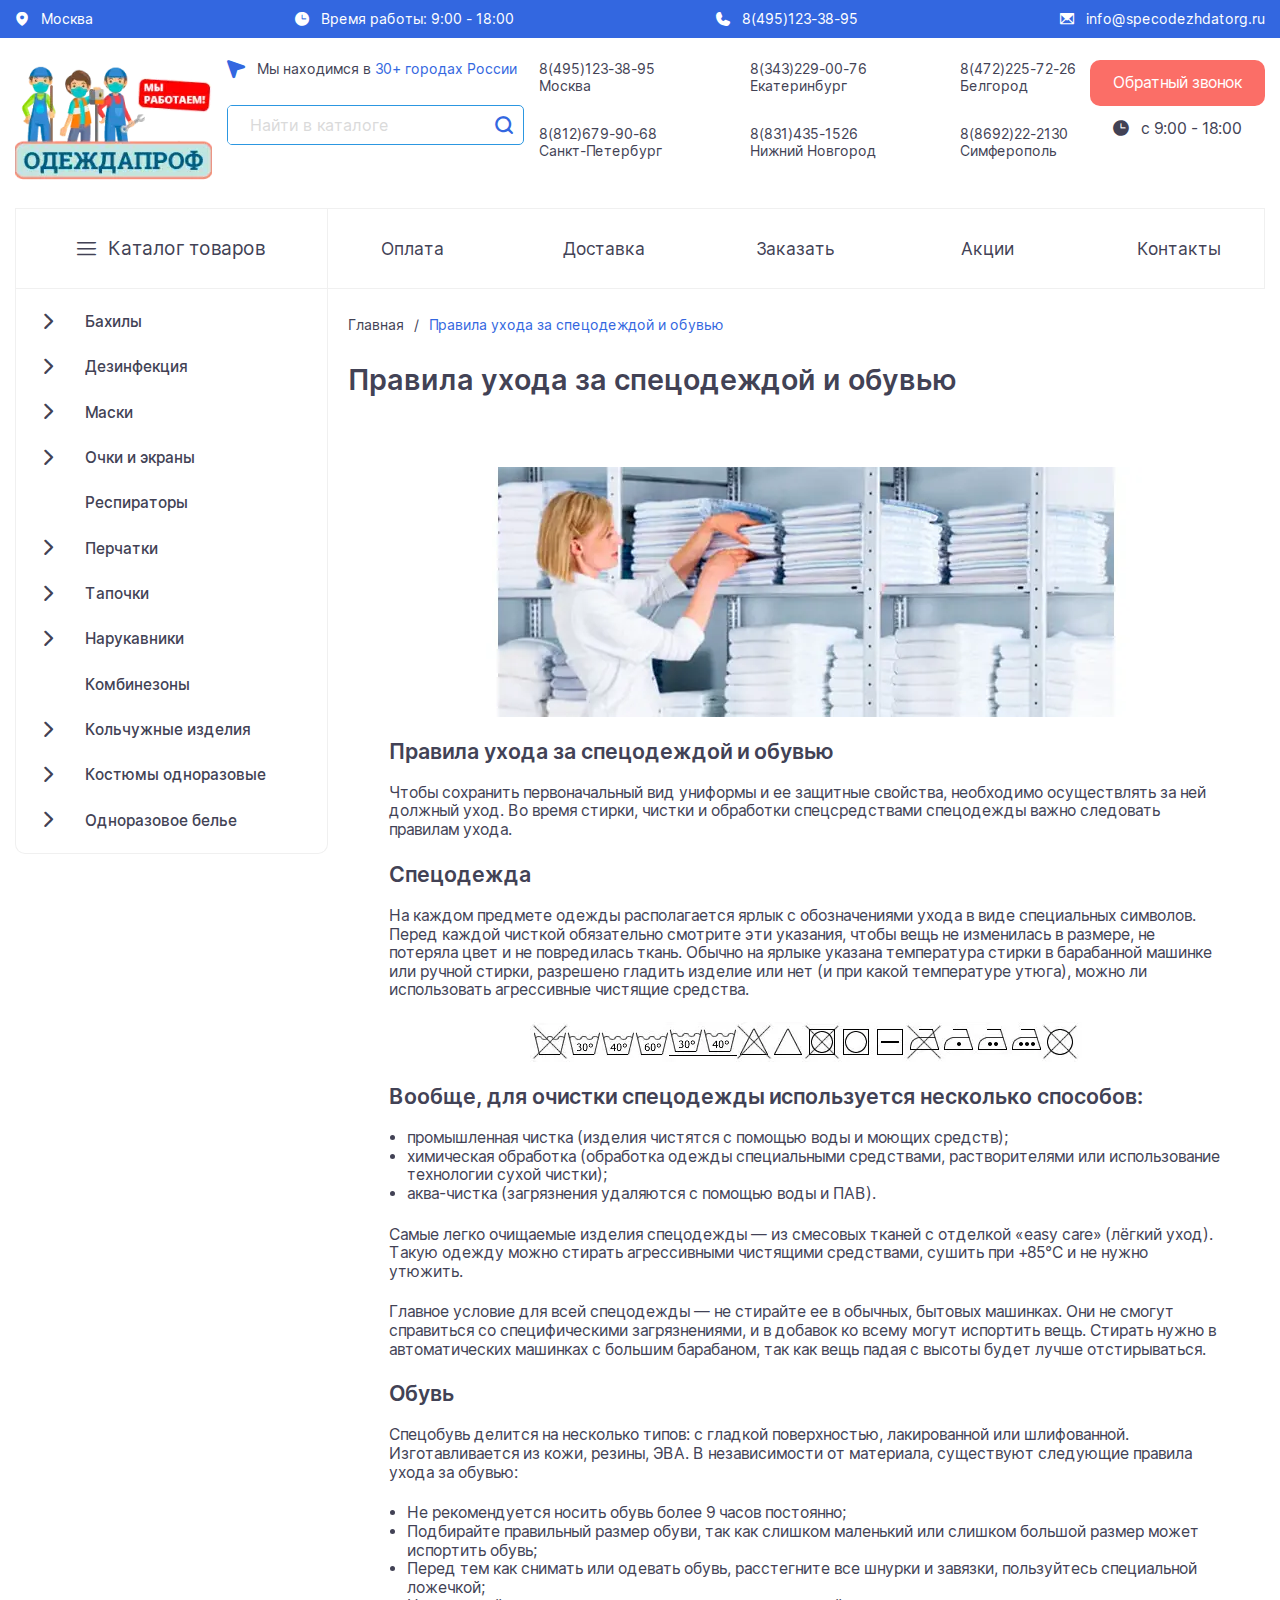
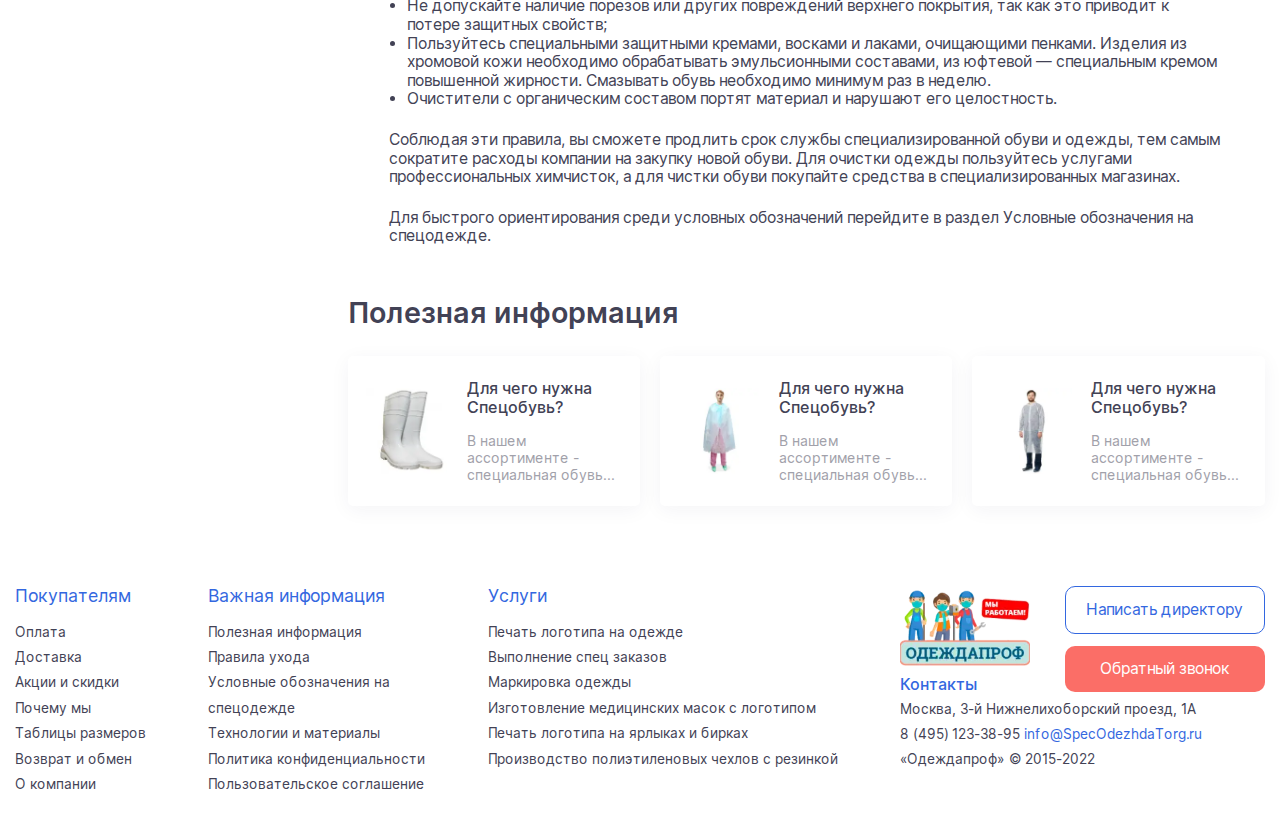
<file: rules.html>
<!DOCTYPE html>
<html lang="ru">

<head>
	<title>Правила ухода</title>
	<meta charset="UTF-8">
	<meta name="format-detection" content="telephone=no">
	<link rel="stylesheet" href="css/style.min.css?_v=20220605190946">
	<meta name="viewport" content="width=device-width, initial-scale=1.0">
</head>

<body>
	<div class="wrapper">
		<header class="header">
			<div class="header__top">
				<div class="header__container">
					<a href="#" class="header__loc" data-popup="#citiesModal">
						<i class="_icon-marker"></i>
						<span>Москва</span>
					</a>
					<div class="header__time">
						<i class="_icon-clock"></i>
						<span>Время работы: 9:00 - 18:00</span>
					</div>
					<a href="tel:84951233895" class="header__phone">
						<i class="_icon-phone"></i>
						<span>8(495)123-38-95</span>
					</a>
					<a href="mailto: info@specodezhdatorg.ru" class="header__mail">
						<i class="_icon-mail"></i>
						<span>info@specodezhdatorg.ru</span>
					</a>
				</div>
			</div>
			<div class="header__container">
				<div class="header__main">
					<a href="index.html" class="header__logo">
						<picture><source srcset="img/logo.webp" type="image/webp"><img src="img/logo.png" alt="ОдеждаПроф"></picture>
					</a>
					<div class="header__search-block">
						<div class="header__cities _icon-nav">
							<p>Мы находимся в <a href="map.html">30+ городах России</a></p>
						</div>
						<form action="#" class="header__search-form">
							<input autocomplete="off" type="text" data-no-focus-classes required placeholder="Найти в каталоге" class="header__input">
							<button type="submit" class="header__button _icon-search"></button>
						</form>
					</div>
					<div class="header__links">
						<a href="tel:84951233895" class="header__city">
							<span>8(495)123-38-95</span>
							<span>Москва</span>
						</a>
						<a href="tel:83432290076" class="header__city">
							<span>8(343)229-00-76</span>
							<span>Екатеринбург</span>
						</a>
						<a href="tel:84722257226" class="header__city">
							<span>8(472)225-72-26</span>
							<span>Белгород</span>
						</a>
						<a href="tel:88126799068" class="header__city">
							<span>8(812)679-90-68</span>
							<span>Санкт-Петербург</span>
						</a>
						<a href="tel:88314351526" class="header__city">
							<span>8(831)435-1526</span>
							<span>Нижний Новгород</span>
						</a>
						<a href="tel:88692222130" class="header__city">
							<span>8(8692)22-2130</span>
							<span>Симферополь</span>
						</a>
					</div>
					<div class="header__button-block">
						<a href="#" class="header__red-btn red-btn" data-popup="#callback">
							Обратный звонок
						</a>
						<p class="header__btn-time _icon-clock">с 9:00 - 18:00</p>
					</div>
				</div>
			</div>
		</header>
		<main class="page">
			<div class="container">
				<div class="row">
					<div class="side col-lg-3">
						<div class="side__menu" data-spollers>
							<a class="side__title side-spoiler-link _icon-menu" data-spoller href="#">
								<span>Каталог товаров</span>
							</a>
							<div class="side__collapse">
								<nav class="side__nav">
									<ul class="side__main-ul">
										<li class="side__main-li"><a href="catalog.html" class="side__arrow-link"><span>Бахилы</span></a></li>
										<li class="side__main-li"><a href="catalog.html" class="side__arrow-link"><span>Дезинфекция</span></a>
										</li>
										<li class="side__main-li"><a href="catalog.html" class="side__arrow-link"><span>Маски</span></a></li>
										<li class="side__main-li"><a href="catalog.html" class="side__arrow-link"><span>Очки и
													экраны</span></a></li>
										<li class="side__main-li"><a href="catalog.html"><span>Респираторы</span></a>
										</li>
										<li class="side__main-li"><a href="catalog.html" class="side__arrow-link"><span>Перчатки</span></a>
										</li>
										<li class="side__main-li"><a href="catalog.html" class="side__arrow-link"><span>Тапочки</span></a></li>
										<li class="side__main-li"><a href="catalog.html" class="side__arrow-link"><span>Нарукавники</span></a>
										</li>
										<li class="side__main-li"><a href="catalog.html"><span>Комбинезоны</span></a>
										</li>
										<li class="side__main-li">
											<a href="catalog.html" class="side__arrow-link"><span>Кольчужные
													изделия</span></a>
											<ul class="side__subul">
												<li class="side__subli"><a href="catalog.html">Фартуки колючужные</a></li>
												<li class="side__subli"><a href="catalog.html">Перчатки кольчужные</a></li>
												<li class="side__subli"><a href="catalog.html">Кольчужные перчатки Niroflex 2000</a>
												</li>
												<li class="side__subli"><a href="catalog.html">Кольчужные перчатки Niroflex
														EasyFit</a></li>
												<li class="side__subli"><a href="catalog.html">Кольчужные перчатки Niroflex FM+</a>
												</li>
												<li class="side__subli"><a href="catalog.html">Кольчужные перчатки Niroflex Fix</a>
												</li>
											</ul>
										</li>
										<li class="side__main-li"><a href="catalog.html" class="side__arrow-link"><span>Костюмы
													одноразовые</span></a></li>
										<li class="side__main-li"><a href="catalog.html" class="side__arrow-link"><span>Одноразовое
													белье</span></a></li>
									</ul>
								</nav>
							</div>
						</div>
					</div>
					<div class="main col-lg-9">
						<nav class="main__nav">
							<ul>
								<li><a href="payment.html">Оплата</a></li>
								<li><a href="delivery.html">Доставка</a></li>
								<li><a href="order.html">Заказать</a></li>
								<li><a href="action.html">Акции</a></li>
								<li><a href="map.html">Контакты</a></li>
							</ul>
						</nav>
						<div class="main__sections">
							<div class="breadcrumbs">
								<nav class="breadcrumbs__nav">
									<ul>
										<li class="breadcrumbs__li"><a href="index.html">Главная</a></li>
										<li class="breadcrumbs__li">
											Правила ухода за спецодеждой и обувью
										</li>
									</ul>
								</nav>
							</div>
							<div class="info-tab">
								<h1 class="info-tab__title">Правила ухода за спецодеждой и обувью</h1>
								<div class="info-tab__main">
									<div class="info-tab__text-main text-main">
										<div class="text-main__block">
											<picture><source srcset="img/information/10.webp" type="image/webp"><img src="img/information/10.png" class="text-main__img" alt="Правила ухода"></picture>
											<h3 class="text-main__title">
												Правила ухода за спецодеждой и обувью
											</h3>
											<p>
												Чтобы сохранить первоначальный вид униформы и ее защитные свойства, необходимо
												осуществлять за ней должный уход. Во
												время стирки, чистки и обработки спецсредствами спецодежды важно следовать правилам
												ухода.
											</p>
										</div>
										<div class="text-main__block">
											<h3 class="text-main__title">
												Спецодежда
											</h3>
											<p>
												На каждом предмете одежды располагается ярлык с обозначениями ухода в виде
												специальных символов. Перед каждой чисткой
												обязательно смотрите эти указания, чтобы вещь не изменилась в размере, не потеряла
												цвет и не повредилась ткань. Обычно
												на ярлыке указана температура стирки в барабанной машинке или ручной стирки,
												разрешено гладить изделие или нет (и при
												какой температуре утюга), можно ли использовать агрессивные чистящие средства.
											</p>
											<picture><source srcset="img/information/11.webp" type="image/webp"><img src="img/information/11.png" class="text-main__img" alt="Правила ухода"></picture>
										</div>
										<div class="text-main__block">
											<h3 class="text-main__title">
												Вообще, для очистки спецодежды используется несколько способов:
											</h3>
											<ul>
												<li>промышленная чистка (изделия чистятся с помощью воды и моющих средств);</li>
												<li>химическая обработка (обработка одежды специальными средствами, растворителями
													или использование технологии сухой
													чистки);</li>
												<li>аква-чистка (загрязнения удаляются с помощью воды и ПАВ).</li>
											</ul>
											<p>
												Самые легко очищаемые изделия спецодежды — из смесовых тканей с отделкой «easy care»
												(лёгкий уход). Такую одежду можно
												стирать агрессивными чистящими средствами, сушить при +85°С и не нужно утюжить.
											</p>
											<p>Главное условие для всей спецодежды — не стирайте ее в обычных, бытовых машинках.
												Они не смогут справиться со
												специфическими загрязнениями, и в добавок ко всему могут испортить вещь. Стирать
												нужно в автоматических машинках с
												большим барабаном, так как вещь падая с высоты будет лучше отстирываться.
											</p>
										</div>
										<div class="text-main__block">
											<h3 class="text-main__title">
												Обувь
											</h3>
											<p>
												Спецобувь делится на несколько типов: с гладкой поверхностью, лакированной или
												шлифованной. Изготавливается из кожи,
												резины, ЭВА. В независимости от материала, существуют следующие правила ухода за
												обувью:
											</p>
											<ul>
												<li>Не рекомендуется носить обувь более 9 часов постоянно;</li>
												<li>Подбирайте правильный размер обуви, так как слишком маленький или слишком
													большой размер может испортить обувь;</li>
												<li>Перед тем как снимать или одевать обувь, расстегните все шнурки и завязки,
													пользуйтесь специальной ложечкой;</li>
												<li>Не допускайте наличие порезов или других повреждений верхнего покрытия, так как
													это приводит к потере защитных свойств;</li>
												<li>Пользуйтесь специальными защитными кремами, восками и лаками, очищающими
													пенками. Изделия из хромовой кожи необходимо
													обрабатывать эмульсионными составами, из юфтевой — специальным кремом повышенной
													жирности. Смазывать обувь необходимо
													минимум раз в неделю.</li>
												<li>Очистители с органическим составом портят материал и нарушают его целостность.
												</li>
											</ul>
											<p>
												Соблюдая эти правила, вы сможете продлить срок службы специализированной обуви и
												одежды, тем самым сократите расходы
												компании на закупку новой обуви. Для очистки одежды пользуйтесь услугами
												профессиональных химчисток, а для чистки обуви
												покупайте средства в специализированных магазинах.
											</p>
											<p>
												Для быстрого ориентирования среди условных обозначений перейдите в раздел Условные
												обозначения на спецодежде.
											</p>
										</div>
									</div>
								</div>
							</div>
							<div class="helpful-info">
								<h2 class="helpful-info__title">Полезная информация</h2>
								<div class="helpful-info__main row">
									<div class="helpful-info__block col-12 col-sm-6 col-md-4">
										<div class="helpful-info__wrapper">
											<a href="#" class="helpful-info__img">
												<picture><source srcset="img/information/1.webp" type="image/webp"><img src="img/information/1.png" alt="Обувь"></picture>
											</a>
											<div class="helpful-info__text-block">
												<a href="#" class="helpful-info__text-title">
													Для чего нужна Спецобувь?
												</a>
												<p class="helpful-info__text">
													В нашем ассортименте - специальная обувь...
												</p>
											</div>
										</div>
									</div>
									<div class="helpful-info__block col-12 col-sm-6 col-md-4">
										<div class="helpful-info__wrapper">
											<div class="helpful-info__img">
												<picture><source srcset="img/information/9.webp" type="image/webp"><img src="img/information/9.png" alt="Обувь"></picture>
											</div>
											<div class="helpful-info__text-block">
												<a href="#" class="helpful-info__text-title">
													Для чего нужна Спецобувь?
												</a>
												<p class="helpful-info__text">
													В нашем ассортименте - специальная обувь...
												</p>
											</div>
										</div>
									</div>
									<div class="helpful-info__block col-12 col-sm-12 col-md-4">
										<div class="helpful-info__wrapper">
											<div class="helpful-info__img">
												<picture><source srcset="img/information/5.webp" type="image/webp"><img src="img/information/5.png" alt="Обувь"></picture>
											</div>
											<div class="helpful-info__text-block">
												<a href="#" class="helpful-info__text-title">
													Для чего нужна Спецобувь?
												</a>
												<p class="helpful-info__text">
													В нашем ассортименте - специальная обувь...
												</p>
											</div>
										</div>
									</div>
								</div>
							</div>
						</div>
					</div>
				</div>
			</div>
		</main>
		<div id="citiesModal" aria-hidden="true" class="popup modal-cities">
			<div class="popup__wrapper modal-cities__wrapper">
				<div class="popup__content modal-cities__content">
					<button data-close type="button" class="modal-cities__close _icon-cross"></button>
					<div class="modal-cities__text">
						<div class="modal-cities__main">
							<a href="tel:88512442580" class="modal-cities__link">
								<span>8 (851) 244-25-80</span>
								<span>Астрахань</span>
							</a>
							<a href="tel:83852556436" class="modal-cities__link">
								<span>8 (385) 255-64-36</span>
								<span>Барнаул</span>
							</a>
							<a href="tel:84832770259" class="modal-cities__link">
								<span>8 (4832) 770-259</span>
								<span>Брянск</span>
							</a>
							<a href="tel:88442968736" class="modal-cities__link">
								<span>8 (844) 296-8736</span>
								<span>Волгоград</span>
							</a>
							<a href="tel:84732106454" class="modal-cities__link">
								<span>8 (473) 210-64-54</span>
								<span>Воронеж</span>
							</a>
							<a href="tel:83952436740" class="modal-cities__link">
								<span>8 (395) 243-6740</span>
								<span>Иркутск</span>
							</a>
							<a href="tel:88435282720" class="modal-cities__link">
								<span>8 (843) 528-27-20</span>
								<span>Казань</span>
							</a>
							<a href="tel:83842780832" class="modal-cities__link">
								<span>8 (384) 278-08-32</span>
								<span>Кемерово</span>
							</a>
							<a href="tel:84986819830" class="modal-cities__link">
								<span>8 (498) 681-9830</span>
								<span>Королев</span>
							</a>
							<a href="tel:88619914370" class="modal-cities__link">
								<span>8 (861) 991-43-70</span>
								<span>Краснодар</span>
							</a>
							<a href="tel:83912347031" class="modal-cities__link">
								<span>8 (391) 234-70-31</span>
								<span>Красноярск</span>
							</a>
							<a href="tel:84712540652" class="modal-cities__link">
								<span>8 (4712) 540-652</span>
								<span>Курск</span>
							</a>
							<a href="tel:84742370224" class="modal-cities__link">
								<span>8 (4742) 370-224</span>
								<span>Липецк</span>
							</a>
							<a href="tel:84986815810" class="modal-cities__link">
								<span>8 (498) 681-5810</span>
								<span>Люберцы</span>
							</a>
							<a href="tel:84986829027" class="modal-cities__link">
								<span>8 (498) 682-9027</span>
								<span>Мытищи</span>
							</a>
							<a href="tel:83843328657" class="modal-cities__link">
								<span>8 (384) 332-86-57</span>
								<span>Новокузнецк</span>
							</a>
							<a href="tel:83833049546" class="modal-cities__link">
								<span>8 (383) 304-9546</span>
								<span>Новосибирск</span>
							</a>
							<a href="tel:83843328657" class="modal-cities__link">
								<span>8 (384) 332-86-57</span>
								<span>Новокузнецк</span>
							</a>
							<a href="tel:88632850699" class="modal-cities__link">
								<span>8 (863) 285-06-99</span>
								<span>Ростов-на-Дону</span>
							</a>
							<a href="tel:84912559921" class="modal-cities__link">
								<span>8 (4912) 559-921</span>
								<span>Рязань</span>
							</a>
							<a href="tel:83812790119" class="modal-cities__link">
								<span>8 (381) 279-0119</span>
								<span>Омск</span>
							</a>
							<a href="tel:88452694250" class="modal-cities__link">
								<span>8 (8452) 694-250</span>
								<span>Саратов</span>
							</a>
							<a href="tel:88692222130" class="modal-cities__link">
								<span>8 (8692) 22-2130</span>
								<span>Севастополь</span>
							</a>
							<a href="tel:88469578370" class="modal-cities__link">
								<span>8 (846) 957-83-70</span>
								<span>Самара</span>
							</a>
							<a href="tel:88652257393" class="modal-cities__link">
								<span>8 (8652) 257-393</span>
								<span>Ставрополь</span>
							</a>
							<a href="tel:83822609452" class="modal-cities__link">
								<span>8 (382) 260-94-52</span>
								<span>Томск</span>
							</a>
							<a href="tel:88624440681" class="modal-cities__link">
								<span>8 (862) 444-06-81</span>
								<span>Сочи</span>
							</a>
							<a href="tel:83512149868" class="modal-cities__link">
								<span>8 (351) 214-98-68</span>
								<span>Челябинск</span>
							</a>
							<a href="tel:83472249256" class="modal-cities__link">
								<span>8 (347) 224-92-56</span>
								<span>Уфа</span>
							</a>
							<a href="tel:84872770439" class="modal-cities__link">
								<span>8 (4872) 770-439</span>
								<span>Тула</span>
							</a>
						</div>
					</div>
				</div>
			</div>
		</div>

		<div id="callback" aria-hidden="true" class="popup callback">
			<div class="popup__wrapper callback__wrapper">
				<div class="popup__content callback__content">
					<button data-close type="button" class="callback__close _icon-cross"></button>
					<div class="callback__text">
						<p class="callback__title">
							Форма обратной связи
						</p>
						<form action="#" class="callback__form">
							<div class="callback__form-block">
								<select class="callback__select" data-scroll>
									<option value="" selected>Ближайший филиал</option>
									<option value="Москва">Москва</option>
									<option value="СПБ">СПБ</option>
									<option value="Волгоград">Волгоград</option>
									<option value="Москва">Москва</option>
									<option value="СПБ">СПБ</option>
									<option value="Волгоград">Волгоград</option>
									<option value="Москва">Москва</option>
									<option value="СПБ">СПБ</option>
									<option value="Волгоград">Волгоград</option>
									<option value="Москва">Москва</option>
									<option value="СПБ">СПБ</option>
									<option value="Волгоград">Волгоград</option>
									<option value="Москва">Москва</option>
									<option value="СПБ">СПБ</option>
									<option value="Волгоград">Волгоград</option>
								</select>
								<div class="callback__check"></div>
							</div>
							<div class="callback__form-block">
								<input autocomplete="off" type="text" required data-validate data-error="Введите ФИО" placeholder="ФИО" class="callback__input">
								<div class="callback__check"></div>
							</div>
							<div class="callback__form-block">
								<input autocomplete="off" type="tel" data-placeholder-nohide data-validate data-required data-error="Минимум 11 символов" pattern="\+7\s?[\(]{0,1}9[0-9]{2}[\)]{0,1}\s?\d{3}[-]{0,1}\d{2}[-]{0,1}\d{2}" value="+7(___)___-__-__" placeholder="+7(___)___-__-__" class="callback__input callback__phone">
								<div class="callback__check"></div>
							</div>
							<div class="callback__form-text">
								<p>Предоставив свои данные, Вы соглашаетесь <br> с <a href="#">Политикой конфиденциальности</a></p>
							</div>
							<button type="submit" class="callback__btn blue-btn">Отправить</button>
						</form>
					</div>
				</div>
			</div>
		</div>
		<footer class="footer">
			<div class="footer__container">
				<div class="footer__block">
					<p class="footer__title">Покупателям</p>
					<ul class="footer__ul">
						<li class="footer__li"><a href="#">Оплата</a></li>
						<li class="footer__li"><a href="#">Доставка</a></li>
						<li class="footer__li"><a href="#">Акции и скидки</a></li>
						<li class="footer__li"><a href="#">Почему мы</a></li>
						<li class="footer__li"><a href="#">Таблицы размеров</a></li>
						<li class="footer__li"><a href="#">Возврат и обмен</a></li>
						<li class="footer__li"><a href="#">О компании</a></li>
					</ul>
				</div>
				<div class="footer__block">
					<p class="footer__title">Важная информация</p>
					<ul class="footer__ul">
						<li class="footer__li"><a href="information.html">Полезная информация</a></li>
						<li class="footer__li"><a href="rules.html">Правила ухода</a></li>
						<li class="footer__li"><a href="designations.html">Условные обозначения на <br> спецодежде</a></li>
						<li class="footer__li"><a href="tech.html">Технологии и материалы</a></li>
						<li class="footer__li"><a href="#">Политика конфиденциальности</a></li>
						<li class="footer__li"><a href="#">Пользовательское соглашение</a></li>
					</ul>
				</div>
				<div class="footer__block">
					<p class="footer__title">Услуги</p>
					<ul class="footer__ul">
						<li class="footer__li"><a href="#">Печать логотипа на одежде</a></li>
						<li class="footer__li"><a href="#">Выполнение спец заказов</a></li>
						<li class="footer__li"><a href="#">Маркировка одежды</a></li>
						<li class="footer__li"><a href="#">Изготовление медицинских масок с логотипом</a></li>
						<li class="footer__li"><a href="#">Печать логотипа на ярлыках и бирках</a></li>
						<li class="footer__li"><a href="#">Производство полиэтиленовых чехлов с резинкой</a></li>
					</ul>
				</div>
				<div class="footer__block">
					<div class="footer__top">
						<div class="footer__left">
							<a href="index.html" class="footer__img">
								<picture><source srcset="img/logo.webp" type="image/webp"><img src="img/logo.png" alt="Логотип"></picture>
							</a>
							<p class="footer__subtitle">Контакты</p>
						</div>
						<div class="footer__right">
							<a href="#" class="footer__blue-btn blue-btn blue-btn--white">Написать директору</a>
							<a href="#" class="footer__red-btn red-btn" data-popup="#callback">Обратный звонок</a>
						</div>
					</div>
					<div class="footer__bottom">
						<p>
							Москва, 3-й Нижнелихоборский проезд, 1А
						</p>
						<p>
							<a href="tel:84951233895">8 (495) 123-38-95</a>
							<a href="mailto:info@SpecOdezhdaTorg.ru" class="footer__mail">info@SpecOdezhdaTorg.ru</a>
						</p>
						<p>
							«Одеждапроф» © 2015-2022
						</p>
					</div>
				</div>
			</div>
		</footer>
	</div>
	<script src="js/app.min.js?_v=20220605190946"></script>
</body>

</html>
</file>
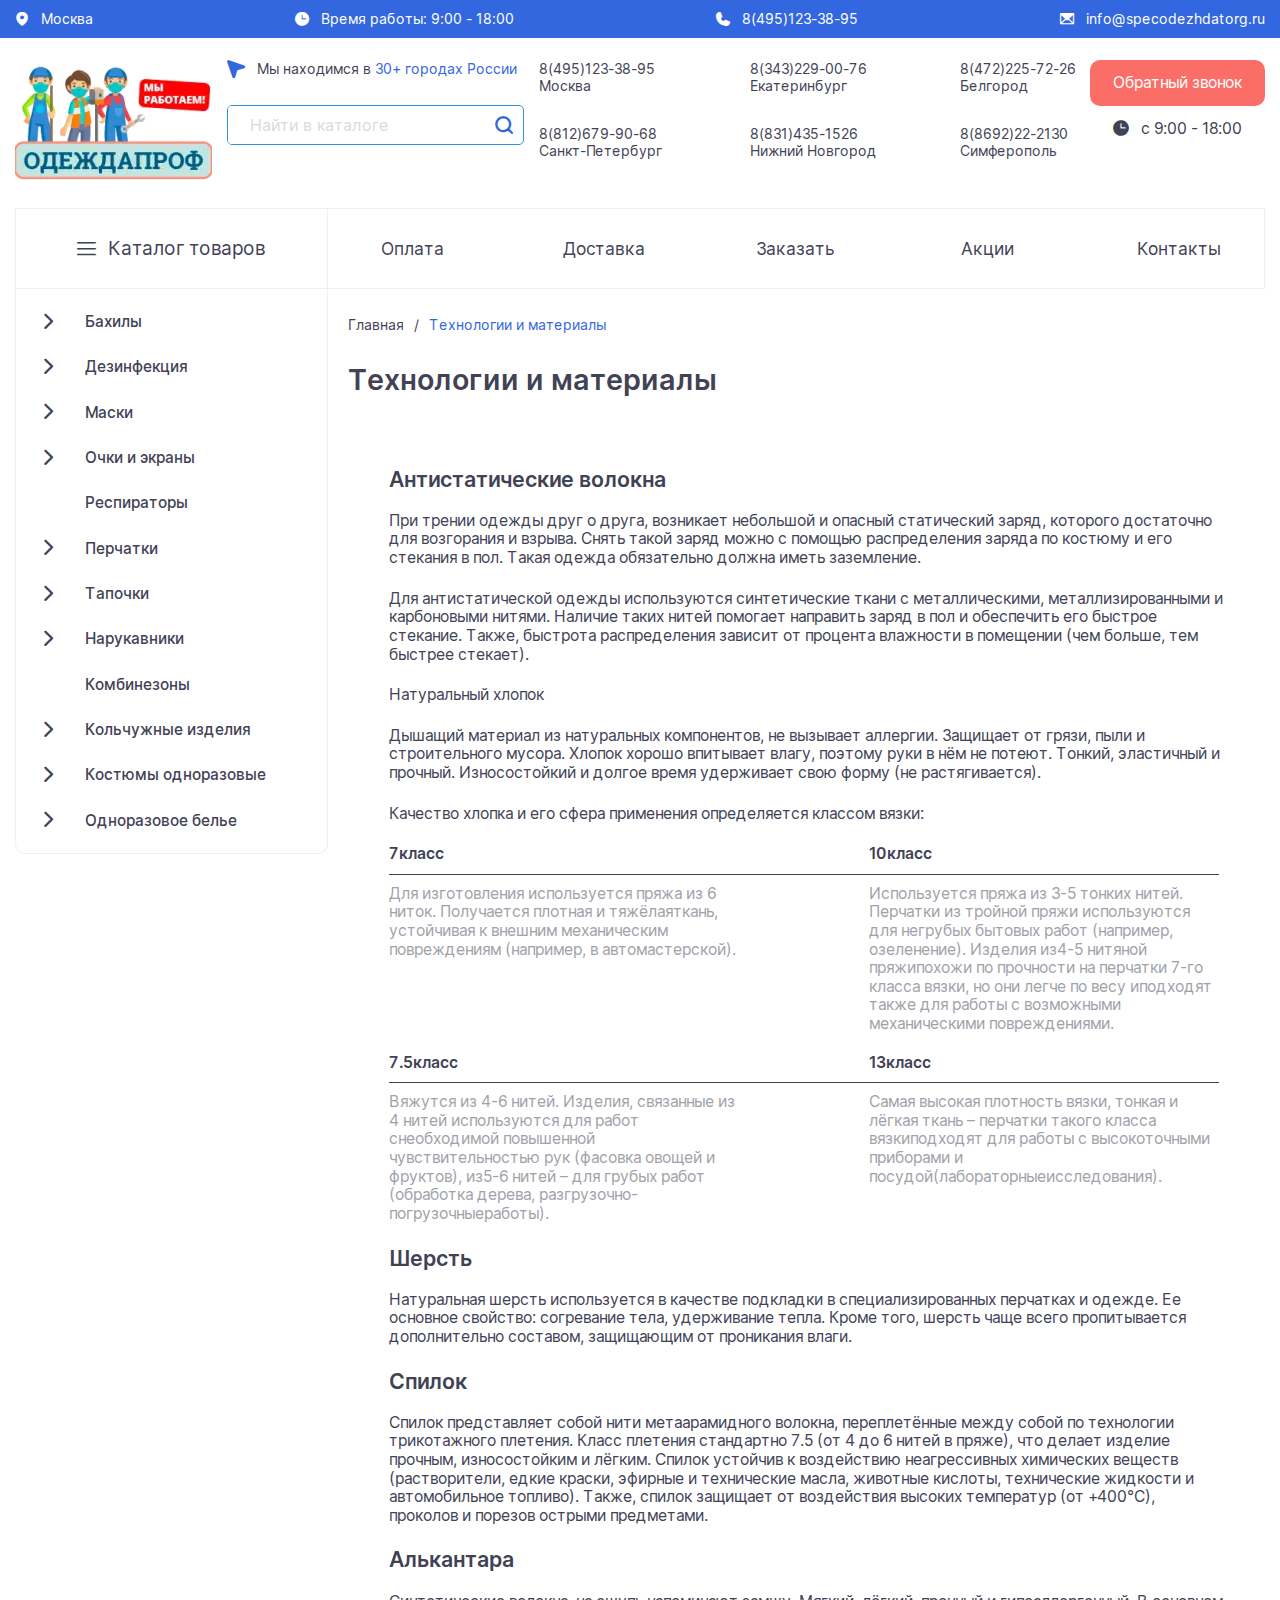
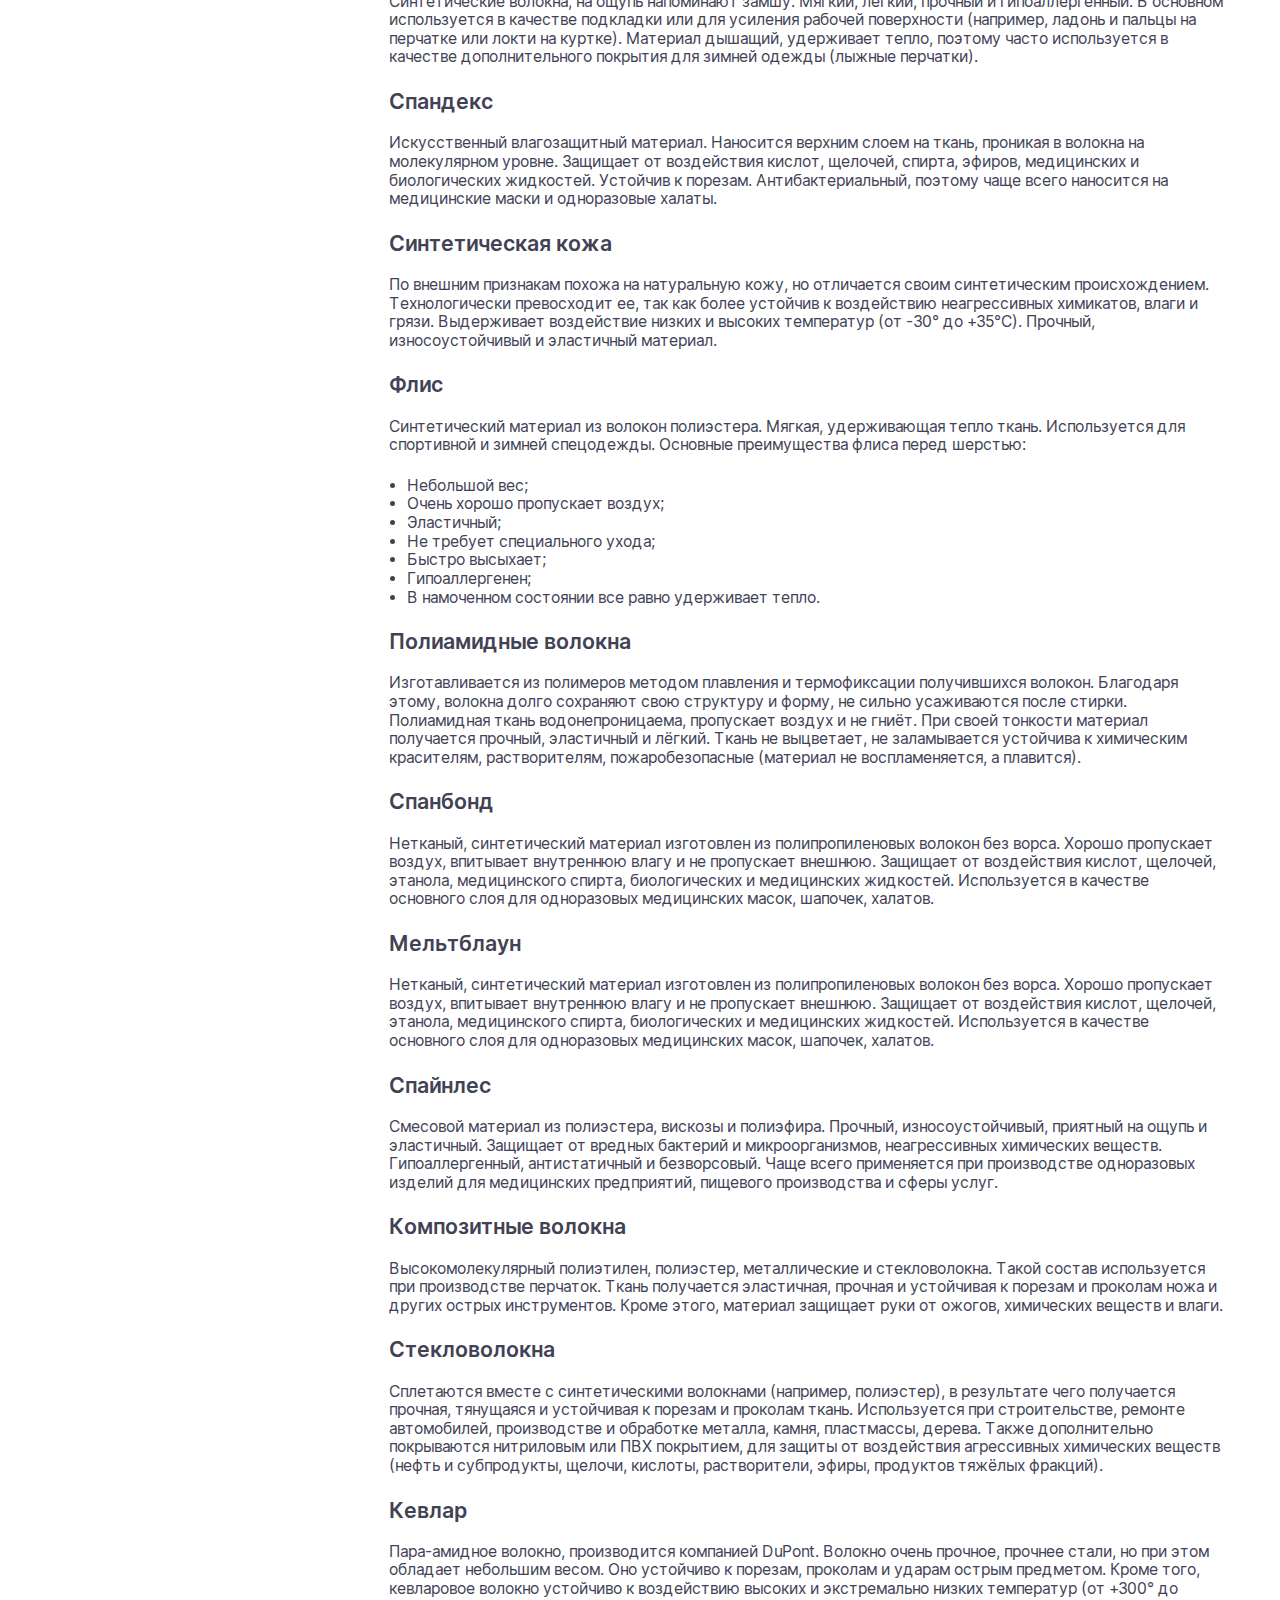
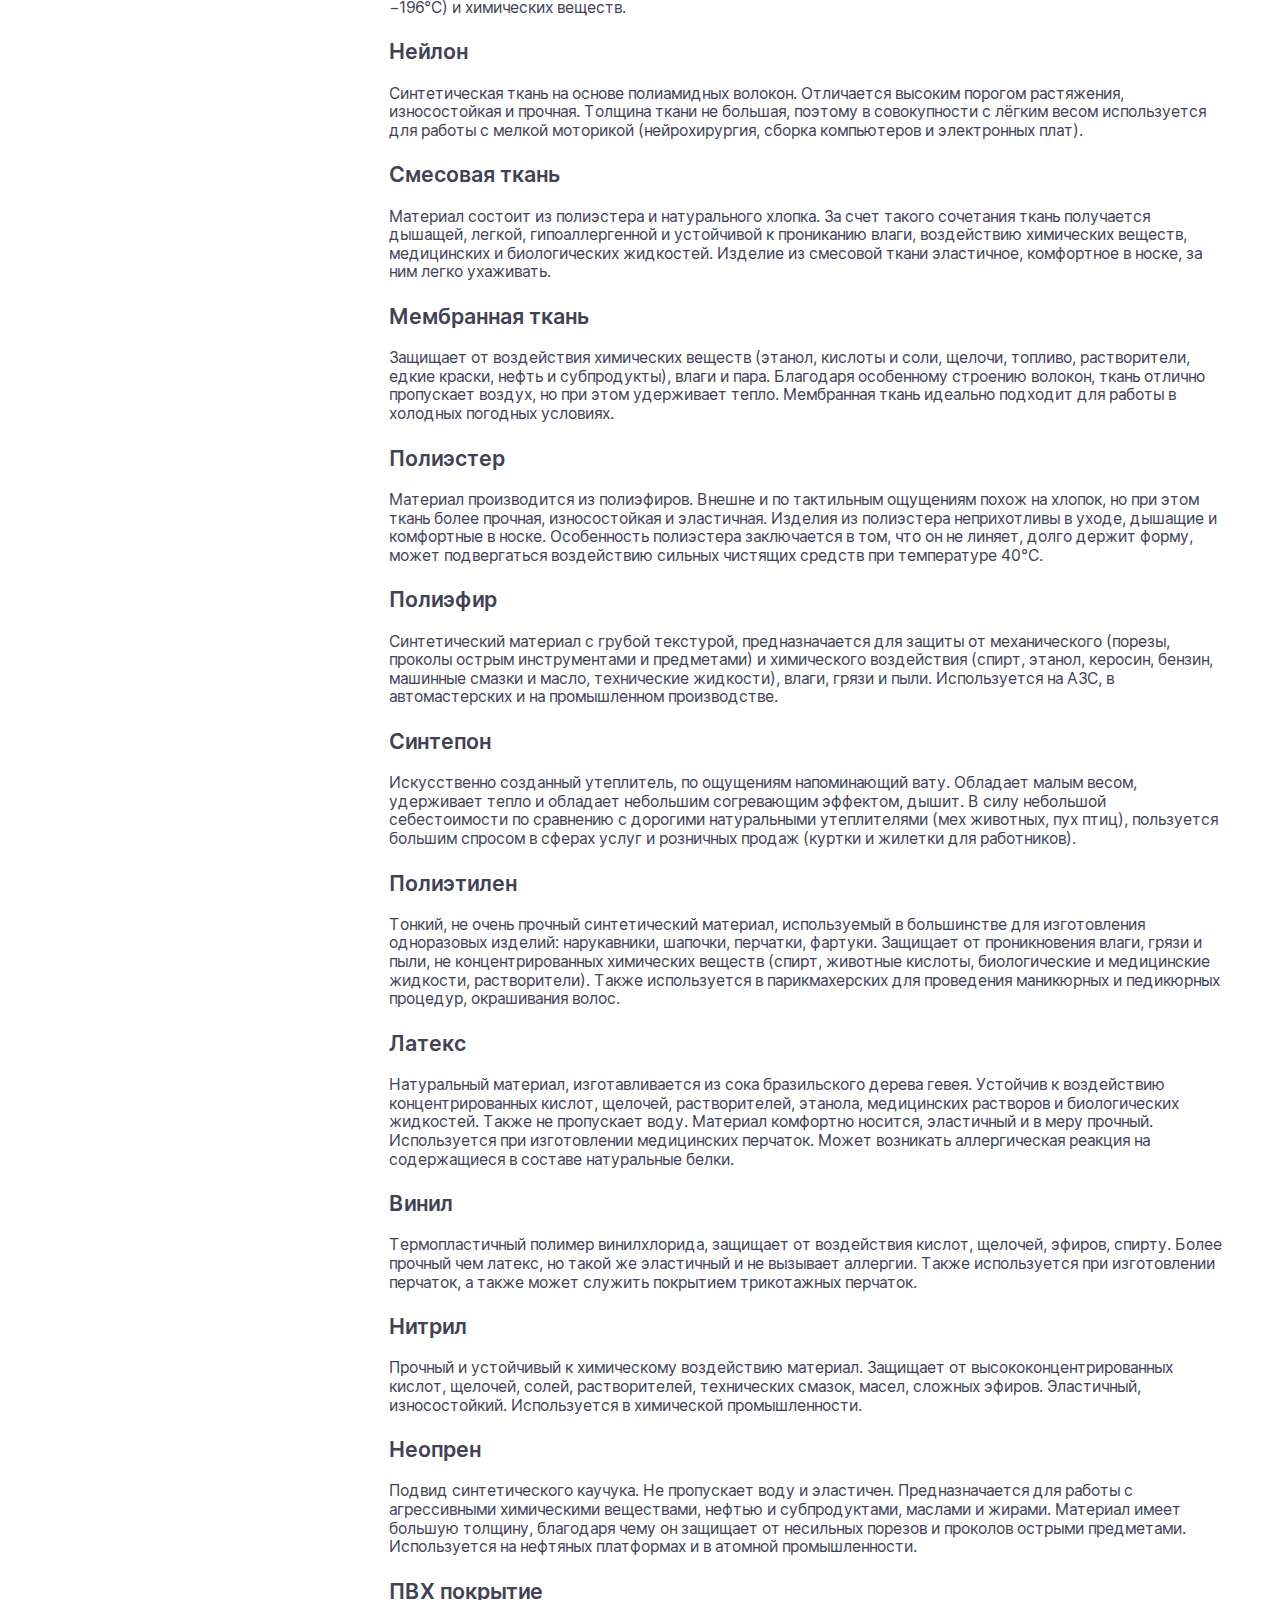
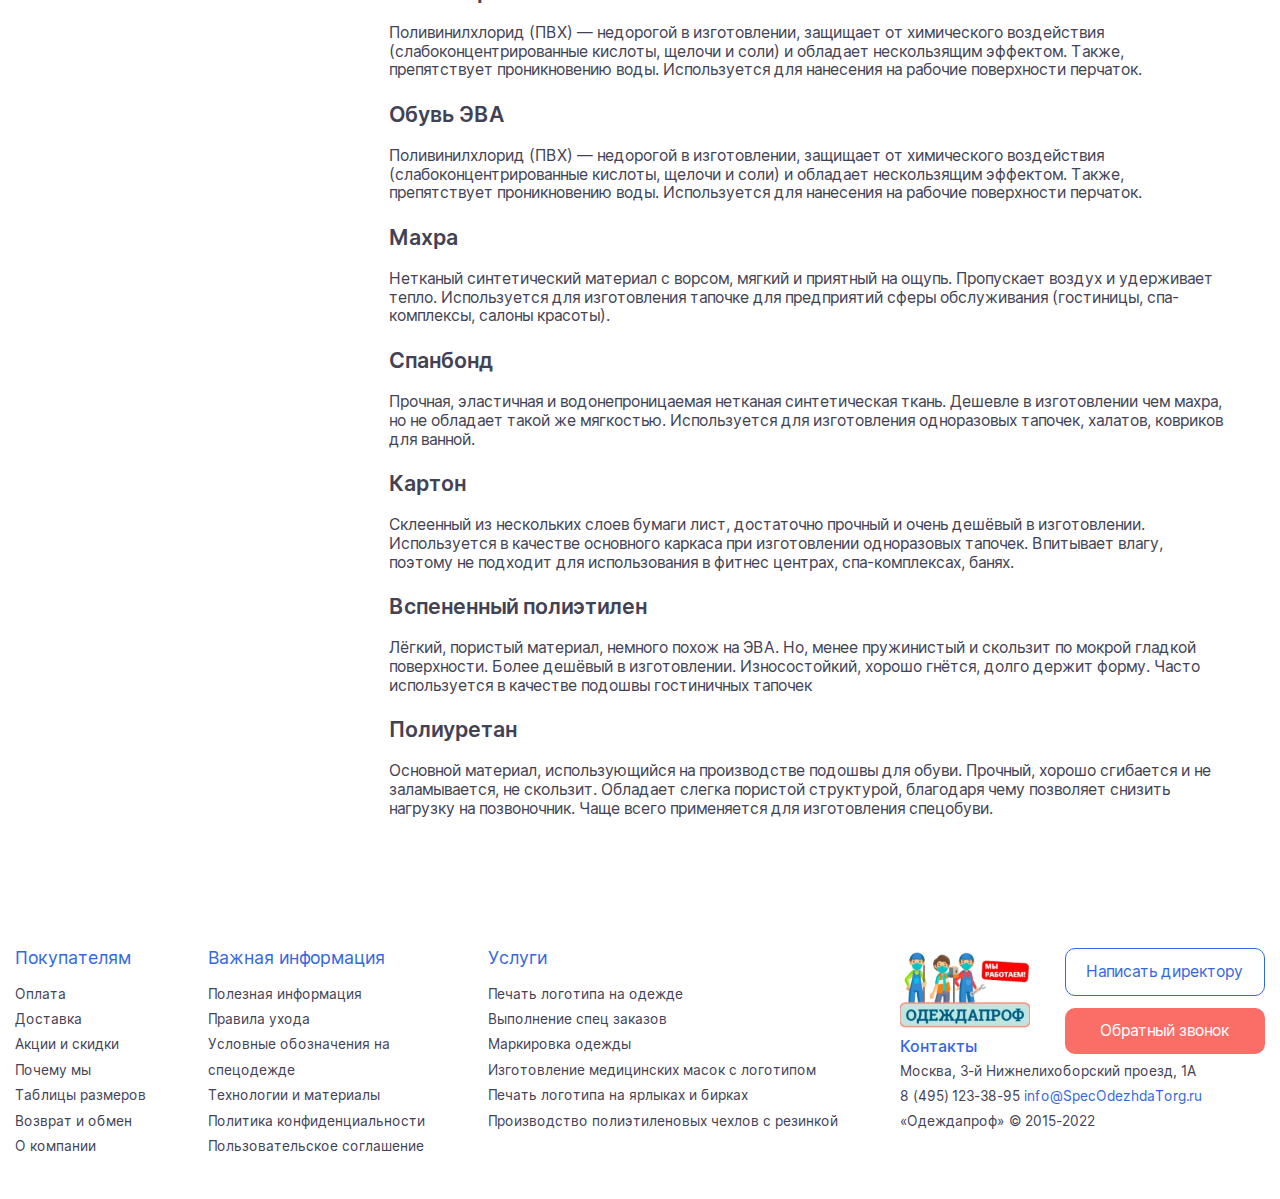
<file: tech.html>
<!DOCTYPE html>
<html lang="ru">

<head>
	<title>Технологии и материалы</title>
	<meta charset="UTF-8">
	<meta name="format-detection" content="telephone=no">
	<link rel="stylesheet" href="css/style.min.css?_v=20220605190946">
	<meta name="viewport" content="width=device-width, initial-scale=1.0">
</head>

<body>
	<div class="wrapper">
		<header class="header">
			<div class="header__top">
				<div class="header__container">
					<a href="#" class="header__loc" data-popup="#citiesModal">
						<i class="_icon-marker"></i>
						<span>Москва</span>
					</a>
					<div class="header__time">
						<i class="_icon-clock"></i>
						<span>Время работы: 9:00 - 18:00</span>
					</div>
					<a href="tel:84951233895" class="header__phone">
						<i class="_icon-phone"></i>
						<span>8(495)123-38-95</span>
					</a>
					<a href="mailto: info@specodezhdatorg.ru" class="header__mail">
						<i class="_icon-mail"></i>
						<span>info@specodezhdatorg.ru</span>
					</a>
				</div>
			</div>
			<div class="header__container">
				<div class="header__main">
					<a href="index.html" class="header__logo">
						<picture><source srcset="img/logo.webp" type="image/webp"><img src="img/logo.png" alt="ОдеждаПроф"></picture>
					</a>
					<div class="header__search-block">
						<div class="header__cities _icon-nav">
							<p>Мы находимся в <a href="map.html">30+ городах России</a></p>
						</div>
						<form action="#" class="header__search-form">
							<input autocomplete="off" type="text" data-no-focus-classes required placeholder="Найти в каталоге" class="header__input">
							<button type="submit" class="header__button _icon-search"></button>
						</form>
					</div>
					<div class="header__links">
						<a href="tel:84951233895" class="header__city">
							<span>8(495)123-38-95</span>
							<span>Москва</span>
						</a>
						<a href="tel:83432290076" class="header__city">
							<span>8(343)229-00-76</span>
							<span>Екатеринбург</span>
						</a>
						<a href="tel:84722257226" class="header__city">
							<span>8(472)225-72-26</span>
							<span>Белгород</span>
						</a>
						<a href="tel:88126799068" class="header__city">
							<span>8(812)679-90-68</span>
							<span>Санкт-Петербург</span>
						</a>
						<a href="tel:88314351526" class="header__city">
							<span>8(831)435-1526</span>
							<span>Нижний Новгород</span>
						</a>
						<a href="tel:88692222130" class="header__city">
							<span>8(8692)22-2130</span>
							<span>Симферополь</span>
						</a>
					</div>
					<div class="header__button-block">
						<a href="#" class="header__red-btn red-btn" data-popup="#callback">
							Обратный звонок
						</a>
						<p class="header__btn-time _icon-clock">с 9:00 - 18:00</p>
					</div>
				</div>
			</div>
		</header>
		<main class="page">
			<div class="container">
				<div class="row">
					<div class="side col-lg-3">
						<div class="side__menu" data-spollers>
							<a class="side__title side-spoiler-link _icon-menu" data-spoller href="#">
								<span>Каталог товаров</span>
							</a>
							<div class="side__collapse">
								<nav class="side__nav">
									<ul class="side__main-ul">
										<li class="side__main-li"><a href="catalog.html" class="side__arrow-link"><span>Бахилы</span></a></li>
										<li class="side__main-li"><a href="catalog.html" class="side__arrow-link"><span>Дезинфекция</span></a>
										</li>
										<li class="side__main-li"><a href="catalog.html" class="side__arrow-link"><span>Маски</span></a></li>
										<li class="side__main-li"><a href="catalog.html" class="side__arrow-link"><span>Очки и
													экраны</span></a></li>
										<li class="side__main-li"><a href="catalog.html"><span>Респираторы</span></a>
										</li>
										<li class="side__main-li"><a href="catalog.html" class="side__arrow-link"><span>Перчатки</span></a>
										</li>
										<li class="side__main-li"><a href="catalog.html" class="side__arrow-link"><span>Тапочки</span></a></li>
										<li class="side__main-li"><a href="catalog.html" class="side__arrow-link"><span>Нарукавники</span></a>
										</li>
										<li class="side__main-li"><a href="catalog.html"><span>Комбинезоны</span></a>
										</li>
										<li class="side__main-li">
											<a href="catalog.html" class="side__arrow-link"><span>Кольчужные
													изделия</span></a>
											<ul class="side__subul">
												<li class="side__subli"><a href="catalog.html">Фартуки колючужные</a></li>
												<li class="side__subli"><a href="catalog.html">Перчатки кольчужные</a></li>
												<li class="side__subli"><a href="catalog.html">Кольчужные перчатки Niroflex 2000</a>
												</li>
												<li class="side__subli"><a href="catalog.html">Кольчужные перчатки Niroflex
														EasyFit</a></li>
												<li class="side__subli"><a href="catalog.html">Кольчужные перчатки Niroflex FM+</a>
												</li>
												<li class="side__subli"><a href="catalog.html">Кольчужные перчатки Niroflex Fix</a>
												</li>
											</ul>
										</li>
										<li class="side__main-li"><a href="catalog.html" class="side__arrow-link"><span>Костюмы
													одноразовые</span></a></li>
										<li class="side__main-li"><a href="catalog.html" class="side__arrow-link"><span>Одноразовое
													белье</span></a></li>
									</ul>
								</nav>
							</div>
						</div>
					</div>
					<div class="main col-lg-9">
						<nav class="main__nav">
							<ul>
								<li><a href="payment.html">Оплата</a></li>
								<li><a href="delivery.html">Доставка</a></li>
								<li><a href="order.html">Заказать</a></li>
								<li><a href="action.html">Акции</a></li>
								<li><a href="map.html">Контакты</a></li>
							</ul>
						</nav>
						<div class="main__sections">
							<div class="breadcrumbs">
								<nav class="breadcrumbs__nav">
									<ul>
										<li class="breadcrumbs__li"><a href="index.html">Главная</a></li>
										<li class="breadcrumbs__li">
											Технологии и материалы
										</li>
									</ul>
								</nav>
							</div>
							<div class="info-tab">
								<h1 class="info-tab__title">Технологии и материалы</h1>
								<div class="info-tab__main">
									<div class="info-tab__text-main text-main">
										<div class="text-main__block">
											<h2 class="text-main__title">Антистатические волокна</h2>
											<p>
												При трении одежды друг о друга, возникает небольшой и опасный статический заряд,
												которого достаточно для возгорания и
												взрыва. Снять такой заряд можно с помощью распределения заряда по костюму и его
												стекания в пол. Такая одежда обязательно
												должна иметь заземление.
											</p>
											<p>
												Для антистатической одежды используются синтетические ткани с металлическими,
												металлизированными и карбоновыми нитями.
												Наличие таких нитей помогает направить заряд в пол и обеспечить его быстрое
												стекание. Также, быстрота распределения
												зависит от процента влажности в помещении (чем больше, тем быстрее стекает).
											</p>
											<p>Натуральный хлопок</p>
											<p>
												Дышащий материал из натуральных компонентов, не вызывает аллергии. Защищает от
												грязи, пыли и строительного мусора.
												Хлопок хорошо впитывает влагу, поэтому руки в нём не потеют. Тонкий, эластичный и
												прочный. Износостойкий и долгое время
												удерживает свою форму (не растягивается).
											</p>
											<p>Качество хлопка и его сфера применения определяется классом вязки:</p>
											<div class="text-main__clesses">
												<div class="text-main__class-block">
													<div class="text-main__class-half">
														<div class="text-main__class-wrapper">
															<p class="text-main__class-title">
																7класс
															</p>
														</div>
														<div class="text-main__class-wrapper">
															<p class="text-main__class-text">
																Для изготовления используется пряжа из 6 ниток. Получается плотная и
																тяжёлаяткань, устойчивая к внешним механическим
																повреждениям (например, в автомастерской).
															</p>
														</div>
													</div>
													<div class="text-main__class-half">
														<div class="text-main__class-wrapper">
															<p class="text-main__class-title">
																10класс
															</p>
														</div>
														<div class="text-main__class-wrapper">
															<p class="text-main__class-text">
																Используется пряжа из 3-5 тонких нитей. Перчатки из тройной пряжи
																используются для негрубых бытовых работ (например,
																озеленение). Изделия из4-5 нитяной пряжипохожи по прочности на перчатки
																7-го класса вязки, но они легче по весу
																иподходят также для работы с возможными механическими повреждениями.
															</p>
														</div>
													</div>
												</div>
												<div class="text-main__class-block">
													<div class="text-main__class-half">
														<div class="text-main__class-wrapper">
															<p class="text-main__class-title">
																7.5класс
															</p>
														</div>
														<div class="text-main__class-wrapper">
															<p class="text-main__class-text">
																Вяжутся из 4-6 нитей. Изделия, связанные из 4 нитей используются для
																работ снеобходимой повышенной чувствительностью рук
																(фасовка овощей и фруктов), из5-6 нитей – для грубых работ (обработка
																дерева, разгрузочно-погрузочныеработы).
															</p>
														</div>
													</div>
													<div class="text-main__class-half">
														<div class="text-main__class-wrapper">
															<p class="text-main__class-title">
																13класс
															</p>
														</div>
														<div class="text-main__class-wrapper">
															<p class="text-main__class-text">
																Самая высокая плотность вязки, тонкая и лёгкая ткань – перчатки такого
																класса вязкиподходят для работы с высокоточными
																приборами и посудой(лабораторныеисследования).
															</p>
														</div>
													</div>
												</div>
											</div>
										</div>
										<div class="text-main__block">
											<h2 class="text-main__title">
												Шерсть
											</h2>
											<p>Натуральная шерсть используется в качестве подкладки в специализированных перчатках
												и одежде. Ее основное свойство:
												согревание тела, удерживание тепла. Кроме того, шерсть чаще всего пропитывается
												дополнительно составом, защищающим от
												проникания влаги.</p>
										</div>
										<div class="text-main__block">
											<h2 class="text-main__title">
												Спилок
											</h2>
											<p>Спилок представляет собой нити метаарамидного волокна, переплетённые между собой по
												технологии трикотажного плетения.
												Класс плетения стандартно 7.5 (от 4 до 6 нитей в пряже), что делает изделие прочным,
												износостойким и лёгким. Спилок
												устойчив к воздействию неагрессивных химических веществ (растворители, едкие краски,
												эфирные и технические масла,
												животные кислоты, технические жидкости и автомобильное топливо). Также, спилок
												защищает от воздействия высоких
												температур (от +400°С), проколов и порезов острыми предметами.</p>
										</div>
										<div class="text-main__block">
											<h2 class="text-main__title">
												Алькантара
											</h2>
											<p>Синтетические волокна, на ощупь напоминают замшу. Мягкий, лёгкий, прочный и
												гипоаллергенный. В основном используется в
												качестве подкладки или для усиления рабочей поверхности (например, ладонь и пальцы
												на перчатке или локти на куртке).
												Материал дышащий, удерживает тепло, поэтому часто используется в качестве
												дополнительного покрытия для зимней одежды
												(лыжные перчатки).</p>
										</div>
										<div class="text-main__block">
											<h2 class="text-main__title">
												Спандекс
											</h2>
											<p>Искусственный влагозащитный материал. Наносится верхним слоем на ткань, проникая в
												волокна на молекулярном уровне.
												Защищает от воздействия кислот, щелочей, спирта, эфиров, медицинских и биологических
												жидкостей. Устойчив к порезам.
												Антибактериальный, поэтому чаще всего наносится на медицинские маски и одноразовые
												халаты.</p>
										</div>
										<div class="text-main__block">
											<h2 class="text-main__title">
												Синтетическая кожа
											</h2>
											<p>По внешним признакам похожа на натуральную кожу, но отличается своим синтетическим
												происхождением. Технологически
												превосходит ее, так как более устойчив к воздействию неагрессивных химикатов, влаги
												и грязи. Выдерживает воздействие
												низких и высоких температур (от -30° до +35°С). Прочный, износоустойчивый и
												эластичный материал.</p>
										</div>
										<div class="text-main__block">
											<h2 class="text-main__title">
												Флис
											</h2>
											<p>
												Синтетический материал из волокон полиэстера. Мягкая, удерживающая тепло ткань.
												Используется для спортивной и зимней
												спецодежды. Основные преимущества флиса перед шерстью:
											</p>
											<ul>
												<li>Небольшой вес;</li>
												<li>Очень хорошо пропускает воздух;</li>
												<li>Эластичный;</li>
												<li>Не требует специального ухода;</li>
												<li>Быстро высыхает;</li>
												<li>Гипоаллергенен;</li>
												<li>В намоченном состоянии все равно удерживает тепло.</li>
											</ul>
										</div>
										<div class="text-main__block">
											<h2 class="text-main__title">
												Полиамидные волокна
											</h2>
											<p>
												Изготавливается из полимеров методом плавления и термофиксации получившихся волокон.
												Благодаря этому, волокна долго
												сохраняют свою структуру и форму, не сильно усаживаются после стирки. Полиамидная
												ткань водонепроницаема, пропускает
												воздух и не гниёт. При своей тонкости материал получается прочный, эластичный и
												лёгкий. Ткань не выцветает, не
												заламывается устойчива к химическим красителям, растворителям, пожаробезопасные
												(материал не воспламеняется, а
												плавится).
											</p>
										</div>
										<div class="text-main__block">
											<h2 class="text-main__title">
												Спанбонд
											</h2>
											<p>
												Нетканый, синтетический материал изготовлен из полипропиленовых волокон без ворса.
												Хорошо пропускает воздух, впитывает
												внутреннюю влагу и не пропускает внешнюю. Защищает от воздействия кислот, щелочей,
												этанола, медицинского спирта,
												биологических и медицинских жидкостей. Используется в качестве основного слоя для
												одноразовых медицинских масок,
												шапочек, халатов.
											</p>
										</div>
										<div class="text-main__block">
											<h2 class="text-main__title">
												Мельтблаун
											</h2>
											<p>
												Нетканый, синтетический материал изготовлен из полипропиленовых волокон без ворса.
												Хорошо пропускает воздух, впитывает
												внутреннюю влагу и не пропускает внешнюю. Защищает от воздействия кислот, щелочей,
												этанола, медицинского спирта,
												биологических и медицинских жидкостей. Используется в качестве основного слоя для
												одноразовых медицинских масок,
												шапочек, халатов.
											</p>
										</div>
										<div class="text-main__block">
											<h2 class="text-main__title">
												Спайнлес
											</h2>
											<p>
												Смесовой материал из полиэстера, вискозы и полиэфира. Прочный, износоустойчивый,
												приятный на ощупь и эластичный.
												Защищает от вредных бактерий и микроорганизмов, неагрессивных химических веществ.
												Гипоаллергенный, антистатичный и
												безворсовый. Чаще всего применяется при производстве одноразовых изделий для
												медицинских предприятий, пищевого
												производства и сферы услуг.
											</p>
										</div>
										<div class="text-main__block">
											<h2 class="text-main__title">
												Композитные волокна
											</h2>
											<p>
												Высокомолекулярный полиэтилен, полиэстер, металлические и стекловолокна. Такой
												состав используется при производстве
												перчаток. Ткань получается эластичная, прочная и устойчивая к порезам и проколам
												ножа и других острых инструментов.
												Кроме этого, материал защищает руки от ожогов, химических веществ и влаги.
											</p>
										</div>
										<div class="text-main__block">
											<h2 class="text-main__title">
												Стекловолокна
											</h2>
											<p>
												Сплетаются вместе с синтетическими волокнами (например, полиэстер), в результате
												чего получается прочная, тянущаяся и
												устойчивая к порезам и проколам ткань. Используется при строительстве, ремонте
												автомобилей, производстве и обработке
												металла, камня, пластмассы, дерева. Также дополнительно покрываются нитриловым или
												ПВХ покрытием, для защиты от
												воздействия агрессивных химических веществ (нефть и субпродукты, щелочи, кислоты,
												растворители, эфиры, продуктов тяжёлых
												фракций).
											</p>
										</div>
										<div class="text-main__block">
											<h2 class="text-main__title">
												Кевлар
											</h2>
											<p>
												Пара-амидное волокно, производится компанией DuPont. Волокно очень прочное, прочнее
												стали, но при этом обладает
												небольшим весом. Оно устойчиво к порезам, проколам и ударам острым предметом. Кроме
												того, кевларовое волокно устойчиво к
												воздействию высоких и экстремально низких температур (от +300° до −196°С) и
												химических веществ.
											</p>
										</div>
										<div class="text-main__block">
											<h2 class="text-main__title">
												Нейлон
											</h2>
											<p>
												Синтетическая ткань на основе полиамидных волокон. Отличается высоким порогом
												растяжения, износостойкая и прочная.
												Толщина ткани не большая, поэтому в совокупности с лёгким весом используется для
												работы с мелкой моторикой
												(нейрохирургия, сборка компьютеров и электронных плат).
											</p>
										</div>
										<div class="text-main__block">
											<h2 class="text-main__title">
												Смесовая ткань
											</h2>
											<p>
												Материал состоит из полиэстера и натурального хлопка. За счет такого сочетания ткань
												получается дышащей, легкой,
												гипоаллергенной и устойчивой к прониканию влаги, воздействию химических веществ,
												медицинских и биологических жидкостей.
												Изделие из смесовой ткани эластичное, комфортное в носке, за ним легко ухаживать.
											</p>
										</div>
										<div class="text-main__block">
											<h2 class="text-main__title">
												Мембранная ткань
											</h2>
											<p>
												Защищает от воздействия химических веществ (этанол, кислоты и соли, щелочи, топливо,
												растворители, едкие краски, нефть и
												субпродукты), влаги и пара. Благодаря особенному строению волокон, ткань отлично
												пропускает воздух, но при этом
												удерживает тепло. Мембранная ткань идеально подходит для работы в холодных погодных
												условиях.
											</p>
										</div>
										<div class="text-main__block">
											<h2 class="text-main__title">
												Полиэстер
											</h2>
											<p>
												Материал производится из полиэфиров. Внешне и по тактильным ощущениям похож на
												хлопок, но при этом ткань более прочная,
												износостойкая и эластичная. Изделия из полиэстера неприхотливы в уходе, дышащие и
												комфортные в носке. Особенность
												полиэстера заключается в том, что он не линяет, долго держит форму, может
												подвергаться воздействию сильных чистящих
												средств при температуре 40°С.
											</p>
										</div>
										<div class="text-main__block">
											<h2 class="text-main__title">
												Полиэфир
											</h2>
											<p>
												Синтетический материал с грубой текстурой, предназначается для защиты от
												механического (порезы, проколы острым
												инструментами и предметами) и химического воздействия (спирт, этанол, керосин,
												бензин, машинные смазки и масло,
												технические жидкости), влаги, грязи и пыли. Используется на АЗС, в автомастерских и
												на промышленном производстве.
											</p>
										</div>
										<div class="text-main__block">
											<h2 class="text-main__title">
												Синтепон
											</h2>
											<p>
												Искусственно созданный утеплитель, по ощущениям напоминающий вату. Обладает малым
												весом, удерживает тепло и обладает
												небольшим согревающим эффектом, дышит. В силу небольшой себестоимости по сравнению с
												дорогими натуральными утеплителями
												(мех животных, пух птиц), пользуется большим спросом в сферах услуг и розничных
												продаж (куртки и жилетки для
												работников).
											</p>
										</div>
										<div class="text-main__block">
											<h2 class="text-main__title">
												Полиэтилен
											</h2>
											<p>
												Тонкий, не очень прочный синтетический материал, используемый в большинстве для
												изготовления одноразовых изделий:
												нарукавники, шапочки, перчатки, фартуки. Защищает от проникновения влаги, грязи и
												пыли, не концентрированных химических
												веществ (спирт, животные кислоты, биологические и медицинские жидкости,
												растворители). Также используется в
												парикмахерских для проведения маникюрных и педикюрных процедур, окрашивания волос.
											</p>
										</div>
										<div class="text-main__block">
											<h2 class="text-main__title">
												Латекс
											</h2>
											<p>
												Натуральный материал, изготавливается из сока бразильского дерева гевея. Устойчив к
												воздействию концентрированных
												кислот, щелочей, растворителей, этанола, медицинских растворов и биологических
												жидкостей. Также не пропускает воду.
												Материал комфортно носится, эластичный и в меру прочный. Используется при
												изготовлении медицинских перчаток. Может
												возникать аллергическая реакция на содержащиеся в составе натуральные белки.
											</p>
										</div>
										<div class="text-main__block">
											<h2 class="text-main__title">
												Винил
											</h2>
											<p>
												Термопластичный полимер винилхлорида, защищает от воздействия кислот, щелочей,
												эфиров, спирту. Более прочный чем латекс,
												но такой же эластичный и не вызывает аллергии. Также используется при изготовлении
												перчаток, а также может служить
												покрытием трикотажных перчаток.
											</p>
										</div>
										<div class="text-main__block">
											<h2 class="text-main__title">
												Нитрил
											</h2>
											<p>
												Прочный и устойчивый к химическому воздействию материал. Защищает от
												высококонцентрированных кислот, щелочей, солей,
												растворителей, технических смазок, масел, сложных эфиров. Эластичный, износостойкий.
												Используется в химической
												промышленности.
											</p>
										</div>
										<div class="text-main__block">
											<h2 class="text-main__title">
												Неопрен
											</h2>
											<p>
												Подвид синтетического каучука. Не пропускает воду и эластичен. Предназначается для
												работы с агрессивными химическими
												веществами, нефтью и субпродуктами, маслами и жирами. Материал имеет большую
												толщину, благодаря чему он защищает от
												несильных порезов и проколов острыми предметами. Используется на нефтяных платформах
												и в атомной промышленности.
											</p>
										</div>
										<div class="text-main__block">
											<h2 class="text-main__title">
												ПВХ покрытие
											</h2>
											<p>
												Поливинилхлорид (ПВХ) — недорогой в изготовлении, защищает от химического
												воздействия (слабоконцентрированные кислоты,
												щелочи и соли) и обладает нескользящим эффектом. Также, препятствует проникновению
												воды. Используется для нанесения на
												рабочие поверхности перчаток.
											</p>
										</div>
										<div class="text-main__block">
											<h2 class="text-main__title">
												Обувь ЭВА
											</h2>
											<p>
												Поливинилхлорид (ПВХ) — недорогой в изготовлении, защищает от химического
												воздействия (слабоконцентрированные кислоты,
												щелочи и соли) и обладает нескользящим эффектом. Также, препятствует проникновению
												воды. Используется для нанесения на
												рабочие поверхности перчаток.
											</p>
										</div>
										<div class="text-main__block">
											<h2 class="text-main__title">
												Махра
											</h2>
											<p>
												Нетканый синтетический материал с ворсом, мягкий и приятный на ощупь. Пропускает
												воздух и удерживает тепло. Используется
												для изготовления тапочке для предприятий сферы обслуживания (гостиницы,
												спа-комплексы, салоны красоты).
											</p>
										</div>
										<div class="text-main__block">
											<h2 class="text-main__title">
												Спанбонд
											</h2>
											<p>
												Прочная, эластичная и водонепроницаемая нетканая синтетическая ткань. Дешевле в
												изготовлении чем махра, но не обладает
												такой же мягкостью. Используется для изготовления одноразовых тапочек, халатов,
												ковриков для ванной.
											</p>
										</div>
										<div class="text-main__block">
											<h2 class="text-main__title">
												Картон
											</h2>
											<p>
												Склеенный из нескольких слоев бумаги лист, достаточно прочный и очень дешёвый в
												изготовлении. Используется в качестве
												основного каркаса при изготовлении одноразовых тапочек. Впитывает влагу, поэтому не
												подходит для использования в фитнес
												центрах, спа-комплексах, банях.
											</p>
										</div>
										<div class="text-main__block">
											<h2 class="text-main__title">
												Вспененный полиэтилен
											</h2>
											<p>
												Лёгкий, пористый материал, немного похож на ЭВА. Но, менее пружинистый и скользит по
												мокрой гладкой поверхности. Более
												дешёвый в изготовлении. Износостойкий, хорошо гнётся, долго держит форму. Часто
												используется в качестве подошвы
												гостиничных тапочек
											</p>
										</div>
										<div class="text-main__block">
											<h2 class="text-main__title">
												Полиуретан
											</h2>
											<p>
												Основной материал, использующийся на производстве подошвы для обуви. Прочный, хорошо
												сгибается и не заламывается, не
												скользит. Обладает слегка пористой структурой, благодаря чему позволяет снизить
												нагрузку на позвоночник. Чаще всего
												применяется для изготовления спецобуви.
											</p>
										</div>
									</div>
								</div>
							</div>
						</div>
					</div>
				</div>
			</div>
		</main>
		<div id="citiesModal" aria-hidden="true" class="popup modal-cities">
			<div class="popup__wrapper modal-cities__wrapper">
				<div class="popup__content modal-cities__content">
					<button data-close type="button" class="modal-cities__close _icon-cross"></button>
					<div class="modal-cities__text">
						<div class="modal-cities__main">
							<a href="tel:88512442580" class="modal-cities__link">
								<span>8 (851) 244-25-80</span>
								<span>Астрахань</span>
							</a>
							<a href="tel:83852556436" class="modal-cities__link">
								<span>8 (385) 255-64-36</span>
								<span>Барнаул</span>
							</a>
							<a href="tel:84832770259" class="modal-cities__link">
								<span>8 (4832) 770-259</span>
								<span>Брянск</span>
							</a>
							<a href="tel:88442968736" class="modal-cities__link">
								<span>8 (844) 296-8736</span>
								<span>Волгоград</span>
							</a>
							<a href="tel:84732106454" class="modal-cities__link">
								<span>8 (473) 210-64-54</span>
								<span>Воронеж</span>
							</a>
							<a href="tel:83952436740" class="modal-cities__link">
								<span>8 (395) 243-6740</span>
								<span>Иркутск</span>
							</a>
							<a href="tel:88435282720" class="modal-cities__link">
								<span>8 (843) 528-27-20</span>
								<span>Казань</span>
							</a>
							<a href="tel:83842780832" class="modal-cities__link">
								<span>8 (384) 278-08-32</span>
								<span>Кемерово</span>
							</a>
							<a href="tel:84986819830" class="modal-cities__link">
								<span>8 (498) 681-9830</span>
								<span>Королев</span>
							</a>
							<a href="tel:88619914370" class="modal-cities__link">
								<span>8 (861) 991-43-70</span>
								<span>Краснодар</span>
							</a>
							<a href="tel:83912347031" class="modal-cities__link">
								<span>8 (391) 234-70-31</span>
								<span>Красноярск</span>
							</a>
							<a href="tel:84712540652" class="modal-cities__link">
								<span>8 (4712) 540-652</span>
								<span>Курск</span>
							</a>
							<a href="tel:84742370224" class="modal-cities__link">
								<span>8 (4742) 370-224</span>
								<span>Липецк</span>
							</a>
							<a href="tel:84986815810" class="modal-cities__link">
								<span>8 (498) 681-5810</span>
								<span>Люберцы</span>
							</a>
							<a href="tel:84986829027" class="modal-cities__link">
								<span>8 (498) 682-9027</span>
								<span>Мытищи</span>
							</a>
							<a href="tel:83843328657" class="modal-cities__link">
								<span>8 (384) 332-86-57</span>
								<span>Новокузнецк</span>
							</a>
							<a href="tel:83833049546" class="modal-cities__link">
								<span>8 (383) 304-9546</span>
								<span>Новосибирск</span>
							</a>
							<a href="tel:83843328657" class="modal-cities__link">
								<span>8 (384) 332-86-57</span>
								<span>Новокузнецк</span>
							</a>
							<a href="tel:88632850699" class="modal-cities__link">
								<span>8 (863) 285-06-99</span>
								<span>Ростов-на-Дону</span>
							</a>
							<a href="tel:84912559921" class="modal-cities__link">
								<span>8 (4912) 559-921</span>
								<span>Рязань</span>
							</a>
							<a href="tel:83812790119" class="modal-cities__link">
								<span>8 (381) 279-0119</span>
								<span>Омск</span>
							</a>
							<a href="tel:88452694250" class="modal-cities__link">
								<span>8 (8452) 694-250</span>
								<span>Саратов</span>
							</a>
							<a href="tel:88692222130" class="modal-cities__link">
								<span>8 (8692) 22-2130</span>
								<span>Севастополь</span>
							</a>
							<a href="tel:88469578370" class="modal-cities__link">
								<span>8 (846) 957-83-70</span>
								<span>Самара</span>
							</a>
							<a href="tel:88652257393" class="modal-cities__link">
								<span>8 (8652) 257-393</span>
								<span>Ставрополь</span>
							</a>
							<a href="tel:83822609452" class="modal-cities__link">
								<span>8 (382) 260-94-52</span>
								<span>Томск</span>
							</a>
							<a href="tel:88624440681" class="modal-cities__link">
								<span>8 (862) 444-06-81</span>
								<span>Сочи</span>
							</a>
							<a href="tel:83512149868" class="modal-cities__link">
								<span>8 (351) 214-98-68</span>
								<span>Челябинск</span>
							</a>
							<a href="tel:83472249256" class="modal-cities__link">
								<span>8 (347) 224-92-56</span>
								<span>Уфа</span>
							</a>
							<a href="tel:84872770439" class="modal-cities__link">
								<span>8 (4872) 770-439</span>
								<span>Тула</span>
							</a>
						</div>
					</div>
				</div>
			</div>
		</div>

		<div id="callback" aria-hidden="true" class="popup callback">
			<div class="popup__wrapper callback__wrapper">
				<div class="popup__content callback__content">
					<button data-close type="button" class="callback__close _icon-cross"></button>
					<div class="callback__text">
						<p class="callback__title">
							Форма обратной связи
						</p>
						<form action="#" class="callback__form">
							<div class="callback__form-block">
								<select class="callback__select" data-scroll>
									<option value="" selected>Ближайший филиал</option>
									<option value="Москва">Москва</option>
									<option value="СПБ">СПБ</option>
									<option value="Волгоград">Волгоград</option>
									<option value="Москва">Москва</option>
									<option value="СПБ">СПБ</option>
									<option value="Волгоград">Волгоград</option>
									<option value="Москва">Москва</option>
									<option value="СПБ">СПБ</option>
									<option value="Волгоград">Волгоград</option>
									<option value="Москва">Москва</option>
									<option value="СПБ">СПБ</option>
									<option value="Волгоград">Волгоград</option>
									<option value="Москва">Москва</option>
									<option value="СПБ">СПБ</option>
									<option value="Волгоград">Волгоград</option>
								</select>
								<div class="callback__check"></div>
							</div>
							<div class="callback__form-block">
								<input autocomplete="off" type="text" required data-validate data-error="Введите ФИО" placeholder="ФИО" class="callback__input">
								<div class="callback__check"></div>
							</div>
							<div class="callback__form-block">
								<input autocomplete="off" type="tel" data-placeholder-nohide data-validate data-required data-error="Минимум 11 символов" pattern="\+7\s?[\(]{0,1}9[0-9]{2}[\)]{0,1}\s?\d{3}[-]{0,1}\d{2}[-]{0,1}\d{2}" value="+7(___)___-__-__" placeholder="+7(___)___-__-__" class="callback__input callback__phone">
								<div class="callback__check"></div>
							</div>
							<div class="callback__form-text">
								<p>Предоставив свои данные, Вы соглашаетесь <br> с <a href="#">Политикой конфиденциальности</a></p>
							</div>
							<button type="submit" class="callback__btn blue-btn">Отправить</button>
						</form>
					</div>
				</div>
			</div>
		</div>
		<footer class="footer">
			<div class="footer__container">
				<div class="footer__block">
					<p class="footer__title">Покупателям</p>
					<ul class="footer__ul">
						<li class="footer__li"><a href="#">Оплата</a></li>
						<li class="footer__li"><a href="#">Доставка</a></li>
						<li class="footer__li"><a href="#">Акции и скидки</a></li>
						<li class="footer__li"><a href="#">Почему мы</a></li>
						<li class="footer__li"><a href="#">Таблицы размеров</a></li>
						<li class="footer__li"><a href="#">Возврат и обмен</a></li>
						<li class="footer__li"><a href="#">О компании</a></li>
					</ul>
				</div>
				<div class="footer__block">
					<p class="footer__title">Важная информация</p>
					<ul class="footer__ul">
						<li class="footer__li"><a href="information.html">Полезная информация</a></li>
						<li class="footer__li"><a href="rules.html">Правила ухода</a></li>
						<li class="footer__li"><a href="designations.html">Условные обозначения на <br> спецодежде</a></li>
						<li class="footer__li"><a href="tech.html">Технологии и материалы</a></li>
						<li class="footer__li"><a href="#">Политика конфиденциальности</a></li>
						<li class="footer__li"><a href="#">Пользовательское соглашение</a></li>
					</ul>
				</div>
				<div class="footer__block">
					<p class="footer__title">Услуги</p>
					<ul class="footer__ul">
						<li class="footer__li"><a href="#">Печать логотипа на одежде</a></li>
						<li class="footer__li"><a href="#">Выполнение спец заказов</a></li>
						<li class="footer__li"><a href="#">Маркировка одежды</a></li>
						<li class="footer__li"><a href="#">Изготовление медицинских масок с логотипом</a></li>
						<li class="footer__li"><a href="#">Печать логотипа на ярлыках и бирках</a></li>
						<li class="footer__li"><a href="#">Производство полиэтиленовых чехлов с резинкой</a></li>
					</ul>
				</div>
				<div class="footer__block">
					<div class="footer__top">
						<div class="footer__left">
							<a href="index.html" class="footer__img">
								<picture><source srcset="img/logo.webp" type="image/webp"><img src="img/logo.png" alt="Логотип"></picture>
							</a>
							<p class="footer__subtitle">Контакты</p>
						</div>
						<div class="footer__right">
							<a href="#" class="footer__blue-btn blue-btn blue-btn--white">Написать директору</a>
							<a href="#" class="footer__red-btn red-btn" data-popup="#callback">Обратный звонок</a>
						</div>
					</div>
					<div class="footer__bottom">
						<p>
							Москва, 3-й Нижнелихоборский проезд, 1А
						</p>
						<p>
							<a href="tel:84951233895">8 (495) 123-38-95</a>
							<a href="mailto:info@SpecOdezhdaTorg.ru" class="footer__mail">info@SpecOdezhdaTorg.ru</a>
						</p>
						<p>
							«Одеждапроф» © 2015-2022
						</p>
					</div>
				</div>
			</div>
		</footer>
	</div>
	<script src="js/app.min.js?_v=20220605190946"></script>
</body>

</html>
</file>
<file: css/style.min.css>
@charset "UTF-8";/*!
 * Bootstrap Grid v5.2.0-beta1 (https://getbootstrap.com/)
 * Copyright 2011-2022 The Bootstrap Authors
 * Copyright 2011-2022 Twitter, Inc.
 * Licensed under MIT (https://github.com/twbs/bootstrap/blob/main/LICENSE)
 */:root{--bs-blue:#0d6efd;--bs-indigo:#6610f2;--bs-purple:#6f42c1;--bs-pink:#d63384;--bs-red:#dc3545;--bs-orange:#fd7e14;--bs-yellow:#ffc107;--bs-green:#198754;--bs-teal:#20c997;--bs-cyan:#0dcaf0;--bs-black:#000;--bs-white:#fff;--bs-gray:#6c757d;--bs-gray-dark:#343a40;--bs-gray-100:#f8f9fa;--bs-gray-200:#e9ecef;--bs-gray-300:#dee2e6;--bs-gray-400:#ced4da;--bs-gray-500:#adb5bd;--bs-gray-600:#6c757d;--bs-gray-700:#495057;--bs-gray-800:#343a40;--bs-gray-900:#212529;--bs-primary:#0d6efd;--bs-secondary:#6c757d;--bs-success:#198754;--bs-info:#0dcaf0;--bs-warning:#ffc107;--bs-danger:#dc3545;--bs-light:#f8f9fa;--bs-dark:#212529;--bs-primary-rgb:13,110,253;--bs-secondary-rgb:108,117,125;--bs-success-rgb:25,135,84;--bs-info-rgb:13,202,240;--bs-warning-rgb:255,193,7;--bs-danger-rgb:220,53,69;--bs-light-rgb:248,249,250;--bs-dark-rgb:33,37,41;--bs-white-rgb:255,255,255;--bs-black-rgb:0,0,0;--bs-body-color-rgb:33,37,41;--bs-body-bg-rgb:255,255,255;--bs-font-sans-serif:system-ui,-apple-system,"Segoe UI",Roboto,"Helvetica Neue","Noto Sans","Liberation Sans",Arial,sans-serif,"Apple Color Emoji","Segoe UI Emoji","Segoe UI Symbol","Noto Color Emoji";--bs-font-monospace:SFMono-Regular,Menlo,Monaco,Consolas,"Liberation Mono","Courier New",monospace;--bs-gradient:linear-gradient(180deg, rgba(255, 255, 255, 0.15), rgba(255, 255, 255, 0));--bs-body-font-family:var(--bs-font-sans-serif);--bs-body-font-size:1rem;--bs-body-font-weight:400;--bs-body-line-height:1.5;--bs-body-color:#212529;--bs-body-bg:#fff;--bs-border-width:1px;--bs-border-style:solid;--bs-border-color:#dee2e6;--bs-border-color-translucent:rgba(0, 0, 0, 0.175);--bs-border-radius:0.375rem;--bs-border-radius-sm:0.25rem;--bs-border-radius-lg:0.5rem;--bs-border-radius-xl:1rem;--bs-border-radius-2xl:2rem;--bs-border-radius-pill:50rem;--bs-link-color:#0d6efd;--bs-link-hover-color:#0a58ca;--bs-code-color:#d63384;--bs-highlight-bg:#fff3cd}.container,.container-fluid,.container-lg,.container-md,.container-sm,.container-xl,.container-xxl{--bs-gutter-x:1.5rem;--bs-gutter-y:0;width:100%;padding-right:calc(var(--bs-gutter-x) * .5);padding-left:calc(var(--bs-gutter-x) * .5);margin-right:auto;margin-left:auto}.row{--bs-gutter-x:1.5rem;--bs-gutter-y:0;display:-webkit-box;display:-ms-flexbox;display:flex;-ms-flex-wrap:wrap;flex-wrap:wrap;margin-top:calc(-1 * var(--bs-gutter-y));margin-right:calc(-.5 * var(--bs-gutter-x));margin-left:calc(-.5 * var(--bs-gutter-x))}.row>*{-webkit-box-sizing:border-box;box-sizing:border-box;-ms-flex-negative:0;flex-shrink:0;width:100%;max-width:100%;padding-right:calc(var(--bs-gutter-x) * .5);padding-left:calc(var(--bs-gutter-x) * .5);margin-top:var(--bs-gutter-y)}.col{-webkit-box-flex:1;-ms-flex:1 0 0%;flex:1 0 0%}.row-cols-auto>*{-webkit-box-flex:0;-ms-flex:0 0 auto;flex:0 0 auto;width:auto}.row-cols-1>*{-webkit-box-flex:0;-ms-flex:0 0 auto;flex:0 0 auto;width:100%}.row-cols-2>*{-webkit-box-flex:0;-ms-flex:0 0 auto;flex:0 0 auto;width:50%}.row-cols-3>*{-webkit-box-flex:0;-ms-flex:0 0 auto;flex:0 0 auto;width:33.3333333333%}.row-cols-4>*{-webkit-box-flex:0;-ms-flex:0 0 auto;flex:0 0 auto;width:25%}.row-cols-5>*{-webkit-box-flex:0;-ms-flex:0 0 auto;flex:0 0 auto;width:20%}.row-cols-6>*{-webkit-box-flex:0;-ms-flex:0 0 auto;flex:0 0 auto;width:16.6666666667%}.col-auto{-webkit-box-flex:0;-ms-flex:0 0 auto;flex:0 0 auto;width:auto}.col-1{-webkit-box-flex:0;-ms-flex:0 0 auto;flex:0 0 auto;width:8.33333333%}.col-2{-webkit-box-flex:0;-ms-flex:0 0 auto;flex:0 0 auto;width:16.66666667%}.col-3{-webkit-box-flex:0;-ms-flex:0 0 auto;flex:0 0 auto;width:25%}.col-4{-webkit-box-flex:0;-ms-flex:0 0 auto;flex:0 0 auto;width:33.33333333%}.col-5{-webkit-box-flex:0;-ms-flex:0 0 auto;flex:0 0 auto;width:41.66666667%}.col-6{-webkit-box-flex:0;-ms-flex:0 0 auto;flex:0 0 auto;width:50%}.col-7{-webkit-box-flex:0;-ms-flex:0 0 auto;flex:0 0 auto;width:58.33333333%}.col-8{-webkit-box-flex:0;-ms-flex:0 0 auto;flex:0 0 auto;width:66.66666667%}.col-9{-webkit-box-flex:0;-ms-flex:0 0 auto;flex:0 0 auto;width:75%}.col-10{-webkit-box-flex:0;-ms-flex:0 0 auto;flex:0 0 auto;width:83.33333333%}.col-11{-webkit-box-flex:0;-ms-flex:0 0 auto;flex:0 0 auto;width:91.66666667%}.col-12{-webkit-box-flex:0;-ms-flex:0 0 auto;flex:0 0 auto;width:100%}.offset-1{margin-left:8.33333333%}.offset-2{margin-left:16.66666667%}.offset-3{margin-left:25%}.offset-4{margin-left:33.33333333%}.offset-5{margin-left:41.66666667%}.offset-6{margin-left:50%}.offset-7{margin-left:58.33333333%}.offset-8{margin-left:66.66666667%}.offset-9{margin-left:75%}.offset-10{margin-left:83.33333333%}.offset-11{margin-left:91.66666667%}.g-0,.gx-0{--bs-gutter-x:0}.g-0,.gy-0{--bs-gutter-y:0}.g-1,.gx-1{--bs-gutter-x:0.25rem}.g-1,.gy-1{--bs-gutter-y:0.25rem}.g-2,.gx-2{--bs-gutter-x:0.5rem}.g-2,.gy-2{--bs-gutter-y:0.5rem}.g-3,.gx-3{--bs-gutter-x:1rem}.g-3,.gy-3{--bs-gutter-y:1rem}.g-4,.gx-4{--bs-gutter-x:1.5rem}.g-4,.gy-4{--bs-gutter-y:1.5rem}.g-5,.gx-5{--bs-gutter-x:3rem}.g-5,.gy-5{--bs-gutter-y:3rem}.d-inline{display:inline!important}.d-inline-block{display:inline-block!important}.d-block{display:block!important}.d-grid{display:-ms-grid!important;display:grid!important}.d-table{display:table!important}.d-table-row{display:table-row!important}.d-table-cell{display:table-cell!important}.d-flex{display:-webkit-box!important;display:-ms-flexbox!important;display:flex!important}.d-inline-flex{display:-webkit-inline-box!important;display:-ms-inline-flexbox!important;display:inline-flex!important}.d-none{display:none!important}.flex-fill{-webkit-box-flex:1!important;-ms-flex:1 1 auto!important;flex:1 1 auto!important}.flex-row{-webkit-box-orient:horizontal!important;-webkit-box-direction:normal!important;-ms-flex-direction:row!important;flex-direction:row!important}.flex-column{-webkit-box-orient:vertical!important;-webkit-box-direction:normal!important;-ms-flex-direction:column!important;flex-direction:column!important}.flex-row-reverse{-webkit-box-orient:horizontal!important;-webkit-box-direction:reverse!important;-ms-flex-direction:row-reverse!important;flex-direction:row-reverse!important}.flex-column-reverse{-webkit-box-orient:vertical!important;-webkit-box-direction:reverse!important;-ms-flex-direction:column-reverse!important;flex-direction:column-reverse!important}.flex-grow-0{-webkit-box-flex:0!important;-ms-flex-positive:0!important;flex-grow:0!important}.flex-grow-1{-webkit-box-flex:1!important;-ms-flex-positive:1!important;flex-grow:1!important}.flex-shrink-0{-ms-flex-negative:0!important;flex-shrink:0!important}.flex-shrink-1{-ms-flex-negative:1!important;flex-shrink:1!important}.flex-wrap{-ms-flex-wrap:wrap!important;flex-wrap:wrap!important}.flex-nowrap{-ms-flex-wrap:nowrap!important;flex-wrap:nowrap!important}.flex-wrap-reverse{-ms-flex-wrap:wrap-reverse!important;flex-wrap:wrap-reverse!important}.justify-content-start{-webkit-box-pack:start!important;-ms-flex-pack:start!important;justify-content:flex-start!important}.justify-content-end{-webkit-box-pack:end!important;-ms-flex-pack:end!important;justify-content:flex-end!important}.justify-content-center{-webkit-box-pack:center!important;-ms-flex-pack:center!important;justify-content:center!important}.justify-content-between{-webkit-box-pack:justify!important;-ms-flex-pack:justify!important;justify-content:space-between!important}.justify-content-around{-ms-flex-pack:distribute!important;justify-content:space-around!important}.justify-content-evenly{-webkit-box-pack:space-evenly!important;-ms-flex-pack:space-evenly!important;justify-content:space-evenly!important}.align-items-start{-webkit-box-align:start!important;-ms-flex-align:start!important;align-items:flex-start!important}.align-items-end{-webkit-box-align:end!important;-ms-flex-align:end!important;align-items:flex-end!important}.align-items-center{-webkit-box-align:center!important;-ms-flex-align:center!important;align-items:center!important}.align-items-baseline{-webkit-box-align:baseline!important;-ms-flex-align:baseline!important;align-items:baseline!important}.align-items-stretch{-webkit-box-align:stretch!important;-ms-flex-align:stretch!important;align-items:stretch!important}.align-content-start{-ms-flex-line-pack:start!important;align-content:flex-start!important}.align-content-end{-ms-flex-line-pack:end!important;align-content:flex-end!important}.align-content-center{-ms-flex-line-pack:center!important;align-content:center!important}.align-content-between{-ms-flex-line-pack:justify!important;align-content:space-between!important}.align-content-around{-ms-flex-line-pack:distribute!important;align-content:space-around!important}.align-content-stretch{-ms-flex-line-pack:stretch!important;align-content:stretch!important}.align-self-auto{-ms-flex-item-align:auto!important;-ms-grid-row-align:auto!important;align-self:auto!important}.align-self-start{-ms-flex-item-align:start!important;align-self:flex-start!important}.align-self-end{-ms-flex-item-align:end!important;align-self:flex-end!important}.align-self-center{-ms-flex-item-align:center!important;-ms-grid-row-align:center!important;align-self:center!important}.align-self-baseline{-ms-flex-item-align:baseline!important;align-self:baseline!important}.align-self-stretch{-ms-flex-item-align:stretch!important;-ms-grid-row-align:stretch!important;align-self:stretch!important}.order-first{-webkit-box-ordinal-group:0!important;-ms-flex-order:-1!important;order:-1!important}.order-0{-webkit-box-ordinal-group:1!important;-ms-flex-order:0!important;order:0!important}.order-1{-webkit-box-ordinal-group:2!important;-ms-flex-order:1!important;order:1!important}.order-2{-webkit-box-ordinal-group:3!important;-ms-flex-order:2!important;order:2!important}.order-3{-webkit-box-ordinal-group:4!important;-ms-flex-order:3!important;order:3!important}.order-4{-webkit-box-ordinal-group:5!important;-ms-flex-order:4!important;order:4!important}.order-5{-webkit-box-ordinal-group:6!important;-ms-flex-order:5!important;order:5!important}.order-last{-webkit-box-ordinal-group:7!important;-ms-flex-order:6!important;order:6!important}.m-0{margin:0!important}.m-1{margin:.25rem!important}.m-2{margin:.5rem!important}.m-3{margin:1rem!important}.m-4{margin:1.5rem!important}.m-5{margin:3rem!important}.m-auto{margin:auto!important}.mx-0{margin-right:0!important;margin-left:0!important}.mx-1{margin-right:.25rem!important;margin-left:.25rem!important}.mx-2{margin-right:.5rem!important;margin-left:.5rem!important}.mx-3{margin-right:1rem!important;margin-left:1rem!important}.mx-4{margin-right:1.5rem!important;margin-left:1.5rem!important}.mx-5{margin-right:3rem!important;margin-left:3rem!important}.mx-auto{margin-right:auto!important;margin-left:auto!important}.my-0{margin-top:0!important;margin-bottom:0!important}.my-1{margin-top:.25rem!important;margin-bottom:.25rem!important}.my-2{margin-top:.5rem!important;margin-bottom:.5rem!important}.my-3{margin-top:1rem!important;margin-bottom:1rem!important}.my-4{margin-top:1.5rem!important;margin-bottom:1.5rem!important}.my-5{margin-top:3rem!important;margin-bottom:3rem!important}.my-auto{margin-top:auto!important;margin-bottom:auto!important}.mt-0{margin-top:0!important}.mt-1{margin-top:.25rem!important}.mt-2{margin-top:.5rem!important}.mt-3{margin-top:1rem!important}.mt-4{margin-top:1.5rem!important}.mt-5{margin-top:3rem!important}.mt-auto{margin-top:auto!important}.me-0{margin-right:0!important}.me-1{margin-right:.25rem!important}.me-2{margin-right:.5rem!important}.me-3{margin-right:1rem!important}.me-4{margin-right:1.5rem!important}.me-5{margin-right:3rem!important}.me-auto{margin-right:auto!important}.mb-0{margin-bottom:0!important}.mb-1{margin-bottom:.25rem!important}.mb-2{margin-bottom:.5rem!important}.mb-3{margin-bottom:1rem!important}.mb-4{margin-bottom:1.5rem!important}.mb-5{margin-bottom:3rem!important}.mb-auto{margin-bottom:auto!important}.ms-0{margin-left:0!important}.ms-1{margin-left:.25rem!important}.ms-2{margin-left:.5rem!important}.ms-3{margin-left:1rem!important}.ms-4{margin-left:1.5rem!important}.ms-5{margin-left:3rem!important}.ms-auto{margin-left:auto!important}.p-0{padding:0!important}.p-1{padding:.25rem!important}.p-2{padding:.5rem!important}.p-3{padding:1rem!important}.p-4{padding:1.5rem!important}.p-5{padding:3rem!important}.px-0{padding-right:0!important;padding-left:0!important}.px-1{padding-right:.25rem!important;padding-left:.25rem!important}.px-2{padding-right:.5rem!important;padding-left:.5rem!important}.px-3{padding-right:1rem!important;padding-left:1rem!important}.px-4{padding-right:1.5rem!important;padding-left:1.5rem!important}.px-5{padding-right:3rem!important;padding-left:3rem!important}.py-0{padding-top:0!important;padding-bottom:0!important}.py-1{padding-top:.25rem!important;padding-bottom:.25rem!important}.py-2{padding-top:.5rem!important;padding-bottom:.5rem!important}.py-3{padding-top:1rem!important;padding-bottom:1rem!important}.py-4{padding-top:1.5rem!important;padding-bottom:1.5rem!important}.py-5{padding-top:3rem!important;padding-bottom:3rem!important}.pt-0{padding-top:0!important}.pt-1{padding-top:.25rem!important}.pt-2{padding-top:.5rem!important}.pt-3{padding-top:1rem!important}.pt-4{padding-top:1.5rem!important}.pt-5{padding-top:3rem!important}.pe-0{padding-right:0!important}.pe-1{padding-right:.25rem!important}.pe-2{padding-right:.5rem!important}.pe-3{padding-right:1rem!important}.pe-4{padding-right:1.5rem!important}.pe-5{padding-right:3rem!important}.pb-0{padding-bottom:0!important}.pb-1{padding-bottom:.25rem!important}.pb-2{padding-bottom:.5rem!important}.pb-3{padding-bottom:1rem!important}.pb-4{padding-bottom:1.5rem!important}.pb-5{padding-bottom:3rem!important}.ps-0{padding-left:0!important}.ps-1{padding-left:.25rem!important}.ps-2{padding-left:.5rem!important}.ps-3{padding-left:1rem!important}.ps-4{padding-left:1.5rem!important}.ps-5{padding-left:3rem!important}@font-face{font-family:icons;font-display:swap;src:url(../fonts/icons.woff2) format("woff2"),url(../fonts/icons.woff) format("woff");font-weight:400;font-style:normal}@font-face{font-family:Inter;font-display:swap;src:url(../fonts/Inter-Bold.woff2) format("woff2"),url(../fonts/Inter-Bold.woff) format("woff");font-weight:700;font-style:normal}@font-face{font-family:Inter;font-display:swap;src:url(../fonts/Inter-SemiBold.woff2) format("woff2"),url(../fonts/Inter-SemiBold.woff) format("woff");font-weight:600;font-style:normal}@font-face{font-family:Inter;font-display:swap;src:url(../fonts/Inter-Medium.woff2) format("woff2"),url(../fonts/Inter-Medium.woff) format("woff");font-weight:500;font-style:normal}@font-face{font-family:Inter;font-display:swap;src:url(../fonts/Inter-Regular.woff2) format("woff2"),url(../fonts/Inter-Regular.woff) format("woff");font-weight:400;font-style:normal}.callback__check.checked::before,.checkbox__text:before,.select__value:after,.side__main-li>a.side__arrow-link::before,[class*=_icon-]:before{font-family:icons;font-style:normal;font-weight:400;font-variant:normal;text-transform:none;line-height:1;-webkit-font-smoothing:antialiased;-moz-osx-font-smoothing:grayscale}[class*=_icon-]:before{display:block}._icon-full-arrow:before{content:"\e91f"}._icon-menu:before{content:"\e91e"}._icon-search:before{content:"\e91d"}._icon-1:before{content:"\e900"}._icon-2:before{content:"\e901"}._icon-3:before{content:"\e902"}._icon-4:before{content:"\e903"}._icon-5:before{content:"\e904"}._icon-6:before{content:"\e905"}._icon-approved:before{content:"\e906"}._icon-arrow-d:before{content:"\e907"}._icon-arrow-r:before{content:"\e908"}._icon-boat:before{content:"\e909"}._icon-calculator:before{content:"\e90a"}._icon-cart:before{content:"\e90b"}._icon-check:before{content:"\e90c"}._icon-circles:before{content:"\e90d"}._icon-circles-plus:before{content:"\e90e"}._icon-clock:before{content:"\e90f"}._icon-cross:before{content:"\e910"}._icon-globe:before{content:"\e911"}._icon-i:before{content:"\e912"}._icon-location:before{content:"\e913"}._icon-mail:before{content:"\e914"}._icon-marker:before{content:"\e915"}._icon-money:before{content:"\e916"}._icon-nav:before{content:"\e917"}._icon-phone:before{content:"\e918"}._icon-sort:before{content:"\e919"}._icon-stamp:before{content:"\e91a"}._icon-timer:before{content:"\e91b"}._icon-truck:before{content:"\e91c"}*{padding:0;margin:0;border:0}*,:after,:before{-webkit-box-sizing:border-box;box-sizing:border-box}body,html{height:100%;min-width:320px}body{color:#424255;line-height:1;font-family:Inter;font-size:1rem;-ms-text-size-adjust:100%;-moz-text-size-adjust:100%;-webkit-text-size-adjust:100%;-webkit-font-smoothing:antialiased;-moz-osx-font-smoothing:grayscale}button,input,textarea{font-family:Inter;font-size:inherit}button{cursor:pointer;color:inherit;background-color:inherit}a{color:inherit}a:link,a:visited{text-decoration:none}a:hover{text-decoration:none}ul li{list-style:none}img{vertical-align:top}h1,h2,h3,h4,h5,h6{font-weight:inherit;font-size:inherit}.lock body{overflow:hidden;-ms-touch-action:none;touch-action:none}.lg-on body{overflow:hidden;-ms-touch-action:none;touch-action:none;padding:0 1.0625rem 0 0}.wrapper{min-height:100%;display:-webkit-box;display:-ms-flexbox;display:flex;-webkit-box-orient:vertical;-webkit-box-direction:normal;-ms-flex-direction:column;flex-direction:column;overflow:hidden}.wrapper>main{-webkit-box-flex:1;-ms-flex:1 1 auto;flex:1 1 auto}.wrapper>*{min-width:0}[class*=__container]{max-width:90rem;-webkit-box-sizing:content-box;box-sizing:content-box;margin:0 auto;padding:0 .9375rem}.container{max-width:90rem!important;width:auto;-webkit-box-sizing:content-box;box-sizing:content-box;margin:0 auto;padding:0 .9375rem}.row{margin:0}.row>*{padding:0}.checkbox{position:relative}.checkbox:not(:last-child){margin-bottom:.3125em}.checkbox__input{position:absolute;width:0;height:0;opacity:0}.checkbox__input:checked+.checkbox__text:before{content:"\e90c"}.checkbox__text{cursor:pointer;display:-webkit-inline-box;display:-ms-inline-flexbox;display:inline-flex;-webkit-box-align:center;-ms-flex-align:center;align-items:center;position:relative;padding:0 0 0 2.0625rem}.checkbox__text:before{content:"";position:absolute;left:0;top:50%;-webkit-transform:translateY(-50%);-ms-transform:translateY(-50%);transform:translateY(-50%);display:-webkit-box;display:-ms-flexbox;display:flex;-webkit-box-pack:center;-ms-flex-pack:center;justify-content:center;-webkit-box-align:center;-ms-flex-align:center;align-items:center;font-size:.625rem;width:20px;height:20px;background-color:#fff;border:2px solid #f0f0f0;border-radius:2px;margin:0 .8125rem 0 0}.select{position:relative}.select__body{position:relative}.select__title{color:inherit;text-align:left;border-bottom:1px solid #424255;background-color:#fff;cursor:pointer;width:100%}.select__value{display:-webkit-box;display:-ms-flexbox;display:flex;-webkit-box-align:center;-ms-flex-align:center;align-items:center;height:1.875rem;padding:.75rem 1.875rem .75rem .9375rem;gap:.625rem}.select__value>*{-webkit-box-flex:1;-ms-flex:1 1 auto;flex:1 1 auto}.select__value:after{content:"\e907";-ms-flex-item-align:stretch;-ms-grid-row-align:stretch;align-self:stretch;font-size:.625rem;-webkit-transition:all .3s ease 0s;-o-transition:all .3s ease 0s;transition:all .3s ease 0s;display:-webkit-box;display:-ms-flexbox;display:flex;-webkit-box-pack:center;-ms-flex-pack:center;justify-content:center;-webkit-box-align:center;-ms-flex-align:center;align-items:center}._select-open .select__value:after{-webkit-transform:rotate(-180deg);-ms-transform:rotate(-180deg);transform:rotate(-180deg)}.select__value._select-pseudo-label::before{content:attr(data-pseudo-label);opacity:.5}.select__text{-webkit-box-flex:1;-ms-flex:1 1 auto;flex:1 1 auto}.select__input{width:100%;background-color:transparent;height:100%}.select__options{color:#000;position:absolute;top:29px;border-radius:0 0 4px 4px;min-width:100%;left:0;background-color:#fff;border:1px solid #d9d9d9;border-top:0;padding:10px 0 5px 0}.select__scroll{overflow-y:auto;overflow-x:hidden;max-height:150px}.select__option{width:100%;display:block;text-align:left;cursor:pointer;padding:5px 15px;color:inherit}.select__option._select-selected{background-color:#eee}.select__row{display:-webkit-inline-box;display:-ms-inline-flexbox;display:inline-flex;-webkit-box-align:center;-ms-flex-align:center;align-items:center}.select._select-open{z-index:5}._select-tag{cursor:pointer}.noUi-target,.noUi-target *{-webkit-touch-callout:none;-webkit-tap-highlight-color:transparent;-webkit-user-select:none;-ms-touch-action:none;touch-action:none;-ms-user-select:none;-moz-user-select:none;user-select:none;-webkit-box-sizing:border-box;box-sizing:border-box}.noUi-base,.noUi-connects{width:100%;height:100%;position:relative;z-index:1}.noUi-connects{overflow:hidden;z-index:0}.noUi-connect,.noUi-origin{will-change:transform;position:absolute;z-index:1;top:0;right:0;height:100%;width:100%;-ms-transform-origin:0 0;-webkit-transform-origin:0 0;-webkit-transform-style:preserve-3d;transform-origin:0 0;-webkit-transform-style:flat;transform-style:flat}.noUi-txt-dir-rtl.noUi-horizontal .noUi-origin{left:0;right:auto}.noUi-vertical .noUi-origin{top:-100%;width:0}.noUi-horizontal .noUi-origin{height:0}.noUi-handle{-webkit-backface-visibility:hidden;backface-visibility:hidden;position:absolute}.noUi-touch-area{height:100%;width:100%}.noUi-state-tap .noUi-connect,.noUi-state-tap .noUi-origin{-webkit-transition:-webkit-transform .3s;transition:-webkit-transform .3s;-o-transition:transform .3s;transition:transform .3s;transition:transform .3s,-webkit-transform .3s}.noUi-state-drag *{cursor:inherit!important}.noUi-horizontal{height:.1875rem;border-radius:4px}.noUi-horizontal .noUi-handle{width:.875rem;height:.875rem;right:-.875rem;top:-.375rem}.noUi-horizontal .noUi-handle-upper{right:0}.noUi-target{background:#dadada;border-radius:4px;position:relative;margin:.9375rem 0 0 0}.noUi-connects{border-radius:4px}.noUi-connect{background:#424255}.noUi-draggable{cursor:ew-resize}.noUi-vertical .noUi-draggable{cursor:ns-resize}.noUi-handle{border-radius:50%;background:#424255;cursor:pointer}.noUi-handle::before{content:"";position:absolute;background-color:#fff;border-radius:50%;width:.4375rem;height:.4375rem;top:50%;left:50%;-webkit-transform:translate(-50%,-50%);-ms-transform:translate(-50%,-50%);transform:translate(-50%,-50%)}body::after{content:"";background-color:rgba(0,0,0,.5);position:fixed;width:100%;height:100%;top:0;left:0;opacity:0;-webkit-transition:opacity .8s ease 0s;-o-transition:opacity .8s ease 0s;transition:opacity .8s ease 0s;pointer-events:none;z-index:149}.popup-show body::after{opacity:1}.popup{position:fixed;top:0;left:0;bottom:0;right:0;padding:30px 10px;-webkit-transition:visibility .8s ease 0s;-o-transition:visibility .8s ease 0s;transition:visibility .8s ease 0s;visibility:hidden;pointer-events:none}.popup_show{z-index:150;visibility:visible;overflow:auto;pointer-events:auto}.popup_show .popup__content{visibility:visible;-webkit-transform:scale(1);-ms-transform:scale(1);transform:scale(1);overflow:hidden}.popup__wrapper{display:-webkit-box;display:-ms-flexbox;display:flex;-webkit-box-orient:vertical;-webkit-box-direction:normal;-ms-flex-direction:column;flex-direction:column;-webkit-box-align:center;-ms-flex-align:center;align-items:center;min-height:100%;-webkit-box-flex:1;-ms-flex:1 1 auto;flex:1 1 auto;width:100%;display:flex;-webkit-box-pack:center;-ms-flex-pack:center;justify-content:center;align-items:center}.popup__content{visibility:hidden;-webkit-transform:scale(0);-ms-transform:scale(0);transform:scale(0);-webkit-transition:-webkit-transform .3s ease 0s;transition:-webkit-transform .3s ease 0s;-o-transition:transform .3s ease 0s;transition:transform .3s ease 0s;transition:transform .3s ease 0s,-webkit-transform .3s ease 0s;background-color:#fff;padding:20px;width:100%;max-width:900px;border-radius:5px}.lock .popup__content{visibility:visible}.red-btn{display:inline-block;background-color:#fb6e67;color:#fff;padding:.9375rem 0;border-radius:.625rem;text-align:center;-webkit-transition:.1s;-o-transition:.1s;transition:.1s}.green-btn{display:inline-block;border:1px solid #03df9d;border-radius:1.875rem;width:10.1875rem;color:#03df9d;padding:.875rem 0;text-align:center;-webkit-transition:.1s;-o-transition:.1s;transition:.1s}.title{font-weight:600;font-size:1.375rem;line-height:1.1818181818}.blue-btn{display:inline-block;background-color:#3367e0;color:#fff;padding:.9375rem 0;border-radius:.625rem;text-align:center;-webkit-transition:.1s;-o-transition:.1s;transition:.1s}.blue-btn--white{border:1px solid #3367e0;background-color:transparent;color:#3367e0}.modal-cities{visibility:hidden;-webkit-transform:scale(0);-ms-transform:scale(0);transform:scale(0)}.modal-cities.popup_show{visibility:visible;-webkit-transform:scale(1);-ms-transform:scale(1);transform:scale(1)}.modal-cities__content{max-width:52.3125rem;display:-webkit-box;display:-ms-flexbox;display:flex;-webkit-box-orient:vertical;-webkit-box-direction:normal;-ms-flex-direction:column;flex-direction:column;padding:0}.modal-cities__close{outline:0;-ms-flex-item-align:end;align-self:flex-end;padding:2.1875rem 1.875rem}.modal-cities__text{padding:.875rem 3.125rem 2.5rem}.modal-cities__main{display:-ms-grid;display:grid;grid-template-columns:repeat(auto-fit,minmax(9.375rem,14.375rem));gap:1.4375rem;-webkit-box-pack:center;-ms-flex-pack:center;justify-content:center}.modal-cities__link{display:-webkit-box;display:-ms-flexbox;display:flex;-webkit-box-orient:vertical;-webkit-box-direction:normal;-ms-flex-direction:column;flex-direction:column;line-height:1.3888888889;padding:1rem 1.5625rem;border-radius:.1875rem;-webkit-transition:.2s;-o-transition:.2s;transition:.2s}.callback{visibility:hidden;-webkit-transform:scale(0);-ms-transform:scale(0);transform:scale(0)}.callback.popup_show{visibility:visible;-webkit-transform:scale(1);-ms-transform:scale(1);transform:scale(1)}.callback__content{max-width:37.5rem;display:-webkit-box;display:-ms-flexbox;display:flex;-webkit-box-orient:vertical;-webkit-box-direction:normal;-ms-flex-direction:column;flex-direction:column;padding:0;-webkit-box-align:center;-ms-flex-align:center;align-items:center}.callback__close{outline:0;-ms-flex-item-align:end;align-self:flex-end;padding:1.5rem 1.875rem}.callback__text{max-width:25.8125rem;width:100%;padding:0 .625rem 1.25rem}.callback__title{text-align:center;font-size:1.125rem;line-height:1.1666666667;margin:.6875rem 0 2.9375rem 0}.callback__form{display:-webkit-box;display:-ms-flexbox;display:flex;-webkit-box-orient:vertical;-webkit-box-direction:normal;-ms-flex-direction:column;flex-direction:column;-webkit-box-align:center;-ms-flex-align:center;align-items:center}.callback__form-block{width:100%;display:-webkit-box;display:-ms-flexbox;display:flex;-webkit-box-align:center;-ms-flex-align:center;align-items:center;position:relative;margin:0 0 3.625rem 0}.callback__form-block .select{-webkit-box-flex:1;-ms-flex:1 1 100%;flex:1 1 100%}.callback__form-block .form__error{position:absolute;color:#fb6e67;top:110%;left:0}.callback__check{min-width:1.375rem;height:1.375rem;border:2px solid #fb6e67;border-radius:.125rem;margin:0 0 0 .875rem;display:-webkit-box;display:-ms-flexbox;display:flex;-webkit-box-pack:center;-ms-flex-pack:center;justify-content:center;-webkit-box-align:center;-ms-flex-align:center;align-items:center}.callback__check::before{content:"";font-size:.75rem}.callback__check.checked{border:2px solid #3367e0}.callback__check.checked::before{content:"\e90c";color:#3367e0}.callback__input{width:100%;outline:0;padding:.75rem .9375rem;border-bottom:1px solid #dadada;color:#8e8e8e}.callback__input::-webkit-input-placeholder{color:#8e8e8e}.callback__input::-moz-placeholder{color:#8e8e8e}.callback__input:-ms-input-placeholder{color:#8e8e8e}.callback__input::-ms-input-placeholder{color:#8e8e8e}.callback__input::placeholder{color:#8e8e8e}.callback__form-text{text-align:center;font-size:.875rem;line-height:1.2142857143}.callback__form-text a{text-decoration:underline}.callback__btn{margin:.75rem 0 0 0;width:7.5rem}.card__wrapper{height:100%;-webkit-box-shadow:0 4px 20px rgba(37,37,81,.05);box-shadow:0 4px 20px rgba(37,37,81,.05);display:-webkit-box;display:-ms-flexbox;display:flex;padding:0 1rem 1.875rem;-webkit-box-orient:vertical;-webkit-box-direction:normal;-ms-flex-direction:column;flex-direction:column;position:relative}.card__wrapper--new::before{content:"Новинка";position:absolute;top:.8125rem;left:.6875rem;width:5.625rem;height:1.5625rem;background-color:#03df9d;font-size:.875rem;color:#fff;border-radius:.3125rem;display:-webkit-box;display:-ms-flexbox;display:flex;-webkit-box-pack:center;-ms-flex-pack:center;justify-content:center;-webkit-box-align:center;-ms-flex-align:center;align-items:center}.card__top{display:-webkit-box;display:-ms-flexbox;display:flex;-webkit-box-orient:vertical;-webkit-box-direction:normal;-ms-flex-direction:column;flex-direction:column}.card__img{width:100%;height:11.875rem;display:-webkit-box;display:-ms-flexbox;display:flex;-webkit-box-pack:center;-ms-flex-pack:center;justify-content:center;-webkit-box-align:center;-ms-flex-align:center;align-items:center;position:relative}.card__sizes{position:absolute;top:.75rem;right:1rem;display:-webkit-box;display:-ms-flexbox;display:flex}.card__size{width:2.3125rem;height:2.3125rem;border-radius:50%;background-color:#fff;display:-webkit-box;display:-ms-flexbox;display:flex;-webkit-box-pack:center;-ms-flex-pack:center;justify-content:center;-webkit-box-align:center;-ms-flex-align:center;align-items:center;font-size:1.125rem;font-weight:600;color:#3367e0}.card__size:not(:last-child){margin:0 .625rem 0 0}.card__sale{position:absolute;bottom:1.25rem;right:1rem;width:3.125rem;height:3.125rem;border-radius:50%;background-color:#fb6e67;display:-webkit-box;display:-ms-flexbox;display:flex;-webkit-box-pack:center;-ms-flex-pack:center;justify-content:center;-webkit-box-align:center;-ms-flex-align:center;align-items:center;color:#fff;font-weight:600}.card__title{margin:.75rem 0 3rem 0;font-weight:500;line-height:1.1875}.card__stock{line-height:1.1875}.card__stock--yes{color:#03df9d}.card__stock--no{color:#fb6e67}.card__text{color:#a1a1aa;line-height:1.1428571429;margin:0 0 1.125rem 0}.card__pairs{color:#3367e0}.card__bottom{-webkit-box-flex:1;-ms-flex:1 1 100%;flex:1 1 100%;display:-webkit-box;display:-ms-flexbox;display:flex;-webkit-box-align:center;-ms-flex-align:center;align-items:center;-webkit-box-pack:end;-ms-flex-pack:end;justify-content:flex-end;margin:3.75rem 0 0 0}.card__price{font-weight:600;line-height:1.1818181818;-webkit-box-flex:1;-ms-flex:1 1 100%;flex:1 1 100%}.card__btn{min-width:8.125rem}.card-small__wrapper{min-width:11.875rem;-webkit-box-shadow:0 4px 20px rgba(37,37,81,.05);box-shadow:0 4px 20px rgba(37,37,81,.05);border-radius:.3125rem;padding:1.25rem .625rem;display:-webkit-box;display:-ms-flexbox;display:flex;-webkit-box-orient:vertical;-webkit-box-direction:normal;-ms-flex-direction:column;flex-direction:column;font-size:.875rem;position:relative}.card-small--new::before{content:"Новинка";z-index:2;position:absolute;top:.8125rem;left:.6875rem;width:5.625rem;height:1.5625rem;background-color:#03df9d;font-size:.875rem;color:#fff;border-radius:.3125rem;display:-webkit-box;display:-ms-flexbox;display:flex;-webkit-box-pack:center;-ms-flex-pack:center;justify-content:center;-webkit-box-align:center;-ms-flex-align:center;align-items:center;pointer-events:none}.card-small__img{width:100%;max-height:7.5rem;display:-webkit-box;display:-ms-flexbox;display:flex;-webkit-box-pack:center;-ms-flex-pack:center;justify-content:center;-webkit-box-align:center;-ms-flex-align:center;align-items:center}.card-small__img img{max-width:100%}.card-small__sale{position:absolute;top:50%;right:1rem;-webkit-transform:translateY(-50%);-ms-transform:translateY(-50%);transform:translateY(-50%);width:3.125rem;height:3.125rem;border-radius:50%;background-color:#fb6e67;display:-webkit-box;display:-ms-flexbox;display:flex;-webkit-box-pack:center;-ms-flex-pack:center;justify-content:center;-webkit-box-align:center;-ms-flex-align:center;align-items:center;color:#fff;font-weight:600;pointer-events:none}.card-small__title{font-weight:500;line-height:1.25}.card-small__stock{line-height:1.1875}.card-small__stock--yes{color:#03df9d}.card-small__stock--no{color:#fb6e67}.card-small__text{color:#a1a1aa;line-height:1.1428571429}.text-main__img{display:block;max-width:100%;height:100%;margin:0 auto 1.375rem}.text-main__block p{line-height:1.1875}.text-main__block p:not(:last-child){margin-bottom:1.375rem}.text-main__block ul{margin-bottom:1.375rem;padding:0 0 0 1.125rem}.text-main__block ul li{list-style:disc;line-height:1.1875}.text-main__block:not(:last-child){margin-bottom:1.375rem}.text-main__underline{text-decoration:underline}.text-main__text-wrapper-img{display:-webkit-box;display:-ms-flexbox;display:flex}.text-main__title{font-weight:600;line-height:1.1818181818;margin:0 0 1.25rem 0}.text-main__img-float-block{max-width:24.0625rem;max-height:25rem;width:100%;margin:0 2.5rem 0 0}.text-main__img-float-block img{width:100%;height:100%;-o-object-fit:contain;object-fit:contain}.text-main__clesses{max-width:51.875rem}.text-main__class-block{display:-webkit-box;display:-ms-flexbox;display:flex;-webkit-box-pack:justify;-ms-flex-pack:justify;justify-content:space-between}.text-main__class-block:not(:last-child){margin-bottom:1.25rem}.text-main__class-half:first-child{width:100%}.text-main__class-wrapper:not(:last-child){border-bottom:1px solid #424255}.text-main__class-title{width:21.875rem;font-weight:600;font-size:1.125rem;line-height:1.1666666667;margin:0 0 .625rem 0}.text-main__class-text{width:21.875rem;color:#a1a1aa;font-size:.875rem;line-height:1.2142857143;margin:.625rem 0 0 0}.header{margin:0 0 1.75rem 0}.header__top{background-color:#3367e0}.header__top .header__container{color:#fff;display:-webkit-box;display:-ms-flexbox;display:flex;-webkit-box-align:center;-ms-flex-align:center;align-items:center;-webkit-box-pack:justify;-ms-flex-pack:justify;justify-content:space-between;padding-top:.75rem;padding-bottom:.75rem;font-size:.875rem}.header__top .header__container div,.header__top .header__container>a{display:-webkit-box;display:-ms-flexbox;display:flex}.header__top .header__container div i,.header__top .header__container>a i{margin:0 .75rem 0 0}.header__main{margin:1.375rem 0 0 0;display:-webkit-box;display:-ms-flexbox;display:flex;-webkit-box-pack:justify;-ms-flex-pack:justify;justify-content:space-between}.header__logo{display:block;max-width:12.3125rem;width:100%}.header__logo img{max-width:100%}.header__search-block{max-width:18.5625rem;width:100%;margin:0 .9375rem}.header__cities{font-size:.875rem;display:-webkit-box;display:-ms-flexbox;display:flex;-webkit-box-align:center;-ms-flex-align:center;align-items:center}.header__cities a{color:#3367e0}.header__cities::before{color:#3367e0;font-size:1.125rem;margin:0 .75rem 0 0}.header__search-form{border:1px solid #2c97e1;border-radius:.3125rem;height:2.5rem;display:-webkit-box;display:-ms-flexbox;display:flex;overflow:hidden}.header__input{outline:0;height:100%;width:100%;padding:.625rem 1.375rem;color:#dadada}.header__input::-webkit-input-placeholder{color:#dadada}.header__input::-moz-placeholder{color:#dadada}.header__input:-ms-input-placeholder{color:#dadada}.header__input::-ms-input-placeholder{color:#dadada}.header__input::placeholder{color:#dadada}.header__button{margin:0 .625rem;display:inline-block;color:#3367e0;font-size:1.125rem}.header__links{max-width:35.3125rem;-webkit-box-flex:1;-ms-flex:1 1 100%;flex:1 1 100%;display:-ms-grid;display:grid;-ms-grid-columns:(8.125rem)[3];grid-template-columns:repeat(3,8.125rem);gap:.625rem;-webkit-box-pack:justify;-ms-flex-pack:justify;justify-content:space-between}.header__city{display:-webkit-box;display:-ms-flexbox;display:flex;-webkit-box-orient:vertical;-webkit-box-direction:normal;-ms-flex-direction:column;flex-direction:column;font-size:.875rem;line-height:1.2142857143}.header__button-block{display:-webkit-box;display:-ms-flexbox;display:flex;-webkit-box-orient:vertical;-webkit-box-direction:normal;-ms-flex-direction:column;flex-direction:column;-webkit-box-align:center;-ms-flex-align:center;align-items:center}.header__red-btn{width:10.9375rem}.header__btn-time{display:-webkit-box;display:-ms-flexbox;display:flex;margin:.9375rem 0 0 0}.header__btn-time::before{margin:0 .75rem 0 0}.footer{margin:2.5rem 0 0 0;padding:2.5rem 0}.footer__container{display:-webkit-box;display:-ms-flexbox;display:flex;-webkit-box-pack:justify;-ms-flex-pack:justify;justify-content:space-between;-ms-flex-wrap:wrap;flex-wrap:wrap;row-gap:1.875rem}.footer__block:not(:last-child){margin:0 .9375rem 0 0}.footer__title{line-height:1.1666666667;color:#3367e0;margin:0 0 .7222222222em 0}.footer__li a{line-height:1.8571428571}.footer__top{display:-webkit-box;display:-ms-flexbox;display:flex;margin:0 0 .3125rem 0}.footer__left{margin:0 2.1875rem 0 0;display:-webkit-box;display:-ms-flexbox;display:flex;-webkit-box-orient:vertical;-webkit-box-direction:normal;-ms-flex-direction:column;flex-direction:column;-webkit-box-pack:justify;-ms-flex-pack:justify;justify-content:space-between}.footer__img{display:inline-block;max-width:8.125rem;min-width:6.25rem;width:100%}.footer__img img{width:100%}.footer__subtitle{margin:.625rem 0 0 0;color:#3367e0;font-weight:500}.footer__right{display:-webkit-box;display:-ms-flexbox;display:flex;-webkit-box-orient:vertical;-webkit-box-direction:normal;-ms-flex-direction:column;flex-direction:column;-webkit-box-pack:justify;-ms-flex-pack:justify;justify-content:space-between}.footer__right a{width:12.5rem}.footer__blue-btn{margin:0 0 .625rem 0}.footer__bottom{line-height:1.8571428571}.footer__mail{color:#3367e0;text-decoration:underline}.side__title{display:-webkit-box;display:-ms-flexbox;display:flex;-webkit-box-align:center;-ms-flex-align:center;align-items:center;-webkit-box-pack:center;-ms-flex-pack:center;justify-content:center;padding:1.875rem 0;border:1px solid #f0f0f0}.side__title::before{margin:0 .75rem 0 0}.side__nav{border:1px solid #f0f0f0;border-top:none;border-radius:0 0 10px 10px}.side__main-ul{display:-webkit-box;display:-ms-flexbox;display:flex;-webkit-box-orient:vertical;-webkit-box-direction:normal;-ms-flex-direction:column;flex-direction:column;padding:.625rem 0}.side__main-li{position:relative}.side__main-li>a{font-weight:500;position:relative;display:-webkit-box;display:-ms-flexbox;display:flex;padding:.9375rem 1.25rem .9375rem 0;border-left:5px solid transparent;-webkit-transition:border .2s;-o-transition:border .2s;transition:border .2s}.side__main-li>a.side__arrow-link::before{position:absolute;left:0;top:50%;-webkit-transform:translateY(-50%);-ms-transform:translateY(-50%);transform:translateY(-50%);content:"\e908";-webkit-transition:.2s;-o-transition:.2s;transition:.2s;margin:0 0 0 1.25rem}.side__main-li.active>.side__subul{display:block}.side__subul{z-index:3;padding:0 .625rem;display:none;position:absolute;left:100%;top:0;background-color:#fff}.side__subul a{white-space:nowrap}.side__subli>a{display:inline-block;width:100%;font-weight:500;padding:.9375rem 0}.main__nav{border:1px solid #f0f0f0;border-left:none;padding:0 2.1875rem}.main__nav ul{display:-webkit-box;display:-ms-flexbox;display:flex;-webkit-box-align:center;-ms-flex-align:center;align-items:center;-webkit-box-pack:justify;-ms-flex-pack:justify;justify-content:space-between}.main__nav ul li{max-width:6.25rem;width:100%}.main__nav ul li a{display:inline-block;width:100%;text-align:center;padding:1.9375rem 0;position:relative}.main__nav ul li a.current::before{content:"";position:absolute;width:85%;height:.1875rem;background-color:#3367e0;left:50%;-webkit-transform:translateX(-50%);-ms-transform:translateX(-50%);transform:translateX(-50%);bottom:1.25rem}.other-side__block{margin:3.75rem 0 0 0}.other-side__title{margin:0 0 1.25rem 0}.other-side__main{-webkit-box-shadow:0 4px 20px rgba(37,37,81,.05);box-shadow:0 4px 20px rgba(37,37,81,.05);border-radius:.3125rem}.other-side__main-block{padding:1.4375rem .9375rem;display:-webkit-box;display:-ms-flexbox;display:flex}.other-side__main-block:not(:last-child){border-bottom:1px solid #f0f0f0}.other-side__img{max-width:5.375rem;max-height:5.375rem;width:100%;margin:0 1.0625rem 0 0}.other-side__img img{width:100%}.other-side__img--i{max-width:4.375rem;max-height:4.375rem;width:100%}.other-side__img--i i{height:100%;display:-webkit-box;display:-ms-flexbox;display:flex;-webkit-box-pack:center;-ms-flex-pack:center;justify-content:center;-webkit-box-align:center;-ms-flex-align:center;align-items:center}.other-side__img--i i::before{font-size:1.5625rem}.other-side__text-block{display:-webkit-box;display:-ms-flexbox;display:flex;-webkit-box-orient:vertical;-webkit-box-direction:normal;-ms-flex-direction:column;flex-direction:column;-webkit-box-pack:justify;-ms-flex-pack:justify;justify-content:space-between}.other-side__subtitle{font-weight:500;line-height:1.1875}.other-side__text{color:#a1a1aa;line-height:1.1428571429;margin:.5625rem 0 0 0}.other-side__block--filter .other-side__main-block{-webkit-box-orient:vertical;-webkit-box-direction:normal;-ms-flex-direction:column;flex-direction:column;padding:1.4375rem 1.5625rem}.other-side__block--filter .other-side__subtitle{margin:0 0 .875rem 0}.other-side__checkboxes .checkbox:not(:last-child){margin-bottom:1.125rem}.other-side__range .range__inputs{display:-webkit-box;display:-ms-flexbox;display:flex;-webkit-box-align:center;-ms-flex-align:center;align-items:center}.other-side__range .range__input{outline:0;border:1.5px solid #f0f0f0;border-radius:1px;padding:.125rem .3125rem;color:#dadada;margin:0 .625rem}.other-side__main-block--btns{-webkit-box-align:center;-ms-flex-align:center;align-items:center}.other-side__btn{width:8.75rem;border-radius:1.875rem}.other-side__reset{margin:.875rem 0 0 0;color:#dadada;font-size:.875rem;line-height:1.2142857143}.main-gloves{margin:1.25rem 0 0 0}.main-gloves__col-2{display:-webkit-box;display:-ms-flexbox;display:flex;-webkit-box-orient:vertical;-webkit-box-direction:normal;-ms-flex-direction:column;flex-direction:column;-webkit-box-pack:justify;-ms-flex-pack:justify;justify-content:space-between}.no-webp .main-gloves__main{background:url(../img/gloves/1.png) center/cover no-repeat}.main-gloves__main{padding:3.375rem 2.1875rem 1.25rem}.main-gloves__small{-webkit-box-flex:1;-ms-flex:1 1 50%;flex:1 1 50%;padding:1.375rem 1.125rem;display:-webkit-box;display:-ms-flexbox;display:flex;-webkit-box-orient:vertical;-webkit-box-direction:normal;-ms-flex-direction:column;flex-direction:column;-webkit-box-pack:justify;-ms-flex-pack:justify;justify-content:space-between}.no-webp .main-gloves__small--1{background:url(../img/gloves/2.png) center no-repeat}.main-gloves__small--1{margin:0 0 2.25rem 0}.no-webp .main-gloves__small--2{background:url(../img/gloves/3.png) center no-repeat}.main-gloves__title{line-height:1.2;font-weight:600;margin:0 0 .75rem 0}.main-gloves__ul li{list-style:disc inside;line-height:1.1666666667}.main-gloves__ul li:not(:last-child){margin-bottom:.3125rem}.main-gloves__info{margin:1.25rem 0 0 0;padding:1.125rem 2.1875rem;max-width:30.5rem;background-color:rgba(255,255,255,.4);line-height:1.1875}.main-gloves__red-btn{display:-webkit-inline-box;display:-ms-inline-flexbox;display:inline-flex;-webkit-box-orient:horizontal;-webkit-box-direction:reverse;-ms-flex-direction:row-reverse;flex-direction:row-reverse;-webkit-box-pack:center;-ms-flex-pack:center;justify-content:center;width:11.0625rem}.main-gloves__red-btn::before{margin:0 0 0 1.875rem}.main-gloves__red-btn::before{-webkit-transition:.2s;-o-transition:.2s;transition:.2s}.main-gloves__block{border-radius:1.25rem;-webkit-box-shadow:0 4px 20px rgba(37,37,81,.05);box-shadow:0 4px 20px rgba(37,37,81,.05)}.main-gloves__block-title{font-weight:500;line-height:1.1875}.advantages{display:-ms-grid;display:grid;grid-template-columns:repeat(auto-fill,minmax(19.125rem,1fr));gap:2.5rem}.advantages__block{display:-webkit-box;display:-ms-flexbox;display:flex;-webkit-box-align:center;-ms-flex-align:center;align-items:center}.advantages__img{min-width:3.5rem;min-height:3.5rem;border-radius:50%;border:1px solid #424255;margin:0 .9375rem 0 0;display:-webkit-box;display:-ms-flexbox;display:flex;-webkit-box-pack:center;-ms-flex-pack:center;justify-content:center;-webkit-box-align:center;-ms-flex-align:center;align-items:center}.advantages__img i::before{font-size:2rem}.advantages__text{line-height:1.2142857143}.best{margin:2.5rem 0 0 0}.best__title{margin:0 0 1.4375rem 0}.best .row{margin:0 -.625rem;row-gap:3.125rem}.best__card{padding:0 .625rem}.info{margin:1.25rem 0 0 0}.info__block:not(:last-child){margin-bottom:2.5rem}.info__text p{margin:1.25rem 0 0 0;line-height:1.1875}.info__text-img{display:-webkit-box;display:-ms-flexbox;display:flex}.info__img{min-width:13.9375rem;width:100%;height:100%;margin:0 0 0 .625rem}.info__link{display:inline-block;margin:1.5rem 0 0 0;color:#3367e0;font-weight:600}.info__table{max-width:39.125rem;margin:1.4375rem auto 0}.info__table table{width:100%;border-collapse:collapse}.info__table table tr:nth-child(odd){background-color:#f0f0f0}.info__table table tr td{line-height:1.1666666667;padding:.6875rem 1.625rem}.breadcrumbs__nav ul{display:-webkit-box;display:-ms-flexbox;display:flex;-ms-flex-wrap:wrap;flex-wrap:wrap}.breadcrumbs__li{font-size:.875rem;line-height:1.2142857143;color:#3367e0;position:relative}.breadcrumbs__li:not(:last-child)::after{content:"/";padding:0 .625rem;color:#424255}.breadcrumbs__li a{color:#424255}.links{margin:1.5625rem 0 0 0}.links__title{font-size:37.5rem;font-size:1.875rem;line-height:1.2}.links__main{margin:1.875rem -.625rem 0;row-gap:1.875rem}.links__block{padding:0 .625rem}.links__link{display:block;border:2px solid transparent;border-radius:.3125rem;padding:.9375rem .9375rem .6875rem;font-size:.875rem;line-height:1.2142857143;-webkit-transition:.2s;-o-transition:.2s;transition:.2s;min-height:6.25rem;display:-webkit-box;display:-ms-flexbox;display:flex;-webkit-box-orient:vertical;-webkit-box-direction:normal;-ms-flex-direction:column;flex-direction:column;-webkit-box-pack:justify;-ms-flex-pack:justify;justify-content:space-between;-webkit-box-shadow:0 4px 20px rgba(37,37,81,.05);box-shadow:0 4px 20px rgba(37,37,81,.05)}.links__link .links__light{color:#dadada}.text-block{margin:2.125rem 0 0 0;-webkit-box-shadow:0 4px 20px rgba(37,37,81,.05);box-shadow:0 4px 20px rgba(37,37,81,.05);padding:.9375rem 1.25rem;line-height:1.21875}.catalog{margin:1.25rem 0 0 0}.catalog__top{display:-webkit-box;display:-ms-flexbox;display:flex;-webkit-box-pack:justify;-ms-flex-pack:justify;justify-content:space-between;-webkit-box-align:center;-ms-flex-align:center;align-items:center;padding:.3125rem .9375rem;margin:0 0 1.25rem 0}.catalog__hits{font-size:.875rem;display:-webkit-box;display:-ms-flexbox;display:flex;-webkit-box-align:center;-ms-flex-align:center;align-items:center}.catalog__hits::before{margin:0 .3125rem 0 0}.catalog__show{font-size:.875rem;color:#dadada}.catalog .row{margin:0 -.625rem;row-gap:3.125rem}.catalog__card{padding:0 .625rem}.catalog__nav{display:-webkit-box;display:-ms-flexbox;display:flex;-webkit-box-pack:center;-ms-flex-pack:center;justify-content:center}.catalog__nav ul{display:-webkit-box;display:-ms-flexbox;display:flex;-webkit-box-align:center;-ms-flex-align:center;align-items:center}.catalog__nav ul li{color:#3367e0}.catalog__nav ul li:not(:last-child){margin:0 .3125rem 0 0}.catalog__nav ul a{width:2rem;height:2rem;display:-webkit-box;display:-ms-flexbox;display:flex;-webkit-box-pack:center;-ms-flex-pack:center;justify-content:center;-webkit-box-align:center;-ms-flex-align:center;align-items:center;color:#3367e0;border-radius:.625rem;font-size:1.125rem;-webkit-transition:.2s;-o-transition:.2s;transition:.2s}.catalog__arrow{margin:0 0 0 1.5rem;width:2rem;height:2rem;display:-webkit-box;display:-ms-flexbox;display:flex;-webkit-box-pack:center;-ms-flex-pack:center;justify-content:center;-webkit-box-align:center;-ms-flex-align:center;align-items:center;background-color:#3367e0;color:#fff;border-radius:.625rem;font-size:.625rem;-webkit-transition:.2s;-o-transition:.2s;transition:.2s}.catalog__arrow--left{margin:0 1.5rem 0 0}.catalog__arrow--left::before{-webkit-transform:scale(-1);-ms-transform:scale(-1);transform:scale(-1)}.small{margin:1.875rem 0 0 0}.small__blocks{margin:2.5rem -.625rem 0;row-gap:1.25rem}.small__card{padding:0 .625rem}.item{margin:1.875rem 0 0 0}.item__title{font-weight:600;line-height:1.2}.item__descr{padding:.625rem 1.25rem;margin:1.25rem 0;font-size:.875rem;line-height:1.2142857143}.item__main{display:-webkit-box;display:-ms-flexbox;display:flex;-webkit-box-shadow:0 4px 20px rgba(37,37,81,.05);box-shadow:0 4px 20px rgba(37,37,81,.05);border-radius:.625rem;padding:1.25rem}.item__sliders{display:-webkit-box;display:-ms-flexbox;display:flex;-webkit-box-orient:vertical;-webkit-box-direction:normal;-ms-flex-direction:column;flex-direction:column;overflow:hidden;-webkit-box-flex:0;-ms-flex:0 1 50%;flex:0 1 50%}.item__slider{margin:0 0 .625rem 0}.item__slide{cursor:pointer;display:-webkit-box;display:-ms-flexbox;display:flex;-webkit-box-pack:center;-ms-flex-pack:center;justify-content:center;-webkit-box-align:center;-ms-flex-align:center;align-items:center;height:22.5rem;overflow:hidden}.item__slide picture{width:100%;height:100%}.item__slide img{width:100%;height:100%;-o-object-fit:contain;object-fit:contain}.item .item-thumb__slider{max-height:7rem}.item .item-thumb__slide{cursor:pointer;overflow:hidden;width:6.875rem;border:1px solid #dadada;border-radius:.1875rem;display:-webkit-box;display:-ms-flexbox;display:flex;-webkit-box-pack:center;-ms-flex-pack:center;justify-content:center;-webkit-box-align:center;-ms-flex-align:center;align-items:center;max-height:7rem}.item .item-thumb__slide img{max-width:100%;-o-object-fit:contain;object-fit:contain}.item .item-thumb__slide.swiper-slide-thumb-active{border:1px solid #3367e0}.item__info-block{-webkit-box-flex:0;-ms-flex:0 1 50%;flex:0 1 50%;display:-webkit-box;display:-ms-flexbox;display:flex;-webkit-box-orient:vertical;-webkit-box-direction:normal;-ms-flex-direction:column;flex-direction:column}.item__info table{border-collapse:collapse}.item__info table tr td{vertical-align:top;padding:0 0 .875rem 0}.item__info table tr td:first-child{white-space:nowrap}.item__info-row{display:-webkit-box;display:-ms-flexbox;display:flex}.item__info-title{line-height:1.1666666667}.item__info-text{line-height:1.1875}.item__info-text--underline{text-decoration:underline}.item .options-item{display:-webkit-box;display:-ms-flexbox;display:flex;-ms-flex-wrap:wrap;flex-wrap:wrap;row-gap:.625rem}.item .options-item__item{position:relative}.item .options-item__input{width:0;height:0;opacity:0;position:absolute}.item .options-item__input:checked+.options-item__text{background-color:#424255;color:#fff}.item .options-item__label{width:5.625rem;height:2.5rem;cursor:pointer;display:-webkit-box;display:-ms-flexbox;display:flex;-webkit-box-align:center;-ms-flex-align:center;align-items:center;-webkit-box-pack:center;-ms-flex-pack:center;justify-content:center}.item .options-item__text{-webkit-transition:.15s;-o-transition:.15s;transition:.15s;width:100%;height:100%;display:-webkit-box;display:-ms-flexbox;display:flex;-webkit-box-pack:center;-ms-flex-pack:center;justify-content:center;-webkit-box-align:center;-ms-flex-align:center;align-items:center;border:2px solid #424255;border-radius:3px;font-size:1.125rem}.item__radio-title{font-weight:600;font-size:1.125rem;line-height:1.1666666667;margin:.625rem 0 .625rem 0}.item__bottom{margin-top:auto;display:-webkit-box;display:-ms-flexbox;display:flex}.item__btn{max-width:11.0625rem;width:100%;margin:0 2.1875rem 0 0}.item__link{display:-webkit-box;display:-ms-flexbox;display:flex;-webkit-box-orient:vertical;-webkit-box-direction:normal;-ms-flex-direction:column;flex-direction:column;-webkit-box-pack:center;-ms-flex-pack:center;justify-content:center;line-height:1.1875;text-transform:uppercase}.item-adv{margin:1.25rem -.625rem 0;row-gap:1.25rem}.item-adv__wrapper{padding:0 .625rem}.item-adv__block{height:100%;-webkit-box-shadow:0 4px 20px rgba(37,37,81,.05);box-shadow:0 4px 20px rgba(37,37,81,.05);border-radius:.3125rem;position:relative;padding:.6875rem .9375rem;display:-webkit-box;display:-ms-flexbox;display:flex;-webkit-box-orient:vertical;-webkit-box-direction:normal;-ms-flex-direction:column;flex-direction:column}.item-adv__icon{position:absolute;font-size:1.5625rem;top:.6875rem;right:.9375rem}.item-adv__title{font-size:.875rem;line-height:1.2142857143;margin:0 0 .625rem 0}.item-adv__text{color:#a1a1aa;font-size:.875rem;line-height:1.2142857143}.tabs{margin:1.25rem 0 0 0}.tabs__navigation{-webkit-box-shadow:0 4px 20px rgba(37,37,81,.05);box-shadow:0 4px 20px rgba(37,37,81,.05);padding:.3125rem .9375rem;display:-webkit-box;display:-ms-flexbox;display:flex;-webkit-box-pack:justify;-ms-flex-pack:justify;justify-content:space-between;-webkit-box-align:center;-ms-flex-align:center;align-items:center;border-radius:.1875rem}.tabs__title{color:#a1a1aa;font-size:.875rem;line-height:1.2142857143}.tabs__title._tab-active{color:#3367e0}.tabs__content{margin:1.25rem 0 0 0}.tabs__body p{font-size:.875rem;line-height:1.2142857143}.tabs__body p:not(:last-child){margin-bottom:1.25rem}.tabs__body a{font-weight:500;font-size:1rem}.tabs__body ul li{list-style:disc;list-style-position:inside;font-size:.875rem;line-height:1.2142857143}.tabs__block:not(:last-child){margin:0 0 1.25rem 0}.tabs__text-title{font-weight:500;font-size:1rem;line-height:1.1875}.tabs__table{border-collapse:collapse;width:100%}.tabs__table tr td{padding:.3125rem .625rem;border:1px solid #424255}.options-color{display:-ms-grid;display:grid;-ms-grid-columns:(2.3125rem)[4];grid-template-columns:repeat(4,2.3125rem);gap:.75rem}.options-color__item{position:relative}.options-color__input{width:0;height:0;opacity:0;position:absolute}.options-color__input:checked+.options-color__text{-webkit-transform:scale(1.2);-ms-transform:scale(1.2);transform:scale(1.2)}.options-color__label{height:1.125rem;cursor:pointer;display:-webkit-box;display:-ms-flexbox;display:flex;-webkit-box-align:center;-ms-flex-align:center;align-items:center;-webkit-box-pack:center;-ms-flex-pack:center;justify-content:center}.options-color__text{-webkit-transition:.15s;-o-transition:.15s;transition:.15s;width:100%;height:100%;border-radius:3px;display:block}.options-color__text--black{background-color:#000}.options-color__text--main-blue{background-color:#3367e0}.options-color__text--yellow{background-color:#ffff3f}.options-color__text--grey{background-color:#e8e7ed}.options-color__text--dark-grey{background-color:#cccbd1}.options-color__text--dark-green{background-color:#266f04}.options-color__text--light-blue{background-color:#26c2f3}.options-color__text--green{background-color:#27d130}.options-color__text--orange{background-color:#ff7c06}.options-color__text--red{background-color:#f70201}.options-color__text--brown{background-color:#8c0200}.options-color__text--white{background-color:#fff;border:1px solid #424255}.info-tab{margin:1.875rem 0 0 0}.info-tab__title{font-weight:600;line-height:1.2;margin:0 0 .6666666667em 0}.info-tab__navigation{margin:0 0 1.25rem 0;display:-webkit-box;display:-ms-flexbox;display:flex;-ms-flex-wrap:wrap;flex-wrap:wrap;row-gap:.625rem}.info-tab__tab-title{color:#dadada;font-weight:500;line-height:1.1875}.info-tab__tab-title:not(:last-child){margin:0 4.375rem 0 0}.info-tab__tab-title._tab-active{color:#424255}.info-tab__content{-webkit-box-shadow:0 4px 20px rgba(37,37,81,.05);box-shadow:0 4px 20px rgba(37,37,81,.05);line-height:1.1875}.info-tab__block:not(:last-child){margin-bottom:.9375rem}.info-tab__block-title{display:inline-block;font-weight:600;margin:0 0 1.25rem 0}.info-tab__block-title span{margin:0 1.25rem 0 0}.info-tab__block-title .info-tab__block-title--secondary{font-weight:400;margin:0}.info-tab__order-li{display:-webkit-box;display:-ms-flexbox;display:flex}.info-tab__order-li:not(:last-child){margin-bottom:1.25rem}.info-tab__order-li::before{font-size:1.5625rem;margin:0 .9375rem 0 0}.info-tab__callback{margin:2.5rem 0 0 0;max-width:36.4375rem}.info-tab__callback .callback__form{width:100%}.info-tab__callback .callback__form-text{-ms-flex-item-align:start;align-self:flex-start;text-align:left}.info-tab__callback .callback__btn{-ms-flex-item-align:start;align-self:flex-start}.info-tab__action-wrapper{-webkit-box-shadow:0 4px 20px rgba(37,37,81,.05);box-shadow:0 4px 20px rgba(37,37,81,.05);border-radius:.3125rem;display:-webkit-box;display:-ms-flexbox;display:flex;-webkit-box-align:center;-ms-flex-align:center;align-items:center}.info-tab__action-wrapper:not(:last-child){margin-bottom:1.875rem}.no-webp .info-tab__action-wrapper--1{background:url(../img/action/1.png) center/cover no-repeat}.no-webp .info-tab__action-wrapper--2{background:url(../img/action/2.png) center/cover no-repeat}.no-webp .info-tab__action-wrapper--3{background:url(../img/action/3.png) center/cover no-repeat}.no-webp .info-tab__action-wrapper--4{background:url(../img/action/4.png) center/cover no-repeat}.info-tab__action-left{-webkit-box-flex:1;-ms-flex:1 1 100%;flex:1 1 100%;display:-webkit-box;display:-ms-flexbox;display:flex;-webkit-box-align:stretch;-ms-flex-align:stretch;align-items:stretch;-webkit-box-pack:justify;-ms-flex-pack:justify;justify-content:space-between}.info-tab__action-text{position:relative;border-radius:5px;overflow:hidden;padding:.3125rem 1.25rem;display:-webkit-inline-box;display:-ms-inline-flexbox;display:inline-flex;-webkit-box-pack:center;-ms-flex-pack:center;justify-content:center;-webkit-box-align:center;-ms-flex-align:center;align-items:center;font-weight:600;line-height:1.1666666667}.info-tab__action-text::before{content:"";position:absolute;width:100%;height:100%;background:#fff;opacity:.7;top:0;left:0;z-index:1}.info-tab__action-span{z-index:2}.info-tab__action-sale{line-height:1.1818181818;margin:0 0 0 .625rem}.info-tab__action-blu-btn{width:11.0625rem;display:-webkit-box;display:-ms-flexbox;display:flex;-webkit-box-pack:center;-ms-flex-pack:center;justify-content:center;-webkit-box-orient:horizontal;-webkit-box-direction:reverse;-ms-flex-direction:row-reverse;flex-direction:row-reverse}.info-tab__action-blu-btn::before{margin:0 0 0 1.25rem}.info-tab__info-main{margin:0 -.625rem;row-gap:1.25rem}.info-tab__info-block{padding:0 .625rem}.info-tab__info-wrapper{-webkit-box-shadow:0 4px 20px rgba(37,37,81,.05);box-shadow:0 4px 20px rgba(37,37,81,.05);border-radius:.3125rem;display:-webkit-box;display:-ms-flexbox;display:flex;-webkit-box-orient:vertical;-webkit-box-direction:normal;-ms-flex-direction:column;flex-direction:column;padding:0 .9375rem 1.25rem}.info-tab__info-img{height:13.125rem;width:100%;display:-webkit-box;display:-ms-flexbox;display:flex;-webkit-box-pack:center;-ms-flex-pack:center;justify-content:center;-webkit-box-align:center;-ms-flex-align:center;align-items:center}.info-tab__info-img img{width:100%;height:100%;-o-object-fit:contain;object-fit:contain}.info-tab__info-title{margin:.625rem 0;font-weight:600;font-size:1.375rem;line-height:1.1818181818;-webkit-transition:.2s;-o-transition:.2s;transition:.2s}.info-tab__info-text{color:#a1a1aa;font-size:.875rem;line-height:1.2142857143;-webkit-box-flex:1;-ms-flex:1 1 100%;flex:1 1 100%}.info-tab__info-blu-btn{margin:1.25rem 0 0 0;width:11.0625rem;display:-webkit-box;display:-ms-flexbox;display:flex;-webkit-box-pack:center;-ms-flex-pack:center;justify-content:center;-webkit-box-orient:horizontal;-webkit-box-direction:reverse;-ms-flex-direction:row-reverse;flex-direction:row-reverse}.info-tab__info-blu-btn::before{margin:0 0 0 1.25rem}.helpful-info__title{font-weight:600;line-height:1.2;margin:0 0 .9em 0}.helpful-info__main{margin:0 -.625rem;row-gap:1.25rem}.helpful-info__block{padding:0 .625rem}.helpful-info__wrapper{-webkit-box-shadow:0 4px 20px rgba(37,37,81,.05);box-shadow:0 4px 20px rgba(37,37,81,.05);border-radius:.3125rem;padding:1.4375rem 1rem;display:-webkit-box;display:-ms-flexbox;display:flex;-webkit-box-align:center;-ms-flex-align:center;align-items:center}.helpful-info__img{min-width:5.375rem;height:5.375rem;display:-webkit-box;display:-ms-flexbox;display:flex;-webkit-box-pack:center;-ms-flex-pack:center;justify-content:center;-webkit-box-align:center;-ms-flex-align:center;align-items:center}.helpful-info__img picture{width:100%;height:100%}.helpful-info__img img{width:100%;height:100%;-o-object-fit:contain;object-fit:contain}.helpful-info__text-block{margin:0 0 0 1.0625rem}.helpful-info__text-title{display:inline-block;font-weight:500;font-size:1rem;line-height:1.1875;margin:0 0 .9375rem 0}.helpful-info__text{color:#a1a1aa;font-size:.875rem;line-height:1.2142857143}.map{-webkit-box-shadow:0 4px 20px rgba(37,37,81,.05);box-shadow:0 4px 20px rgba(37,37,81,.05)}.map__title{font-weight:600;line-height:1.1818181818;margin:0 0 2.2727272727em 0}.map__main{display:-webkit-box;display:-ms-flexbox;display:flex;-webkit-box-orient:vertical;-webkit-box-direction:normal;-ms-flex-direction:column;flex-direction:column;-webkit-box-align:center;-ms-flex-align:center;align-items:center}.map__map{max-width:51.875rem;width:100%;height:28.125rem;background-color:#666}.map__main-wrapper{max-width:38.375rem;width:100%}.map__search-form{border:1px solid #2c97e1;border-radius:.3125rem;height:2.5rem;display:-webkit-box;display:-ms-flexbox;display:flex;overflow:hidden}.map__input{outline:0;height:100%;width:100%;padding:.625rem 1.375rem;color:#dadada}.map__input::-webkit-input-placeholder{color:#dadada}.map__input::-moz-placeholder{color:#dadada}.map__input:-ms-input-placeholder{color:#dadada}.map__input::-ms-input-placeholder{color:#dadada}.map__input::placeholder{color:#dadada}.map__button{margin:0 .625rem;display:inline-block;color:#3367e0;font-size:1.125rem}.map__search-btns{margin:2.0625rem 0 0 0;display:-webkit-box;display:-ms-flexbox;display:flex;-ms-flex-wrap:wrap;flex-wrap:wrap;gap:.625rem;-webkit-box-pack:justify;-ms-flex-pack:justify;justify-content:space-between}.map__btn{display:inline-block;border:1px solid #2c97e1;border-radius:1.875rem;display:-webkit-box;display:-ms-flexbox;display:flex;-webkit-box-pack:center;-ms-flex-pack:center;justify-content:center;-webkit-box-align:center;-ms-flex-align:center;align-items:center;padding:.875rem 1.6875rem;-webkit-transition:.2s;-o-transition:.2s;transition:.2s}.map__info-block p{line-height:1.2}.map__info-block p:not(:last-child){margin-bottom:1.125rem}.map__info-title{font-weight:600;line-height:1.2;margin:0 0 .6em 0}.tippy-box[data-animation=fade][data-state=hidden]{opacity:0}[data-tippy-root]{max-width:calc(100vw - 10px)}.tippy-box{position:relative;background-color:#fff;color:#424255;-webkit-box-shadow:0 4px 20px rgba(37,37,81,.05);box-shadow:0 4px 20px rgba(37,37,81,.05);border-radius:5px;font-size:14px;line-height:1.4;outline:0;-webkit-transition-property:visibility,opacity,-webkit-transform;transition-property:visibility,opacity,-webkit-transform;-o-transition-property:transform,visibility,opacity;transition-property:transform,visibility,opacity;transition-property:transform,visibility,opacity,-webkit-transform}.tippy-box table{border-collapse:collapse}.tippy-box table tr td{padding:0 0 10px 0}.tippy-box table tr td:first-child{padding-left:20px}.tippy-box table tr td:last-child{padding-left:50px;padding-right:20px}.tippy-box[data-placement^=top]>.tippy-arrow{bottom:0}.tippy-box[data-placement^=top]>.tippy-arrow:before{bottom:-7px;left:0;border-width:8px 8px 0;border-top-color:initial;-webkit-transform-origin:center top;-ms-transform-origin:center top;transform-origin:center top}.tippy-box[data-placement^=bottom]>.tippy-arrow{top:0}.tippy-box[data-placement^=bottom]>.tippy-arrow:before{top:-7px;left:0;border-width:0 8px 8px;border-bottom-color:initial;-webkit-transform-origin:center bottom;-ms-transform-origin:center bottom;transform-origin:center bottom}.tippy-box[data-placement^=left]>.tippy-arrow{right:0}.tippy-box[data-placement^=left]>.tippy-arrow:before{border-width:8px 0 8px 8px;border-left-color:initial;right:-7px;-webkit-transform-origin:center left;-ms-transform-origin:center left;transform-origin:center left}.tippy-box[data-placement^=right]>.tippy-arrow{left:0}.tippy-box[data-placement^=right]>.tippy-arrow:before{left:-7px;border-width:8px 8px 8px 0;border-right-color:initial;-webkit-transform-origin:center right;-ms-transform-origin:center right;transform-origin:center right}.tippy-box[data-inertia][data-state=visible]{-webkit-transition-timing-function:cubic-bezier(.54,1.5,.38,1.11);-o-transition-timing-function:cubic-bezier(.54,1.5,.38,1.11);transition-timing-function:cubic-bezier(.54,1.5,.38,1.11)}.tippy-content{position:relative;padding:5px 9px;z-index:1}.swiper{overflow:hidden}.swiper-wrapper{width:100%;height:100%;-webkit-box-sizing:content-box;box-sizing:content-box;display:-webkit-box;display:-ms-flexbox;display:flex;position:relative}.swiper-vertical .swiper-wrapper{-webkit-box-orient:vertical;-webkit-box-direction:normal;-ms-flex-direction:column;flex-direction:column}.swiper-autoheight .swiper-wrapper{-webkit-box-align:start;-ms-flex-align:start;align-items:flex-start}.swiper-initialized .swiper-slide{-ms-flex-negative:0;flex-shrink:0}.swiper-android .swiper-slide,.swiper-android .swiper-wrapper{-webkit-transform:translate3d(0,0,0);transform:translate3d(0,0,0)}.swiper-button-lock{display:none!important}@font-face{font-family:lg;src:url([data-uri]) format("woff2"),url([data-uri]) format("woff");font-weight:400;font-style:normal;font-display:block}.lg-icon{font-family:lg!important;speak:never;font-style:normal;font-weight:400;font-variant:normal;text-transform:none;line-height:1;-webkit-font-smoothing:antialiased;-moz-osx-font-smoothing:grayscale}.lg-container{font-family:system-ui,-apple-system,"Segoe UI",Roboto,"Helvetica Neue",Arial,"Noto Sans","Liberation Sans",sans-serif,"Apple Color Emoji","Segoe UI Emoji","Segoe UI Symbol","Noto Color Emoji"}.lg-next,.lg-prev{background-color:rgba(0,0,0,.45);border-radius:2px;color:#999;cursor:pointer;display:block;font-size:22px;margin-top:-10px;padding:8px 10px 9px;position:absolute;top:50%;z-index:1080;outline:0;border:none}.lg-next.disabled,.lg-prev.disabled{opacity:0!important;cursor:default}.lg-next:hover:not(.disabled),.lg-prev:hover:not(.disabled){color:#fff}.lg-single-item .lg-next,.lg-single-item .lg-prev{display:none}.lg-next{right:20px}.lg-next:before{content:"\e095"}.lg-prev{left:20px}.lg-prev:after{content:"\e094"}@-webkit-keyframes lg-right-end{0%{left:0}50%{left:-30px}100%{left:0}}@keyframes lg-right-end{0%{left:0}50%{left:-30px}100%{left:0}}@-webkit-keyframes lg-left-end{0%{left:0}50%{left:30px}100%{left:0}}@keyframes lg-left-end{0%{left:0}50%{left:30px}100%{left:0}}.lg-outer.lg-right-end .lg-object{-webkit-animation:lg-right-end .3s;animation:lg-right-end .3s;position:relative}.lg-outer.lg-left-end .lg-object{-webkit-animation:lg-left-end .3s;animation:lg-left-end .3s;position:relative}.lg-toolbar{z-index:1082;left:0;position:absolute;top:0;width:100%}.lg-media-overlap .lg-toolbar{background-image:-webkit-gradient(linear,left bottom,left top,from(rgba(0,0,0,0)),to(rgba(0,0,0,.4)));background-image:-o-linear-gradient(bottom,rgba(0,0,0,0),rgba(0,0,0,.4));background-image:linear-gradient(0deg,rgba(0,0,0,0),rgba(0,0,0,.4))}.lg-toolbar .lg-icon{color:#999;cursor:pointer;float:right;font-size:24px;height:47px;line-height:27px;padding:10px 0;text-align:center;width:50px;text-decoration:none!important;outline:medium none;will-change:color;-webkit-transition:color .2s linear;-o-transition:color .2s linear;transition:color .2s linear;background:0 0;border:none;-webkit-box-shadow:none;box-shadow:none}.lg-toolbar .lg-icon.lg-icon-18{font-size:18px}.lg-toolbar .lg-icon:hover{color:#fff}.lg-toolbar .lg-close:after{content:"\e070"}.lg-toolbar .lg-maximize{font-size:22px}.lg-toolbar .lg-maximize:after{content:"\e90a"}.lg-toolbar .lg-download:after{content:"\e0f2"}.lg-sub-html{color:#eee;font-size:16px;padding:10px 40px;text-align:center;z-index:1080;opacity:0;-webkit-transition:opacity .2s ease-out 0s;-o-transition:opacity .2s ease-out 0s;transition:opacity .2s ease-out 0s}.lg-sub-html h4{margin:0;font-size:13px;font-weight:700}.lg-sub-html p{font-size:12px;margin:5px 0 0}.lg-sub-html a{color:inherit}.lg-sub-html a:hover{text-decoration:underline}.lg-media-overlap .lg-sub-html{background-image:-webkit-gradient(linear,left top,left bottom,from(rgba(0,0,0,0)),to(rgba(0,0,0,.6)));background-image:-o-linear-gradient(top,rgba(0,0,0,0),rgba(0,0,0,.6));background-image:linear-gradient(180deg,rgba(0,0,0,0),rgba(0,0,0,.6))}.lg-item .lg-sub-html{position:absolute;bottom:0;right:0;left:0}.lg-error-msg{font-size:14px;color:#999}.lg-counter{color:#999;display:inline-block;font-size:16px;padding-left:20px;padding-top:12px;height:47px;vertical-align:middle}.lg-closing .lg-next,.lg-closing .lg-prev,.lg-closing .lg-sub-html,.lg-closing .lg-toolbar{opacity:0;-webkit-transition:-webkit-transform .08 cubic-bezier(0,0,.25,1) 0s,opacity .08 cubic-bezier(0,0,.25,1) 0s,color .08 linear;-o-transition:-o-transform .08 cubic-bezier(0,0,.25,1) 0s,opacity .08 cubic-bezier(0,0,.25,1) 0s,color .08 linear;-webkit-transition:opacity .08 cubic-bezier(0,0,.25,1) 0s,color .08 linear,-webkit-transform .08 cubic-bezier(0,0,.25,1) 0s;transition:opacity .08 cubic-bezier(0,0,.25,1) 0s,color .08 linear,-webkit-transform .08 cubic-bezier(0,0,.25,1) 0s;-o-transition:transform .08 cubic-bezier(0,0,.25,1) 0s,opacity .08 cubic-bezier(0,0,.25,1) 0s,color .08 linear;transition:transform .08 cubic-bezier(0,0,.25,1) 0s,opacity .08 cubic-bezier(0,0,.25,1) 0s,color .08 linear;transition:transform .08 cubic-bezier(0,0,.25,1) 0s,opacity .08 cubic-bezier(0,0,.25,1) 0s,color .08 linear,-webkit-transform .08 cubic-bezier(0,0,.25,1) 0s}body:not(.lg-from-hash) .lg-outer.lg-start-zoom .lg-item:not(.lg-zoomable) .lg-img-wrap,body:not(.lg-from-hash) .lg-outer.lg-start-zoom .lg-item:not(.lg-zoomable) .lg-video-cont{opacity:0;-ms-transform:scale3d(.5,.5,.5);-webkit-transform:scale3d(.5,.5,.5);transform:scale3d(.5,.5,.5);will-change:transform,opacity;-webkit-transition:-webkit-transform 250ms cubic-bezier(0,0,.25,1) 0s,opacity 250ms cubic-bezier(0,0,.25,1)!important;-o-transition:-o-transform 250ms cubic-bezier(0,0,.25,1) 0s,opacity 250ms cubic-bezier(0,0,.25,1)!important;-webkit-transition:opacity 250ms cubic-bezier(0,0,.25,1),-webkit-transform 250ms cubic-bezier(0,0,.25,1) 0s!important;transition:opacity 250ms cubic-bezier(0,0,.25,1),-webkit-transform 250ms cubic-bezier(0,0,.25,1) 0s!important;-o-transition:transform 250ms cubic-bezier(0,0,.25,1) 0s,opacity 250ms cubic-bezier(0,0,.25,1)!important;transition:transform 250ms cubic-bezier(0,0,.25,1) 0s,opacity 250ms cubic-bezier(0,0,.25,1)!important;transition:transform 250ms cubic-bezier(0,0,.25,1) 0s,opacity 250ms cubic-bezier(0,0,.25,1),-webkit-transform 250ms cubic-bezier(0,0,.25,1) 0s!important}body:not(.lg-from-hash) .lg-outer.lg-start-zoom .lg-item:not(.lg-zoomable).lg-complete .lg-img-wrap,body:not(.lg-from-hash) .lg-outer.lg-start-zoom .lg-item:not(.lg-zoomable).lg-complete .lg-video-cont{opacity:1;-ms-transform:scale3d(1,1,1);-webkit-transform:scale3d(1,1,1);transform:scale3d(1,1,1)}.lg-group:after{content:"";display:table;clear:both}.lg-container{display:none;outline:0}.lg-container.lg-show{display:block}.lg-on{scroll-behavior:unset}.lg-hide-sub-html .lg-sub-html,.lg-next,.lg-pager-outer,.lg-prev,.lg-toolbar{opacity:0;will-change:transform,opacity;-webkit-transition:-webkit-transform .25s cubic-bezier(0,0,.25,1) 0s,opacity .25s cubic-bezier(0,0,.25,1) 0s;-o-transition:-o-transform .25s cubic-bezier(0,0,.25,1) 0s,opacity .25s cubic-bezier(0,0,.25,1) 0s;-webkit-transition:opacity .25s cubic-bezier(0,0,.25,1) 0s,-webkit-transform .25s cubic-bezier(0,0,.25,1) 0s;transition:opacity .25s cubic-bezier(0,0,.25,1) 0s,-webkit-transform .25s cubic-bezier(0,0,.25,1) 0s;-o-transition:transform .25s cubic-bezier(0,0,.25,1) 0s,opacity .25s cubic-bezier(0,0,.25,1) 0s;transition:transform .25s cubic-bezier(0,0,.25,1) 0s,opacity .25s cubic-bezier(0,0,.25,1) 0s;transition:transform .25s cubic-bezier(0,0,.25,1) 0s,opacity .25s cubic-bezier(0,0,.25,1) 0s,-webkit-transform .25s cubic-bezier(0,0,.25,1) 0s}.lg-show-in .lg-next,.lg-show-in .lg-pager-outer,.lg-show-in .lg-prev,.lg-show-in .lg-toolbar{opacity:1}.lg-show-in.lg-hide-sub-html .lg-sub-html{opacity:1}.lg-show-in .lg-hide-items .lg-prev{opacity:0;-webkit-transform:translate3d(-10px,0,0);transform:translate3d(-10px,0,0)}.lg-show-in .lg-hide-items .lg-next{opacity:0;-webkit-transform:translate3d(10px,0,0);transform:translate3d(10px,0,0)}.lg-show-in .lg-hide-items .lg-toolbar{opacity:0;-webkit-transform:translate3d(0,-10px,0);transform:translate3d(0,-10px,0)}.lg-show-in .lg-hide-items.lg-hide-sub-html .lg-sub-html{opacity:0;-webkit-transform:translate3d(0,20px,0);transform:translate3d(0,20px,0)}.lg-outer{width:100%;height:100%;position:fixed;top:0;left:0;z-index:1050;text-align:left;opacity:.001;outline:0;will-change:auto;overflow:hidden;-webkit-transition:opacity .15s ease 0s;-o-transition:opacity .15s ease 0s;transition:opacity .15s ease 0s}.lg-outer *{-webkit-box-sizing:border-box;box-sizing:border-box}.lg-outer.lg-zoom-from-image{opacity:1}.lg-outer.lg-visible{opacity:1}.lg-outer.lg-css3 .lg-item:not(.lg-start-end-progress).lg-current,.lg-outer.lg-css3 .lg-item:not(.lg-start-end-progress).lg-next-slide,.lg-outer.lg-css3 .lg-item:not(.lg-start-end-progress).lg-prev-slide{-webkit-transition-duration:inherit!important;-o-transition-duration:inherit!important;transition-duration:inherit!important;-webkit-transition-timing-function:inherit!important;-o-transition-timing-function:inherit!important;transition-timing-function:inherit!important}.lg-outer.lg-css3.lg-dragging .lg-item.lg-current,.lg-outer.lg-css3.lg-dragging .lg-item.lg-next-slide,.lg-outer.lg-css3.lg-dragging .lg-item.lg-prev-slide{-webkit-transition-duration:0s!important;-o-transition-duration:0s!important;transition-duration:0s!important;opacity:1}.lg-outer.lg-grab img.lg-object{cursor:-webkit-grab;cursor:-o-grab;cursor:-ms-grab;cursor:grab}.lg-outer.lg-grabbing img.lg-object{cursor:move;cursor:-webkit-grabbing;cursor:-o-grabbing;cursor:-ms-grabbing;cursor:grabbing}.lg-outer .lg-content{position:absolute;top:0;left:0;right:0;bottom:0}.lg-outer .lg-inner{width:100%;position:absolute;left:0;top:0;bottom:0;-webkit-transition:opacity 0s;-o-transition:opacity 0s;transition:opacity 0s;white-space:nowrap}.lg-outer .lg-item{will-change:transform,opacity;display:none!important}.no-webp .lg-outer .lg-item:not(.lg-start-end-progress){background:url([data-uri]) no-repeat scroll center center transparent}.lg-outer.lg-css3 .lg-current,.lg-outer.lg-css3 .lg-next-slide,.lg-outer.lg-css3 .lg-prev-slide{display:inline-block!important}.lg-outer.lg-css .lg-current{display:inline-block!important}.lg-outer .lg-img-wrap,.lg-outer .lg-item{display:inline-block;text-align:center;position:absolute;width:100%;height:100%}.lg-outer .lg-img-wrap:before,.lg-outer .lg-item:before{content:"";display:inline-block;height:100%;vertical-align:middle}.lg-outer .lg-img-wrap{position:absolute;left:0;right:0;top:0;bottom:0;white-space:nowrap;font-size:0}.lg-outer .lg-item.lg-complete{background-image:none}.lg-outer .lg-item.lg-current{z-index:1060}.lg-outer .lg-object{display:inline-block;vertical-align:middle;max-width:500px;width:100%;height:100%;-o-object-fit:contain;object-fit:contain;position:relative}.lg-outer .lg-empty-html .lg-sub-html,.lg-outer .lg-empty-html.lg-sub-html{display:none}.lg-outer.lg-hide-download .lg-download{opacity:.75;pointer-events:none}.lg-outer .lg-first-slide .lg-dummy-img{position:absolute;top:50%;left:50%}.lg-outer.lg-components-open:not(.lg-zoomed) .lg-components{-webkit-transform:translate3d(0,0,0);transform:translate3d(0,0,0);opacity:1}.lg-outer.lg-components-open:not(.lg-zoomed) .lg-sub-html{opacity:1;-webkit-transition:opacity .2s ease-out .15s;-o-transition:opacity .2s ease-out .15s;transition:opacity .2s ease-out .15s}.lg-backdrop{position:fixed;top:0;left:0;right:0;bottom:0;z-index:1040;background-color:rgba(0,0,0,.9);opacity:0;will-change:auto;-webkit-transition:opacity 333ms ease-in 0s;-o-transition:opacity 333ms ease-in 0s;transition:opacity 333ms ease-in 0s}.lg-backdrop.in{opacity:1}.lg-css3.lg-no-trans .lg-current,.lg-css3.lg-no-trans .lg-next-slide,.lg-css3.lg-no-trans .lg-prev-slide{-webkit-transition:none 0s ease 0s!important;-o-transition:none 0s ease 0s!important;transition:none 0s ease 0s!important}.lg-css3.lg-use-css3 .lg-item{-webkit-backface-visibility:hidden;backface-visibility:hidden}.lg-css3.lg-fade .lg-item{opacity:0}.lg-css3.lg-fade .lg-item.lg-current{opacity:1}.lg-css3.lg-fade .lg-item.lg-current,.lg-css3.lg-fade .lg-item.lg-next-slide,.lg-css3.lg-fade .lg-item.lg-prev-slide{-webkit-transition:opacity .1s ease 0s;-o-transition:opacity .1s ease 0s;transition:opacity .1s ease 0s}.lg-css3.lg-use-css3 .lg-item.lg-start-progress{-webkit-transition:-webkit-transform 1s cubic-bezier(.175,.885,.32,1.275) 0s;-o-transition:-o-transform 1s cubic-bezier(.175,.885,.32,1.275) 0s;transition:-webkit-transform 1s cubic-bezier(.175,.885,.32,1.275) 0s;-o-transition:transform 1s cubic-bezier(.175,.885,.32,1.275) 0s;transition:transform 1s cubic-bezier(.175,.885,.32,1.275) 0s;transition:transform 1s cubic-bezier(.175,.885,.32,1.275) 0s,-webkit-transform 1s cubic-bezier(.175,.885,.32,1.275) 0s}.lg-css3.lg-use-css3 .lg-item.lg-start-end-progress{-webkit-transition:-webkit-transform 1s cubic-bezier(0,0,.25,1) 0s;-o-transition:-o-transform 1s cubic-bezier(0,0,.25,1) 0s;transition:-webkit-transform 1s cubic-bezier(0,0,.25,1) 0s;-o-transition:transform 1s cubic-bezier(0,0,.25,1) 0s;transition:transform 1s cubic-bezier(0,0,.25,1) 0s;transition:transform 1s cubic-bezier(0,0,.25,1) 0s,-webkit-transform 1s cubic-bezier(0,0,.25,1) 0s}.lg-css3.lg-slide.lg-use-css3 .lg-item{opacity:0}.lg-css3.lg-slide.lg-use-css3 .lg-item.lg-prev-slide{-webkit-transform:translate3d(-100%,0,0);transform:translate3d(-100%,0,0)}.lg-css3.lg-slide.lg-use-css3 .lg-item.lg-next-slide{-webkit-transform:translate3d(100%,0,0);transform:translate3d(100%,0,0)}.lg-css3.lg-slide.lg-use-css3 .lg-item.lg-current{-webkit-transform:translate3d(0,0,0);transform:translate3d(0,0,0);opacity:1}.lg-css3.lg-slide.lg-use-css3 .lg-item.lg-current,.lg-css3.lg-slide.lg-use-css3 .lg-item.lg-next-slide,.lg-css3.lg-slide.lg-use-css3 .lg-item.lg-prev-slide{-webkit-transition:-webkit-transform 1s cubic-bezier(0,0,.25,1) 0s,opacity .1s ease 0s;-o-transition:-o-transform 1s cubic-bezier(0,0,.25,1) 0s,opacity .1s ease 0s;-webkit-transition:opacity .1s ease 0s,-webkit-transform 1s cubic-bezier(0,0,.25,1) 0s;transition:opacity .1s ease 0s,-webkit-transform 1s cubic-bezier(0,0,.25,1) 0s;-o-transition:transform 1s cubic-bezier(0,0,.25,1) 0s,opacity .1s ease 0s;transition:transform 1s cubic-bezier(0,0,.25,1) 0s,opacity .1s ease 0s;transition:transform 1s cubic-bezier(0,0,.25,1) 0s,opacity .1s ease 0s,-webkit-transform 1s cubic-bezier(0,0,.25,1) 0s}.lg-container{display:none}.lg-container.lg-show{display:block}.lg-container.lg-dragging-vertical .lg-backdrop{-webkit-transition-duration:0s!important;-o-transition-duration:0s!important;transition-duration:0s!important}.lg-container.lg-dragging-vertical .lg-css3 .lg-item.lg-current{-webkit-transition-duration:0s!important;-o-transition-duration:0s!important;transition-duration:0s!important;opacity:1}.lg-inline .lg-backdrop,.lg-inline .lg-outer{position:absolute}.lg-inline .lg-backdrop{z-index:1}.lg-inline .lg-outer{z-index:2}.lg-inline .lg-maximize:after{content:"\e909"}.lg-components{-webkit-transform:translate3d(0,100%,0);transform:translate3d(0,100%,0);will-change:transform;-webkit-transition:-webkit-transform .35s ease-out 0s;-o-transition:-o-transform .35s ease-out 0s;transition:-webkit-transform .35s ease-out 0s;-o-transition:transform .35s ease-out 0s;transition:transform .35s ease-out 0s;transition:transform .35s ease-out 0s,-webkit-transform .35s ease-out 0s;z-index:1080;position:absolute;bottom:0;right:0;left:0}@media (min-width:29.4375em){.item .options-item__item:not(:last-child){margin:0 .625rem 0 0}}@media (min-width:43.1875em){.info-tab__action-btn-block{margin:0 0 0 1.75rem}}@media (min-width:91.875em){.red-btn{font-size:1rem}.blue-btn{font-size:1rem}.modal-cities__link{font-size:1.125rem}.card__price{font-size:1.375rem}.card-small__title{margin-top:4.0625rem}.card-small__title{margin-bottom:.8125rem}.text-main{padding-top:3.75rem}.text-main{padding-bottom:3.75rem}.text-main{padding-right:3.125rem}.text-main{padding-left:3.125rem}.text-main__block p{font-size:1rem}.text-main__block ul li{font-size:1rem}.text-main__title{font-size:1.375rem}.header__search-form{margin-top:1.875rem}.header__btn-time{font-size:1rem}.footer__title{font-size:1.125rem}.footer__li a{font-size:.875rem}.footer__bottom{font-size:.875rem}.side__title{font-size:1.25rem}.side__main-li a{font-size:1rem}.main__nav ul li a{font-size:1.125rem}.main-gloves__title{font-size:1.875rem}.main-gloves__ul li{font-size:1.125rem}.main-gloves__red-btn{margin-top:4rem}.advantages{margin-top:6.875rem}.info__text p{font-size:1rem}.info__link{font-size:1rem}.info__table table tr td{font-size:1.125rem}.breadcrumbs{margin-top:1.875rem}.text-block{font-size:1rem}.catalog__nav{margin-top:2.5rem}.item__title{font-size:1.875rem}.item__info-title{font-size:1.125rem}.item__info-text{font-size:1rem}.item__link{font-size:1rem}.tabs__table tr td{font-size:1rem}.info-tab__title{font-size:1.875rem}.info-tab__content{padding-top:1.875rem}.info-tab__content{padding-bottom:1.875rem}.info-tab__content{padding-right:3.125rem}.info-tab__content{padding-left:3.125rem}.info-tab__content{font-size:1rem}.info-tab__action-wrapper{padding-top:1.25rem}.info-tab__action-wrapper{padding-bottom:1.25rem}.info-tab__action-wrapper{padding-right:2.5rem}.info-tab__action-wrapper{padding-left:2.5rem}.info-tab__action-text{font-size:1.125rem}.info-tab__action-sale{font-size:1.375rem}.helpful-info__title{font-size:1.875rem}.map{padding-top:3.75rem}.map{padding-bottom:3.75rem}.map{padding-right:3.125rem}.map{padding-left:3.125rem}.map__title{font-size:1.375rem}.map__search-block{margin-top:6.0625rem}.map__info-block{margin-top:3.75rem}.map__info-block p{font-size:1.25rem}.map__info-title{font-size:1.875rem}}@media (min-width:576px){.container,.container-sm{max-width:540px}.col-sm{-webkit-box-flex:1;-ms-flex:1 0 0%;flex:1 0 0%}.row-cols-sm-auto>*{-webkit-box-flex:0;-ms-flex:0 0 auto;flex:0 0 auto;width:auto}.row-cols-sm-1>*{-webkit-box-flex:0;-ms-flex:0 0 auto;flex:0 0 auto;width:100%}.row-cols-sm-2>*{-webkit-box-flex:0;-ms-flex:0 0 auto;flex:0 0 auto;width:50%}.row-cols-sm-3>*{-webkit-box-flex:0;-ms-flex:0 0 auto;flex:0 0 auto;width:33.3333333333%}.row-cols-sm-4>*{-webkit-box-flex:0;-ms-flex:0 0 auto;flex:0 0 auto;width:25%}.row-cols-sm-5>*{-webkit-box-flex:0;-ms-flex:0 0 auto;flex:0 0 auto;width:20%}.row-cols-sm-6>*{-webkit-box-flex:0;-ms-flex:0 0 auto;flex:0 0 auto;width:16.6666666667%}.col-sm-auto{-webkit-box-flex:0;-ms-flex:0 0 auto;flex:0 0 auto;width:auto}.col-sm-1{-webkit-box-flex:0;-ms-flex:0 0 auto;flex:0 0 auto;width:8.33333333%}.col-sm-2{-webkit-box-flex:0;-ms-flex:0 0 auto;flex:0 0 auto;width:16.66666667%}.col-sm-3{-webkit-box-flex:0;-ms-flex:0 0 auto;flex:0 0 auto;width:25%}.col-sm-4{-webkit-box-flex:0;-ms-flex:0 0 auto;flex:0 0 auto;width:33.33333333%}.col-sm-5{-webkit-box-flex:0;-ms-flex:0 0 auto;flex:0 0 auto;width:41.66666667%}.col-sm-6{-webkit-box-flex:0;-ms-flex:0 0 auto;flex:0 0 auto;width:50%}.col-sm-7{-webkit-box-flex:0;-ms-flex:0 0 auto;flex:0 0 auto;width:58.33333333%}.col-sm-8{-webkit-box-flex:0;-ms-flex:0 0 auto;flex:0 0 auto;width:66.66666667%}.col-sm-9{-webkit-box-flex:0;-ms-flex:0 0 auto;flex:0 0 auto;width:75%}.col-sm-10{-webkit-box-flex:0;-ms-flex:0 0 auto;flex:0 0 auto;width:83.33333333%}.col-sm-11{-webkit-box-flex:0;-ms-flex:0 0 auto;flex:0 0 auto;width:91.66666667%}.col-sm-12{-webkit-box-flex:0;-ms-flex:0 0 auto;flex:0 0 auto;width:100%}.offset-sm-0{margin-left:0}.offset-sm-1{margin-left:8.33333333%}.offset-sm-2{margin-left:16.66666667%}.offset-sm-3{margin-left:25%}.offset-sm-4{margin-left:33.33333333%}.offset-sm-5{margin-left:41.66666667%}.offset-sm-6{margin-left:50%}.offset-sm-7{margin-left:58.33333333%}.offset-sm-8{margin-left:66.66666667%}.offset-sm-9{margin-left:75%}.offset-sm-10{margin-left:83.33333333%}.offset-sm-11{margin-left:91.66666667%}.g-sm-0,.gx-sm-0{--bs-gutter-x:0}.g-sm-0,.gy-sm-0{--bs-gutter-y:0}.g-sm-1,.gx-sm-1{--bs-gutter-x:0.25rem}.g-sm-1,.gy-sm-1{--bs-gutter-y:0.25rem}.g-sm-2,.gx-sm-2{--bs-gutter-x:0.5rem}.g-sm-2,.gy-sm-2{--bs-gutter-y:0.5rem}.g-sm-3,.gx-sm-3{--bs-gutter-x:1rem}.g-sm-3,.gy-sm-3{--bs-gutter-y:1rem}.g-sm-4,.gx-sm-4{--bs-gutter-x:1.5rem}.g-sm-4,.gy-sm-4{--bs-gutter-y:1.5rem}.g-sm-5,.gx-sm-5{--bs-gutter-x:3rem}.g-sm-5,.gy-sm-5{--bs-gutter-y:3rem}.d-sm-inline{display:inline!important}.d-sm-inline-block{display:inline-block!important}.d-sm-block{display:block!important}.d-sm-grid{display:-ms-grid!important;display:grid!important}.d-sm-table{display:table!important}.d-sm-table-row{display:table-row!important}.d-sm-table-cell{display:table-cell!important}.d-sm-flex{display:-webkit-box!important;display:-ms-flexbox!important;display:flex!important}.d-sm-inline-flex{display:-webkit-inline-box!important;display:-ms-inline-flexbox!important;display:inline-flex!important}.d-sm-none{display:none!important}.flex-sm-fill{-webkit-box-flex:1!important;-ms-flex:1 1 auto!important;flex:1 1 auto!important}.flex-sm-row{-webkit-box-orient:horizontal!important;-webkit-box-direction:normal!important;-ms-flex-direction:row!important;flex-direction:row!important}.flex-sm-column{-webkit-box-orient:vertical!important;-webkit-box-direction:normal!important;-ms-flex-direction:column!important;flex-direction:column!important}.flex-sm-row-reverse{-webkit-box-orient:horizontal!important;-webkit-box-direction:reverse!important;-ms-flex-direction:row-reverse!important;flex-direction:row-reverse!important}.flex-sm-column-reverse{-webkit-box-orient:vertical!important;-webkit-box-direction:reverse!important;-ms-flex-direction:column-reverse!important;flex-direction:column-reverse!important}.flex-sm-grow-0{-webkit-box-flex:0!important;-ms-flex-positive:0!important;flex-grow:0!important}.flex-sm-grow-1{-webkit-box-flex:1!important;-ms-flex-positive:1!important;flex-grow:1!important}.flex-sm-shrink-0{-ms-flex-negative:0!important;flex-shrink:0!important}.flex-sm-shrink-1{-ms-flex-negative:1!important;flex-shrink:1!important}.flex-sm-wrap{-ms-flex-wrap:wrap!important;flex-wrap:wrap!important}.flex-sm-nowrap{-ms-flex-wrap:nowrap!important;flex-wrap:nowrap!important}.flex-sm-wrap-reverse{-ms-flex-wrap:wrap-reverse!important;flex-wrap:wrap-reverse!important}.justify-content-sm-start{-webkit-box-pack:start!important;-ms-flex-pack:start!important;justify-content:flex-start!important}.justify-content-sm-end{-webkit-box-pack:end!important;-ms-flex-pack:end!important;justify-content:flex-end!important}.justify-content-sm-center{-webkit-box-pack:center!important;-ms-flex-pack:center!important;justify-content:center!important}.justify-content-sm-between{-webkit-box-pack:justify!important;-ms-flex-pack:justify!important;justify-content:space-between!important}.justify-content-sm-around{-ms-flex-pack:distribute!important;justify-content:space-around!important}.justify-content-sm-evenly{-webkit-box-pack:space-evenly!important;-ms-flex-pack:space-evenly!important;justify-content:space-evenly!important}.align-items-sm-start{-webkit-box-align:start!important;-ms-flex-align:start!important;align-items:flex-start!important}.align-items-sm-end{-webkit-box-align:end!important;-ms-flex-align:end!important;align-items:flex-end!important}.align-items-sm-center{-webkit-box-align:center!important;-ms-flex-align:center!important;align-items:center!important}.align-items-sm-baseline{-webkit-box-align:baseline!important;-ms-flex-align:baseline!important;align-items:baseline!important}.align-items-sm-stretch{-webkit-box-align:stretch!important;-ms-flex-align:stretch!important;align-items:stretch!important}.align-content-sm-start{-ms-flex-line-pack:start!important;align-content:flex-start!important}.align-content-sm-end{-ms-flex-line-pack:end!important;align-content:flex-end!important}.align-content-sm-center{-ms-flex-line-pack:center!important;align-content:center!important}.align-content-sm-between{-ms-flex-line-pack:justify!important;align-content:space-between!important}.align-content-sm-around{-ms-flex-line-pack:distribute!important;align-content:space-around!important}.align-content-sm-stretch{-ms-flex-line-pack:stretch!important;align-content:stretch!important}.align-self-sm-auto{-ms-flex-item-align:auto!important;-ms-grid-row-align:auto!important;align-self:auto!important}.align-self-sm-start{-ms-flex-item-align:start!important;align-self:flex-start!important}.align-self-sm-end{-ms-flex-item-align:end!important;align-self:flex-end!important}.align-self-sm-center{-ms-flex-item-align:center!important;-ms-grid-row-align:center!important;align-self:center!important}.align-self-sm-baseline{-ms-flex-item-align:baseline!important;align-self:baseline!important}.align-self-sm-stretch{-ms-flex-item-align:stretch!important;-ms-grid-row-align:stretch!important;align-self:stretch!important}.order-sm-first{-webkit-box-ordinal-group:0!important;-ms-flex-order:-1!important;order:-1!important}.order-sm-0{-webkit-box-ordinal-group:1!important;-ms-flex-order:0!important;order:0!important}.order-sm-1{-webkit-box-ordinal-group:2!important;-ms-flex-order:1!important;order:1!important}.order-sm-2{-webkit-box-ordinal-group:3!important;-ms-flex-order:2!important;order:2!important}.order-sm-3{-webkit-box-ordinal-group:4!important;-ms-flex-order:3!important;order:3!important}.order-sm-4{-webkit-box-ordinal-group:5!important;-ms-flex-order:4!important;order:4!important}.order-sm-5{-webkit-box-ordinal-group:6!important;-ms-flex-order:5!important;order:5!important}.order-sm-last{-webkit-box-ordinal-group:7!important;-ms-flex-order:6!important;order:6!important}.m-sm-0{margin:0!important}.m-sm-1{margin:.25rem!important}.m-sm-2{margin:.5rem!important}.m-sm-3{margin:1rem!important}.m-sm-4{margin:1.5rem!important}.m-sm-5{margin:3rem!important}.m-sm-auto{margin:auto!important}.mx-sm-0{margin-right:0!important;margin-left:0!important}.mx-sm-1{margin-right:.25rem!important;margin-left:.25rem!important}.mx-sm-2{margin-right:.5rem!important;margin-left:.5rem!important}.mx-sm-3{margin-right:1rem!important;margin-left:1rem!important}.mx-sm-4{margin-right:1.5rem!important;margin-left:1.5rem!important}.mx-sm-5{margin-right:3rem!important;margin-left:3rem!important}.mx-sm-auto{margin-right:auto!important;margin-left:auto!important}.my-sm-0{margin-top:0!important;margin-bottom:0!important}.my-sm-1{margin-top:.25rem!important;margin-bottom:.25rem!important}.my-sm-2{margin-top:.5rem!important;margin-bottom:.5rem!important}.my-sm-3{margin-top:1rem!important;margin-bottom:1rem!important}.my-sm-4{margin-top:1.5rem!important;margin-bottom:1.5rem!important}.my-sm-5{margin-top:3rem!important;margin-bottom:3rem!important}.my-sm-auto{margin-top:auto!important;margin-bottom:auto!important}.mt-sm-0{margin-top:0!important}.mt-sm-1{margin-top:.25rem!important}.mt-sm-2{margin-top:.5rem!important}.mt-sm-3{margin-top:1rem!important}.mt-sm-4{margin-top:1.5rem!important}.mt-sm-5{margin-top:3rem!important}.mt-sm-auto{margin-top:auto!important}.me-sm-0{margin-right:0!important}.me-sm-1{margin-right:.25rem!important}.me-sm-2{margin-right:.5rem!important}.me-sm-3{margin-right:1rem!important}.me-sm-4{margin-right:1.5rem!important}.me-sm-5{margin-right:3rem!important}.me-sm-auto{margin-right:auto!important}.mb-sm-0{margin-bottom:0!important}.mb-sm-1{margin-bottom:.25rem!important}.mb-sm-2{margin-bottom:.5rem!important}.mb-sm-3{margin-bottom:1rem!important}.mb-sm-4{margin-bottom:1.5rem!important}.mb-sm-5{margin-bottom:3rem!important}.mb-sm-auto{margin-bottom:auto!important}.ms-sm-0{margin-left:0!important}.ms-sm-1{margin-left:.25rem!important}.ms-sm-2{margin-left:.5rem!important}.ms-sm-3{margin-left:1rem!important}.ms-sm-4{margin-left:1.5rem!important}.ms-sm-5{margin-left:3rem!important}.ms-sm-auto{margin-left:auto!important}.p-sm-0{padding:0!important}.p-sm-1{padding:.25rem!important}.p-sm-2{padding:.5rem!important}.p-sm-3{padding:1rem!important}.p-sm-4{padding:1.5rem!important}.p-sm-5{padding:3rem!important}.px-sm-0{padding-right:0!important;padding-left:0!important}.px-sm-1{padding-right:.25rem!important;padding-left:.25rem!important}.px-sm-2{padding-right:.5rem!important;padding-left:.5rem!important}.px-sm-3{padding-right:1rem!important;padding-left:1rem!important}.px-sm-4{padding-right:1.5rem!important;padding-left:1.5rem!important}.px-sm-5{padding-right:3rem!important;padding-left:3rem!important}.py-sm-0{padding-top:0!important;padding-bottom:0!important}.py-sm-1{padding-top:.25rem!important;padding-bottom:.25rem!important}.py-sm-2{padding-top:.5rem!important;padding-bottom:.5rem!important}.py-sm-3{padding-top:1rem!important;padding-bottom:1rem!important}.py-sm-4{padding-top:1.5rem!important;padding-bottom:1.5rem!important}.py-sm-5{padding-top:3rem!important;padding-bottom:3rem!important}.pt-sm-0{padding-top:0!important}.pt-sm-1{padding-top:.25rem!important}.pt-sm-2{padding-top:.5rem!important}.pt-sm-3{padding-top:1rem!important}.pt-sm-4{padding-top:1.5rem!important}.pt-sm-5{padding-top:3rem!important}.pe-sm-0{padding-right:0!important}.pe-sm-1{padding-right:.25rem!important}.pe-sm-2{padding-right:.5rem!important}.pe-sm-3{padding-right:1rem!important}.pe-sm-4{padding-right:1.5rem!important}.pe-sm-5{padding-right:3rem!important}.pb-sm-0{padding-bottom:0!important}.pb-sm-1{padding-bottom:.25rem!important}.pb-sm-2{padding-bottom:.5rem!important}.pb-sm-3{padding-bottom:1rem!important}.pb-sm-4{padding-bottom:1.5rem!important}.pb-sm-5{padding-bottom:3rem!important}.ps-sm-0{padding-left:0!important}.ps-sm-1{padding-left:.25rem!important}.ps-sm-2{padding-left:.5rem!important}.ps-sm-3{padding-left:1rem!important}.ps-sm-4{padding-left:1.5rem!important}.ps-sm-5{padding-left:3rem!important}}@media (min-width:36em){.links__link span{max-width:12.0625rem}}@media (min-width:768px){.container,.container-md,.container-sm{max-width:720px}.col-md{-webkit-box-flex:1;-ms-flex:1 0 0%;flex:1 0 0%}.row-cols-md-auto>*{-webkit-box-flex:0;-ms-flex:0 0 auto;flex:0 0 auto;width:auto}.row-cols-md-1>*{-webkit-box-flex:0;-ms-flex:0 0 auto;flex:0 0 auto;width:100%}.row-cols-md-2>*{-webkit-box-flex:0;-ms-flex:0 0 auto;flex:0 0 auto;width:50%}.row-cols-md-3>*{-webkit-box-flex:0;-ms-flex:0 0 auto;flex:0 0 auto;width:33.3333333333%}.row-cols-md-4>*{-webkit-box-flex:0;-ms-flex:0 0 auto;flex:0 0 auto;width:25%}.row-cols-md-5>*{-webkit-box-flex:0;-ms-flex:0 0 auto;flex:0 0 auto;width:20%}.row-cols-md-6>*{-webkit-box-flex:0;-ms-flex:0 0 auto;flex:0 0 auto;width:16.6666666667%}.col-md-auto{-webkit-box-flex:0;-ms-flex:0 0 auto;flex:0 0 auto;width:auto}.col-md-1{-webkit-box-flex:0;-ms-flex:0 0 auto;flex:0 0 auto;width:8.33333333%}.col-md-2{-webkit-box-flex:0;-ms-flex:0 0 auto;flex:0 0 auto;width:16.66666667%}.col-md-3{-webkit-box-flex:0;-ms-flex:0 0 auto;flex:0 0 auto;width:25%}.col-md-4{-webkit-box-flex:0;-ms-flex:0 0 auto;flex:0 0 auto;width:33.33333333%}.col-md-5{-webkit-box-flex:0;-ms-flex:0 0 auto;flex:0 0 auto;width:41.66666667%}.col-md-6{-webkit-box-flex:0;-ms-flex:0 0 auto;flex:0 0 auto;width:50%}.col-md-7{-webkit-box-flex:0;-ms-flex:0 0 auto;flex:0 0 auto;width:58.33333333%}.col-md-8{-webkit-box-flex:0;-ms-flex:0 0 auto;flex:0 0 auto;width:66.66666667%}.col-md-9{-webkit-box-flex:0;-ms-flex:0 0 auto;flex:0 0 auto;width:75%}.col-md-10{-webkit-box-flex:0;-ms-flex:0 0 auto;flex:0 0 auto;width:83.33333333%}.col-md-11{-webkit-box-flex:0;-ms-flex:0 0 auto;flex:0 0 auto;width:91.66666667%}.col-md-12{-webkit-box-flex:0;-ms-flex:0 0 auto;flex:0 0 auto;width:100%}.offset-md-0{margin-left:0}.offset-md-1{margin-left:8.33333333%}.offset-md-2{margin-left:16.66666667%}.offset-md-3{margin-left:25%}.offset-md-4{margin-left:33.33333333%}.offset-md-5{margin-left:41.66666667%}.offset-md-6{margin-left:50%}.offset-md-7{margin-left:58.33333333%}.offset-md-8{margin-left:66.66666667%}.offset-md-9{margin-left:75%}.offset-md-10{margin-left:83.33333333%}.offset-md-11{margin-left:91.66666667%}.g-md-0,.gx-md-0{--bs-gutter-x:0}.g-md-0,.gy-md-0{--bs-gutter-y:0}.g-md-1,.gx-md-1{--bs-gutter-x:0.25rem}.g-md-1,.gy-md-1{--bs-gutter-y:0.25rem}.g-md-2,.gx-md-2{--bs-gutter-x:0.5rem}.g-md-2,.gy-md-2{--bs-gutter-y:0.5rem}.g-md-3,.gx-md-3{--bs-gutter-x:1rem}.g-md-3,.gy-md-3{--bs-gutter-y:1rem}.g-md-4,.gx-md-4{--bs-gutter-x:1.5rem}.g-md-4,.gy-md-4{--bs-gutter-y:1.5rem}.g-md-5,.gx-md-5{--bs-gutter-x:3rem}.g-md-5,.gy-md-5{--bs-gutter-y:3rem}.d-md-inline{display:inline!important}.d-md-inline-block{display:inline-block!important}.d-md-block{display:block!important}.d-md-grid{display:-ms-grid!important;display:grid!important}.d-md-table{display:table!important}.d-md-table-row{display:table-row!important}.d-md-table-cell{display:table-cell!important}.d-md-flex{display:-webkit-box!important;display:-ms-flexbox!important;display:flex!important}.d-md-inline-flex{display:-webkit-inline-box!important;display:-ms-inline-flexbox!important;display:inline-flex!important}.d-md-none{display:none!important}.flex-md-fill{-webkit-box-flex:1!important;-ms-flex:1 1 auto!important;flex:1 1 auto!important}.flex-md-row{-webkit-box-orient:horizontal!important;-webkit-box-direction:normal!important;-ms-flex-direction:row!important;flex-direction:row!important}.flex-md-column{-webkit-box-orient:vertical!important;-webkit-box-direction:normal!important;-ms-flex-direction:column!important;flex-direction:column!important}.flex-md-row-reverse{-webkit-box-orient:horizontal!important;-webkit-box-direction:reverse!important;-ms-flex-direction:row-reverse!important;flex-direction:row-reverse!important}.flex-md-column-reverse{-webkit-box-orient:vertical!important;-webkit-box-direction:reverse!important;-ms-flex-direction:column-reverse!important;flex-direction:column-reverse!important}.flex-md-grow-0{-webkit-box-flex:0!important;-ms-flex-positive:0!important;flex-grow:0!important}.flex-md-grow-1{-webkit-box-flex:1!important;-ms-flex-positive:1!important;flex-grow:1!important}.flex-md-shrink-0{-ms-flex-negative:0!important;flex-shrink:0!important}.flex-md-shrink-1{-ms-flex-negative:1!important;flex-shrink:1!important}.flex-md-wrap{-ms-flex-wrap:wrap!important;flex-wrap:wrap!important}.flex-md-nowrap{-ms-flex-wrap:nowrap!important;flex-wrap:nowrap!important}.flex-md-wrap-reverse{-ms-flex-wrap:wrap-reverse!important;flex-wrap:wrap-reverse!important}.justify-content-md-start{-webkit-box-pack:start!important;-ms-flex-pack:start!important;justify-content:flex-start!important}.justify-content-md-end{-webkit-box-pack:end!important;-ms-flex-pack:end!important;justify-content:flex-end!important}.justify-content-md-center{-webkit-box-pack:center!important;-ms-flex-pack:center!important;justify-content:center!important}.justify-content-md-between{-webkit-box-pack:justify!important;-ms-flex-pack:justify!important;justify-content:space-between!important}.justify-content-md-around{-ms-flex-pack:distribute!important;justify-content:space-around!important}.justify-content-md-evenly{-webkit-box-pack:space-evenly!important;-ms-flex-pack:space-evenly!important;justify-content:space-evenly!important}.align-items-md-start{-webkit-box-align:start!important;-ms-flex-align:start!important;align-items:flex-start!important}.align-items-md-end{-webkit-box-align:end!important;-ms-flex-align:end!important;align-items:flex-end!important}.align-items-md-center{-webkit-box-align:center!important;-ms-flex-align:center!important;align-items:center!important}.align-items-md-baseline{-webkit-box-align:baseline!important;-ms-flex-align:baseline!important;align-items:baseline!important}.align-items-md-stretch{-webkit-box-align:stretch!important;-ms-flex-align:stretch!important;align-items:stretch!important}.align-content-md-start{-ms-flex-line-pack:start!important;align-content:flex-start!important}.align-content-md-end{-ms-flex-line-pack:end!important;align-content:flex-end!important}.align-content-md-center{-ms-flex-line-pack:center!important;align-content:center!important}.align-content-md-between{-ms-flex-line-pack:justify!important;align-content:space-between!important}.align-content-md-around{-ms-flex-line-pack:distribute!important;align-content:space-around!important}.align-content-md-stretch{-ms-flex-line-pack:stretch!important;align-content:stretch!important}.align-self-md-auto{-ms-flex-item-align:auto!important;-ms-grid-row-align:auto!important;align-self:auto!important}.align-self-md-start{-ms-flex-item-align:start!important;align-self:flex-start!important}.align-self-md-end{-ms-flex-item-align:end!important;align-self:flex-end!important}.align-self-md-center{-ms-flex-item-align:center!important;-ms-grid-row-align:center!important;align-self:center!important}.align-self-md-baseline{-ms-flex-item-align:baseline!important;align-self:baseline!important}.align-self-md-stretch{-ms-flex-item-align:stretch!important;-ms-grid-row-align:stretch!important;align-self:stretch!important}.order-md-first{-webkit-box-ordinal-group:0!important;-ms-flex-order:-1!important;order:-1!important}.order-md-0{-webkit-box-ordinal-group:1!important;-ms-flex-order:0!important;order:0!important}.order-md-1{-webkit-box-ordinal-group:2!important;-ms-flex-order:1!important;order:1!important}.order-md-2{-webkit-box-ordinal-group:3!important;-ms-flex-order:2!important;order:2!important}.order-md-3{-webkit-box-ordinal-group:4!important;-ms-flex-order:3!important;order:3!important}.order-md-4{-webkit-box-ordinal-group:5!important;-ms-flex-order:4!important;order:4!important}.order-md-5{-webkit-box-ordinal-group:6!important;-ms-flex-order:5!important;order:5!important}.order-md-last{-webkit-box-ordinal-group:7!important;-ms-flex-order:6!important;order:6!important}.m-md-0{margin:0!important}.m-md-1{margin:.25rem!important}.m-md-2{margin:.5rem!important}.m-md-3{margin:1rem!important}.m-md-4{margin:1.5rem!important}.m-md-5{margin:3rem!important}.m-md-auto{margin:auto!important}.mx-md-0{margin-right:0!important;margin-left:0!important}.mx-md-1{margin-right:.25rem!important;margin-left:.25rem!important}.mx-md-2{margin-right:.5rem!important;margin-left:.5rem!important}.mx-md-3{margin-right:1rem!important;margin-left:1rem!important}.mx-md-4{margin-right:1.5rem!important;margin-left:1.5rem!important}.mx-md-5{margin-right:3rem!important;margin-left:3rem!important}.mx-md-auto{margin-right:auto!important;margin-left:auto!important}.my-md-0{margin-top:0!important;margin-bottom:0!important}.my-md-1{margin-top:.25rem!important;margin-bottom:.25rem!important}.my-md-2{margin-top:.5rem!important;margin-bottom:.5rem!important}.my-md-3{margin-top:1rem!important;margin-bottom:1rem!important}.my-md-4{margin-top:1.5rem!important;margin-bottom:1.5rem!important}.my-md-5{margin-top:3rem!important;margin-bottom:3rem!important}.my-md-auto{margin-top:auto!important;margin-bottom:auto!important}.mt-md-0{margin-top:0!important}.mt-md-1{margin-top:.25rem!important}.mt-md-2{margin-top:.5rem!important}.mt-md-3{margin-top:1rem!important}.mt-md-4{margin-top:1.5rem!important}.mt-md-5{margin-top:3rem!important}.mt-md-auto{margin-top:auto!important}.me-md-0{margin-right:0!important}.me-md-1{margin-right:.25rem!important}.me-md-2{margin-right:.5rem!important}.me-md-3{margin-right:1rem!important}.me-md-4{margin-right:1.5rem!important}.me-md-5{margin-right:3rem!important}.me-md-auto{margin-right:auto!important}.mb-md-0{margin-bottom:0!important}.mb-md-1{margin-bottom:.25rem!important}.mb-md-2{margin-bottom:.5rem!important}.mb-md-3{margin-bottom:1rem!important}.mb-md-4{margin-bottom:1.5rem!important}.mb-md-5{margin-bottom:3rem!important}.mb-md-auto{margin-bottom:auto!important}.ms-md-0{margin-left:0!important}.ms-md-1{margin-left:.25rem!important}.ms-md-2{margin-left:.5rem!important}.ms-md-3{margin-left:1rem!important}.ms-md-4{margin-left:1.5rem!important}.ms-md-5{margin-left:3rem!important}.ms-md-auto{margin-left:auto!important}.p-md-0{padding:0!important}.p-md-1{padding:.25rem!important}.p-md-2{padding:.5rem!important}.p-md-3{padding:1rem!important}.p-md-4{padding:1.5rem!important}.p-md-5{padding:3rem!important}.px-md-0{padding-right:0!important;padding-left:0!important}.px-md-1{padding-right:.25rem!important;padding-left:.25rem!important}.px-md-2{padding-right:.5rem!important;padding-left:.5rem!important}.px-md-3{padding-right:1rem!important;padding-left:1rem!important}.px-md-4{padding-right:1.5rem!important;padding-left:1.5rem!important}.px-md-5{padding-right:3rem!important;padding-left:3rem!important}.py-md-0{padding-top:0!important;padding-bottom:0!important}.py-md-1{padding-top:.25rem!important;padding-bottom:.25rem!important}.py-md-2{padding-top:.5rem!important;padding-bottom:.5rem!important}.py-md-3{padding-top:1rem!important;padding-bottom:1rem!important}.py-md-4{padding-top:1.5rem!important;padding-bottom:1.5rem!important}.py-md-5{padding-top:3rem!important;padding-bottom:3rem!important}.pt-md-0{padding-top:0!important}.pt-md-1{padding-top:.25rem!important}.pt-md-2{padding-top:.5rem!important}.pt-md-3{padding-top:1rem!important}.pt-md-4{padding-top:1.5rem!important}.pt-md-5{padding-top:3rem!important}.pe-md-0{padding-right:0!important}.pe-md-1{padding-right:.25rem!important}.pe-md-2{padding-right:.5rem!important}.pe-md-3{padding-right:1rem!important}.pe-md-4{padding-right:1.5rem!important}.pe-md-5{padding-right:3rem!important}.pb-md-0{padding-bottom:0!important}.pb-md-1{padding-bottom:.25rem!important}.pb-md-2{padding-bottom:.5rem!important}.pb-md-3{padding-bottom:1rem!important}.pb-md-4{padding-bottom:1.5rem!important}.pb-md-5{padding-bottom:3rem!important}.ps-md-0{padding-left:0!important}.ps-md-1{padding-left:.25rem!important}.ps-md-2{padding-left:.5rem!important}.ps-md-3{padding-left:1rem!important}.ps-md-4{padding-left:1.5rem!important}.ps-md-5{padding-left:3rem!important}}@media (min-width:48em){.main-gloves__main{margin:0 1.25rem 0 0}}@media (min-width:992px){.container,.container-lg,.container-md,.container-sm{max-width:960px}.col-lg{-webkit-box-flex:1;-ms-flex:1 0 0%;flex:1 0 0%}.row-cols-lg-auto>*{-webkit-box-flex:0;-ms-flex:0 0 auto;flex:0 0 auto;width:auto}.row-cols-lg-1>*{-webkit-box-flex:0;-ms-flex:0 0 auto;flex:0 0 auto;width:100%}.row-cols-lg-2>*{-webkit-box-flex:0;-ms-flex:0 0 auto;flex:0 0 auto;width:50%}.row-cols-lg-3>*{-webkit-box-flex:0;-ms-flex:0 0 auto;flex:0 0 auto;width:33.3333333333%}.row-cols-lg-4>*{-webkit-box-flex:0;-ms-flex:0 0 auto;flex:0 0 auto;width:25%}.row-cols-lg-5>*{-webkit-box-flex:0;-ms-flex:0 0 auto;flex:0 0 auto;width:20%}.row-cols-lg-6>*{-webkit-box-flex:0;-ms-flex:0 0 auto;flex:0 0 auto;width:16.6666666667%}.col-lg-auto{-webkit-box-flex:0;-ms-flex:0 0 auto;flex:0 0 auto;width:auto}.col-lg-1{-webkit-box-flex:0;-ms-flex:0 0 auto;flex:0 0 auto;width:8.33333333%}.col-lg-2{-webkit-box-flex:0;-ms-flex:0 0 auto;flex:0 0 auto;width:16.66666667%}.col-lg-3{-webkit-box-flex:0;-ms-flex:0 0 auto;flex:0 0 auto;width:25%}.col-lg-4{-webkit-box-flex:0;-ms-flex:0 0 auto;flex:0 0 auto;width:33.33333333%}.col-lg-5{-webkit-box-flex:0;-ms-flex:0 0 auto;flex:0 0 auto;width:41.66666667%}.col-lg-6{-webkit-box-flex:0;-ms-flex:0 0 auto;flex:0 0 auto;width:50%}.col-lg-7{-webkit-box-flex:0;-ms-flex:0 0 auto;flex:0 0 auto;width:58.33333333%}.col-lg-8{-webkit-box-flex:0;-ms-flex:0 0 auto;flex:0 0 auto;width:66.66666667%}.col-lg-9{-webkit-box-flex:0;-ms-flex:0 0 auto;flex:0 0 auto;width:75%}.col-lg-10{-webkit-box-flex:0;-ms-flex:0 0 auto;flex:0 0 auto;width:83.33333333%}.col-lg-11{-webkit-box-flex:0;-ms-flex:0 0 auto;flex:0 0 auto;width:91.66666667%}.col-lg-12{-webkit-box-flex:0;-ms-flex:0 0 auto;flex:0 0 auto;width:100%}.offset-lg-0{margin-left:0}.offset-lg-1{margin-left:8.33333333%}.offset-lg-2{margin-left:16.66666667%}.offset-lg-3{margin-left:25%}.offset-lg-4{margin-left:33.33333333%}.offset-lg-5{margin-left:41.66666667%}.offset-lg-6{margin-left:50%}.offset-lg-7{margin-left:58.33333333%}.offset-lg-8{margin-left:66.66666667%}.offset-lg-9{margin-left:75%}.offset-lg-10{margin-left:83.33333333%}.offset-lg-11{margin-left:91.66666667%}.g-lg-0,.gx-lg-0{--bs-gutter-x:0}.g-lg-0,.gy-lg-0{--bs-gutter-y:0}.g-lg-1,.gx-lg-1{--bs-gutter-x:0.25rem}.g-lg-1,.gy-lg-1{--bs-gutter-y:0.25rem}.g-lg-2,.gx-lg-2{--bs-gutter-x:0.5rem}.g-lg-2,.gy-lg-2{--bs-gutter-y:0.5rem}.g-lg-3,.gx-lg-3{--bs-gutter-x:1rem}.g-lg-3,.gy-lg-3{--bs-gutter-y:1rem}.g-lg-4,.gx-lg-4{--bs-gutter-x:1.5rem}.g-lg-4,.gy-lg-4{--bs-gutter-y:1.5rem}.g-lg-5,.gx-lg-5{--bs-gutter-x:3rem}.g-lg-5,.gy-lg-5{--bs-gutter-y:3rem}.d-lg-inline{display:inline!important}.d-lg-inline-block{display:inline-block!important}.d-lg-block{display:block!important}.d-lg-grid{display:-ms-grid!important;display:grid!important}.d-lg-table{display:table!important}.d-lg-table-row{display:table-row!important}.d-lg-table-cell{display:table-cell!important}.d-lg-flex{display:-webkit-box!important;display:-ms-flexbox!important;display:flex!important}.d-lg-inline-flex{display:-webkit-inline-box!important;display:-ms-inline-flexbox!important;display:inline-flex!important}.d-lg-none{display:none!important}.flex-lg-fill{-webkit-box-flex:1!important;-ms-flex:1 1 auto!important;flex:1 1 auto!important}.flex-lg-row{-webkit-box-orient:horizontal!important;-webkit-box-direction:normal!important;-ms-flex-direction:row!important;flex-direction:row!important}.flex-lg-column{-webkit-box-orient:vertical!important;-webkit-box-direction:normal!important;-ms-flex-direction:column!important;flex-direction:column!important}.flex-lg-row-reverse{-webkit-box-orient:horizontal!important;-webkit-box-direction:reverse!important;-ms-flex-direction:row-reverse!important;flex-direction:row-reverse!important}.flex-lg-column-reverse{-webkit-box-orient:vertical!important;-webkit-box-direction:reverse!important;-ms-flex-direction:column-reverse!important;flex-direction:column-reverse!important}.flex-lg-grow-0{-webkit-box-flex:0!important;-ms-flex-positive:0!important;flex-grow:0!important}.flex-lg-grow-1{-webkit-box-flex:1!important;-ms-flex-positive:1!important;flex-grow:1!important}.flex-lg-shrink-0{-ms-flex-negative:0!important;flex-shrink:0!important}.flex-lg-shrink-1{-ms-flex-negative:1!important;flex-shrink:1!important}.flex-lg-wrap{-ms-flex-wrap:wrap!important;flex-wrap:wrap!important}.flex-lg-nowrap{-ms-flex-wrap:nowrap!important;flex-wrap:nowrap!important}.flex-lg-wrap-reverse{-ms-flex-wrap:wrap-reverse!important;flex-wrap:wrap-reverse!important}.justify-content-lg-start{-webkit-box-pack:start!important;-ms-flex-pack:start!important;justify-content:flex-start!important}.justify-content-lg-end{-webkit-box-pack:end!important;-ms-flex-pack:end!important;justify-content:flex-end!important}.justify-content-lg-center{-webkit-box-pack:center!important;-ms-flex-pack:center!important;justify-content:center!important}.justify-content-lg-between{-webkit-box-pack:justify!important;-ms-flex-pack:justify!important;justify-content:space-between!important}.justify-content-lg-around{-ms-flex-pack:distribute!important;justify-content:space-around!important}.justify-content-lg-evenly{-webkit-box-pack:space-evenly!important;-ms-flex-pack:space-evenly!important;justify-content:space-evenly!important}.align-items-lg-start{-webkit-box-align:start!important;-ms-flex-align:start!important;align-items:flex-start!important}.align-items-lg-end{-webkit-box-align:end!important;-ms-flex-align:end!important;align-items:flex-end!important}.align-items-lg-center{-webkit-box-align:center!important;-ms-flex-align:center!important;align-items:center!important}.align-items-lg-baseline{-webkit-box-align:baseline!important;-ms-flex-align:baseline!important;align-items:baseline!important}.align-items-lg-stretch{-webkit-box-align:stretch!important;-ms-flex-align:stretch!important;align-items:stretch!important}.align-content-lg-start{-ms-flex-line-pack:start!important;align-content:flex-start!important}.align-content-lg-end{-ms-flex-line-pack:end!important;align-content:flex-end!important}.align-content-lg-center{-ms-flex-line-pack:center!important;align-content:center!important}.align-content-lg-between{-ms-flex-line-pack:justify!important;align-content:space-between!important}.align-content-lg-around{-ms-flex-line-pack:distribute!important;align-content:space-around!important}.align-content-lg-stretch{-ms-flex-line-pack:stretch!important;align-content:stretch!important}.align-self-lg-auto{-ms-flex-item-align:auto!important;-ms-grid-row-align:auto!important;align-self:auto!important}.align-self-lg-start{-ms-flex-item-align:start!important;align-self:flex-start!important}.align-self-lg-end{-ms-flex-item-align:end!important;align-self:flex-end!important}.align-self-lg-center{-ms-flex-item-align:center!important;-ms-grid-row-align:center!important;align-self:center!important}.align-self-lg-baseline{-ms-flex-item-align:baseline!important;align-self:baseline!important}.align-self-lg-stretch{-ms-flex-item-align:stretch!important;-ms-grid-row-align:stretch!important;align-self:stretch!important}.order-lg-first{-webkit-box-ordinal-group:0!important;-ms-flex-order:-1!important;order:-1!important}.order-lg-0{-webkit-box-ordinal-group:1!important;-ms-flex-order:0!important;order:0!important}.order-lg-1{-webkit-box-ordinal-group:2!important;-ms-flex-order:1!important;order:1!important}.order-lg-2{-webkit-box-ordinal-group:3!important;-ms-flex-order:2!important;order:2!important}.order-lg-3{-webkit-box-ordinal-group:4!important;-ms-flex-order:3!important;order:3!important}.order-lg-4{-webkit-box-ordinal-group:5!important;-ms-flex-order:4!important;order:4!important}.order-lg-5{-webkit-box-ordinal-group:6!important;-ms-flex-order:5!important;order:5!important}.order-lg-last{-webkit-box-ordinal-group:7!important;-ms-flex-order:6!important;order:6!important}.m-lg-0{margin:0!important}.m-lg-1{margin:.25rem!important}.m-lg-2{margin:.5rem!important}.m-lg-3{margin:1rem!important}.m-lg-4{margin:1.5rem!important}.m-lg-5{margin:3rem!important}.m-lg-auto{margin:auto!important}.mx-lg-0{margin-right:0!important;margin-left:0!important}.mx-lg-1{margin-right:.25rem!important;margin-left:.25rem!important}.mx-lg-2{margin-right:.5rem!important;margin-left:.5rem!important}.mx-lg-3{margin-right:1rem!important;margin-left:1rem!important}.mx-lg-4{margin-right:1.5rem!important;margin-left:1.5rem!important}.mx-lg-5{margin-right:3rem!important;margin-left:3rem!important}.mx-lg-auto{margin-right:auto!important;margin-left:auto!important}.my-lg-0{margin-top:0!important;margin-bottom:0!important}.my-lg-1{margin-top:.25rem!important;margin-bottom:.25rem!important}.my-lg-2{margin-top:.5rem!important;margin-bottom:.5rem!important}.my-lg-3{margin-top:1rem!important;margin-bottom:1rem!important}.my-lg-4{margin-top:1.5rem!important;margin-bottom:1.5rem!important}.my-lg-5{margin-top:3rem!important;margin-bottom:3rem!important}.my-lg-auto{margin-top:auto!important;margin-bottom:auto!important}.mt-lg-0{margin-top:0!important}.mt-lg-1{margin-top:.25rem!important}.mt-lg-2{margin-top:.5rem!important}.mt-lg-3{margin-top:1rem!important}.mt-lg-4{margin-top:1.5rem!important}.mt-lg-5{margin-top:3rem!important}.mt-lg-auto{margin-top:auto!important}.me-lg-0{margin-right:0!important}.me-lg-1{margin-right:.25rem!important}.me-lg-2{margin-right:.5rem!important}.me-lg-3{margin-right:1rem!important}.me-lg-4{margin-right:1.5rem!important}.me-lg-5{margin-right:3rem!important}.me-lg-auto{margin-right:auto!important}.mb-lg-0{margin-bottom:0!important}.mb-lg-1{margin-bottom:.25rem!important}.mb-lg-2{margin-bottom:.5rem!important}.mb-lg-3{margin-bottom:1rem!important}.mb-lg-4{margin-bottom:1.5rem!important}.mb-lg-5{margin-bottom:3rem!important}.mb-lg-auto{margin-bottom:auto!important}.ms-lg-0{margin-left:0!important}.ms-lg-1{margin-left:.25rem!important}.ms-lg-2{margin-left:.5rem!important}.ms-lg-3{margin-left:1rem!important}.ms-lg-4{margin-left:1.5rem!important}.ms-lg-5{margin-left:3rem!important}.ms-lg-auto{margin-left:auto!important}.p-lg-0{padding:0!important}.p-lg-1{padding:.25rem!important}.p-lg-2{padding:.5rem!important}.p-lg-3{padding:1rem!important}.p-lg-4{padding:1.5rem!important}.p-lg-5{padding:3rem!important}.px-lg-0{padding-right:0!important;padding-left:0!important}.px-lg-1{padding-right:.25rem!important;padding-left:.25rem!important}.px-lg-2{padding-right:.5rem!important;padding-left:.5rem!important}.px-lg-3{padding-right:1rem!important;padding-left:1rem!important}.px-lg-4{padding-right:1.5rem!important;padding-left:1.5rem!important}.px-lg-5{padding-right:3rem!important;padding-left:3rem!important}.py-lg-0{padding-top:0!important;padding-bottom:0!important}.py-lg-1{padding-top:.25rem!important;padding-bottom:.25rem!important}.py-lg-2{padding-top:.5rem!important;padding-bottom:.5rem!important}.py-lg-3{padding-top:1rem!important;padding-bottom:1rem!important}.py-lg-4{padding-top:1.5rem!important;padding-bottom:1.5rem!important}.py-lg-5{padding-top:3rem!important;padding-bottom:3rem!important}.pt-lg-0{padding-top:0!important}.pt-lg-1{padding-top:.25rem!important}.pt-lg-2{padding-top:.5rem!important}.pt-lg-3{padding-top:1rem!important}.pt-lg-4{padding-top:1.5rem!important}.pt-lg-5{padding-top:3rem!important}.pe-lg-0{padding-right:0!important}.pe-lg-1{padding-right:.25rem!important}.pe-lg-2{padding-right:.5rem!important}.pe-lg-3{padding-right:1rem!important}.pe-lg-4{padding-right:1.5rem!important}.pe-lg-5{padding-right:3rem!important}.pb-lg-0{padding-bottom:0!important}.pb-lg-1{padding-bottom:.25rem!important}.pb-lg-2{padding-bottom:.5rem!important}.pb-lg-3{padding-bottom:1rem!important}.pb-lg-4{padding-bottom:1.5rem!important}.pb-lg-5{padding-bottom:3rem!important}.ps-lg-0{padding-left:0!important}.ps-lg-1{padding-left:.25rem!important}.ps-lg-2{padding-left:.5rem!important}.ps-lg-3{padding-left:1rem!important}.ps-lg-4{padding-left:1.5rem!important}.ps-lg-5{padding-left:3rem!important}}@media (min-width:62em){.main__sections{margin:0 0 0 1.25rem}.other-side__range-block{max-width:76%}}@media (min-width:1200px){.container,.container-lg,.container-md,.container-sm,.container-xl{max-width:1140px}.col-xl{-webkit-box-flex:1;-ms-flex:1 0 0%;flex:1 0 0%}.row-cols-xl-auto>*{-webkit-box-flex:0;-ms-flex:0 0 auto;flex:0 0 auto;width:auto}.row-cols-xl-1>*{-webkit-box-flex:0;-ms-flex:0 0 auto;flex:0 0 auto;width:100%}.row-cols-xl-2>*{-webkit-box-flex:0;-ms-flex:0 0 auto;flex:0 0 auto;width:50%}.row-cols-xl-3>*{-webkit-box-flex:0;-ms-flex:0 0 auto;flex:0 0 auto;width:33.3333333333%}.row-cols-xl-4>*{-webkit-box-flex:0;-ms-flex:0 0 auto;flex:0 0 auto;width:25%}.row-cols-xl-5>*{-webkit-box-flex:0;-ms-flex:0 0 auto;flex:0 0 auto;width:20%}.row-cols-xl-6>*{-webkit-box-flex:0;-ms-flex:0 0 auto;flex:0 0 auto;width:16.6666666667%}.col-xl-auto{-webkit-box-flex:0;-ms-flex:0 0 auto;flex:0 0 auto;width:auto}.col-xl-1{-webkit-box-flex:0;-ms-flex:0 0 auto;flex:0 0 auto;width:8.33333333%}.col-xl-2{-webkit-box-flex:0;-ms-flex:0 0 auto;flex:0 0 auto;width:16.66666667%}.col-xl-3{-webkit-box-flex:0;-ms-flex:0 0 auto;flex:0 0 auto;width:25%}.col-xl-4{-webkit-box-flex:0;-ms-flex:0 0 auto;flex:0 0 auto;width:33.33333333%}.col-xl-5{-webkit-box-flex:0;-ms-flex:0 0 auto;flex:0 0 auto;width:41.66666667%}.col-xl-6{-webkit-box-flex:0;-ms-flex:0 0 auto;flex:0 0 auto;width:50%}.col-xl-7{-webkit-box-flex:0;-ms-flex:0 0 auto;flex:0 0 auto;width:58.33333333%}.col-xl-8{-webkit-box-flex:0;-ms-flex:0 0 auto;flex:0 0 auto;width:66.66666667%}.col-xl-9{-webkit-box-flex:0;-ms-flex:0 0 auto;flex:0 0 auto;width:75%}.col-xl-10{-webkit-box-flex:0;-ms-flex:0 0 auto;flex:0 0 auto;width:83.33333333%}.col-xl-11{-webkit-box-flex:0;-ms-flex:0 0 auto;flex:0 0 auto;width:91.66666667%}.col-xl-12{-webkit-box-flex:0;-ms-flex:0 0 auto;flex:0 0 auto;width:100%}.offset-xl-0{margin-left:0}.offset-xl-1{margin-left:8.33333333%}.offset-xl-2{margin-left:16.66666667%}.offset-xl-3{margin-left:25%}.offset-xl-4{margin-left:33.33333333%}.offset-xl-5{margin-left:41.66666667%}.offset-xl-6{margin-left:50%}.offset-xl-7{margin-left:58.33333333%}.offset-xl-8{margin-left:66.66666667%}.offset-xl-9{margin-left:75%}.offset-xl-10{margin-left:83.33333333%}.offset-xl-11{margin-left:91.66666667%}.g-xl-0,.gx-xl-0{--bs-gutter-x:0}.g-xl-0,.gy-xl-0{--bs-gutter-y:0}.g-xl-1,.gx-xl-1{--bs-gutter-x:0.25rem}.g-xl-1,.gy-xl-1{--bs-gutter-y:0.25rem}.g-xl-2,.gx-xl-2{--bs-gutter-x:0.5rem}.g-xl-2,.gy-xl-2{--bs-gutter-y:0.5rem}.g-xl-3,.gx-xl-3{--bs-gutter-x:1rem}.g-xl-3,.gy-xl-3{--bs-gutter-y:1rem}.g-xl-4,.gx-xl-4{--bs-gutter-x:1.5rem}.g-xl-4,.gy-xl-4{--bs-gutter-y:1.5rem}.g-xl-5,.gx-xl-5{--bs-gutter-x:3rem}.g-xl-5,.gy-xl-5{--bs-gutter-y:3rem}.d-xl-inline{display:inline!important}.d-xl-inline-block{display:inline-block!important}.d-xl-block{display:block!important}.d-xl-grid{display:-ms-grid!important;display:grid!important}.d-xl-table{display:table!important}.d-xl-table-row{display:table-row!important}.d-xl-table-cell{display:table-cell!important}.d-xl-flex{display:-webkit-box!important;display:-ms-flexbox!important;display:flex!important}.d-xl-inline-flex{display:-webkit-inline-box!important;display:-ms-inline-flexbox!important;display:inline-flex!important}.d-xl-none{display:none!important}.flex-xl-fill{-webkit-box-flex:1!important;-ms-flex:1 1 auto!important;flex:1 1 auto!important}.flex-xl-row{-webkit-box-orient:horizontal!important;-webkit-box-direction:normal!important;-ms-flex-direction:row!important;flex-direction:row!important}.flex-xl-column{-webkit-box-orient:vertical!important;-webkit-box-direction:normal!important;-ms-flex-direction:column!important;flex-direction:column!important}.flex-xl-row-reverse{-webkit-box-orient:horizontal!important;-webkit-box-direction:reverse!important;-ms-flex-direction:row-reverse!important;flex-direction:row-reverse!important}.flex-xl-column-reverse{-webkit-box-orient:vertical!important;-webkit-box-direction:reverse!important;-ms-flex-direction:column-reverse!important;flex-direction:column-reverse!important}.flex-xl-grow-0{-webkit-box-flex:0!important;-ms-flex-positive:0!important;flex-grow:0!important}.flex-xl-grow-1{-webkit-box-flex:1!important;-ms-flex-positive:1!important;flex-grow:1!important}.flex-xl-shrink-0{-ms-flex-negative:0!important;flex-shrink:0!important}.flex-xl-shrink-1{-ms-flex-negative:1!important;flex-shrink:1!important}.flex-xl-wrap{-ms-flex-wrap:wrap!important;flex-wrap:wrap!important}.flex-xl-nowrap{-ms-flex-wrap:nowrap!important;flex-wrap:nowrap!important}.flex-xl-wrap-reverse{-ms-flex-wrap:wrap-reverse!important;flex-wrap:wrap-reverse!important}.justify-content-xl-start{-webkit-box-pack:start!important;-ms-flex-pack:start!important;justify-content:flex-start!important}.justify-content-xl-end{-webkit-box-pack:end!important;-ms-flex-pack:end!important;justify-content:flex-end!important}.justify-content-xl-center{-webkit-box-pack:center!important;-ms-flex-pack:center!important;justify-content:center!important}.justify-content-xl-between{-webkit-box-pack:justify!important;-ms-flex-pack:justify!important;justify-content:space-between!important}.justify-content-xl-around{-ms-flex-pack:distribute!important;justify-content:space-around!important}.justify-content-xl-evenly{-webkit-box-pack:space-evenly!important;-ms-flex-pack:space-evenly!important;justify-content:space-evenly!important}.align-items-xl-start{-webkit-box-align:start!important;-ms-flex-align:start!important;align-items:flex-start!important}.align-items-xl-end{-webkit-box-align:end!important;-ms-flex-align:end!important;align-items:flex-end!important}.align-items-xl-center{-webkit-box-align:center!important;-ms-flex-align:center!important;align-items:center!important}.align-items-xl-baseline{-webkit-box-align:baseline!important;-ms-flex-align:baseline!important;align-items:baseline!important}.align-items-xl-stretch{-webkit-box-align:stretch!important;-ms-flex-align:stretch!important;align-items:stretch!important}.align-content-xl-start{-ms-flex-line-pack:start!important;align-content:flex-start!important}.align-content-xl-end{-ms-flex-line-pack:end!important;align-content:flex-end!important}.align-content-xl-center{-ms-flex-line-pack:center!important;align-content:center!important}.align-content-xl-between{-ms-flex-line-pack:justify!important;align-content:space-between!important}.align-content-xl-around{-ms-flex-line-pack:distribute!important;align-content:space-around!important}.align-content-xl-stretch{-ms-flex-line-pack:stretch!important;align-content:stretch!important}.align-self-xl-auto{-ms-flex-item-align:auto!important;-ms-grid-row-align:auto!important;align-self:auto!important}.align-self-xl-start{-ms-flex-item-align:start!important;align-self:flex-start!important}.align-self-xl-end{-ms-flex-item-align:end!important;align-self:flex-end!important}.align-self-xl-center{-ms-flex-item-align:center!important;-ms-grid-row-align:center!important;align-self:center!important}.align-self-xl-baseline{-ms-flex-item-align:baseline!important;align-self:baseline!important}.align-self-xl-stretch{-ms-flex-item-align:stretch!important;-ms-grid-row-align:stretch!important;align-self:stretch!important}.order-xl-first{-webkit-box-ordinal-group:0!important;-ms-flex-order:-1!important;order:-1!important}.order-xl-0{-webkit-box-ordinal-group:1!important;-ms-flex-order:0!important;order:0!important}.order-xl-1{-webkit-box-ordinal-group:2!important;-ms-flex-order:1!important;order:1!important}.order-xl-2{-webkit-box-ordinal-group:3!important;-ms-flex-order:2!important;order:2!important}.order-xl-3{-webkit-box-ordinal-group:4!important;-ms-flex-order:3!important;order:3!important}.order-xl-4{-webkit-box-ordinal-group:5!important;-ms-flex-order:4!important;order:4!important}.order-xl-5{-webkit-box-ordinal-group:6!important;-ms-flex-order:5!important;order:5!important}.order-xl-last{-webkit-box-ordinal-group:7!important;-ms-flex-order:6!important;order:6!important}.m-xl-0{margin:0!important}.m-xl-1{margin:.25rem!important}.m-xl-2{margin:.5rem!important}.m-xl-3{margin:1rem!important}.m-xl-4{margin:1.5rem!important}.m-xl-5{margin:3rem!important}.m-xl-auto{margin:auto!important}.mx-xl-0{margin-right:0!important;margin-left:0!important}.mx-xl-1{margin-right:.25rem!important;margin-left:.25rem!important}.mx-xl-2{margin-right:.5rem!important;margin-left:.5rem!important}.mx-xl-3{margin-right:1rem!important;margin-left:1rem!important}.mx-xl-4{margin-right:1.5rem!important;margin-left:1.5rem!important}.mx-xl-5{margin-right:3rem!important;margin-left:3rem!important}.mx-xl-auto{margin-right:auto!important;margin-left:auto!important}.my-xl-0{margin-top:0!important;margin-bottom:0!important}.my-xl-1{margin-top:.25rem!important;margin-bottom:.25rem!important}.my-xl-2{margin-top:.5rem!important;margin-bottom:.5rem!important}.my-xl-3{margin-top:1rem!important;margin-bottom:1rem!important}.my-xl-4{margin-top:1.5rem!important;margin-bottom:1.5rem!important}.my-xl-5{margin-top:3rem!important;margin-bottom:3rem!important}.my-xl-auto{margin-top:auto!important;margin-bottom:auto!important}.mt-xl-0{margin-top:0!important}.mt-xl-1{margin-top:.25rem!important}.mt-xl-2{margin-top:.5rem!important}.mt-xl-3{margin-top:1rem!important}.mt-xl-4{margin-top:1.5rem!important}.mt-xl-5{margin-top:3rem!important}.mt-xl-auto{margin-top:auto!important}.me-xl-0{margin-right:0!important}.me-xl-1{margin-right:.25rem!important}.me-xl-2{margin-right:.5rem!important}.me-xl-3{margin-right:1rem!important}.me-xl-4{margin-right:1.5rem!important}.me-xl-5{margin-right:3rem!important}.me-xl-auto{margin-right:auto!important}.mb-xl-0{margin-bottom:0!important}.mb-xl-1{margin-bottom:.25rem!important}.mb-xl-2{margin-bottom:.5rem!important}.mb-xl-3{margin-bottom:1rem!important}.mb-xl-4{margin-bottom:1.5rem!important}.mb-xl-5{margin-bottom:3rem!important}.mb-xl-auto{margin-bottom:auto!important}.ms-xl-0{margin-left:0!important}.ms-xl-1{margin-left:.25rem!important}.ms-xl-2{margin-left:.5rem!important}.ms-xl-3{margin-left:1rem!important}.ms-xl-4{margin-left:1.5rem!important}.ms-xl-5{margin-left:3rem!important}.ms-xl-auto{margin-left:auto!important}.p-xl-0{padding:0!important}.p-xl-1{padding:.25rem!important}.p-xl-2{padding:.5rem!important}.p-xl-3{padding:1rem!important}.p-xl-4{padding:1.5rem!important}.p-xl-5{padding:3rem!important}.px-xl-0{padding-right:0!important;padding-left:0!important}.px-xl-1{padding-right:.25rem!important;padding-left:.25rem!important}.px-xl-2{padding-right:.5rem!important;padding-left:.5rem!important}.px-xl-3{padding-right:1rem!important;padding-left:1rem!important}.px-xl-4{padding-right:1.5rem!important;padding-left:1.5rem!important}.px-xl-5{padding-right:3rem!important;padding-left:3rem!important}.py-xl-0{padding-top:0!important;padding-bottom:0!important}.py-xl-1{padding-top:.25rem!important;padding-bottom:.25rem!important}.py-xl-2{padding-top:.5rem!important;padding-bottom:.5rem!important}.py-xl-3{padding-top:1rem!important;padding-bottom:1rem!important}.py-xl-4{padding-top:1.5rem!important;padding-bottom:1.5rem!important}.py-xl-5{padding-top:3rem!important;padding-bottom:3rem!important}.pt-xl-0{padding-top:0!important}.pt-xl-1{padding-top:.25rem!important}.pt-xl-2{padding-top:.5rem!important}.pt-xl-3{padding-top:1rem!important}.pt-xl-4{padding-top:1.5rem!important}.pt-xl-5{padding-top:3rem!important}.pe-xl-0{padding-right:0!important}.pe-xl-1{padding-right:.25rem!important}.pe-xl-2{padding-right:.5rem!important}.pe-xl-3{padding-right:1rem!important}.pe-xl-4{padding-right:1.5rem!important}.pe-xl-5{padding-right:3rem!important}.pb-xl-0{padding-bottom:0!important}.pb-xl-1{padding-bottom:.25rem!important}.pb-xl-2{padding-bottom:.5rem!important}.pb-xl-3{padding-bottom:1rem!important}.pb-xl-4{padding-bottom:1.5rem!important}.pb-xl-5{padding-bottom:3rem!important}.ps-xl-0{padding-left:0!important}.ps-xl-1{padding-left:.25rem!important}.ps-xl-2{padding-left:.5rem!important}.ps-xl-3{padding-left:1rem!important}.ps-xl-4{padding-left:1.5rem!important}.ps-xl-5{padding-left:3rem!important}}@media (min-width:1400px){.container,.container-lg,.container-md,.container-sm,.container-xl,.container-xxl{max-width:1320px}.col-xxl{-webkit-box-flex:1;-ms-flex:1 0 0%;flex:1 0 0%}.row-cols-xxl-auto>*{-webkit-box-flex:0;-ms-flex:0 0 auto;flex:0 0 auto;width:auto}.row-cols-xxl-1>*{-webkit-box-flex:0;-ms-flex:0 0 auto;flex:0 0 auto;width:100%}.row-cols-xxl-2>*{-webkit-box-flex:0;-ms-flex:0 0 auto;flex:0 0 auto;width:50%}.row-cols-xxl-3>*{-webkit-box-flex:0;-ms-flex:0 0 auto;flex:0 0 auto;width:33.3333333333%}.row-cols-xxl-4>*{-webkit-box-flex:0;-ms-flex:0 0 auto;flex:0 0 auto;width:25%}.row-cols-xxl-5>*{-webkit-box-flex:0;-ms-flex:0 0 auto;flex:0 0 auto;width:20%}.row-cols-xxl-6>*{-webkit-box-flex:0;-ms-flex:0 0 auto;flex:0 0 auto;width:16.6666666667%}.col-xxl-auto{-webkit-box-flex:0;-ms-flex:0 0 auto;flex:0 0 auto;width:auto}.col-xxl-1{-webkit-box-flex:0;-ms-flex:0 0 auto;flex:0 0 auto;width:8.33333333%}.col-xxl-2{-webkit-box-flex:0;-ms-flex:0 0 auto;flex:0 0 auto;width:16.66666667%}.col-xxl-3{-webkit-box-flex:0;-ms-flex:0 0 auto;flex:0 0 auto;width:25%}.col-xxl-4{-webkit-box-flex:0;-ms-flex:0 0 auto;flex:0 0 auto;width:33.33333333%}.col-xxl-5{-webkit-box-flex:0;-ms-flex:0 0 auto;flex:0 0 auto;width:41.66666667%}.col-xxl-6{-webkit-box-flex:0;-ms-flex:0 0 auto;flex:0 0 auto;width:50%}.col-xxl-7{-webkit-box-flex:0;-ms-flex:0 0 auto;flex:0 0 auto;width:58.33333333%}.col-xxl-8{-webkit-box-flex:0;-ms-flex:0 0 auto;flex:0 0 auto;width:66.66666667%}.col-xxl-9{-webkit-box-flex:0;-ms-flex:0 0 auto;flex:0 0 auto;width:75%}.col-xxl-10{-webkit-box-flex:0;-ms-flex:0 0 auto;flex:0 0 auto;width:83.33333333%}.col-xxl-11{-webkit-box-flex:0;-ms-flex:0 0 auto;flex:0 0 auto;width:91.66666667%}.col-xxl-12{-webkit-box-flex:0;-ms-flex:0 0 auto;flex:0 0 auto;width:100%}.offset-xxl-0{margin-left:0}.offset-xxl-1{margin-left:8.33333333%}.offset-xxl-2{margin-left:16.66666667%}.offset-xxl-3{margin-left:25%}.offset-xxl-4{margin-left:33.33333333%}.offset-xxl-5{margin-left:41.66666667%}.offset-xxl-6{margin-left:50%}.offset-xxl-7{margin-left:58.33333333%}.offset-xxl-8{margin-left:66.66666667%}.offset-xxl-9{margin-left:75%}.offset-xxl-10{margin-left:83.33333333%}.offset-xxl-11{margin-left:91.66666667%}.g-xxl-0,.gx-xxl-0{--bs-gutter-x:0}.g-xxl-0,.gy-xxl-0{--bs-gutter-y:0}.g-xxl-1,.gx-xxl-1{--bs-gutter-x:0.25rem}.g-xxl-1,.gy-xxl-1{--bs-gutter-y:0.25rem}.g-xxl-2,.gx-xxl-2{--bs-gutter-x:0.5rem}.g-xxl-2,.gy-xxl-2{--bs-gutter-y:0.5rem}.g-xxl-3,.gx-xxl-3{--bs-gutter-x:1rem}.g-xxl-3,.gy-xxl-3{--bs-gutter-y:1rem}.g-xxl-4,.gx-xxl-4{--bs-gutter-x:1.5rem}.g-xxl-4,.gy-xxl-4{--bs-gutter-y:1.5rem}.g-xxl-5,.gx-xxl-5{--bs-gutter-x:3rem}.g-xxl-5,.gy-xxl-5{--bs-gutter-y:3rem}.d-xxl-inline{display:inline!important}.d-xxl-inline-block{display:inline-block!important}.d-xxl-block{display:block!important}.d-xxl-grid{display:-ms-grid!important;display:grid!important}.d-xxl-table{display:table!important}.d-xxl-table-row{display:table-row!important}.d-xxl-table-cell{display:table-cell!important}.d-xxl-flex{display:-webkit-box!important;display:-ms-flexbox!important;display:flex!important}.d-xxl-inline-flex{display:-webkit-inline-box!important;display:-ms-inline-flexbox!important;display:inline-flex!important}.d-xxl-none{display:none!important}.flex-xxl-fill{-webkit-box-flex:1!important;-ms-flex:1 1 auto!important;flex:1 1 auto!important}.flex-xxl-row{-webkit-box-orient:horizontal!important;-webkit-box-direction:normal!important;-ms-flex-direction:row!important;flex-direction:row!important}.flex-xxl-column{-webkit-box-orient:vertical!important;-webkit-box-direction:normal!important;-ms-flex-direction:column!important;flex-direction:column!important}.flex-xxl-row-reverse{-webkit-box-orient:horizontal!important;-webkit-box-direction:reverse!important;-ms-flex-direction:row-reverse!important;flex-direction:row-reverse!important}.flex-xxl-column-reverse{-webkit-box-orient:vertical!important;-webkit-box-direction:reverse!important;-ms-flex-direction:column-reverse!important;flex-direction:column-reverse!important}.flex-xxl-grow-0{-webkit-box-flex:0!important;-ms-flex-positive:0!important;flex-grow:0!important}.flex-xxl-grow-1{-webkit-box-flex:1!important;-ms-flex-positive:1!important;flex-grow:1!important}.flex-xxl-shrink-0{-ms-flex-negative:0!important;flex-shrink:0!important}.flex-xxl-shrink-1{-ms-flex-negative:1!important;flex-shrink:1!important}.flex-xxl-wrap{-ms-flex-wrap:wrap!important;flex-wrap:wrap!important}.flex-xxl-nowrap{-ms-flex-wrap:nowrap!important;flex-wrap:nowrap!important}.flex-xxl-wrap-reverse{-ms-flex-wrap:wrap-reverse!important;flex-wrap:wrap-reverse!important}.justify-content-xxl-start{-webkit-box-pack:start!important;-ms-flex-pack:start!important;justify-content:flex-start!important}.justify-content-xxl-end{-webkit-box-pack:end!important;-ms-flex-pack:end!important;justify-content:flex-end!important}.justify-content-xxl-center{-webkit-box-pack:center!important;-ms-flex-pack:center!important;justify-content:center!important}.justify-content-xxl-between{-webkit-box-pack:justify!important;-ms-flex-pack:justify!important;justify-content:space-between!important}.justify-content-xxl-around{-ms-flex-pack:distribute!important;justify-content:space-around!important}.justify-content-xxl-evenly{-webkit-box-pack:space-evenly!important;-ms-flex-pack:space-evenly!important;justify-content:space-evenly!important}.align-items-xxl-start{-webkit-box-align:start!important;-ms-flex-align:start!important;align-items:flex-start!important}.align-items-xxl-end{-webkit-box-align:end!important;-ms-flex-align:end!important;align-items:flex-end!important}.align-items-xxl-center{-webkit-box-align:center!important;-ms-flex-align:center!important;align-items:center!important}.align-items-xxl-baseline{-webkit-box-align:baseline!important;-ms-flex-align:baseline!important;align-items:baseline!important}.align-items-xxl-stretch{-webkit-box-align:stretch!important;-ms-flex-align:stretch!important;align-items:stretch!important}.align-content-xxl-start{-ms-flex-line-pack:start!important;align-content:flex-start!important}.align-content-xxl-end{-ms-flex-line-pack:end!important;align-content:flex-end!important}.align-content-xxl-center{-ms-flex-line-pack:center!important;align-content:center!important}.align-content-xxl-between{-ms-flex-line-pack:justify!important;align-content:space-between!important}.align-content-xxl-around{-ms-flex-line-pack:distribute!important;align-content:space-around!important}.align-content-xxl-stretch{-ms-flex-line-pack:stretch!important;align-content:stretch!important}.align-self-xxl-auto{-ms-flex-item-align:auto!important;-ms-grid-row-align:auto!important;align-self:auto!important}.align-self-xxl-start{-ms-flex-item-align:start!important;align-self:flex-start!important}.align-self-xxl-end{-ms-flex-item-align:end!important;align-self:flex-end!important}.align-self-xxl-center{-ms-flex-item-align:center!important;-ms-grid-row-align:center!important;align-self:center!important}.align-self-xxl-baseline{-ms-flex-item-align:baseline!important;align-self:baseline!important}.align-self-xxl-stretch{-ms-flex-item-align:stretch!important;-ms-grid-row-align:stretch!important;align-self:stretch!important}.order-xxl-first{-webkit-box-ordinal-group:0!important;-ms-flex-order:-1!important;order:-1!important}.order-xxl-0{-webkit-box-ordinal-group:1!important;-ms-flex-order:0!important;order:0!important}.order-xxl-1{-webkit-box-ordinal-group:2!important;-ms-flex-order:1!important;order:1!important}.order-xxl-2{-webkit-box-ordinal-group:3!important;-ms-flex-order:2!important;order:2!important}.order-xxl-3{-webkit-box-ordinal-group:4!important;-ms-flex-order:3!important;order:3!important}.order-xxl-4{-webkit-box-ordinal-group:5!important;-ms-flex-order:4!important;order:4!important}.order-xxl-5{-webkit-box-ordinal-group:6!important;-ms-flex-order:5!important;order:5!important}.order-xxl-last{-webkit-box-ordinal-group:7!important;-ms-flex-order:6!important;order:6!important}.m-xxl-0{margin:0!important}.m-xxl-1{margin:.25rem!important}.m-xxl-2{margin:.5rem!important}.m-xxl-3{margin:1rem!important}.m-xxl-4{margin:1.5rem!important}.m-xxl-5{margin:3rem!important}.m-xxl-auto{margin:auto!important}.mx-xxl-0{margin-right:0!important;margin-left:0!important}.mx-xxl-1{margin-right:.25rem!important;margin-left:.25rem!important}.mx-xxl-2{margin-right:.5rem!important;margin-left:.5rem!important}.mx-xxl-3{margin-right:1rem!important;margin-left:1rem!important}.mx-xxl-4{margin-right:1.5rem!important;margin-left:1.5rem!important}.mx-xxl-5{margin-right:3rem!important;margin-left:3rem!important}.mx-xxl-auto{margin-right:auto!important;margin-left:auto!important}.my-xxl-0{margin-top:0!important;margin-bottom:0!important}.my-xxl-1{margin-top:.25rem!important;margin-bottom:.25rem!important}.my-xxl-2{margin-top:.5rem!important;margin-bottom:.5rem!important}.my-xxl-3{margin-top:1rem!important;margin-bottom:1rem!important}.my-xxl-4{margin-top:1.5rem!important;margin-bottom:1.5rem!important}.my-xxl-5{margin-top:3rem!important;margin-bottom:3rem!important}.my-xxl-auto{margin-top:auto!important;margin-bottom:auto!important}.mt-xxl-0{margin-top:0!important}.mt-xxl-1{margin-top:.25rem!important}.mt-xxl-2{margin-top:.5rem!important}.mt-xxl-3{margin-top:1rem!important}.mt-xxl-4{margin-top:1.5rem!important}.mt-xxl-5{margin-top:3rem!important}.mt-xxl-auto{margin-top:auto!important}.me-xxl-0{margin-right:0!important}.me-xxl-1{margin-right:.25rem!important}.me-xxl-2{margin-right:.5rem!important}.me-xxl-3{margin-right:1rem!important}.me-xxl-4{margin-right:1.5rem!important}.me-xxl-5{margin-right:3rem!important}.me-xxl-auto{margin-right:auto!important}.mb-xxl-0{margin-bottom:0!important}.mb-xxl-1{margin-bottom:.25rem!important}.mb-xxl-2{margin-bottom:.5rem!important}.mb-xxl-3{margin-bottom:1rem!important}.mb-xxl-4{margin-bottom:1.5rem!important}.mb-xxl-5{margin-bottom:3rem!important}.mb-xxl-auto{margin-bottom:auto!important}.ms-xxl-0{margin-left:0!important}.ms-xxl-1{margin-left:.25rem!important}.ms-xxl-2{margin-left:.5rem!important}.ms-xxl-3{margin-left:1rem!important}.ms-xxl-4{margin-left:1.5rem!important}.ms-xxl-5{margin-left:3rem!important}.ms-xxl-auto{margin-left:auto!important}.p-xxl-0{padding:0!important}.p-xxl-1{padding:.25rem!important}.p-xxl-2{padding:.5rem!important}.p-xxl-3{padding:1rem!important}.p-xxl-4{padding:1.5rem!important}.p-xxl-5{padding:3rem!important}.px-xxl-0{padding-right:0!important;padding-left:0!important}.px-xxl-1{padding-right:.25rem!important;padding-left:.25rem!important}.px-xxl-2{padding-right:.5rem!important;padding-left:.5rem!important}.px-xxl-3{padding-right:1rem!important;padding-left:1rem!important}.px-xxl-4{padding-right:1.5rem!important;padding-left:1.5rem!important}.px-xxl-5{padding-right:3rem!important;padding-left:3rem!important}.py-xxl-0{padding-top:0!important;padding-bottom:0!important}.py-xxl-1{padding-top:.25rem!important;padding-bottom:.25rem!important}.py-xxl-2{padding-top:.5rem!important;padding-bottom:.5rem!important}.py-xxl-3{padding-top:1rem!important;padding-bottom:1rem!important}.py-xxl-4{padding-top:1.5rem!important;padding-bottom:1.5rem!important}.py-xxl-5{padding-top:3rem!important;padding-bottom:3rem!important}.pt-xxl-0{padding-top:0!important}.pt-xxl-1{padding-top:.25rem!important}.pt-xxl-2{padding-top:.5rem!important}.pt-xxl-3{padding-top:1rem!important}.pt-xxl-4{padding-top:1.5rem!important}.pt-xxl-5{padding-top:3rem!important}.pe-xxl-0{padding-right:0!important}.pe-xxl-1{padding-right:.25rem!important}.pe-xxl-2{padding-right:.5rem!important}.pe-xxl-3{padding-right:1rem!important}.pe-xxl-4{padding-right:1.5rem!important}.pe-xxl-5{padding-right:3rem!important}.pb-xxl-0{padding-bottom:0!important}.pb-xxl-1{padding-bottom:.25rem!important}.pb-xxl-2{padding-bottom:.5rem!important}.pb-xxl-3{padding-bottom:1rem!important}.pb-xxl-4{padding-bottom:1.5rem!important}.pb-xxl-5{padding-bottom:3rem!important}.ps-xxl-0{padding-left:0!important}.ps-xxl-1{padding-left:.25rem!important}.ps-xxl-2{padding-left:.5rem!important}.ps-xxl-3{padding-left:1rem!important}.ps-xxl-4{padding-left:1.5rem!important}.ps-xxl-5{padding-left:3rem!important}}@media (min-width:120em){.side__main-li>a{padding-left:5.21875rem}.other-side__subtitle{font-size:1rem}.other-side__text{font-size:.875rem}.other-side__range .range__input{max-width:4.0625rem}.item__info-block{padding-left:3.125rem}.item__info table tr td:last-child{padding-left:3.125rem}}@media (max-width:62em){.other-side__subtitle{font-size:.875rem}.other-side__text{font-size:.75rem}.other-side__range .range__input{max-width:3.4375rem}}@media (max-width:50em){.side__main-li>a{padding-left:3.03125rem}}@media (max-width:45em){.header__top .header__container{font-size:.75rem;-ms-flex-wrap:wrap;flex-wrap:wrap;-webkit-column-gap:.3125rem;-moz-column-gap:.3125rem;column-gap:.3125rem;row-gap:.625rem}}@media (max-width:35em){.main-gloves__main{padding:1.25rem .9375rem}.main-gloves__info{padding:.5rem .625rem;font-size:.875rem}.main-gloves__block-title{font-size:.875rem}}@media (max-width:30em){.tabs__navigation{-webkit-box-orient:vertical;-webkit-box-direction:normal;-ms-flex-direction:column;flex-direction:column;-webkit-box-align:start;-ms-flex-align:start;align-items:flex-start}.tabs__title{-webkit-box-flex:1;-ms-flex:1 1 100%;flex:1 1 100%}}@media (max-width:25em){.card__size{width:1.5625rem;height:1.5625rem;font-size:1rem}}@media (max-width:20em){.red-btn{font-size:.875rem}.blue-btn{font-size:.875rem}.modal-cities__link{font-size:.875rem}.card__price{font-size:1.125rem}.card-small__title{margin-top:1.25rem}.card-small__title{margin-bottom:.3125rem}.text-main{padding-top:.00000625rem}.text-main{padding-bottom:.00000625rem}.text-main{padding-right:.00000625rem}.text-main{padding-left:.00000625rem}.text-main__block p{font-size:.875rem}.text-main__block ul li{font-size:.875rem}.text-main__title{font-size:1.125rem}.header__search-form{margin-top:.625rem}.header__btn-time{font-size:.875rem}.footer__title{font-size:1rem}.footer__li a{font-size:.75rem}.footer__bottom{font-size:.75rem}.side__title{font-size:.875rem}.side__main-li a{font-size:.75rem}.main__nav ul li a{font-size:.875rem}.main-gloves__title{font-size:1.125rem}.main-gloves__ul li{font-size:.875rem}.main-gloves__red-btn{margin-top:.9375rem}.advantages{margin-top:2.5rem}.info__text p{font-size:.875rem}.info__link{font-size:.875rem}.info__table table tr td{font-size:.6875rem}.breadcrumbs{margin-top:.625rem}.text-block{font-size:.875rem}.catalog__nav{margin-top:1.25rem}.item__title{font-size:1.25rem}.item__info-title{font-size:1rem}.item__info-text{font-size:.875rem}.item__link{font-size:.875rem}.tabs__table tr td{font-size:.875rem}.info-tab__title{font-size:1.375rem}.info-tab__content{padding-top:.625rem}.info-tab__content{padding-bottom:.625rem}.info-tab__content{padding-right:.9375rem}.info-tab__content{padding-left:.9375rem}.info-tab__content{font-size:.875rem}.info-tab__action-wrapper{padding-top:.5rem}.info-tab__action-wrapper{padding-bottom:.5rem}.info-tab__action-wrapper{padding-right:.625rem}.info-tab__action-wrapper{padding-left:.625rem}.info-tab__action-text{font-size:.875rem}.info-tab__action-sale{font-size:1rem}.helpful-info__title{font-size:1.375rem}.map{padding-top:.625rem}.map{padding-bottom:.625rem}.map{padding-right:.625rem}.map{padding-left:.625rem}.map__title{font-size:1.125rem}.map__search-block{margin-top:1.5625rem}.map__info-block{margin-top:1.25rem}.map__info-block p{font-size:1rem}.map__info-title{font-size:1.375rem}}@media (max-width:72.5em){.header__links{-ms-grid-columns:(8.125rem)[2];grid-template-columns:repeat(2,8.125rem);gap:.9375rem}}@media (max-width:68.75em){.other-side__block{margin:2.5rem 0 0 0}}@media (max-width:63.75em){.header__links{display:none}}@media (max-width:62.5em){.item__info table tr td:last-child{padding-left:.625rem}}@media (max-width:61.9375em){.side__main-li.active a::before{-webkit-transform:translateY(-50%) rotate(90deg);-ms-transform:translateY(-50%) rotate(90deg);transform:translateY(-50%) rotate(90deg)}.side__subul{position:static}.side__subul a{white-space:normal}.side__subli>a{padding:.9375rem 1.25rem .9375rem 3.125rem}.main__nav{border:1px solid #f0f0f0;border-top:none}.other-side__block{display:none}.other-side__block--filter{display:block;margin:.9375rem 0 0 0}.other-side__block--filter .other-side__title{text-align:center;font-weight:400;display:-webkit-box;display:-ms-flexbox;display:flex;-webkit-box-pack:center;-ms-flex-pack:center;justify-content:center;-webkit-box-align:center;-ms-flex-align:center;align-items:center}.other-side__block--filter .other-side__title::after{content:"\e908";font-family:icons;font-style:normal;font-weight:400;font-variant:normal;text-transform:none;line-height:1;-webkit-font-smoothing:antialiased;-moz-osx-font-smoothing:grayscale;font-size:.75rem;-webkit-transform:translateY(.125rem);-ms-transform:translateY(.125rem);transform:translateY(.125rem);margin:0 0 0 .625rem;-webkit-transition:.2s;-o-transition:.2s;transition:.2s}.other-side__block--filter .other-side__title._spoller-active::after{-webkit-transform:translateY(.125rem) rotate(90deg);-ms-transform:translateY(.125rem) rotate(90deg);transform:translateY(.125rem) rotate(90deg)}}@media (max-width:56.875em){.item__info-block{padding-left:1.25rem}.item__bottom{-webkit-box-orient:vertical;-webkit-box-direction:normal;-ms-flex-direction:column;flex-direction:column}.item__btn{max-width:100%;margin:0 0 1.25rem 0}.item__link{-webkit-box-orient:horizontal;-webkit-box-direction:normal;-ms-flex-direction:row;flex-direction:row;-webkit-box-pack:center;-ms-flex-pack:center;justify-content:center}.item__link span:not(:last-child){margin:0 .625rem 0 0}}@media (max-width:53.125em){.header__logo{max-width:8.75rem}}@media (max-width:47.5em){.text-main__class-block{-webkit-box-orient:vertical;-webkit-box-direction:normal;-ms-flex-direction:column;flex-direction:column}.text-main__class-half{width:100%}.text-main__class-half:not(:last-child){margin-bottom:1.25rem}.text-main__class-title{width:100%}.text-main__class-text{width:100%}.item__main{-webkit-box-orient:vertical;-webkit-box-direction:normal;-ms-flex-direction:column;flex-direction:column}.item__info-block{padding:1.25rem 0 0 0}.item__bottom{margin:1.25rem 0 0 0}}@media (max-width:47.9375em){.main-gloves__small{min-height:9.375rem}.main-gloves__small--1{margin:.9375rem 0}}@media (max-width:43.125em){.info-tab__action-wrapper{-webkit-box-orient:vertical;-webkit-box-direction:normal;-ms-flex-direction:column;flex-direction:column}.info-tab__action-left{margin:0 0 .9375rem 0}}@media (max-width:43.75em){.helpful-info__wrapper{padding:.9375rem .625rem}}@media (max-width:41.25em){.text-main__block p br{display:none}.text-main__img-float-block{display:none}}@media (max-width:40.625em){.info__img{display:none}}@media (max-width:38.125em){.modal-cities__close{padding:1.5625rem 1.25rem .625rem}.modal-cities__text{padding:.625rem 1.25rem 1.25rem}.callback__close{padding:.9375rem 1.25rem .625rem}}@media (max-width:37.5em){.header__main{-ms-flex-wrap:wrap;flex-wrap:wrap}.header__button-block{margin:.9375rem 0 0 0}.main-gloves__green-btn{background-color:#03df9d;color:#fff}}@media (max-width:36.25em){.card__title{margin:.75rem 0 1.5625rem 0}.card__bottom{margin:1.875rem 0 0 0}.tabs__navigation{-ms-flex-wrap:wrap;flex-wrap:wrap;-webkit-box-pack:justify;-ms-flex-pack:justify;justify-content:space-between;row-gap:.625rem}.tabs__title{-webkit-box-flex:0;-ms-flex:0 1 50%;flex:0 1 50%}}@media (max-width:35.9375em){.links__link{min-height:5rem}}@media (max-width:34.375em){.footer{margin:1.875rem 0 0 0;padding:.625rem 0}.side__title{padding:.9375rem 0}.main__nav ul li a.current::before{bottom:.3125rem}.main__nav ul li a{padding:.9375rem 0}}@media (max-width:33.875em){.modal-cities__main{display:-webkit-box;display:-ms-flexbox;display:flex;-ms-flex-wrap:wrap;flex-wrap:wrap;gap:0}.modal-cities__link{text-align:center;padding:.625rem .9375rem;width:50%}}@media (max-width:33.125em){.main__nav ul{-ms-flex-wrap:wrap;flex-wrap:wrap;-webkit-box-pack:center;-ms-flex-pack:center;justify-content:center}.info__table table tr td{padding:.5rem .625rem}}@media (max-width:33.75em){.catalog__nav ul a{width:1.5625rem;height:1.5625rem;font-size:.875rem}.catalog__arrow{width:1.5625rem;height:1.5625rem;font-size:.5rem;margin:0 0 0 .3125rem}.catalog__arrow--left{width:1.5625rem;height:1.5625rem;font-size:.5rem;margin:0 .3125rem 0 0}}@media (max-width:31.25em){.header__main{-webkit-box-orient:vertical;-webkit-box-direction:normal;-ms-flex-direction:column;flex-direction:column;-webkit-box-align:start;-ms-flex-align:start;align-items:flex-start}.header__search-block{margin:.9375rem 0 0 0;max-width:100%}.header__button-block{width:100%}.header__red-btn{width:100%}.advantages{gap:1.25rem}.advantages__img{min-width:2.8125rem;min-height:2.8125rem}.advantages__img i::before{font-size:1.5625rem}.advantages__text{font-size:.875rem}.info-tab__action-left{-webkit-box-orient:vertical;-webkit-box-direction:normal;-ms-flex-direction:column;flex-direction:column;-webkit-box-pack:center;-ms-flex-pack:center;justify-content:center;-webkit-box-align:center;-ms-flex-align:center;align-items:center}.info-tab__action-sale{margin:.625rem 0 0 0;width:100%}}@media (max-width:29.375em){.item .options-item{-webkit-box-pack:center;-ms-flex-pack:center;justify-content:center;gap:.625rem}.item .options-item__label{width:4.375rem}.item .options-item__text{font-size:1rem}}@media (max-width:28.125em){.tabs__table tr td{padding:.1875rem .5rem}}@media (max-width:28.75em){.helpful-info__img{min-width:3.125rem;height:3.125rem}}@media (max-width:26.875em){.item__slide{height:15.625rem}.item__info table tr td{display:block;width:100%}.item__info table tr td:first-child{padding-bottom:.5rem}.item__info table tr td:last-child{padding-left:0}}@media (max-width:25.625em){.footer__container{-webkit-box-pack:center;-ms-flex-pack:center;justify-content:center}.footer__block{text-align:center}.footer__left{margin:0 1.25rem 0 0}.footer__right a{width:9.6875rem}}@media (max-width:23.75em){.modal-cities__link{width:100%}.info__table table tr td{padding:.3125rem .3125rem}}@media (max-width:23.125em){.catalog__nav ul li:not(:last-child){margin:0}.item__link span:not(:last-child){margin:0}.item__link p{display:-webkit-box;display:-ms-flexbox;display:flex;-webkit-box-orient:vertical;-webkit-box-direction:normal;-ms-flex-direction:column;flex-direction:column;text-align:center}}@media (min-width:20em) and (max-width:91.875em){@supports (font-size:clamp(0.875rem ,0.8402173913rem + 0.1739130435vw ,1rem)){.red-btn{font-size:clamp(.875rem ,.8402173913rem + .1739130435vw ,1rem)}}@supports not (font-size:clamp(0.875rem ,0.8402173913rem + 0.1739130435vw ,1rem)){.red-btn{font-size:calc(.875rem + .125 * (100vw - 20rem)/ 71.875)}}@supports (font-size:clamp(0.875rem ,0.8402173913rem + 0.1739130435vw ,1rem)){.blue-btn{font-size:clamp(.875rem ,.8402173913rem + .1739130435vw ,1rem)}}@supports not (font-size:clamp(0.875rem ,0.8402173913rem + 0.1739130435vw ,1rem)){.blue-btn{font-size:calc(.875rem + .125 * (100vw - 20rem)/ 71.875)}}@supports (font-size:clamp(0.875rem ,0.8054347826rem + 0.347826087vw ,1.125rem)){.modal-cities__link{font-size:clamp(.875rem ,.8054347826rem + .347826087vw ,1.125rem)}}@supports not (font-size:clamp(0.875rem ,0.8054347826rem + 0.347826087vw ,1.125rem)){.modal-cities__link{font-size:calc(.875rem + .25 * (100vw - 20rem)/ 71.875)}}@supports (font-size:clamp(1.125rem ,1.0554347826rem + 0.347826087vw ,1.375rem)){.card__price{font-size:clamp(1.125rem ,1.0554347826rem + .347826087vw ,1.375rem)}}@supports not (font-size:clamp(1.125rem ,1.0554347826rem + 0.347826087vw ,1.375rem)){.card__price{font-size:calc(1.125rem + .25 * (100vw - 20rem)/ 71.875)}}@supports (margin-top:clamp(1.25rem ,0.4673913043rem + 3.9130434783vw ,4.0625rem)){.card-small__title{margin-top:clamp(1.25rem ,.4673913043rem + 3.9130434783vw ,4.0625rem)}}@supports not (margin-top:clamp(1.25rem ,0.4673913043rem + 3.9130434783vw ,4.0625rem)){.card-small__title{margin-top:calc(1.25rem + 2.8125 * (100vw - 20rem)/ 71.875)}}@supports (margin-bottom:clamp(0.3125rem ,0.1733695652rem + 0.6956521739vw ,0.8125rem)){.card-small__title{margin-bottom:clamp(.3125rem ,.1733695652rem + .6956521739vw ,.8125rem)}}@supports not (margin-bottom:clamp(0.3125rem ,0.1733695652rem + 0.6956521739vw ,0.8125rem)){.card-small__title{margin-bottom:calc(.3125rem + .5 * (100vw - 20rem)/ 71.875)}}@supports (padding-top:clamp(0.00000625rem ,-1.0434702717rem + 5.2173826087vw ,3.75rem)){.text-main{padding-top:clamp(.00000625rem ,-1.0434702717rem + 5.2173826087vw ,3.75rem)}}@supports not (padding-top:clamp(0.00000625rem ,-1.0434702717rem + 5.2173826087vw ,3.75rem)){.text-main{padding-top:calc(.00000625rem + 3.75 * (100vw - 20rem)/ 71.875)}}@supports (padding-bottom:clamp(0.00000625rem ,-1.0434702717rem + 5.2173826087vw ,3.75rem)){.text-main{padding-bottom:clamp(.00000625rem ,-1.0434702717rem + 5.2173826087vw ,3.75rem)}}@supports not (padding-bottom:clamp(0.00000625rem ,-1.0434702717rem + 5.2173826087vw ,3.75rem)){.text-main{padding-bottom:calc(.00000625rem + 3.75 * (100vw - 20rem)/ 71.875)}}@supports (padding-right:clamp(0.00000625rem ,-0.8695572283rem + 4.3478173913vw ,3.125rem)){.text-main{padding-right:clamp(.00000625rem ,-.8695572283rem + 4.3478173913vw ,3.125rem)}}@supports not (padding-right:clamp(0.00000625rem ,-0.8695572283rem + 4.3478173913vw ,3.125rem)){.text-main{padding-right:calc(.00000625rem + 3.125 * (100vw - 20rem)/ 71.875)}}@supports (padding-left:clamp(0.00000625rem ,-0.8695572283rem + 4.3478173913vw ,3.125rem)){.text-main{padding-left:clamp(.00000625rem ,-.8695572283rem + 4.3478173913vw ,3.125rem)}}@supports not (padding-left:clamp(0.00000625rem ,-0.8695572283rem + 4.3478173913vw ,3.125rem)){.text-main{padding-left:calc(.00000625rem + 3.125 * (100vw - 20rem)/ 71.875)}}@supports (font-size:clamp(0.875rem ,0.8402173913rem + 0.1739130435vw ,1rem)){.text-main__block p{font-size:clamp(.875rem ,.8402173913rem + .1739130435vw ,1rem)}}@supports not (font-size:clamp(0.875rem ,0.8402173913rem + 0.1739130435vw ,1rem)){.text-main__block p{font-size:calc(.875rem + .125 * (100vw - 20rem)/ 71.875)}}@supports (font-size:clamp(0.875rem ,0.8402173913rem + 0.1739130435vw ,1rem)){.text-main__block ul li{font-size:clamp(.875rem ,.8402173913rem + .1739130435vw ,1rem)}}@supports not (font-size:clamp(0.875rem ,0.8402173913rem + 0.1739130435vw ,1rem)){.text-main__block ul li{font-size:calc(.875rem + .125 * (100vw - 20rem)/ 71.875)}}@supports (font-size:clamp(1.125rem ,1.0554347826rem + 0.347826087vw ,1.375rem)){.text-main__title{font-size:clamp(1.125rem ,1.0554347826rem + .347826087vw ,1.375rem)}}@supports not (font-size:clamp(1.125rem ,1.0554347826rem + 0.347826087vw ,1.375rem)){.text-main__title{font-size:calc(1.125rem + .25 * (100vw - 20rem)/ 71.875)}}@supports (margin-top:clamp(0.625rem ,0.277173913rem + 1.7391304348vw ,1.875rem)){.header__search-form{margin-top:clamp(.625rem ,.277173913rem + 1.7391304348vw ,1.875rem)}}@supports not (margin-top:clamp(0.625rem ,0.277173913rem + 1.7391304348vw ,1.875rem)){.header__search-form{margin-top:calc(.625rem + 1.25 * (100vw - 20rem)/ 71.875)}}@supports (font-size:clamp(0.875rem ,0.8402173913rem + 0.1739130435vw ,1rem)){.header__btn-time{font-size:clamp(.875rem ,.8402173913rem + .1739130435vw ,1rem)}}@supports not (font-size:clamp(0.875rem ,0.8402173913rem + 0.1739130435vw ,1rem)){.header__btn-time{font-size:calc(.875rem + .125 * (100vw - 20rem)/ 71.875)}}@supports (font-size:clamp(1rem ,0.9652173913rem + 0.1739130435vw ,1.125rem)){.footer__title{font-size:clamp(1rem ,.9652173913rem + .1739130435vw ,1.125rem)}}@supports not (font-size:clamp(1rem ,0.9652173913rem + 0.1739130435vw ,1.125rem)){.footer__title{font-size:calc(1rem + .125 * (100vw - 20rem)/ 71.875)}}@supports (font-size:clamp(0.75rem ,0.7152173913rem + 0.1739130435vw ,0.875rem)){.footer__li a{font-size:clamp(.75rem ,.7152173913rem + .1739130435vw ,.875rem)}}@supports not (font-size:clamp(0.75rem ,0.7152173913rem + 0.1739130435vw ,0.875rem)){.footer__li a{font-size:calc(.75rem + .125 * (100vw - 20rem)/ 71.875)}}@supports (font-size:clamp(0.75rem ,0.7152173913rem + 0.1739130435vw ,0.875rem)){.footer__bottom{font-size:clamp(.75rem ,.7152173913rem + .1739130435vw ,.875rem)}}@supports not (font-size:clamp(0.75rem ,0.7152173913rem + 0.1739130435vw ,0.875rem)){.footer__bottom{font-size:calc(.75rem + .125 * (100vw - 20rem)/ 71.875)}}@supports (font-size:clamp(0.875rem ,0.7706521739rem + 0.5217391304vw ,1.25rem)){.side__title{font-size:clamp(.875rem ,.7706521739rem + .5217391304vw ,1.25rem)}}@supports not (font-size:clamp(0.875rem ,0.7706521739rem + 0.5217391304vw ,1.25rem)){.side__title{font-size:calc(.875rem + .375 * (100vw - 20rem)/ 71.875)}}@supports (font-size:clamp(0.75rem ,0.6804347826rem + 0.347826087vw ,1rem)){.side__main-li a{font-size:clamp(.75rem ,.6804347826rem + .347826087vw ,1rem)}}@supports not (font-size:clamp(0.75rem ,0.6804347826rem + 0.347826087vw ,1rem)){.side__main-li a{font-size:calc(.75rem + .25 * (100vw - 20rem)/ 71.875)}}@supports (font-size:clamp(0.875rem ,0.8054347826rem + 0.347826087vw ,1.125rem)){.main__nav ul li a{font-size:clamp(.875rem ,.8054347826rem + .347826087vw ,1.125rem)}}@supports not (font-size:clamp(0.875rem ,0.8054347826rem + 0.347826087vw ,1.125rem)){.main__nav ul li a{font-size:calc(.875rem + .25 * (100vw - 20rem)/ 71.875)}}@supports (font-size:clamp(1.125rem ,0.9163043478rem + 1.0434782609vw ,1.875rem)){.main-gloves__title{font-size:clamp(1.125rem ,.9163043478rem + 1.0434782609vw ,1.875rem)}}@supports not (font-size:clamp(1.125rem ,0.9163043478rem + 1.0434782609vw ,1.875rem)){.main-gloves__title{font-size:calc(1.125rem + .75 * (100vw - 20rem)/ 71.875)}}@supports (font-size:clamp(0.875rem ,0.8054347826rem + 0.347826087vw ,1.125rem)){.main-gloves__ul li{font-size:clamp(.875rem ,.8054347826rem + .347826087vw ,1.125rem)}}@supports not (font-size:clamp(0.875rem ,0.8054347826rem + 0.347826087vw ,1.125rem)){.main-gloves__ul li{font-size:calc(.875rem + .25 * (100vw - 20rem)/ 71.875)}}@supports (margin-top:clamp(0.9375rem ,0.085326087rem + 4.2608695652vw ,4rem)){.main-gloves__red-btn{margin-top:clamp(.9375rem ,.085326087rem + 4.2608695652vw ,4rem)}}@supports not (margin-top:clamp(0.9375rem ,0.085326087rem + 4.2608695652vw ,4rem)){.main-gloves__red-btn{margin-top:calc(.9375rem + 3.0625 * (100vw - 20rem)/ 71.875)}}@supports (margin-top:clamp(2.5rem ,1.2826086957rem + 6.0869565217vw ,6.875rem)){.advantages{margin-top:clamp(2.5rem ,1.2826086957rem + 6.0869565217vw ,6.875rem)}}@supports not (margin-top:clamp(2.5rem ,1.2826086957rem + 6.0869565217vw ,6.875rem)){.advantages{margin-top:calc(2.5rem + 4.375 * (100vw - 20rem)/ 71.875)}}@supports (font-size:clamp(0.875rem ,0.8402173913rem + 0.1739130435vw ,1rem)){.info__text p{font-size:clamp(.875rem ,.8402173913rem + .1739130435vw ,1rem)}}@supports not (font-size:clamp(0.875rem ,0.8402173913rem + 0.1739130435vw ,1rem)){.info__text p{font-size:calc(.875rem + .125 * (100vw - 20rem)/ 71.875)}}@supports (font-size:clamp(0.875rem ,0.8402173913rem + 0.1739130435vw ,1rem)){.info__link{font-size:clamp(.875rem ,.8402173913rem + .1739130435vw ,1rem)}}@supports not (font-size:clamp(0.875rem ,0.8402173913rem + 0.1739130435vw ,1rem)){.info__link{font-size:calc(.875rem + .125 * (100vw - 20rem)/ 71.875)}}@supports (font-size:clamp(0.6875rem ,0.5657608696rem + 0.6086956522vw ,1.125rem)){.info__table table tr td{font-size:clamp(.6875rem ,.5657608696rem + .6086956522vw ,1.125rem)}}@supports not (font-size:clamp(0.6875rem ,0.5657608696rem + 0.6086956522vw ,1.125rem)){.info__table table tr td{font-size:calc(.6875rem + .4375 * (100vw - 20rem)/ 71.875)}}@supports (margin-top:clamp(0.625rem ,0.277173913rem + 1.7391304348vw ,1.875rem)){.breadcrumbs{margin-top:clamp(.625rem ,.277173913rem + 1.7391304348vw ,1.875rem)}}@supports not (margin-top:clamp(0.625rem ,0.277173913rem + 1.7391304348vw ,1.875rem)){.breadcrumbs{margin-top:calc(.625rem + 1.25 * (100vw - 20rem)/ 71.875)}}@supports (font-size:clamp(0.875rem ,0.8402173913rem + 0.1739130435vw ,1rem)){.text-block{font-size:clamp(.875rem ,.8402173913rem + .1739130435vw ,1rem)}}@supports not (font-size:clamp(0.875rem ,0.8402173913rem + 0.1739130435vw ,1rem)){.text-block{font-size:calc(.875rem + .125 * (100vw - 20rem)/ 71.875)}}@supports (margin-top:clamp(1.25rem ,0.902173913rem + 1.7391304348vw ,2.5rem)){.catalog__nav{margin-top:clamp(1.25rem ,.902173913rem + 1.7391304348vw ,2.5rem)}}@supports not (margin-top:clamp(1.25rem ,0.902173913rem + 1.7391304348vw ,2.5rem)){.catalog__nav{margin-top:calc(1.25rem + 1.25 * (100vw - 20rem)/ 71.875)}}@supports (font-size:clamp(1.25rem ,1.0760869565rem + 0.8695652174vw ,1.875rem)){.item__title{font-size:clamp(1.25rem ,1.0760869565rem + .8695652174vw ,1.875rem)}}@supports not (font-size:clamp(1.25rem ,1.0760869565rem + 0.8695652174vw ,1.875rem)){.item__title{font-size:calc(1.25rem + .625 * (100vw - 20rem)/ 71.875)}}@supports (font-size:clamp(1rem ,0.9652173913rem + 0.1739130435vw ,1.125rem)){.item__info-title{font-size:clamp(1rem ,.9652173913rem + .1739130435vw ,1.125rem)}}@supports not (font-size:clamp(1rem ,0.9652173913rem + 0.1739130435vw ,1.125rem)){.item__info-title{font-size:calc(1rem + .125 * (100vw - 20rem)/ 71.875)}}@supports (font-size:clamp(0.875rem ,0.8402173913rem + 0.1739130435vw ,1rem)){.item__info-text{font-size:clamp(.875rem ,.8402173913rem + .1739130435vw ,1rem)}}@supports not (font-size:clamp(0.875rem ,0.8402173913rem + 0.1739130435vw ,1rem)){.item__info-text{font-size:calc(.875rem + .125 * (100vw - 20rem)/ 71.875)}}@supports (font-size:clamp(0.875rem ,0.8402173913rem + 0.1739130435vw ,1rem)){.item__link{font-size:clamp(.875rem ,.8402173913rem + .1739130435vw ,1rem)}}@supports not (font-size:clamp(0.875rem ,0.8402173913rem + 0.1739130435vw ,1rem)){.item__link{font-size:calc(.875rem + .125 * (100vw - 20rem)/ 71.875)}}@supports (font-size:clamp(0.875rem ,0.8402173913rem + 0.1739130435vw ,1rem)){.tabs__table tr td{font-size:clamp(.875rem ,.8402173913rem + .1739130435vw ,1rem)}}@supports not (font-size:clamp(0.875rem ,0.8402173913rem + 0.1739130435vw ,1rem)){.tabs__table tr td{font-size:calc(.875rem + .125 * (100vw - 20rem)/ 71.875)}}@supports (font-size:clamp(1.375rem ,1.2358695652rem + 0.6956521739vw ,1.875rem)){.info-tab__title{font-size:clamp(1.375rem ,1.2358695652rem + .6956521739vw ,1.875rem)}}@supports not (font-size:clamp(1.375rem ,1.2358695652rem + 0.6956521739vw ,1.875rem)){.info-tab__title{font-size:calc(1.375rem + .5 * (100vw - 20rem)/ 71.875)}}@supports (padding-top:clamp(0.625rem ,0.277173913rem + 1.7391304348vw ,1.875rem)){.info-tab__content{padding-top:clamp(.625rem ,.277173913rem + 1.7391304348vw ,1.875rem)}}@supports not (padding-top:clamp(0.625rem ,0.277173913rem + 1.7391304348vw ,1.875rem)){.info-tab__content{padding-top:calc(.625rem + 1.25 * (100vw - 20rem)/ 71.875)}}@supports (padding-bottom:clamp(0.625rem ,0.277173913rem + 1.7391304348vw ,1.875rem)){.info-tab__content{padding-bottom:clamp(.625rem ,.277173913rem + 1.7391304348vw ,1.875rem)}}@supports not (padding-bottom:clamp(0.625rem ,0.277173913rem + 1.7391304348vw ,1.875rem)){.info-tab__content{padding-bottom:calc(.625rem + 1.25 * (100vw - 20rem)/ 71.875)}}@supports (padding-right:clamp(0.9375rem ,0.3288043478rem + 3.0434782609vw ,3.125rem)){.info-tab__content{padding-right:clamp(.9375rem ,.3288043478rem + 3.0434782609vw ,3.125rem)}}@supports not (padding-right:clamp(0.9375rem ,0.3288043478rem + 3.0434782609vw ,3.125rem)){.info-tab__content{padding-right:calc(.9375rem + 2.1875 * (100vw - 20rem)/ 71.875)}}@supports (padding-left:clamp(0.9375rem ,0.3288043478rem + 3.0434782609vw ,3.125rem)){.info-tab__content{padding-left:clamp(.9375rem ,.3288043478rem + 3.0434782609vw ,3.125rem)}}@supports not (padding-left:clamp(0.9375rem ,0.3288043478rem + 3.0434782609vw ,3.125rem)){.info-tab__content{padding-left:calc(.9375rem + 2.1875 * (100vw - 20rem)/ 71.875)}}@supports (font-size:clamp(0.875rem ,0.8402173913rem + 0.1739130435vw ,1rem)){.info-tab__content{font-size:clamp(.875rem ,.8402173913rem + .1739130435vw ,1rem)}}@supports not (font-size:clamp(0.875rem ,0.8402173913rem + 0.1739130435vw ,1rem)){.info-tab__content{font-size:calc(.875rem + .125 * (100vw - 20rem)/ 71.875)}}@supports (padding-top:clamp(0.5rem ,0.2913043478rem + 1.0434782609vw ,1.25rem)){.info-tab__action-wrapper{padding-top:clamp(.5rem ,.2913043478rem + 1.0434782609vw ,1.25rem)}}@supports not (padding-top:clamp(0.5rem ,0.2913043478rem + 1.0434782609vw ,1.25rem)){.info-tab__action-wrapper{padding-top:calc(.5rem + .75 * (100vw - 20rem)/ 71.875)}}@supports (padding-bottom:clamp(0.5rem ,0.2913043478rem + 1.0434782609vw ,1.25rem)){.info-tab__action-wrapper{padding-bottom:clamp(.5rem ,.2913043478rem + 1.0434782609vw ,1.25rem)}}@supports not (padding-bottom:clamp(0.5rem ,0.2913043478rem + 1.0434782609vw ,1.25rem)){.info-tab__action-wrapper{padding-bottom:calc(.5rem + .75 * (100vw - 20rem)/ 71.875)}}@supports (padding-right:clamp(0.625rem ,0.1032608696rem + 2.6086956522vw ,2.5rem)){.info-tab__action-wrapper{padding-right:clamp(.625rem ,.1032608696rem + 2.6086956522vw ,2.5rem)}}@supports not (padding-right:clamp(0.625rem ,0.1032608696rem + 2.6086956522vw ,2.5rem)){.info-tab__action-wrapper{padding-right:calc(.625rem + 1.875 * (100vw - 20rem)/ 71.875)}}@supports (padding-left:clamp(0.625rem ,0.1032608696rem + 2.6086956522vw ,2.5rem)){.info-tab__action-wrapper{padding-left:clamp(.625rem ,.1032608696rem + 2.6086956522vw ,2.5rem)}}@supports not (padding-left:clamp(0.625rem ,0.1032608696rem + 2.6086956522vw ,2.5rem)){.info-tab__action-wrapper{padding-left:calc(.625rem + 1.875 * (100vw - 20rem)/ 71.875)}}@supports (font-size:clamp(0.875rem ,0.8054347826rem + 0.347826087vw ,1.125rem)){.info-tab__action-text{font-size:clamp(.875rem ,.8054347826rem + .347826087vw ,1.125rem)}}@supports not (font-size:clamp(0.875rem ,0.8054347826rem + 0.347826087vw ,1.125rem)){.info-tab__action-text{font-size:calc(.875rem + .25 * (100vw - 20rem)/ 71.875)}}@supports (font-size:clamp(1rem ,0.8956521739rem + 0.5217391304vw ,1.375rem)){.info-tab__action-sale{font-size:clamp(1rem ,.8956521739rem + .5217391304vw ,1.375rem)}}@supports not (font-size:clamp(1rem ,0.8956521739rem + 0.5217391304vw ,1.375rem)){.info-tab__action-sale{font-size:calc(1rem + .375 * (100vw - 20rem)/ 71.875)}}@supports (font-size:clamp(1.375rem ,1.2358695652rem + 0.6956521739vw ,1.875rem)){.helpful-info__title{font-size:clamp(1.375rem ,1.2358695652rem + .6956521739vw ,1.875rem)}}@supports not (font-size:clamp(1.375rem ,1.2358695652rem + 0.6956521739vw ,1.875rem)){.helpful-info__title{font-size:calc(1.375rem + .5 * (100vw - 20rem)/ 71.875)}}@supports (padding-top:clamp(0.625rem ,-0.2445652174rem + 4.347826087vw ,3.75rem)){.map{padding-top:clamp(.625rem ,-.2445652174rem + 4.347826087vw ,3.75rem)}}@supports not (padding-top:clamp(0.625rem ,-0.2445652174rem + 4.347826087vw ,3.75rem)){.map{padding-top:calc(.625rem + 3.125 * (100vw - 20rem)/ 71.875)}}@supports (padding-bottom:clamp(0.625rem ,-0.2445652174rem + 4.347826087vw ,3.75rem)){.map{padding-bottom:clamp(.625rem ,-.2445652174rem + 4.347826087vw ,3.75rem)}}@supports not (padding-bottom:clamp(0.625rem ,-0.2445652174rem + 4.347826087vw ,3.75rem)){.map{padding-bottom:calc(.625rem + 3.125 * (100vw - 20rem)/ 71.875)}}@supports (padding-right:clamp(0.625rem ,-0.0706521739rem + 3.4782608696vw ,3.125rem)){.map{padding-right:clamp(.625rem ,-.0706521739rem + 3.4782608696vw ,3.125rem)}}@supports not (padding-right:clamp(0.625rem ,-0.0706521739rem + 3.4782608696vw ,3.125rem)){.map{padding-right:calc(.625rem + 2.5 * (100vw - 20rem)/ 71.875)}}@supports (padding-left:clamp(0.625rem ,-0.0706521739rem + 3.4782608696vw ,3.125rem)){.map{padding-left:clamp(.625rem ,-.0706521739rem + 3.4782608696vw ,3.125rem)}}@supports not (padding-left:clamp(0.625rem ,-0.0706521739rem + 3.4782608696vw ,3.125rem)){.map{padding-left:calc(.625rem + 2.5 * (100vw - 20rem)/ 71.875)}}@supports (font-size:clamp(1.125rem ,1.0554347826rem + 0.347826087vw ,1.375rem)){.map__title{font-size:clamp(1.125rem ,1.0554347826rem + .347826087vw ,1.375rem)}}@supports not (font-size:clamp(1.125rem ,1.0554347826rem + 0.347826087vw ,1.375rem)){.map__title{font-size:calc(1.125rem + .25 * (100vw - 20rem)/ 71.875)}}@supports (margin-top:clamp(1.5625rem ,0.310326087rem + 6.2608695652vw ,6.0625rem)){.map__search-block{margin-top:clamp(1.5625rem ,.310326087rem + 6.2608695652vw ,6.0625rem)}}@supports not (margin-top:clamp(1.5625rem ,0.310326087rem + 6.2608695652vw ,6.0625rem)){.map__search-block{margin-top:calc(1.5625rem + 4.5 * (100vw - 20rem)/ 71.875)}}@supports (margin-top:clamp(1.25rem ,0.5543478261rem + 3.4782608696vw ,3.75rem)){.map__info-block{margin-top:clamp(1.25rem ,.5543478261rem + 3.4782608696vw ,3.75rem)}}@supports not (margin-top:clamp(1.25rem ,0.5543478261rem + 3.4782608696vw ,3.75rem)){.map__info-block{margin-top:calc(1.25rem + 2.5 * (100vw - 20rem)/ 71.875)}}@supports (font-size:clamp(1rem ,0.9304347826rem + 0.347826087vw ,1.25rem)){.map__info-block p{font-size:clamp(1rem ,.9304347826rem + .347826087vw ,1.25rem)}}@supports not (font-size:clamp(1rem ,0.9304347826rem + 0.347826087vw ,1.25rem)){.map__info-block p{font-size:calc(1rem + .25 * (100vw - 20rem)/ 71.875)}}@supports (font-size:clamp(1.375rem ,1.2358695652rem + 0.6956521739vw ,1.875rem)){.map__info-title{font-size:clamp(1.375rem ,1.2358695652rem + .6956521739vw ,1.875rem)}}@supports not (font-size:clamp(1.375rem ,1.2358695652rem + 0.6956521739vw ,1.875rem)){.map__info-title{font-size:calc(1.375rem + .5 * (100vw - 20rem)/ 71.875)}}}@media (min-width:50em) and (max-width:120em){@supports (padding-left:clamp(3.03125rem ,1.46875rem + 3.125vw ,5.21875rem)){.side__main-li>a{padding-left:clamp(3.03125rem ,1.46875rem + 3.125vw ,5.21875rem)}}@supports not (padding-left:clamp(3.03125rem ,1.46875rem + 3.125vw ,5.21875rem)){.side__main-li>a{padding-left:calc(3.03125rem + 2.1875 * (100vw - 50rem)/ 70)}}}@media (min-width:62em) and (max-width:120em){@supports (font-size:clamp(0.875rem ,0.7413793103rem + 0.2155172414vw ,1rem)){.other-side__subtitle{font-size:clamp(.875rem ,.7413793103rem + .2155172414vw ,1rem)}}@supports not (font-size:clamp(0.875rem ,0.7413793103rem + 0.2155172414vw ,1rem)){.other-side__subtitle{font-size:calc(.875rem + .125 * (100vw - 62rem)/ 58)}}@supports (font-size:clamp(0.75rem ,0.6163793103rem + 0.2155172414vw ,0.875rem)){.other-side__text{font-size:clamp(.75rem ,.6163793103rem + .2155172414vw ,.875rem)}}@supports not (font-size:clamp(0.75rem ,0.6163793103rem + 0.2155172414vw ,0.875rem)){.other-side__text{font-size:calc(.75rem + .125 * (100vw - 62rem)/ 58)}}@supports (max-width:clamp(3.4375rem ,2.7693965517rem + 1.0775862069vw ,4.0625rem)){.other-side__range .range__input{max-width:clamp(3.4375rem ,2.7693965517rem + 1.0775862069vw ,4.0625rem)}}@supports not (max-width:clamp(3.4375rem ,2.7693965517rem + 1.0775862069vw ,4.0625rem)){.other-side__range .range__input{max-width:calc(3.4375rem + .625 * (100vw - 62rem)/ 58)}}}@media (min-width:56.875em) and (max-width:120em){@supports (padding-left:clamp(1.25rem ,-0.4393564356rem + 2.9702970297vw ,3.125rem)){.item__info-block{padding-left:clamp(1.25rem ,-.4393564356rem + 2.9702970297vw ,3.125rem)}}@supports not (padding-left:clamp(1.25rem ,-0.4393564356rem + 2.9702970297vw ,3.125rem)){.item__info-block{padding-left:calc(1.25rem + 1.875 * (100vw - 56.875rem)/ 63.125)}}}@media (min-width:62.5em) and (max-width:120em){@supports (padding-left:clamp(0.625rem ,-2.0923913043rem + 4.347826087vw ,3.125rem)){.item__info table tr td:last-child{padding-left:clamp(.625rem ,-2.0923913043rem + 4.347826087vw ,3.125rem)}}@supports not (padding-left:clamp(0.625rem ,-2.0923913043rem + 4.347826087vw ,3.125rem)){.item__info table tr td:last-child{padding-left:calc(.625rem + 2.5 * (100vw - 62.5rem)/ 57.5)}}}@media print{.d-print-inline{display:inline!important}.d-print-inline-block{display:inline-block!important}.d-print-block{display:block!important}.d-print-grid{display:-ms-grid!important;display:grid!important}.d-print-table{display:table!important}.d-print-table-row{display:table-row!important}.d-print-table-cell{display:table-cell!important}.d-print-flex{display:-webkit-box!important;display:-ms-flexbox!important;display:flex!important}.d-print-inline-flex{display:-webkit-inline-box!important;display:-ms-inline-flexbox!important;display:inline-flex!important}.d-print-none{display:none!important}}@media (any-hover:hover){.select__option:hover{background:#d9d9d9}.red-btn:hover{background-color:#ed453d}.red-btn:active{background-color:#c23b34}.green-btn:hover{background-color:#03df9d;color:#fff}.green-btn:active{background-color:#10c790}.blue-btn:hover{background-color:#0152b0}.blue-btn:active{background-color:#002a69}.blue-btn--white:hover{color:#fff}.modal-cities__link:hover{background-color:#3367e0;color:#fff}.callback__form-text a:hover{text-decoration:none}.card__title:hover{text-decoration:underline}.card-small__title:hover{text-decoration:underline}.header__top .header__container a:hover span{text-decoration:underline}.header__cities a:hover{text-decoration:underline}.header__city:hover{text-decoration:underline}.footer__li a:hover{text-decoration:underline}.footer__bottom a:hover{text-decoration:underline}.side__title:hover{color:#3367e0}.side__main-li>a:hover{border-left:5px solid #3367e0;color:#2c97e1}.side__main-li:hover>.side__subul{display:block}.side__subli>a:hover{color:#2c97e1}.main__nav ul li a:hover{color:#3367e0}.other-side a.other-side__subtitle:hover{text-decoration:underline}.other-side__reset:hover{text-decoration:underline}.main-gloves__red-btn:hover::before{-webkit-transform:translateX(5px);-ms-transform:translateX(5px);transform:translateX(5px)}.info__link:hover{color:#0152b0}.breadcrumbs__li a:hover{text-decoration:underline}.links__link:hover{border:2px solid #3367e0;color:#3367e0}.links__link:hover .links__light{color:#3367e0}.catalog__hits:hover{text-decoration:underline}.catalog__nav ul a:hover{background-color:#d4eeff}.catalog__arrow:hover{background-color:#0152b0}.catalog__arrow:active{background-color:#002a69}.item__link:hover{text-decoration:underline}.tabs__body a:hover{text-decoration:underline}.info-tab__info-title:hover{color:#3367e0}.helpful-info__text-title:hover{text-decoration:underline}.map__btn:hover{background-color:#0152b0;border:1px solid #0152b0;color:#fff}.map__btn:active{background-color:#002a69;border:1px solid #002a69}.map__info-block a:hover{text-decoration:underline}}.webp .main-gloves__main{background:url(../img/gloves/1.webp) center/cover no-repeat}.webp .main-gloves__small--1{background:url(../img/gloves/2.webp) center no-repeat}.webp .main-gloves__small--2{background:url(../img/gloves/3.webp) center no-repeat}.webp .info-tab__action-wrapper--1{background:url(../img/action/1.webp) center/cover no-repeat}.webp .info-tab__action-wrapper--2{background:url(../img/action/2.webp) center/cover no-repeat}.webp .info-tab__action-wrapper--3{background:url(../img/action/3.webp) center/cover no-repeat}.webp .info-tab__action-wrapper--4{background:url(../img/action/4.webp) center/cover no-repeat}.webp .lg-outer .lg-item:not(.lg-start-end-progress){background:url([data-uri]) no-repeat scroll center center transparent}
</file>
